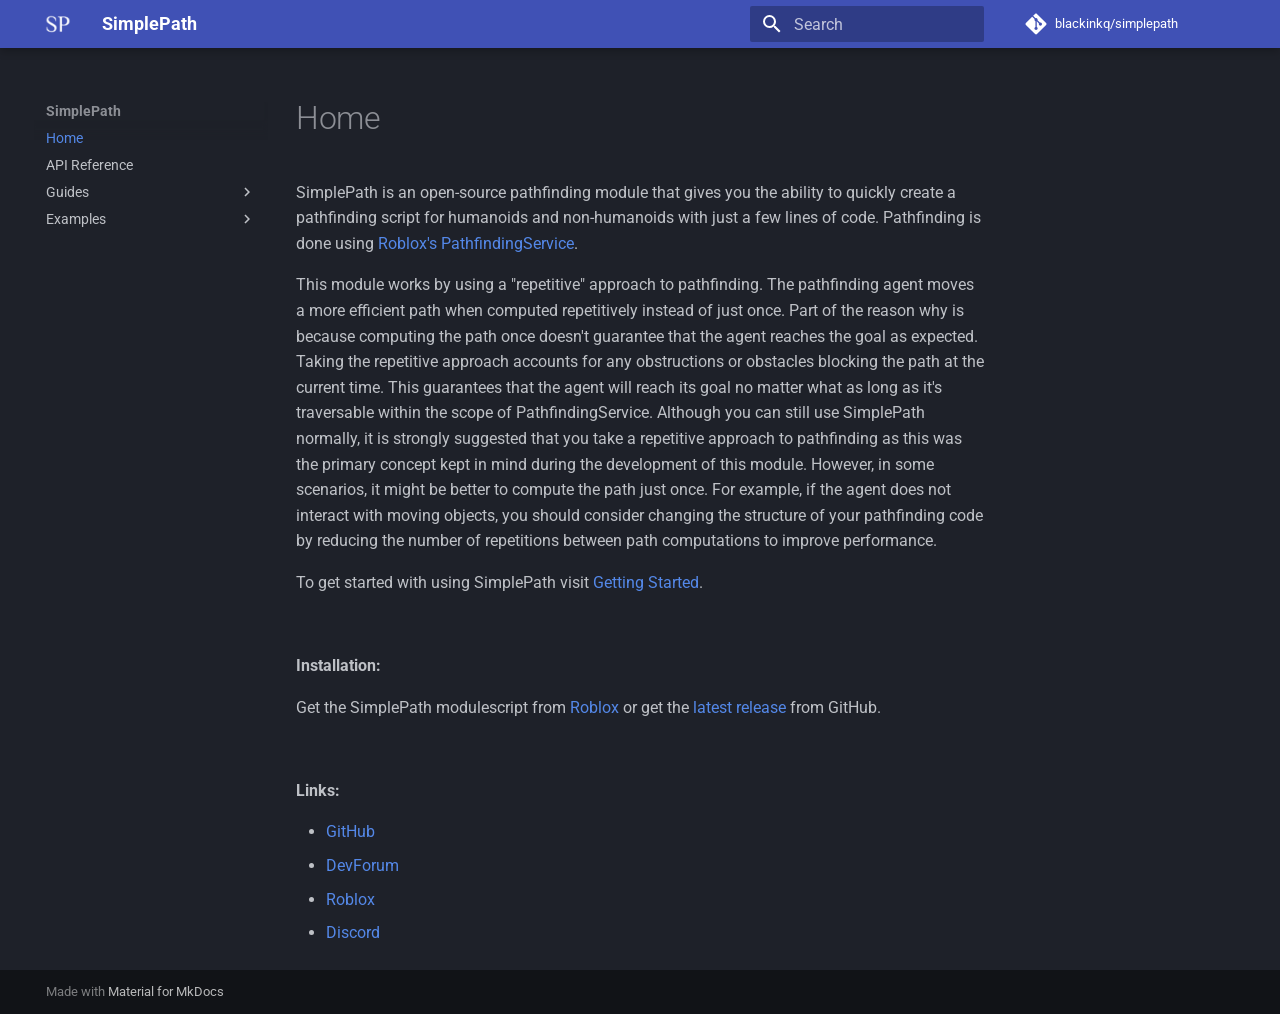
<file: index.html>
<!doctype html>
<html lang="en" class="no-js">
  <head>
    
      <meta charset="utf-8">
      <meta name="viewport" content="width=device-width,initial-scale=1">
      
        <meta name="description" content="SimplePath is an open-source pathfinding module that gives you the ability to quickly create a pathfinding script for humanoids and non-humanoids with just a few lines of code.">
      
      
      
        <link rel="canonical" href="https://blackinkq.github.io/simplepath/">
      
      
      
        <link rel="next" href="api-reference/">
      
      
        
      
      
      <link rel="icon" href="assets/logo.png">
      <meta name="generator" content="mkdocs-1.6.1, mkdocs-material-9.7.6">
    
    
      
        <title>SimplePath</title>
      
    
    
      <link rel="stylesheet" href="assets/stylesheets/main.484c7ddc.min.css">
      
        
        <link rel="stylesheet" href="assets/stylesheets/palette.ab4e12ef.min.css">
      
      


    
    
      
    
    
      
        
        
        <link rel="preconnect" href="https://fonts.gstatic.com" crossorigin>
        <link rel="stylesheet" href="https://fonts.googleapis.com/css?family=Roboto:300,300i,400,400i,700,700i%7CRoboto+Mono:400,400i,700,700i&display=fallback">
        <style>:root{--md-text-font:"Roboto";--md-code-font:"Roboto Mono"}</style>
      
    
    
      <link rel="stylesheet" href="stylesheets/extra.css">
    
    <script>__md_scope=new URL(".",location),__md_hash=e=>[...e].reduce(((e,_)=>(e<<5)-e+_.charCodeAt(0)),0),__md_get=(e,_=localStorage,t=__md_scope)=>JSON.parse(_.getItem(t.pathname+"."+e)),__md_set=(e,_,t=localStorage,a=__md_scope)=>{try{t.setItem(a.pathname+"."+e,JSON.stringify(_))}catch(e){}}</script>
    
      

    
    
  </head>
  
  
    
    
      
    
    
    
    
    <body dir="ltr" data-md-color-scheme="slate" data-md-color-primary="indigo" data-md-color-accent="deep-orange">
  
    
    <input class="md-toggle" data-md-toggle="drawer" type="checkbox" id="__drawer" autocomplete="off">
    <input class="md-toggle" data-md-toggle="search" type="checkbox" id="__search" autocomplete="off">
    <label class="md-overlay" for="__drawer"></label>
    <div data-md-component="skip">
      
    </div>
    <div data-md-component="announce">
      
    </div>
    
    
      

  

<header class="md-header md-header--shadow" data-md-component="header">
  <nav class="md-header__inner md-grid" aria-label="Header">
    <a href="." title="SimplePath" class="md-header__button md-logo" aria-label="SimplePath" data-md-component="logo">
      
  <img src="assets/logo.png" alt="logo">

    </a>
    <label class="md-header__button md-icon" for="__drawer">
      
      <svg xmlns="http://www.w3.org/2000/svg" viewBox="0 0 24 24"><path d="M3 6h18v2H3zm0 5h18v2H3zm0 5h18v2H3z"/></svg>
    </label>
    <div class="md-header__title" data-md-component="header-title">
      <div class="md-header__ellipsis">
        <div class="md-header__topic">
          <span class="md-ellipsis">
            SimplePath
          </span>
        </div>
        <div class="md-header__topic" data-md-component="header-topic">
          <span class="md-ellipsis">
            
              Home
            
          </span>
        </div>
      </div>
    </div>
    
      
        <form class="md-header__option" data-md-component="palette">
  
    
    
    
    <input class="md-option" data-md-color-media="" data-md-color-scheme="slate" data-md-color-primary="indigo" data-md-color-accent="deep-orange"  aria-hidden="true"  type="radio" name="__palette" id="__palette_0">
    
  
</form>
      
    
    
      <script>var palette=__md_get("__palette");if(palette&&palette.color){if("(prefers-color-scheme)"===palette.color.media){var media=matchMedia("(prefers-color-scheme: light)"),input=document.querySelector(media.matches?"[data-md-color-media='(prefers-color-scheme: light)']":"[data-md-color-media='(prefers-color-scheme: dark)']");palette.color.media=input.getAttribute("data-md-color-media"),palette.color.scheme=input.getAttribute("data-md-color-scheme"),palette.color.primary=input.getAttribute("data-md-color-primary"),palette.color.accent=input.getAttribute("data-md-color-accent")}for(var[key,value]of Object.entries(palette.color))document.body.setAttribute("data-md-color-"+key,value)}</script>
    
    
    
      
      
        <label class="md-header__button md-icon" for="__search">
          
          <svg xmlns="http://www.w3.org/2000/svg" viewBox="0 0 24 24"><path d="M9.5 3A6.5 6.5 0 0 1 16 9.5c0 1.61-.59 3.09-1.56 4.23l.27.27h.79l5 5-1.5 1.5-5-5v-.79l-.27-.27A6.52 6.52 0 0 1 9.5 16 6.5 6.5 0 0 1 3 9.5 6.5 6.5 0 0 1 9.5 3m0 2C7 5 5 7 5 9.5S7 14 9.5 14 14 12 14 9.5 12 5 9.5 5"/></svg>
        </label>
        <div class="md-search" data-md-component="search" role="dialog">
  <label class="md-search__overlay" for="__search"></label>
  <div class="md-search__inner" role="search">
    <form class="md-search__form" name="search">
      <input type="text" class="md-search__input" name="query" aria-label="Search" placeholder="Search" autocapitalize="off" autocorrect="off" autocomplete="off" spellcheck="false" data-md-component="search-query" required>
      <label class="md-search__icon md-icon" for="__search">
        
        <svg xmlns="http://www.w3.org/2000/svg" viewBox="0 0 24 24"><path d="M9.5 3A6.5 6.5 0 0 1 16 9.5c0 1.61-.59 3.09-1.56 4.23l.27.27h.79l5 5-1.5 1.5-5-5v-.79l-.27-.27A6.52 6.52 0 0 1 9.5 16 6.5 6.5 0 0 1 3 9.5 6.5 6.5 0 0 1 9.5 3m0 2C7 5 5 7 5 9.5S7 14 9.5 14 14 12 14 9.5 12 5 9.5 5"/></svg>
        
        <svg xmlns="http://www.w3.org/2000/svg" viewBox="0 0 24 24"><path d="M20 11v2H8l5.5 5.5-1.42 1.42L4.16 12l7.92-7.92L13.5 5.5 8 11z"/></svg>
      </label>
      <nav class="md-search__options" aria-label="Search">
        
        <button type="reset" class="md-search__icon md-icon" title="Clear" aria-label="Clear" tabindex="-1">
          
          <svg xmlns="http://www.w3.org/2000/svg" viewBox="0 0 24 24"><path d="M19 6.41 17.59 5 12 10.59 6.41 5 5 6.41 10.59 12 5 17.59 6.41 19 12 13.41 17.59 19 19 17.59 13.41 12z"/></svg>
        </button>
      </nav>
      
    </form>
    <div class="md-search__output">
      <div class="md-search__scrollwrap" tabindex="0" data-md-scrollfix>
        <div class="md-search-result" data-md-component="search-result">
          <div class="md-search-result__meta">
            Initializing search
          </div>
          <ol class="md-search-result__list" role="presentation"></ol>
        </div>
      </div>
    </div>
  </div>
</div>
      
    
    
      <div class="md-header__source">
        <a href="https://github.com/blackinkq/simplepath" title="Go to repository" class="md-source" data-md-component="source">
  <div class="md-source__icon md-icon">
    
    <svg xmlns="http://www.w3.org/2000/svg" viewBox="0 0 448 512"><!--! Font Awesome Free 7.1.0 by @fontawesome - https://fontawesome.com License - https://fontawesome.com/license/free (Icons: CC BY 4.0, Fonts: SIL OFL 1.1, Code: MIT License) Copyright 2025 Fonticons, Inc.--><path d="M439.6 236.1 244 40.5c-5.4-5.5-12.8-8.5-20.4-8.5s-15 3-20.4 8.4L162.5 81l51.5 51.5c27.1-9.1 52.7 16.8 43.4 43.7l49.7 49.7c34.2-11.8 61.2 31 35.5 56.7-26.5 26.5-70.2-2.9-56-37.3L240.3 199v121.9c25.3 12.5 22.3 41.8 9.1 55-6.4 6.4-15.2 10.1-24.3 10.1s-17.8-3.6-24.3-10.1c-17.6-17.6-11.1-46.9 11.2-56v-123c-20.8-8.5-24.6-30.7-18.6-45L142.6 101 8.5 235.1C3 240.6 0 247.9 0 255.5s3 15 8.5 20.4l195.6 195.7c5.4 5.4 12.7 8.4 20.4 8.4s15-3 20.4-8.4l194.7-194.7c5.4-5.4 8.4-12.8 8.4-20.4s-3-15-8.4-20.4"/></svg>
  </div>
  <div class="md-source__repository">
    blackinkq/simplepath
  </div>
</a>
      </div>
    
  </nav>
  
</header>
    
    <div class="md-container" data-md-component="container">
      
      
        
          
        
      
      <main class="md-main" data-md-component="main">
        <div class="md-main__inner md-grid">
          
            
              
              <div class="md-sidebar md-sidebar--primary" data-md-component="sidebar" data-md-type="navigation" >
                <div class="md-sidebar__scrollwrap">
                  <div class="md-sidebar__inner">
                    



<nav class="md-nav md-nav--primary" aria-label="Navigation" data-md-level="0">
  <label class="md-nav__title" for="__drawer">
    <a href="." title="SimplePath" class="md-nav__button md-logo" aria-label="SimplePath" data-md-component="logo">
      
  <img src="assets/logo.png" alt="logo">

    </a>
    SimplePath
  </label>
  
    <div class="md-nav__source">
      <a href="https://github.com/blackinkq/simplepath" title="Go to repository" class="md-source" data-md-component="source">
  <div class="md-source__icon md-icon">
    
    <svg xmlns="http://www.w3.org/2000/svg" viewBox="0 0 448 512"><!--! Font Awesome Free 7.1.0 by @fontawesome - https://fontawesome.com License - https://fontawesome.com/license/free (Icons: CC BY 4.0, Fonts: SIL OFL 1.1, Code: MIT License) Copyright 2025 Fonticons, Inc.--><path d="M439.6 236.1 244 40.5c-5.4-5.5-12.8-8.5-20.4-8.5s-15 3-20.4 8.4L162.5 81l51.5 51.5c27.1-9.1 52.7 16.8 43.4 43.7l49.7 49.7c34.2-11.8 61.2 31 35.5 56.7-26.5 26.5-70.2-2.9-56-37.3L240.3 199v121.9c25.3 12.5 22.3 41.8 9.1 55-6.4 6.4-15.2 10.1-24.3 10.1s-17.8-3.6-24.3-10.1c-17.6-17.6-11.1-46.9 11.2-56v-123c-20.8-8.5-24.6-30.7-18.6-45L142.6 101 8.5 235.1C3 240.6 0 247.9 0 255.5s3 15 8.5 20.4l195.6 195.7c5.4 5.4 12.7 8.4 20.4 8.4s15-3 20.4-8.4l194.7-194.7c5.4-5.4 8.4-12.8 8.4-20.4s-3-15-8.4-20.4"/></svg>
  </div>
  <div class="md-source__repository">
    blackinkq/simplepath
  </div>
</a>
    </div>
  
  <ul class="md-nav__list" data-md-scrollfix>
    
      
      
  
  
    
  
  
  
    <li class="md-nav__item md-nav__item--active">
      
      <input class="md-nav__toggle md-toggle" type="checkbox" id="__toc">
      
      
      
      <a href="." class="md-nav__link md-nav__link--active">
        
  
  
  <span class="md-ellipsis">
    
  
    Home
  

    
  </span>
  
  

      </a>
      
    </li>
  

    
      
      
  
  
  
  
    <li class="md-nav__item">
      <a href="api-reference/" class="md-nav__link">
        
  
  
  <span class="md-ellipsis">
    
  
    API Reference
  

    
  </span>
  
  

      </a>
    </li>
  

    
      
      
  
  
  
  
    
    
    
    
    
    <li class="md-nav__item md-nav__item--nested">
      
        
        
        <input class="md-nav__toggle md-toggle " type="checkbox" id="__nav_3" >
        
          
          <label class="md-nav__link" for="__nav_3" id="__nav_3_label" tabindex="0">
            
  
  
  <span class="md-ellipsis">
    
  
    Guides
  

    
  </span>
  
  

            <span class="md-nav__icon md-icon"></span>
          </label>
        
        <nav class="md-nav" data-md-level="1" aria-labelledby="__nav_3_label" aria-expanded="false">
          <label class="md-nav__title" for="__nav_3">
            <span class="md-nav__icon md-icon"></span>
            
  
    Guides
  

          </label>
          <ul class="md-nav__list" data-md-scrollfix>
            
              
                
  
  
  
  
    <li class="md-nav__item">
      <a href="guides/getting-started/" class="md-nav__link">
        
  
  
  <span class="md-ellipsis">
    
  
    Getting Started
  

    
  </span>
  
  

      </a>
    </li>
  

              
            
          </ul>
        </nav>
      
    </li>
  

    
      
      
  
  
  
  
    
    
    
    
    
    <li class="md-nav__item md-nav__item--nested">
      
        
        
        <input class="md-nav__toggle md-toggle " type="checkbox" id="__nav_4" >
        
          
          <label class="md-nav__link" for="__nav_4" id="__nav_4_label" tabindex="0">
            
  
  
  <span class="md-ellipsis">
    
  
    Examples
  

    
  </span>
  
  

            <span class="md-nav__icon md-icon"></span>
          </label>
        
        <nav class="md-nav" data-md-level="1" aria-labelledby="__nav_4_label" aria-expanded="false">
          <label class="md-nav__title" for="__nav_4">
            <span class="md-nav__icon md-icon"></span>
            
  
    Examples
  

          </label>
          <ul class="md-nav__list" data-md-scrollfix>
            
              
                
  
  
  
  
    <li class="md-nav__item">
      <a href="examples/humanoid/" class="md-nav__link">
        
  
  
  <span class="md-ellipsis">
    
  
    Humanoid
  

    
  </span>
  
  

      </a>
    </li>
  

              
            
              
                
  
  
  
  
    <li class="md-nav__item">
      <a href="examples/non-humanoid/" class="md-nav__link">
        
  
  
  <span class="md-ellipsis">
    
  
    Non-Humanoid
  

    
  </span>
  
  

      </a>
    </li>
  

              
            
          </ul>
        </nav>
      
    </li>
  

    
  </ul>
</nav>
                  </div>
                </div>
              </div>
            
            
              
              <div class="md-sidebar md-sidebar--secondary" data-md-component="sidebar" data-md-type="toc" >
                <div class="md-sidebar__scrollwrap">
                  <div class="md-sidebar__inner">
                    

<nav class="md-nav md-nav--secondary" aria-label="Table of contents">
  
  
  
  
</nav>
                  </div>
                </div>
              </div>
            
          
          
            <div class="md-content" data-md-component="content">
              
              <article class="md-content__inner md-typeset">
                
                  


  
  


  <h1>Home</h1>

<p>SimplePath is an open-source pathfinding module that gives you the ability to quickly create a pathfinding script for humanoids and non-humanoids with just a few lines of code. Pathfinding is done using <a href="https://developer.roblox.com/en-us/api-reference/class/PathfindingService">Roblox's PathfindingService</a>.</p>
<p>This module works by using a "repetitive" approach to pathfinding. The pathfinding agent moves a more efficient path when computed repetitively instead of just once. Part of the reason why is because computing the path once doesn't guarantee that the agent reaches the goal as expected. Taking the repetitive approach accounts for any obstructions or obstacles blocking the path at the current time. This guarantees that the agent will reach its goal no matter what as long as it's traversable within the scope of PathfindingService. Although you can still use SimplePath normally, it is strongly suggested that you take a repetitive approach to pathfinding as this was the primary concept kept in mind during the development of this module. However, in some scenarios, it might be better to compute the path just once. For example, if the agent does not interact with moving objects, you should consider changing the structure of your pathfinding code by reducing the number of repetitions between path computations to improve performance.</p>
<p>To get started with using SimplePath visit <a href="guides/getting-started/">Getting Started</a>.</p>
<p><br></p>
<p><strong>Installation:</strong></p>
<p>Get the SimplePath modulescript from <a href="https://www.roblox.com/library/6744337775/SimplePath-Pathfinding-Module">Roblox</a> or get the <a href="https://github.com/V3N0M-Z/RBLX-SimplePath/releases">latest release</a> from GitHub.</p>
<p><br></p>
<p><strong>Links:</strong></p>
<ul>
<li><a href=https://github.com/blackinkq/simplepath target=_blank>GitHub</a></li>
<li><a href=https://devforum.roblox.com/t/1196762 target=_blank>DevForum</a></li>
<li><a href=https://www.roblox.com/library/6744337775/SimplePath-Pathfinding-Module target=_blank>Roblox</a></li>
<li><a href=https://discord.gg/44nzKyBM7B target=_blank>Discord</a></li>
</ul>












                
              </article>
            </div>
          
          
<script>var target=document.getElementById(location.hash.slice(1));target&&target.name&&(target.checked=target.name.startsWith("__tabbed_"))</script>
        </div>
        
      </main>
      
        <footer class="md-footer">
  
  <div class="md-footer-meta md-typeset">
    <div class="md-footer-meta__inner md-grid">
      <div class="md-copyright">
  
  
    Made with
    <a href="https://squidfunk.github.io/mkdocs-material/" target="_blank" rel="noopener">
      Material for MkDocs
    </a>
  
</div>
      
    </div>
  </div>
</footer>
      
    </div>
    <div class="md-dialog" data-md-component="dialog">
      <div class="md-dialog__inner md-typeset"></div>
    </div>
    
    
    
      
      
      <script id="__config" type="application/json">{"annotate": null, "base": ".", "features": ["content.code.annotate"], "search": "assets/javascripts/workers/search.2c215733.min.js", "tags": null, "translations": {"clipboard.copied": "Copied to clipboard", "clipboard.copy": "Copy to clipboard", "search.result.more.one": "1 more on this page", "search.result.more.other": "# more on this page", "search.result.none": "No matching documents", "search.result.one": "1 matching document", "search.result.other": "# matching documents", "search.result.placeholder": "Type to start searching", "search.result.term.missing": "Missing", "select.version": "Select version"}, "version": null}</script>
    
    
      <script src="assets/javascripts/bundle.79ae519e.min.js"></script>
      
    
  </body>
</html>
</file>
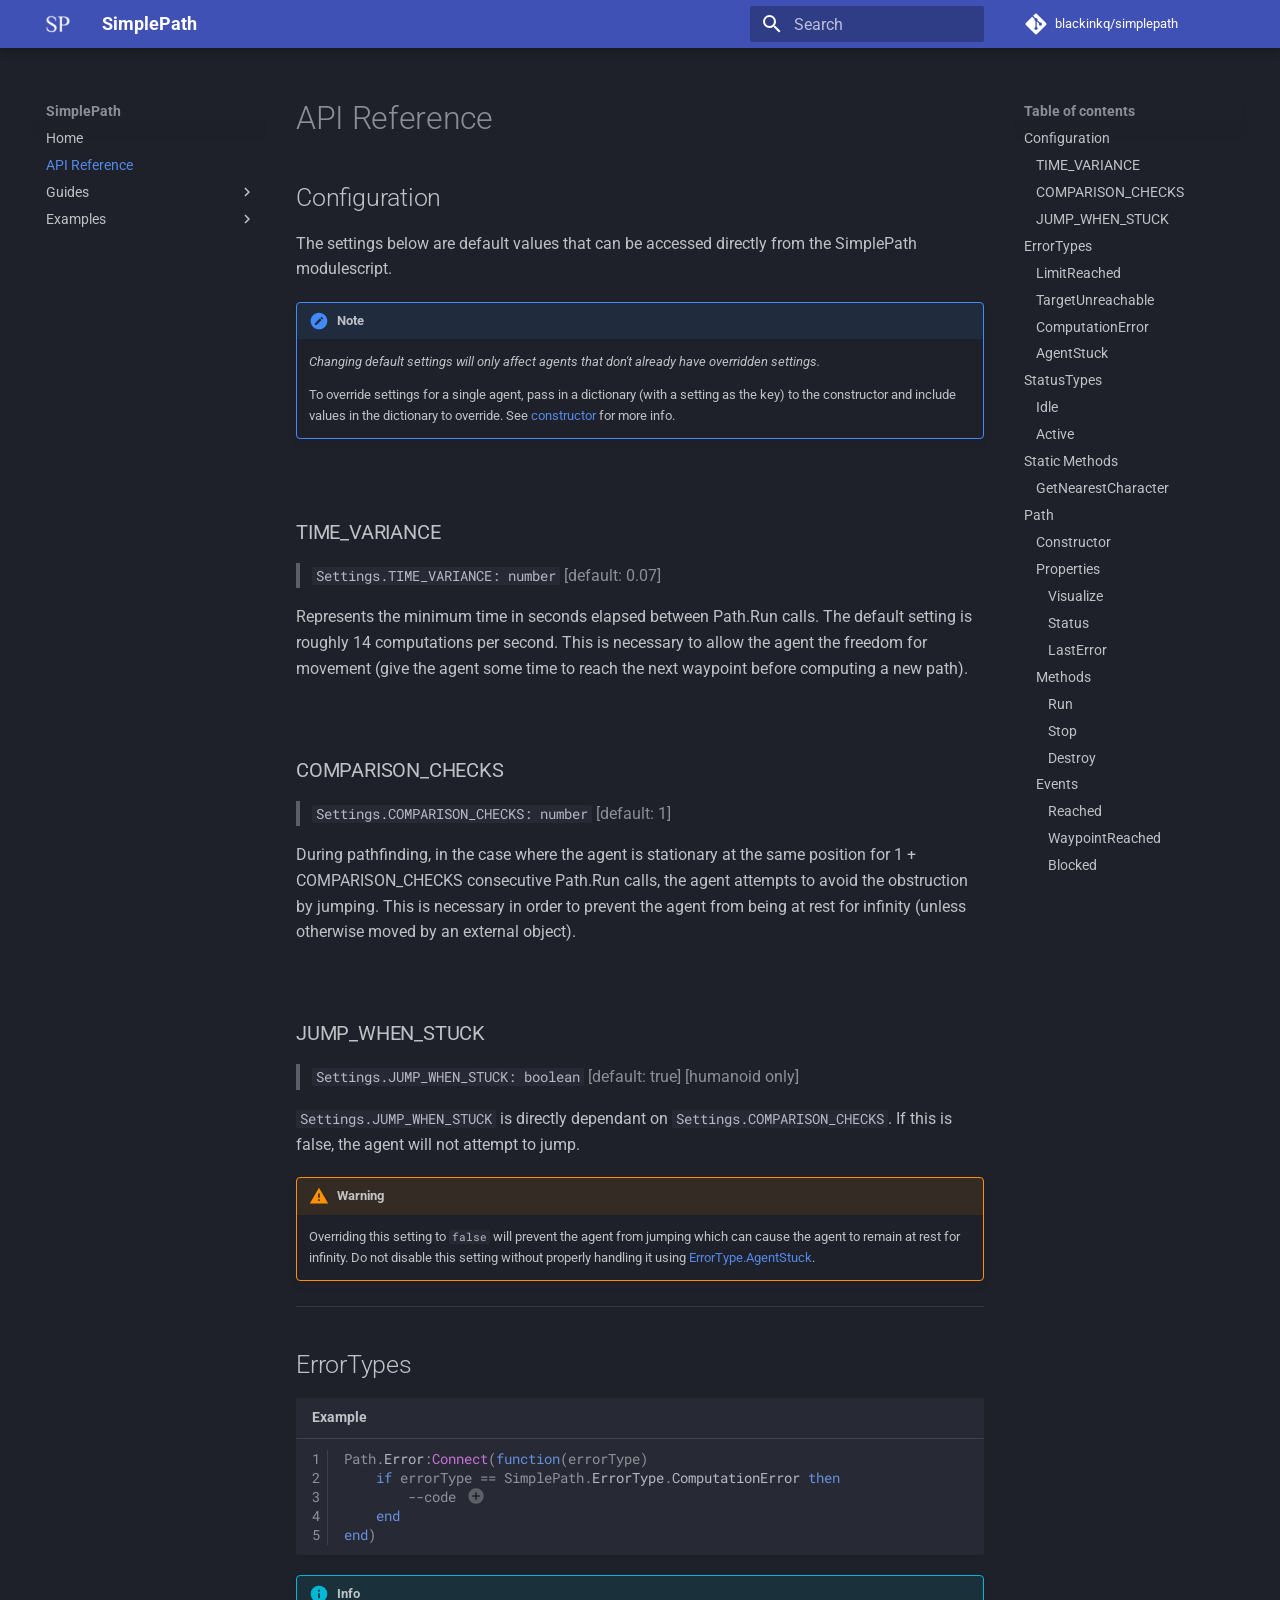
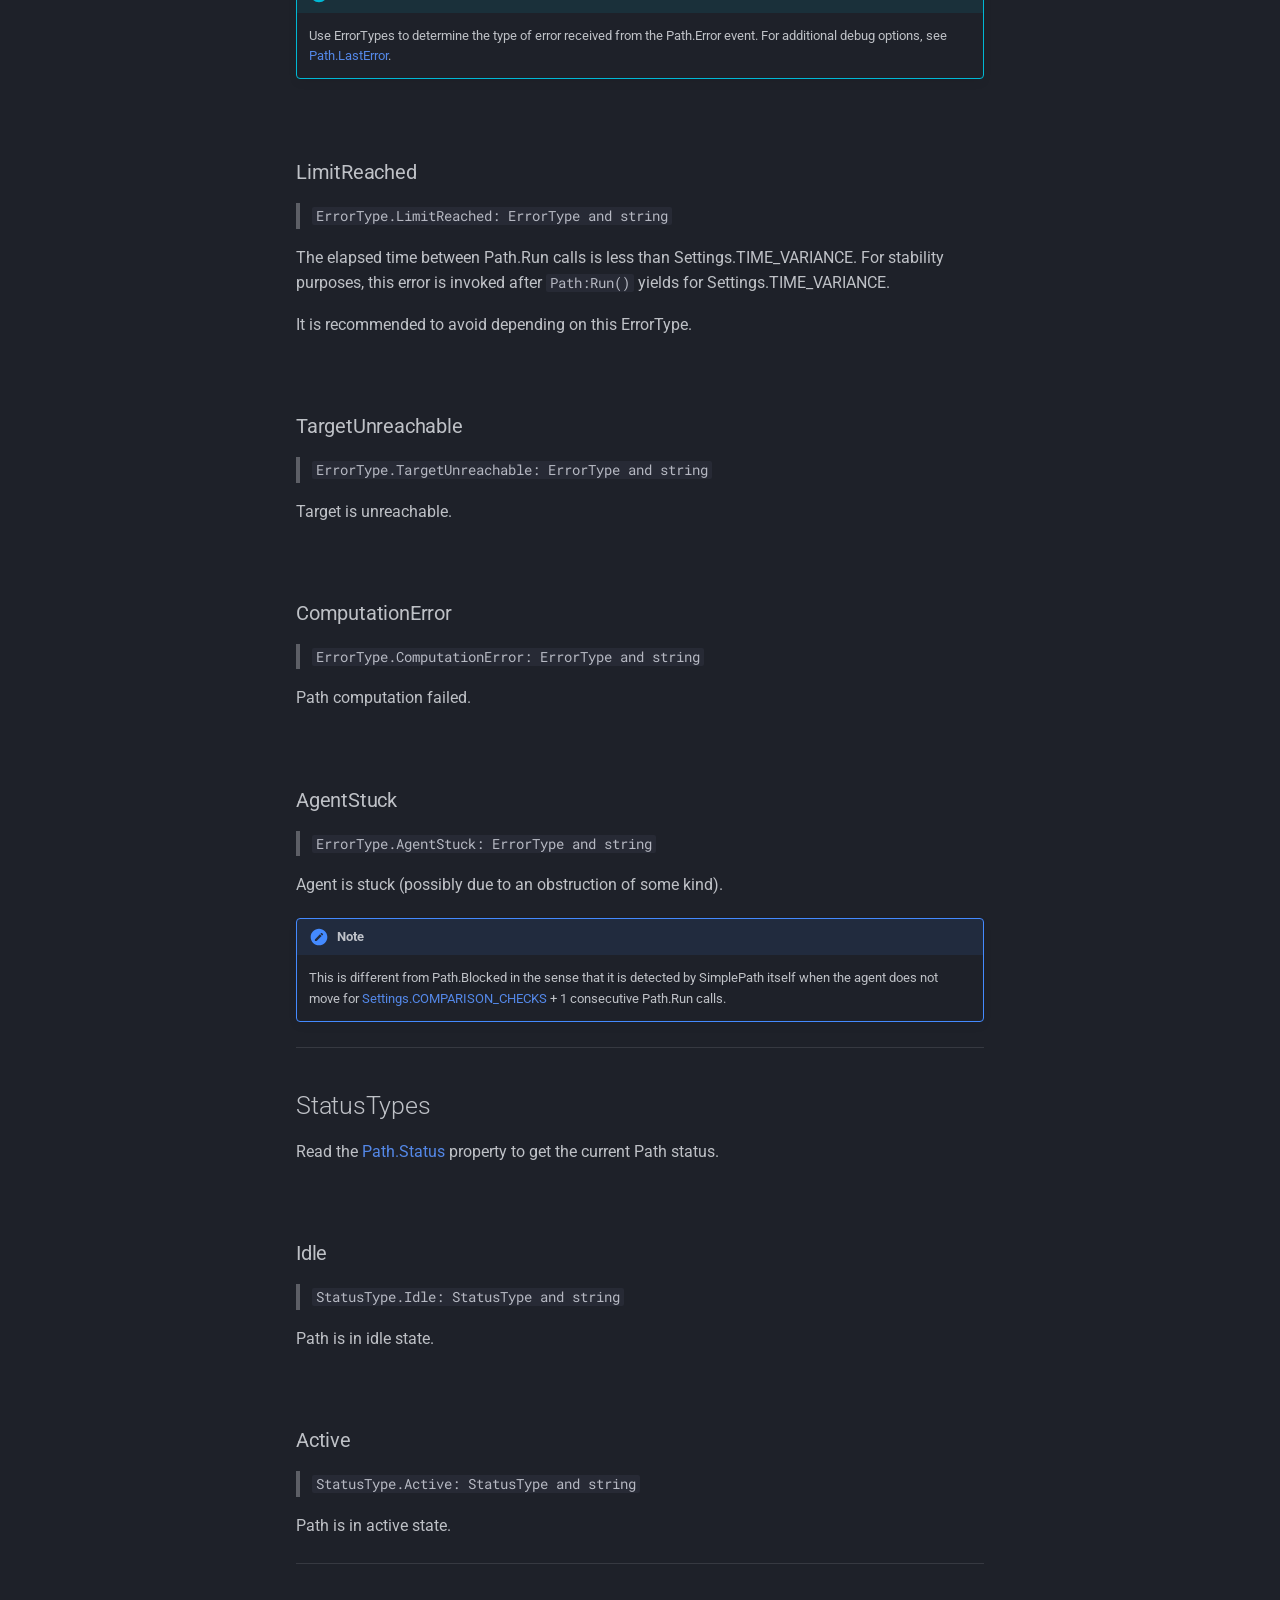
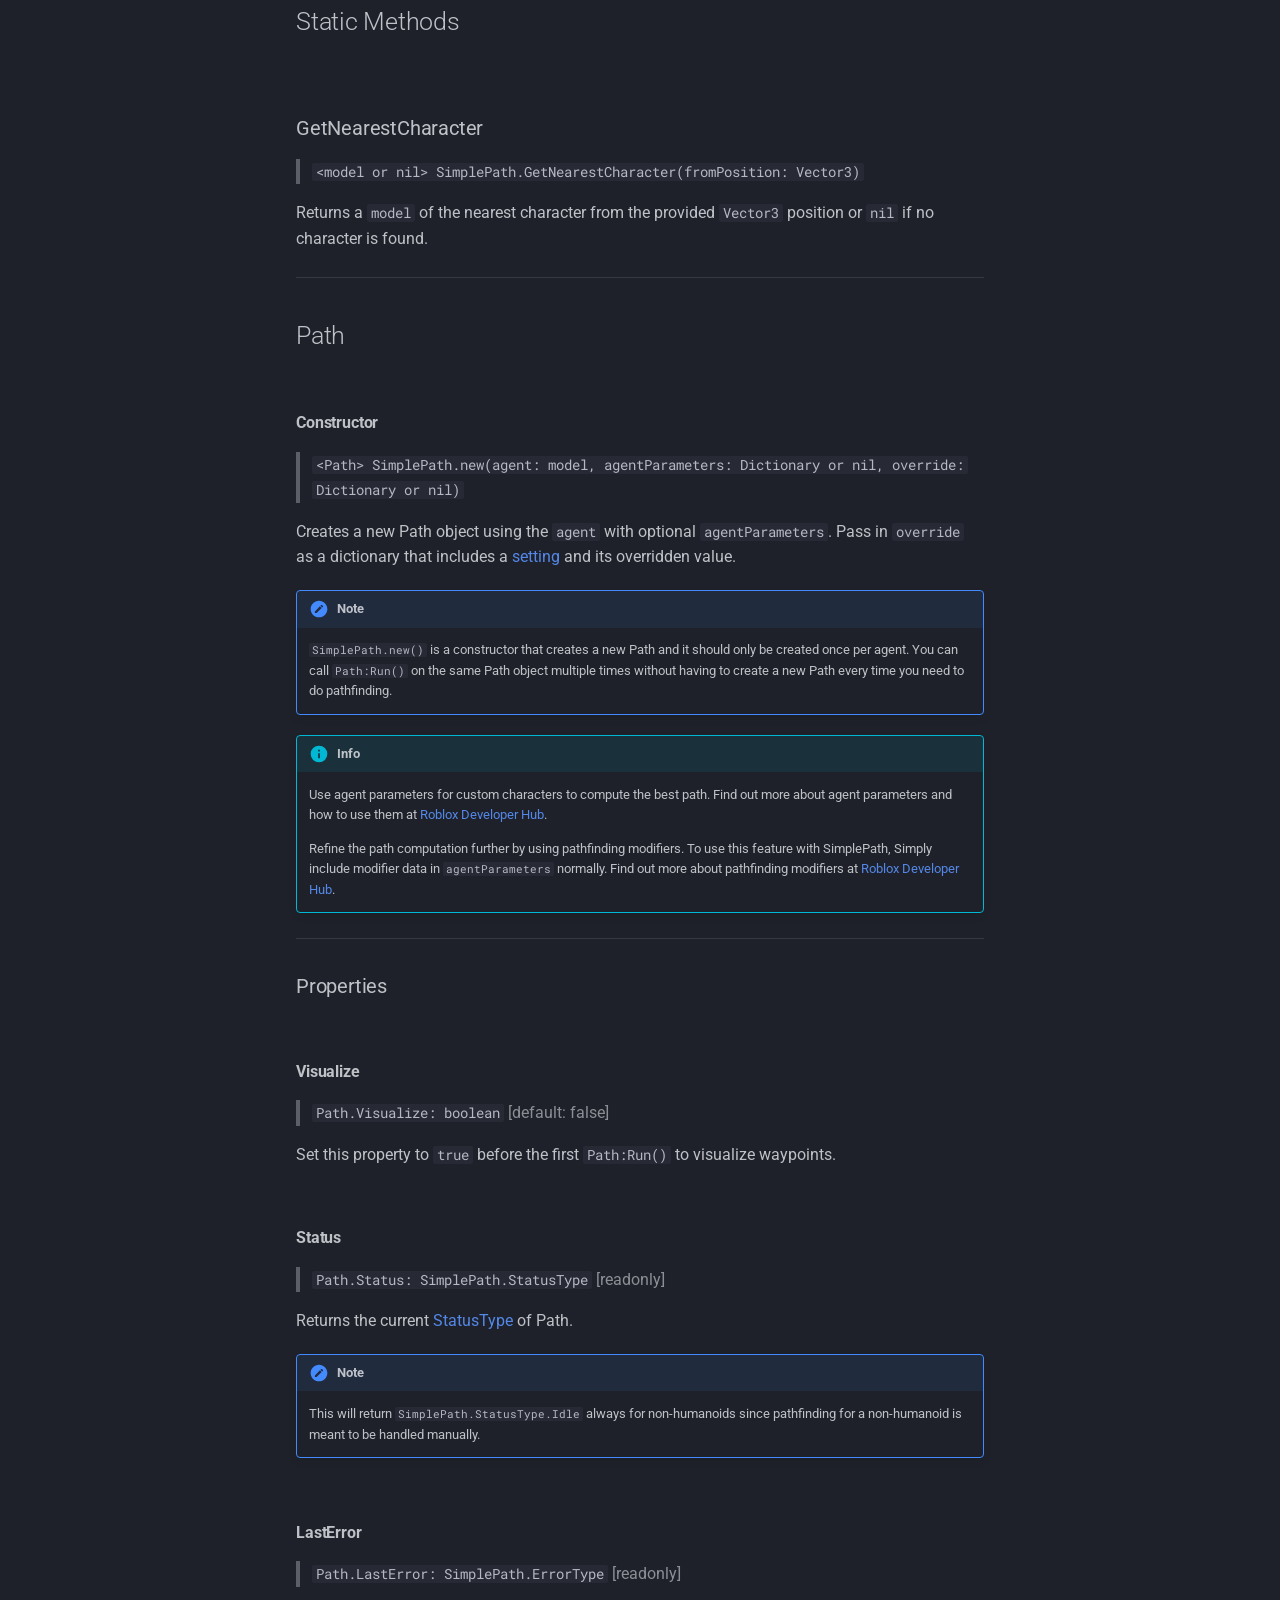
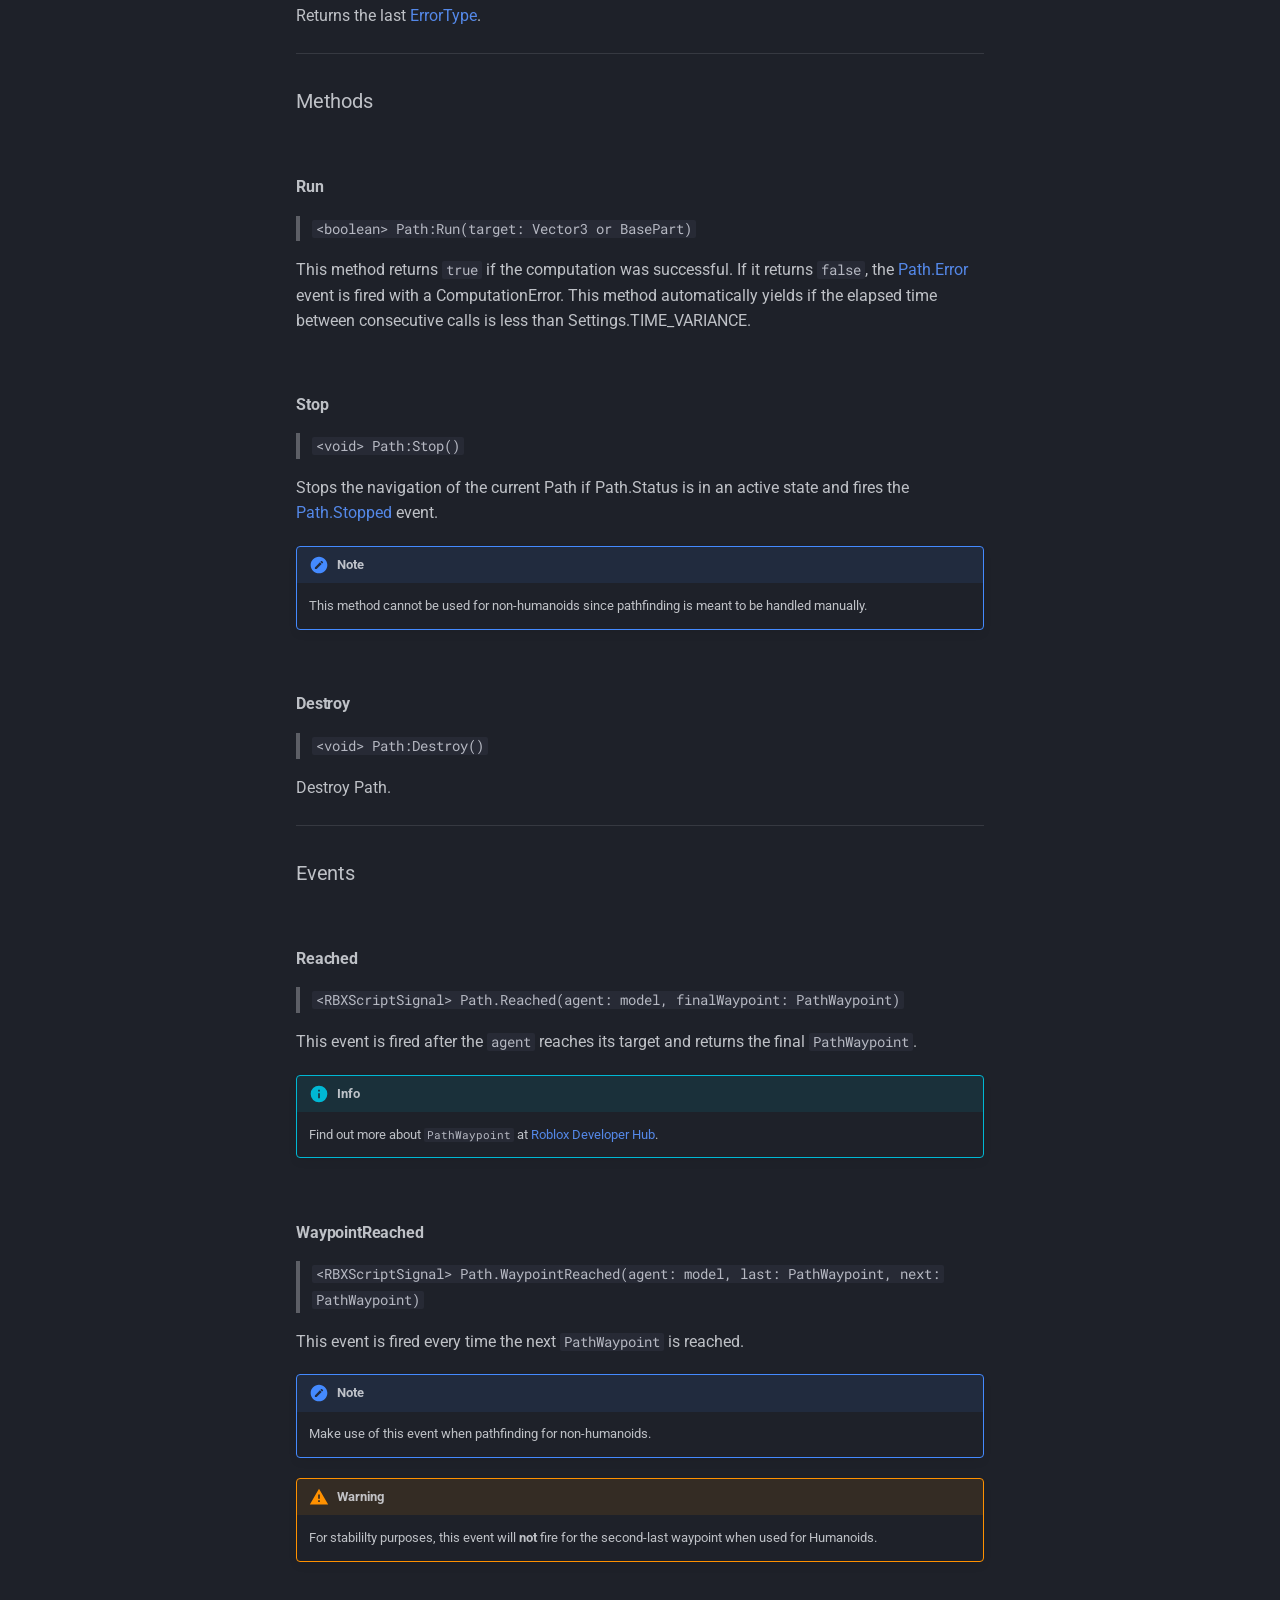
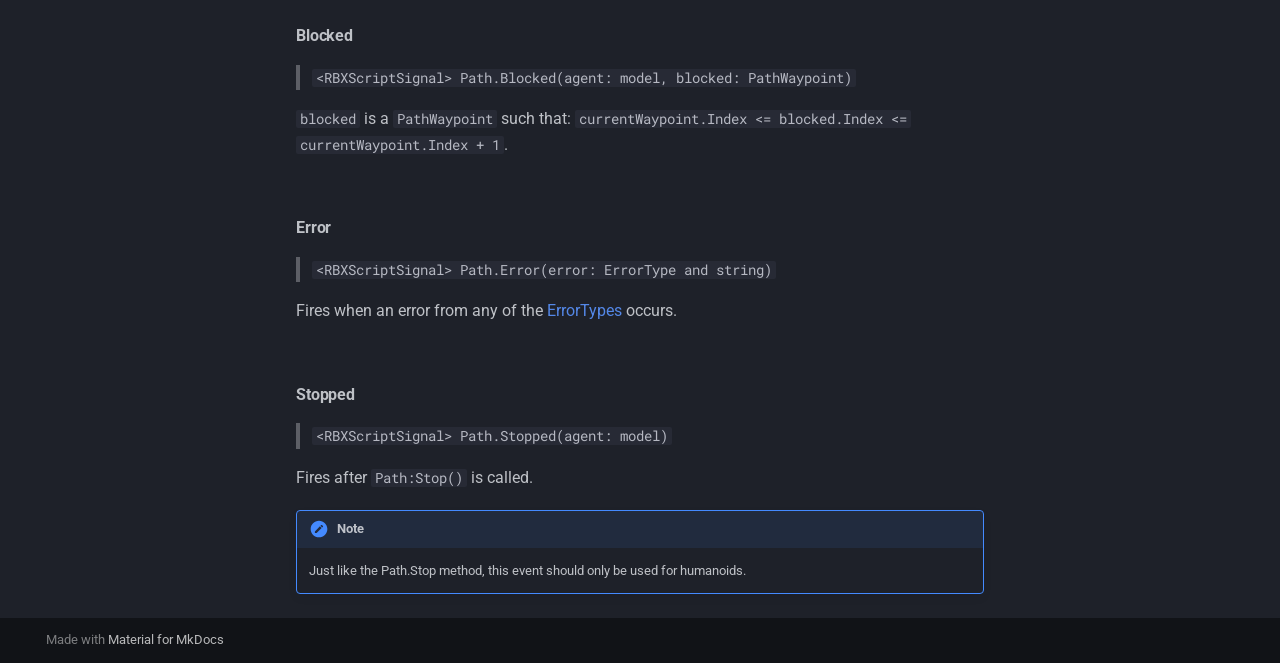
<file: api-reference/index.html>
<!doctype html>
<html lang="en" class="no-js">
  <head>
    
      <meta charset="utf-8">
      <meta name="viewport" content="width=device-width,initial-scale=1">
      
        <meta name="description" content="SimplePath is an open-source pathfinding module that gives you the ability to quickly create a pathfinding script for humanoids and non-humanoids with just a few lines of code.">
      
      
      
        <link rel="canonical" href="https://blackinkq.github.io/simplepath/api-reference/">
      
      
        <link rel="prev" href="..">
      
      
        <link rel="next" href="../guides/getting-started/">
      
      
        
      
      
      <link rel="icon" href="../assets/logo.png">
      <meta name="generator" content="mkdocs-1.6.1, mkdocs-material-9.7.6">
    
    
      
        <title>API Reference - SimplePath</title>
      
    
    
      <link rel="stylesheet" href="../assets/stylesheets/main.484c7ddc.min.css">
      
        
        <link rel="stylesheet" href="../assets/stylesheets/palette.ab4e12ef.min.css">
      
      


    
    
      
    
    
      
        
        
        <link rel="preconnect" href="https://fonts.gstatic.com" crossorigin>
        <link rel="stylesheet" href="https://fonts.googleapis.com/css?family=Roboto:300,300i,400,400i,700,700i%7CRoboto+Mono:400,400i,700,700i&display=fallback">
        <style>:root{--md-text-font:"Roboto";--md-code-font:"Roboto Mono"}</style>
      
    
    
      <link rel="stylesheet" href="../stylesheets/extra.css">
    
    <script>__md_scope=new URL("..",location),__md_hash=e=>[...e].reduce(((e,_)=>(e<<5)-e+_.charCodeAt(0)),0),__md_get=(e,_=localStorage,t=__md_scope)=>JSON.parse(_.getItem(t.pathname+"."+e)),__md_set=(e,_,t=localStorage,a=__md_scope)=>{try{t.setItem(a.pathname+"."+e,JSON.stringify(_))}catch(e){}}</script>
    
      

    
    
  </head>
  
  
    
    
      
    
    
    
    
    <body dir="ltr" data-md-color-scheme="slate" data-md-color-primary="indigo" data-md-color-accent="deep-orange">
  
    
    <input class="md-toggle" data-md-toggle="drawer" type="checkbox" id="__drawer" autocomplete="off">
    <input class="md-toggle" data-md-toggle="search" type="checkbox" id="__search" autocomplete="off">
    <label class="md-overlay" for="__drawer"></label>
    <div data-md-component="skip">
      
        
        <a href="#configuration" class="md-skip">
          Skip to content
        </a>
      
    </div>
    <div data-md-component="announce">
      
    </div>
    
    
      

  

<header class="md-header md-header--shadow" data-md-component="header">
  <nav class="md-header__inner md-grid" aria-label="Header">
    <a href=".." title="SimplePath" class="md-header__button md-logo" aria-label="SimplePath" data-md-component="logo">
      
  <img src="../assets/logo.png" alt="logo">

    </a>
    <label class="md-header__button md-icon" for="__drawer">
      
      <svg xmlns="http://www.w3.org/2000/svg" viewBox="0 0 24 24"><path d="M3 6h18v2H3zm0 5h18v2H3zm0 5h18v2H3z"/></svg>
    </label>
    <div class="md-header__title" data-md-component="header-title">
      <div class="md-header__ellipsis">
        <div class="md-header__topic">
          <span class="md-ellipsis">
            SimplePath
          </span>
        </div>
        <div class="md-header__topic" data-md-component="header-topic">
          <span class="md-ellipsis">
            
              API Reference
            
          </span>
        </div>
      </div>
    </div>
    
      
        <form class="md-header__option" data-md-component="palette">
  
    
    
    
    <input class="md-option" data-md-color-media="" data-md-color-scheme="slate" data-md-color-primary="indigo" data-md-color-accent="deep-orange"  aria-hidden="true"  type="radio" name="__palette" id="__palette_0">
    
  
</form>
      
    
    
      <script>var palette=__md_get("__palette");if(palette&&palette.color){if("(prefers-color-scheme)"===palette.color.media){var media=matchMedia("(prefers-color-scheme: light)"),input=document.querySelector(media.matches?"[data-md-color-media='(prefers-color-scheme: light)']":"[data-md-color-media='(prefers-color-scheme: dark)']");palette.color.media=input.getAttribute("data-md-color-media"),palette.color.scheme=input.getAttribute("data-md-color-scheme"),palette.color.primary=input.getAttribute("data-md-color-primary"),palette.color.accent=input.getAttribute("data-md-color-accent")}for(var[key,value]of Object.entries(palette.color))document.body.setAttribute("data-md-color-"+key,value)}</script>
    
    
    
      
      
        <label class="md-header__button md-icon" for="__search">
          
          <svg xmlns="http://www.w3.org/2000/svg" viewBox="0 0 24 24"><path d="M9.5 3A6.5 6.5 0 0 1 16 9.5c0 1.61-.59 3.09-1.56 4.23l.27.27h.79l5 5-1.5 1.5-5-5v-.79l-.27-.27A6.52 6.52 0 0 1 9.5 16 6.5 6.5 0 0 1 3 9.5 6.5 6.5 0 0 1 9.5 3m0 2C7 5 5 7 5 9.5S7 14 9.5 14 14 12 14 9.5 12 5 9.5 5"/></svg>
        </label>
        <div class="md-search" data-md-component="search" role="dialog">
  <label class="md-search__overlay" for="__search"></label>
  <div class="md-search__inner" role="search">
    <form class="md-search__form" name="search">
      <input type="text" class="md-search__input" name="query" aria-label="Search" placeholder="Search" autocapitalize="off" autocorrect="off" autocomplete="off" spellcheck="false" data-md-component="search-query" required>
      <label class="md-search__icon md-icon" for="__search">
        
        <svg xmlns="http://www.w3.org/2000/svg" viewBox="0 0 24 24"><path d="M9.5 3A6.5 6.5 0 0 1 16 9.5c0 1.61-.59 3.09-1.56 4.23l.27.27h.79l5 5-1.5 1.5-5-5v-.79l-.27-.27A6.52 6.52 0 0 1 9.5 16 6.5 6.5 0 0 1 3 9.5 6.5 6.5 0 0 1 9.5 3m0 2C7 5 5 7 5 9.5S7 14 9.5 14 14 12 14 9.5 12 5 9.5 5"/></svg>
        
        <svg xmlns="http://www.w3.org/2000/svg" viewBox="0 0 24 24"><path d="M20 11v2H8l5.5 5.5-1.42 1.42L4.16 12l7.92-7.92L13.5 5.5 8 11z"/></svg>
      </label>
      <nav class="md-search__options" aria-label="Search">
        
        <button type="reset" class="md-search__icon md-icon" title="Clear" aria-label="Clear" tabindex="-1">
          
          <svg xmlns="http://www.w3.org/2000/svg" viewBox="0 0 24 24"><path d="M19 6.41 17.59 5 12 10.59 6.41 5 5 6.41 10.59 12 5 17.59 6.41 19 12 13.41 17.59 19 19 17.59 13.41 12z"/></svg>
        </button>
      </nav>
      
    </form>
    <div class="md-search__output">
      <div class="md-search__scrollwrap" tabindex="0" data-md-scrollfix>
        <div class="md-search-result" data-md-component="search-result">
          <div class="md-search-result__meta">
            Initializing search
          </div>
          <ol class="md-search-result__list" role="presentation"></ol>
        </div>
      </div>
    </div>
  </div>
</div>
      
    
    
      <div class="md-header__source">
        <a href="https://github.com/blackinkq/simplepath" title="Go to repository" class="md-source" data-md-component="source">
  <div class="md-source__icon md-icon">
    
    <svg xmlns="http://www.w3.org/2000/svg" viewBox="0 0 448 512"><!--! Font Awesome Free 7.1.0 by @fontawesome - https://fontawesome.com License - https://fontawesome.com/license/free (Icons: CC BY 4.0, Fonts: SIL OFL 1.1, Code: MIT License) Copyright 2025 Fonticons, Inc.--><path d="M439.6 236.1 244 40.5c-5.4-5.5-12.8-8.5-20.4-8.5s-15 3-20.4 8.4L162.5 81l51.5 51.5c27.1-9.1 52.7 16.8 43.4 43.7l49.7 49.7c34.2-11.8 61.2 31 35.5 56.7-26.5 26.5-70.2-2.9-56-37.3L240.3 199v121.9c25.3 12.5 22.3 41.8 9.1 55-6.4 6.4-15.2 10.1-24.3 10.1s-17.8-3.6-24.3-10.1c-17.6-17.6-11.1-46.9 11.2-56v-123c-20.8-8.5-24.6-30.7-18.6-45L142.6 101 8.5 235.1C3 240.6 0 247.9 0 255.5s3 15 8.5 20.4l195.6 195.7c5.4 5.4 12.7 8.4 20.4 8.4s15-3 20.4-8.4l194.7-194.7c5.4-5.4 8.4-12.8 8.4-20.4s-3-15-8.4-20.4"/></svg>
  </div>
  <div class="md-source__repository">
    blackinkq/simplepath
  </div>
</a>
      </div>
    
  </nav>
  
</header>
    
    <div class="md-container" data-md-component="container">
      
      
        
          
        
      
      <main class="md-main" data-md-component="main">
        <div class="md-main__inner md-grid">
          
            
              
              <div class="md-sidebar md-sidebar--primary" data-md-component="sidebar" data-md-type="navigation" >
                <div class="md-sidebar__scrollwrap">
                  <div class="md-sidebar__inner">
                    



<nav class="md-nav md-nav--primary" aria-label="Navigation" data-md-level="0">
  <label class="md-nav__title" for="__drawer">
    <a href=".." title="SimplePath" class="md-nav__button md-logo" aria-label="SimplePath" data-md-component="logo">
      
  <img src="../assets/logo.png" alt="logo">

    </a>
    SimplePath
  </label>
  
    <div class="md-nav__source">
      <a href="https://github.com/blackinkq/simplepath" title="Go to repository" class="md-source" data-md-component="source">
  <div class="md-source__icon md-icon">
    
    <svg xmlns="http://www.w3.org/2000/svg" viewBox="0 0 448 512"><!--! Font Awesome Free 7.1.0 by @fontawesome - https://fontawesome.com License - https://fontawesome.com/license/free (Icons: CC BY 4.0, Fonts: SIL OFL 1.1, Code: MIT License) Copyright 2025 Fonticons, Inc.--><path d="M439.6 236.1 244 40.5c-5.4-5.5-12.8-8.5-20.4-8.5s-15 3-20.4 8.4L162.5 81l51.5 51.5c27.1-9.1 52.7 16.8 43.4 43.7l49.7 49.7c34.2-11.8 61.2 31 35.5 56.7-26.5 26.5-70.2-2.9-56-37.3L240.3 199v121.9c25.3 12.5 22.3 41.8 9.1 55-6.4 6.4-15.2 10.1-24.3 10.1s-17.8-3.6-24.3-10.1c-17.6-17.6-11.1-46.9 11.2-56v-123c-20.8-8.5-24.6-30.7-18.6-45L142.6 101 8.5 235.1C3 240.6 0 247.9 0 255.5s3 15 8.5 20.4l195.6 195.7c5.4 5.4 12.7 8.4 20.4 8.4s15-3 20.4-8.4l194.7-194.7c5.4-5.4 8.4-12.8 8.4-20.4s-3-15-8.4-20.4"/></svg>
  </div>
  <div class="md-source__repository">
    blackinkq/simplepath
  </div>
</a>
    </div>
  
  <ul class="md-nav__list" data-md-scrollfix>
    
      
      
  
  
  
  
    <li class="md-nav__item">
      <a href=".." class="md-nav__link">
        
  
  
  <span class="md-ellipsis">
    
  
    Home
  

    
  </span>
  
  

      </a>
    </li>
  

    
      
      
  
  
    
  
  
  
    <li class="md-nav__item md-nav__item--active">
      
      <input class="md-nav__toggle md-toggle" type="checkbox" id="__toc">
      
      
      
        <label class="md-nav__link md-nav__link--active" for="__toc">
          
  
  
  <span class="md-ellipsis">
    
  
    API Reference
  

    
  </span>
  
  

          <span class="md-nav__icon md-icon"></span>
        </label>
      
      <a href="./" class="md-nav__link md-nav__link--active">
        
  
  
  <span class="md-ellipsis">
    
  
    API Reference
  

    
  </span>
  
  

      </a>
      
        

<nav class="md-nav md-nav--secondary" aria-label="Table of contents">
  
  
  
  
    <label class="md-nav__title" for="__toc">
      <span class="md-nav__icon md-icon"></span>
      Table of contents
    </label>
    <ul class="md-nav__list" data-md-component="toc" data-md-scrollfix>
      
        <li class="md-nav__item">
  <a href="#configuration" class="md-nav__link">
    <span class="md-ellipsis">
      
        Configuration
      
    </span>
  </a>
  
    <nav class="md-nav" aria-label="Configuration">
      <ul class="md-nav__list">
        
          <li class="md-nav__item">
  <a href="#time_variance" class="md-nav__link">
    <span class="md-ellipsis">
      
        TIME_VARIANCE
      
    </span>
  </a>
  
</li>
        
          <li class="md-nav__item">
  <a href="#comparison_checks" class="md-nav__link">
    <span class="md-ellipsis">
      
        COMPARISON_CHECKS
      
    </span>
  </a>
  
</li>
        
          <li class="md-nav__item">
  <a href="#jump_when_stuck" class="md-nav__link">
    <span class="md-ellipsis">
      
        JUMP_WHEN_STUCK
      
    </span>
  </a>
  
</li>
        
      </ul>
    </nav>
  
</li>
      
        <li class="md-nav__item">
  <a href="#errortypes" class="md-nav__link">
    <span class="md-ellipsis">
      
        ErrorTypes
      
    </span>
  </a>
  
    <nav class="md-nav" aria-label="ErrorTypes">
      <ul class="md-nav__list">
        
          <li class="md-nav__item">
  <a href="#limitreached" class="md-nav__link">
    <span class="md-ellipsis">
      
        LimitReached
      
    </span>
  </a>
  
</li>
        
          <li class="md-nav__item">
  <a href="#targetunreachable" class="md-nav__link">
    <span class="md-ellipsis">
      
        TargetUnreachable
      
    </span>
  </a>
  
</li>
        
          <li class="md-nav__item">
  <a href="#computationerror" class="md-nav__link">
    <span class="md-ellipsis">
      
        ComputationError
      
    </span>
  </a>
  
</li>
        
          <li class="md-nav__item">
  <a href="#agentstuck" class="md-nav__link">
    <span class="md-ellipsis">
      
        AgentStuck
      
    </span>
  </a>
  
</li>
        
      </ul>
    </nav>
  
</li>
      
        <li class="md-nav__item">
  <a href="#statustypes" class="md-nav__link">
    <span class="md-ellipsis">
      
        StatusTypes
      
    </span>
  </a>
  
    <nav class="md-nav" aria-label="StatusTypes">
      <ul class="md-nav__list">
        
          <li class="md-nav__item">
  <a href="#idle" class="md-nav__link">
    <span class="md-ellipsis">
      
        Idle
      
    </span>
  </a>
  
</li>
        
          <li class="md-nav__item">
  <a href="#active" class="md-nav__link">
    <span class="md-ellipsis">
      
        Active
      
    </span>
  </a>
  
</li>
        
      </ul>
    </nav>
  
</li>
      
        <li class="md-nav__item">
  <a href="#static-methods" class="md-nav__link">
    <span class="md-ellipsis">
      
        Static Methods
      
    </span>
  </a>
  
    <nav class="md-nav" aria-label="Static Methods">
      <ul class="md-nav__list">
        
          <li class="md-nav__item">
  <a href="#getnearestcharacter" class="md-nav__link">
    <span class="md-ellipsis">
      
        GetNearestCharacter
      
    </span>
  </a>
  
</li>
        
      </ul>
    </nav>
  
</li>
      
        <li class="md-nav__item">
  <a href="#path" class="md-nav__link">
    <span class="md-ellipsis">
      
        Path
      
    </span>
  </a>
  
    <nav class="md-nav" aria-label="Path">
      <ul class="md-nav__list">
        
          <li class="md-nav__item">
  <a href="#constructor" class="md-nav__link">
    <span class="md-ellipsis">
      
        Constructor
      
    </span>
  </a>
  
</li>
        
          <li class="md-nav__item">
  <a href="#properties" class="md-nav__link">
    <span class="md-ellipsis">
      
        Properties
      
    </span>
  </a>
  
    <nav class="md-nav" aria-label="Properties">
      <ul class="md-nav__list">
        
          <li class="md-nav__item">
  <a href="#visualize" class="md-nav__link">
    <span class="md-ellipsis">
      
        Visualize
      
    </span>
  </a>
  
</li>
        
          <li class="md-nav__item">
  <a href="#status" class="md-nav__link">
    <span class="md-ellipsis">
      
        Status
      
    </span>
  </a>
  
</li>
        
          <li class="md-nav__item">
  <a href="#lasterror" class="md-nav__link">
    <span class="md-ellipsis">
      
        LastError
      
    </span>
  </a>
  
</li>
        
      </ul>
    </nav>
  
</li>
        
          <li class="md-nav__item">
  <a href="#methods" class="md-nav__link">
    <span class="md-ellipsis">
      
        Methods
      
    </span>
  </a>
  
    <nav class="md-nav" aria-label="Methods">
      <ul class="md-nav__list">
        
          <li class="md-nav__item">
  <a href="#run" class="md-nav__link">
    <span class="md-ellipsis">
      
        Run
      
    </span>
  </a>
  
</li>
        
          <li class="md-nav__item">
  <a href="#stop" class="md-nav__link">
    <span class="md-ellipsis">
      
        Stop
      
    </span>
  </a>
  
</li>
        
          <li class="md-nav__item">
  <a href="#destroy" class="md-nav__link">
    <span class="md-ellipsis">
      
        Destroy
      
    </span>
  </a>
  
</li>
        
      </ul>
    </nav>
  
</li>
        
          <li class="md-nav__item">
  <a href="#events" class="md-nav__link">
    <span class="md-ellipsis">
      
        Events
      
    </span>
  </a>
  
    <nav class="md-nav" aria-label="Events">
      <ul class="md-nav__list">
        
          <li class="md-nav__item">
  <a href="#reached" class="md-nav__link">
    <span class="md-ellipsis">
      
        Reached
      
    </span>
  </a>
  
</li>
        
          <li class="md-nav__item">
  <a href="#waypointreached" class="md-nav__link">
    <span class="md-ellipsis">
      
        WaypointReached
      
    </span>
  </a>
  
</li>
        
          <li class="md-nav__item">
  <a href="#blocked" class="md-nav__link">
    <span class="md-ellipsis">
      
        Blocked
      
    </span>
  </a>
  
</li>
        
          <li class="md-nav__item">
  <a href="#error" class="md-nav__link">
    <span class="md-ellipsis">
      
        Error
      
    </span>
  </a>
  
</li>
        
          <li class="md-nav__item">
  <a href="#stopped" class="md-nav__link">
    <span class="md-ellipsis">
      
        Stopped
      
    </span>
  </a>
  
</li>
        
      </ul>
    </nav>
  
</li>
        
      </ul>
    </nav>
  
</li>
      
    </ul>
  
</nav>
      
    </li>
  

    
      
      
  
  
  
  
    
    
    
    
    
    <li class="md-nav__item md-nav__item--nested">
      
        
        
        <input class="md-nav__toggle md-toggle " type="checkbox" id="__nav_3" >
        
          
          <label class="md-nav__link" for="__nav_3" id="__nav_3_label" tabindex="0">
            
  
  
  <span class="md-ellipsis">
    
  
    Guides
  

    
  </span>
  
  

            <span class="md-nav__icon md-icon"></span>
          </label>
        
        <nav class="md-nav" data-md-level="1" aria-labelledby="__nav_3_label" aria-expanded="false">
          <label class="md-nav__title" for="__nav_3">
            <span class="md-nav__icon md-icon"></span>
            
  
    Guides
  

          </label>
          <ul class="md-nav__list" data-md-scrollfix>
            
              
                
  
  
  
  
    <li class="md-nav__item">
      <a href="../guides/getting-started/" class="md-nav__link">
        
  
  
  <span class="md-ellipsis">
    
  
    Getting Started
  

    
  </span>
  
  

      </a>
    </li>
  

              
            
          </ul>
        </nav>
      
    </li>
  

    
      
      
  
  
  
  
    
    
    
    
    
    <li class="md-nav__item md-nav__item--nested">
      
        
        
        <input class="md-nav__toggle md-toggle " type="checkbox" id="__nav_4" >
        
          
          <label class="md-nav__link" for="__nav_4" id="__nav_4_label" tabindex="0">
            
  
  
  <span class="md-ellipsis">
    
  
    Examples
  

    
  </span>
  
  

            <span class="md-nav__icon md-icon"></span>
          </label>
        
        <nav class="md-nav" data-md-level="1" aria-labelledby="__nav_4_label" aria-expanded="false">
          <label class="md-nav__title" for="__nav_4">
            <span class="md-nav__icon md-icon"></span>
            
  
    Examples
  

          </label>
          <ul class="md-nav__list" data-md-scrollfix>
            
              
                
  
  
  
  
    <li class="md-nav__item">
      <a href="../examples/humanoid/" class="md-nav__link">
        
  
  
  <span class="md-ellipsis">
    
  
    Humanoid
  

    
  </span>
  
  

      </a>
    </li>
  

              
            
              
                
  
  
  
  
    <li class="md-nav__item">
      <a href="../examples/non-humanoid/" class="md-nav__link">
        
  
  
  <span class="md-ellipsis">
    
  
    Non-Humanoid
  

    
  </span>
  
  

      </a>
    </li>
  

              
            
          </ul>
        </nav>
      
    </li>
  

    
  </ul>
</nav>
                  </div>
                </div>
              </div>
            
            
              
              <div class="md-sidebar md-sidebar--secondary" data-md-component="sidebar" data-md-type="toc" >
                <div class="md-sidebar__scrollwrap">
                  <div class="md-sidebar__inner">
                    

<nav class="md-nav md-nav--secondary" aria-label="Table of contents">
  
  
  
  
    <label class="md-nav__title" for="__toc">
      <span class="md-nav__icon md-icon"></span>
      Table of contents
    </label>
    <ul class="md-nav__list" data-md-component="toc" data-md-scrollfix>
      
        <li class="md-nav__item">
  <a href="#configuration" class="md-nav__link">
    <span class="md-ellipsis">
      
        Configuration
      
    </span>
  </a>
  
    <nav class="md-nav" aria-label="Configuration">
      <ul class="md-nav__list">
        
          <li class="md-nav__item">
  <a href="#time_variance" class="md-nav__link">
    <span class="md-ellipsis">
      
        TIME_VARIANCE
      
    </span>
  </a>
  
</li>
        
          <li class="md-nav__item">
  <a href="#comparison_checks" class="md-nav__link">
    <span class="md-ellipsis">
      
        COMPARISON_CHECKS
      
    </span>
  </a>
  
</li>
        
          <li class="md-nav__item">
  <a href="#jump_when_stuck" class="md-nav__link">
    <span class="md-ellipsis">
      
        JUMP_WHEN_STUCK
      
    </span>
  </a>
  
</li>
        
      </ul>
    </nav>
  
</li>
      
        <li class="md-nav__item">
  <a href="#errortypes" class="md-nav__link">
    <span class="md-ellipsis">
      
        ErrorTypes
      
    </span>
  </a>
  
    <nav class="md-nav" aria-label="ErrorTypes">
      <ul class="md-nav__list">
        
          <li class="md-nav__item">
  <a href="#limitreached" class="md-nav__link">
    <span class="md-ellipsis">
      
        LimitReached
      
    </span>
  </a>
  
</li>
        
          <li class="md-nav__item">
  <a href="#targetunreachable" class="md-nav__link">
    <span class="md-ellipsis">
      
        TargetUnreachable
      
    </span>
  </a>
  
</li>
        
          <li class="md-nav__item">
  <a href="#computationerror" class="md-nav__link">
    <span class="md-ellipsis">
      
        ComputationError
      
    </span>
  </a>
  
</li>
        
          <li class="md-nav__item">
  <a href="#agentstuck" class="md-nav__link">
    <span class="md-ellipsis">
      
        AgentStuck
      
    </span>
  </a>
  
</li>
        
      </ul>
    </nav>
  
</li>
      
        <li class="md-nav__item">
  <a href="#statustypes" class="md-nav__link">
    <span class="md-ellipsis">
      
        StatusTypes
      
    </span>
  </a>
  
    <nav class="md-nav" aria-label="StatusTypes">
      <ul class="md-nav__list">
        
          <li class="md-nav__item">
  <a href="#idle" class="md-nav__link">
    <span class="md-ellipsis">
      
        Idle
      
    </span>
  </a>
  
</li>
        
          <li class="md-nav__item">
  <a href="#active" class="md-nav__link">
    <span class="md-ellipsis">
      
        Active
      
    </span>
  </a>
  
</li>
        
      </ul>
    </nav>
  
</li>
      
        <li class="md-nav__item">
  <a href="#static-methods" class="md-nav__link">
    <span class="md-ellipsis">
      
        Static Methods
      
    </span>
  </a>
  
    <nav class="md-nav" aria-label="Static Methods">
      <ul class="md-nav__list">
        
          <li class="md-nav__item">
  <a href="#getnearestcharacter" class="md-nav__link">
    <span class="md-ellipsis">
      
        GetNearestCharacter
      
    </span>
  </a>
  
</li>
        
      </ul>
    </nav>
  
</li>
      
        <li class="md-nav__item">
  <a href="#path" class="md-nav__link">
    <span class="md-ellipsis">
      
        Path
      
    </span>
  </a>
  
    <nav class="md-nav" aria-label="Path">
      <ul class="md-nav__list">
        
          <li class="md-nav__item">
  <a href="#constructor" class="md-nav__link">
    <span class="md-ellipsis">
      
        Constructor
      
    </span>
  </a>
  
</li>
        
          <li class="md-nav__item">
  <a href="#properties" class="md-nav__link">
    <span class="md-ellipsis">
      
        Properties
      
    </span>
  </a>
  
    <nav class="md-nav" aria-label="Properties">
      <ul class="md-nav__list">
        
          <li class="md-nav__item">
  <a href="#visualize" class="md-nav__link">
    <span class="md-ellipsis">
      
        Visualize
      
    </span>
  </a>
  
</li>
        
          <li class="md-nav__item">
  <a href="#status" class="md-nav__link">
    <span class="md-ellipsis">
      
        Status
      
    </span>
  </a>
  
</li>
        
          <li class="md-nav__item">
  <a href="#lasterror" class="md-nav__link">
    <span class="md-ellipsis">
      
        LastError
      
    </span>
  </a>
  
</li>
        
      </ul>
    </nav>
  
</li>
        
          <li class="md-nav__item">
  <a href="#methods" class="md-nav__link">
    <span class="md-ellipsis">
      
        Methods
      
    </span>
  </a>
  
    <nav class="md-nav" aria-label="Methods">
      <ul class="md-nav__list">
        
          <li class="md-nav__item">
  <a href="#run" class="md-nav__link">
    <span class="md-ellipsis">
      
        Run
      
    </span>
  </a>
  
</li>
        
          <li class="md-nav__item">
  <a href="#stop" class="md-nav__link">
    <span class="md-ellipsis">
      
        Stop
      
    </span>
  </a>
  
</li>
        
          <li class="md-nav__item">
  <a href="#destroy" class="md-nav__link">
    <span class="md-ellipsis">
      
        Destroy
      
    </span>
  </a>
  
</li>
        
      </ul>
    </nav>
  
</li>
        
          <li class="md-nav__item">
  <a href="#events" class="md-nav__link">
    <span class="md-ellipsis">
      
        Events
      
    </span>
  </a>
  
    <nav class="md-nav" aria-label="Events">
      <ul class="md-nav__list">
        
          <li class="md-nav__item">
  <a href="#reached" class="md-nav__link">
    <span class="md-ellipsis">
      
        Reached
      
    </span>
  </a>
  
</li>
        
          <li class="md-nav__item">
  <a href="#waypointreached" class="md-nav__link">
    <span class="md-ellipsis">
      
        WaypointReached
      
    </span>
  </a>
  
</li>
        
          <li class="md-nav__item">
  <a href="#blocked" class="md-nav__link">
    <span class="md-ellipsis">
      
        Blocked
      
    </span>
  </a>
  
</li>
        
          <li class="md-nav__item">
  <a href="#error" class="md-nav__link">
    <span class="md-ellipsis">
      
        Error
      
    </span>
  </a>
  
</li>
        
          <li class="md-nav__item">
  <a href="#stopped" class="md-nav__link">
    <span class="md-ellipsis">
      
        Stopped
      
    </span>
  </a>
  
</li>
        
      </ul>
    </nav>
  
</li>
        
      </ul>
    </nav>
  
</li>
      
    </ul>
  
</nav>
                  </div>
                </div>
              </div>
            
          
          
            <div class="md-content" data-md-component="content">
              
              <article class="md-content__inner md-typeset">
                
                  


  
  


  <h1>API Reference</h1>

<h2 id="configuration">Configuration<a class="headerlink" href="#configuration" title="Permanent link">&para;</a></h2>
<p>The settings below are default values that can be accessed directly from the SimplePath modulescript.</p>
<div class="admonition note">
<p class="admonition-title">Note</p>
<p><em>Changing default settings will only affect agents that don't already have overridden settings.</em></p>
<p>To override settings for a single agent, pass in a dictionary (with a setting as the key) to the constructor and include values in the dictionary to override. See <a href="#constructor">constructor</a> for more info.</p>
</div>
<p><br></p>
<h3 id="time_variance">TIME_VARIANCE<a class="headerlink" href="#time_variance" title="Permanent link">&para;</a></h3>
<blockquote>
<p><code>Settings.TIME_VARIANCE: number</code> [default: 0.07]</p>
</blockquote>
<p>Represents the minimum time in seconds elapsed between Path.Run calls. The default setting is roughly 14 computations per second. This is necessary to allow the agent the freedom for movement (give the agent some time to reach the next waypoint before computing a new path).</p>
<p><br></p>
<h3 id="comparison_checks">COMPARISON_CHECKS<a class="headerlink" href="#comparison_checks" title="Permanent link">&para;</a></h3>
<blockquote>
<p><code>Settings.COMPARISON_CHECKS: number</code> [default: 1]</p>
</blockquote>
<p>During pathfinding, in the case where the agent is stationary at the same position for 1 + COMPARISON_CHECKS consecutive Path.Run calls, the agent attempts to avoid the obstruction by jumping. This is necessary in order to prevent the agent from being at rest for infinity (unless otherwise moved by an external object).</p>
<p><br></p>
<h3 id="jump_when_stuck">JUMP_WHEN_STUCK<a class="headerlink" href="#jump_when_stuck" title="Permanent link">&para;</a></h3>
<blockquote>
<p><code>Settings.JUMP_WHEN_STUCK: boolean</code> [default: true] [humanoid only]</p>
</blockquote>
<p><code>Settings.JUMP_WHEN_STUCK</code> is directly dependant on <code>Settings.COMPARISON_CHECKS</code>. If this is false, the agent will not attempt to jump.</p>
<div class="admonition warning">
<p class="admonition-title">Warning</p>
<p>Overriding this setting to <code>false</code> will prevent the agent from jumping which can cause the agent to remain at rest for infinity. Do not disable this setting without properly handling it using <a href="#agentstuck">ErrorType.AgentStuck</a>.</p>
</div>
<hr>

<h2 id="errortypes">ErrorTypes<a class="headerlink" href="#errortypes" title="Permanent link">&para;</a></h2>
<div class="highlight"><table class="highlighttable"><tr><th colspan="2" class="filename"><span class="filename">Example</span></th></tr><tr><td class="linenos"><div class="linenodiv"><pre><span></span><span class="normal">1</span>
<span class="normal">2</span>
<span class="normal">3</span>
<span class="normal">4</span>
<span class="normal">5</span></pre></div></td><td class="code"><div><pre><span></span><code><span class="nv">Path</span><span class="p">.</span><span class="py">Error</span><span class="p">:</span><span class="nf">Connect</span><span class="p">(</span><span class="kr">function</span><span class="p">(</span><span class="nv">errorType</span><span class="p">)</span>
<span class="w">    </span><span class="kr">if</span><span class="w"> </span><span class="nv">errorType</span><span class="w"> </span><span class="o">==</span><span class="w"> </span><span class="nv">SimplePath</span><span class="p">.</span><span class="py">ErrorType</span><span class="p">.</span><span class="py">ComputationError</span><span class="w"> </span><span class="kr">then</span>
<span class="w">        </span><span class="c1">--code (1)</span>
<span class="w">    </span><span class="kr">end</span>
<span class="kr">end</span><span class="p">)</span>
</code></pre></div></td></tr></table></div>
<ol>
<li>This code block will run whenever there's a ComputationError.</li>
</ol>
<div class="admonition info">
<p class="admonition-title">Info</p>
<p>Use ErrorTypes to determine the type of error received from the Path.Error event. For additional debug options, see <a href="#lasterror">Path.LastError</a>.</p>
</div>
<p><br></p>
<h3 id="limitreached">LimitReached<a class="headerlink" href="#limitreached" title="Permanent link">&para;</a></h3>
<blockquote>
<p><code>ErrorType.LimitReached: ErrorType and string</code></p>
</blockquote>
<p>The elapsed time between Path.Run calls is less than Settings.TIME_VARIANCE. For stability purposes, this error is invoked after <code>Path:Run()</code> yields for Settings.TIME_VARIANCE.</p>
<p>It is recommended to avoid depending on this ErrorType.</p>
<p><br></p>
<h3 id="targetunreachable">TargetUnreachable<a class="headerlink" href="#targetunreachable" title="Permanent link">&para;</a></h3>
<blockquote>
<p><code>ErrorType.TargetUnreachable: ErrorType and string</code></p>
</blockquote>
<p>Target is unreachable.</p>
<p><br></p>
<h3 id="computationerror">ComputationError<a class="headerlink" href="#computationerror" title="Permanent link">&para;</a></h3>
<blockquote>
<p><code>ErrorType.ComputationError: ErrorType and string</code></p>
</blockquote>
<p>Path computation failed.</p>
<p><br></p>
<h3 id="agentstuck">AgentStuck<a class="headerlink" href="#agentstuck" title="Permanent link">&para;</a></h3>
<blockquote>
<p><code>ErrorType.AgentStuck: ErrorType and string</code></p>
</blockquote>
<p>Agent is stuck (possibly due to an obstruction of some kind).</p>
<div class="admonition note">
<p class="admonition-title">Note</p>
<p>This is different from Path.Blocked in the sense that it is detected by SimplePath itself when the agent does not move for <a href="#comparison_checks">Settings.COMPARISON_CHECKS</a> + 1 consecutive Path.Run calls.</p>
</div>
<hr>

<h2 id="statustypes">StatusTypes<a class="headerlink" href="#statustypes" title="Permanent link">&para;</a></h2>
<p>Read the <a href="#status">Path.Status</a> property to get the current Path status.</p>
<p><br></p>
<h3 id="idle">Idle<a class="headerlink" href="#idle" title="Permanent link">&para;</a></h3>
<blockquote>
<p><code>StatusType.Idle: StatusType and string</code></p>
</blockquote>
<p>Path is in idle state.</p>
<p><br></p>
<h3 id="active">Active<a class="headerlink" href="#active" title="Permanent link">&para;</a></h3>
<blockquote>
<p><code>StatusType.Active: StatusType and string</code></p>
</blockquote>
<p>Path is in active state.</p>
<hr>

<h2 id="static-methods">Static Methods<a class="headerlink" href="#static-methods" title="Permanent link">&para;</a></h2>
<p><br></p>
<h3 id="getnearestcharacter">GetNearestCharacter<a class="headerlink" href="#getnearestcharacter" title="Permanent link">&para;</a></h3>
<blockquote>
<p><code>&lt;model or nil&gt; SimplePath.GetNearestCharacter(fromPosition: Vector3)</code> </p>
</blockquote>
<p>Returns a <code>model</code> of the nearest character from the provided <code>Vector3</code> position or <code>nil</code> if no character is found.</p>
<hr>

<h2 id="path">Path<a class="headerlink" href="#path" title="Permanent link">&para;</a></h2>
<p><br></p>
<h4 id="constructor">Constructor<a class="headerlink" href="#constructor" title="Permanent link">&para;</a></h4>
<blockquote>
<p><code>&lt;Path&gt; SimplePath.new(agent: model, agentParameters: Dictionary or nil, override: Dictionary or nil)</code></p>
</blockquote>
<p>Creates a new Path object using the <code>agent</code> with optional <code>agentParameters</code>. Pass in <code>override</code> as a dictionary that includes a <a href="#configuration">setting</a> and its overridden value.</p>
<div class="admonition note">
<p class="admonition-title">Note</p>
<p><code>SimplePath.new()</code> is a constructor that creates a new Path and it should only be created once per agent. You can call <code>Path:Run()</code> on the same Path object multiple times without having to create a new Path every time you need to do pathfinding.</p>
</div>
<div class="admonition info">
<p class="admonition-title">Info</p>
<p>Use agent parameters for custom characters to compute the best path. Find out more about agent parameters and how to use them at <a href="https://developer.roblox.com/en-us/api-reference/function/PathfindingService/CreatePath">Roblox Developer Hub</a>.</p>
<p>Refine the path computation further by using pathfinding modifiers. To use this feature with SimplePath, Simply include modifier data in <code>agentParameters</code> normally. Find out more about pathfinding modifiers at <a href="https://developer.roblox.com/en-us/api-reference/class/PathfindingService">Roblox Developer Hub</a>.</p>
</div>
<hr>

<h3 id="properties">Properties<a class="headerlink" href="#properties" title="Permanent link">&para;</a></h3>
<p><br></p>
<h4 id="visualize">Visualize<a class="headerlink" href="#visualize" title="Permanent link">&para;</a></h4>
<blockquote>
<p><code>Path.Visualize: boolean</code> [default: false]</p>
</blockquote>
<p>Set this property to <code>true</code> before the first <code>Path:Run()</code> to visualize waypoints.</p>
<p><br></p>
<h4 id="status">Status<a class="headerlink" href="#status" title="Permanent link">&para;</a></h4>
<blockquote>
<p><code>Path.Status: SimplePath.StatusType</code> [readonly]</p>
</blockquote>
<p>Returns the current <a href="#statustypes">StatusType</a> of Path.</p>
<div class="admonition note">
<p class="admonition-title">Note</p>
<p>This will return <code>SimplePath.StatusType.Idle</code> always for non-humanoids since pathfinding for a non-humanoid is meant to be handled manually.</p>
</div>
<p><br></p>
<h4 id="lasterror">LastError<a class="headerlink" href="#lasterror" title="Permanent link">&para;</a></h4>
<blockquote>
<p><code>Path.LastError: SimplePath.ErrorType</code> [readonly]</p>
</blockquote>
<p>Returns the last <a href="#errortypes">ErrorType</a>.</p>
<hr>

<h3 id="methods">Methods<a class="headerlink" href="#methods" title="Permanent link">&para;</a></h3>
<p><br></p>
<h4 id="run">Run<a class="headerlink" href="#run" title="Permanent link">&para;</a></h4>
<blockquote>
<p><code>&lt;boolean&gt; Path:Run(target: Vector3 or BasePart)</code></p>
</blockquote>
<p>This method returns <code>true</code> if the computation was successful. If it returns <code>false</code>, the <a href="#error">Path.Error</a> event is fired with a ComputationError. This method automatically yields if the elapsed time between consecutive calls is less than Settings.TIME_VARIANCE.</p>
<p><br></p>
<h4 id="stop">Stop<a class="headerlink" href="#stop" title="Permanent link">&para;</a></h4>
<blockquote>
<p><code>&lt;void&gt; Path:Stop()</code></p>
</blockquote>
<p>Stops the navigation of the current Path if Path.Status is in an active state and fires the <a href="#stopped">Path.Stopped</a> event.</p>
<div class="admonition note">
<p class="admonition-title">Note</p>
<p>This method cannot be used for non-humanoids since pathfinding is meant to be handled manually.</p>
</div>
<p><br></p>
<h4 id="destroy">Destroy<a class="headerlink" href="#destroy" title="Permanent link">&para;</a></h4>
<blockquote>
<p><code>&lt;void&gt; Path:Destroy()</code></p>
</blockquote>
<p>Destroy Path.</p>
<hr>

<h3 id="events">Events<a class="headerlink" href="#events" title="Permanent link">&para;</a></h3>
<p><br></p>
<h4 id="reached">Reached<a class="headerlink" href="#reached" title="Permanent link">&para;</a></h4>
<blockquote>
<p><code>&lt;RBXScriptSignal&gt; Path.Reached(agent: model, finalWaypoint: PathWaypoint)</code></p>
</blockquote>
<p>This event is fired after the <code>agent</code> reaches its target and returns the final <code>PathWaypoint</code>.</p>
<div class="admonition info">
<p class="admonition-title">Info</p>
<p>Find out more about <code>PathWaypoint</code> at <a href="https://developer.roblox.com/en-us/api-reference/datatype/PathWaypoint">Roblox Developer Hub</a>.</p>
</div>
<p><br></p>
<h4 id="waypointreached">WaypointReached<a class="headerlink" href="#waypointreached" title="Permanent link">&para;</a></h4>
<blockquote>
<p><code>&lt;RBXScriptSignal&gt; Path.WaypointReached(agent: model, last: PathWaypoint, next: PathWaypoint)</code></p>
</blockquote>
<p>This event is fired every time the next <code>PathWaypoint</code> is reached.</p>
<div class="admonition note">
<p class="admonition-title">Note</p>
<p>Make use of this event when pathfinding for non-humanoids.</p>
</div>
<div class="admonition warning">
<p class="admonition-title">Warning</p>
<p>For stabililty purposes, this event will <strong>not</strong> fire for the second-last waypoint when used for Humanoids.</p>
</div>
<p><br></p>
<h4 id="blocked">Blocked<a class="headerlink" href="#blocked" title="Permanent link">&para;</a></h4>
<blockquote>
<p><code>&lt;RBXScriptSignal&gt; Path.Blocked(agent: model, blocked: PathWaypoint)</code></p>
</blockquote>
<p><code>blocked</code> is a <code>PathWaypoint</code> such that: <code>currentWaypoint.Index &lt;= blocked.Index &lt;= currentWaypoint.Index + 1</code>.</p>
<p><br></p>
<h4 id="error">Error<a class="headerlink" href="#error" title="Permanent link">&para;</a></h4>
<blockquote>
<p><code>&lt;RBXScriptSignal&gt; Path.Error(error: ErrorType and string)</code></p>
</blockquote>
<p>Fires when an error from any of the <a href="#errortypes">ErrorTypes</a> occurs.</p>
<p><br></p>
<h4 id="stopped">Stopped<a class="headerlink" href="#stopped" title="Permanent link">&para;</a></h4>
<blockquote>
<p><code>&lt;RBXScriptSignal&gt; Path.Stopped(agent: model)</code></p>
</blockquote>
<p>Fires after <code>Path:Stop()</code> is called.</p>
<div class="admonition note">
<p class="admonition-title">Note</p>
<p>Just like the Path.Stop method, this event should only be used for humanoids.</p>
</div>












                
              </article>
            </div>
          
          
<script>var target=document.getElementById(location.hash.slice(1));target&&target.name&&(target.checked=target.name.startsWith("__tabbed_"))</script>
        </div>
        
      </main>
      
        <footer class="md-footer">
  
  <div class="md-footer-meta md-typeset">
    <div class="md-footer-meta__inner md-grid">
      <div class="md-copyright">
  
  
    Made with
    <a href="https://squidfunk.github.io/mkdocs-material/" target="_blank" rel="noopener">
      Material for MkDocs
    </a>
  
</div>
      
    </div>
  </div>
</footer>
      
    </div>
    <div class="md-dialog" data-md-component="dialog">
      <div class="md-dialog__inner md-typeset"></div>
    </div>
    
    
    
      
      
      <script id="__config" type="application/json">{"annotate": null, "base": "..", "features": ["content.code.annotate"], "search": "../assets/javascripts/workers/search.2c215733.min.js", "tags": null, "translations": {"clipboard.copied": "Copied to clipboard", "clipboard.copy": "Copy to clipboard", "search.result.more.one": "1 more on this page", "search.result.more.other": "# more on this page", "search.result.none": "No matching documents", "search.result.one": "1 matching document", "search.result.other": "# matching documents", "search.result.placeholder": "Type to start searching", "search.result.term.missing": "Missing", "select.version": "Select version"}, "version": null}</script>
    
    
      <script src="../assets/javascripts/bundle.79ae519e.min.js"></script>
      
    
  </body>
</html>
</file>
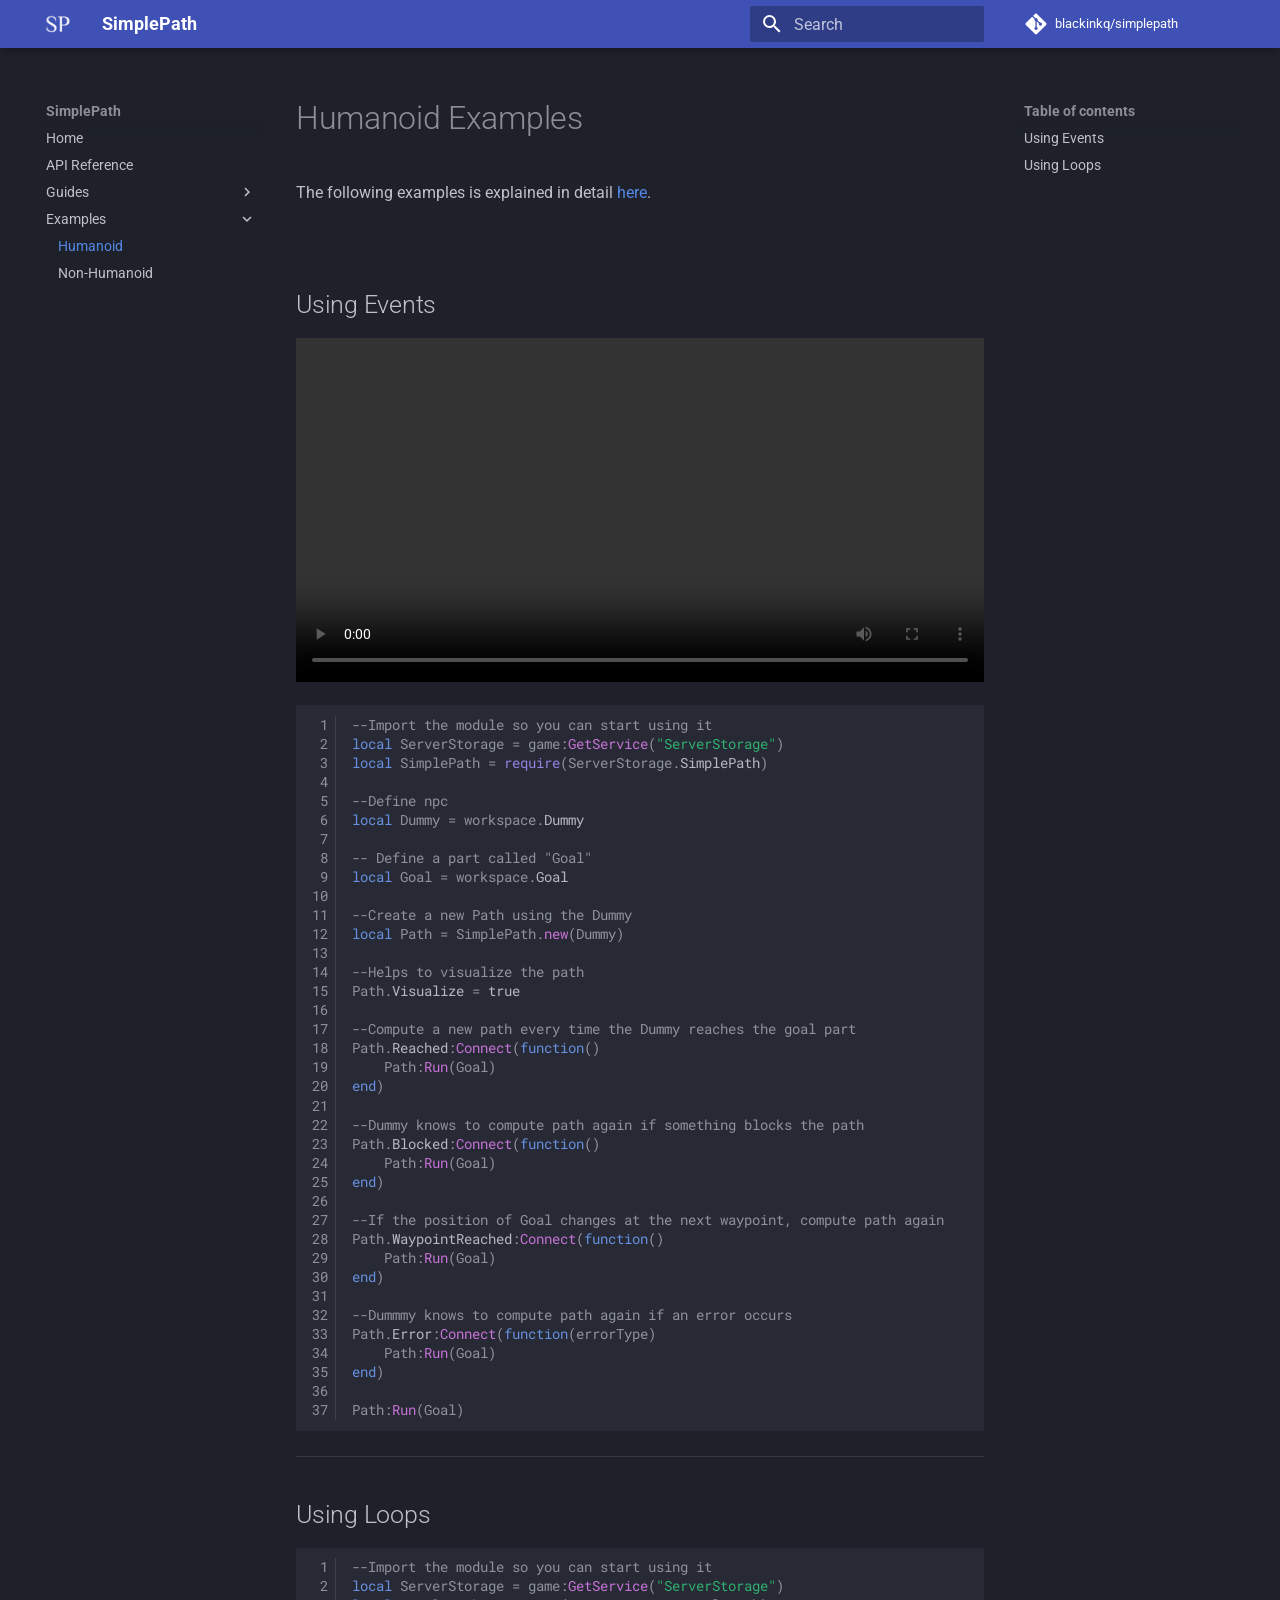
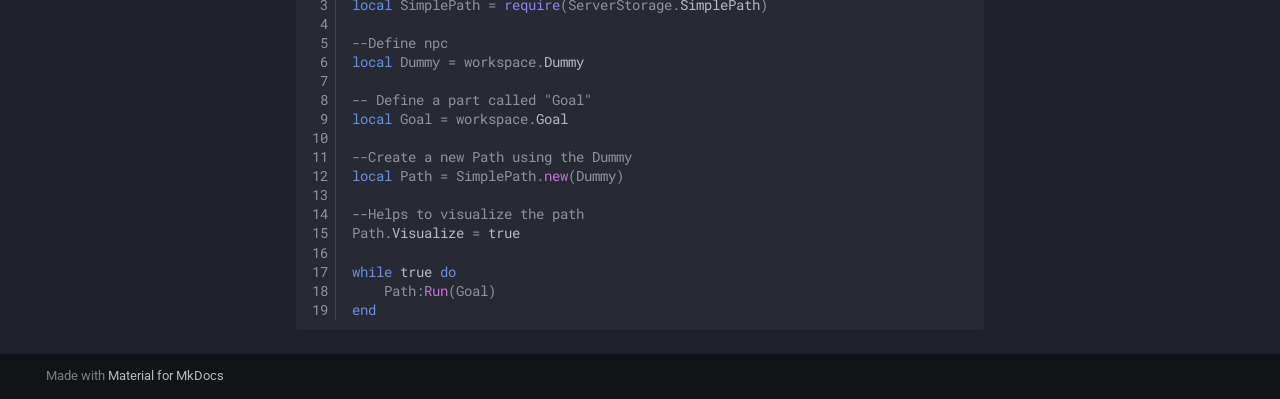
<file: examples/humanoid/index.html>
<!doctype html>
<html lang="en" class="no-js">
  <head>
    
      <meta charset="utf-8">
      <meta name="viewport" content="width=device-width,initial-scale=1">
      
        <meta name="description" content="SimplePath is an open-source pathfinding module that gives you the ability to quickly create a pathfinding script for humanoids and non-humanoids with just a few lines of code.">
      
      
      
        <link rel="canonical" href="https://blackinkq.github.io/simplepath/examples/humanoid/">
      
      
        <link rel="prev" href="../../guides/getting-started/">
      
      
        <link rel="next" href="../non-humanoid/">
      
      
        
      
      
      <link rel="icon" href="../../assets/logo.png">
      <meta name="generator" content="mkdocs-1.6.1, mkdocs-material-9.7.6">
    
    
      
        <title>Humanoid - SimplePath</title>
      
    
    
      <link rel="stylesheet" href="../../assets/stylesheets/main.484c7ddc.min.css">
      
        
        <link rel="stylesheet" href="../../assets/stylesheets/palette.ab4e12ef.min.css">
      
      


    
    
      
    
    
      
        
        
        <link rel="preconnect" href="https://fonts.gstatic.com" crossorigin>
        <link rel="stylesheet" href="https://fonts.googleapis.com/css?family=Roboto:300,300i,400,400i,700,700i%7CRoboto+Mono:400,400i,700,700i&display=fallback">
        <style>:root{--md-text-font:"Roboto";--md-code-font:"Roboto Mono"}</style>
      
    
    
      <link rel="stylesheet" href="../../stylesheets/extra.css">
    
    <script>__md_scope=new URL("../..",location),__md_hash=e=>[...e].reduce(((e,_)=>(e<<5)-e+_.charCodeAt(0)),0),__md_get=(e,_=localStorage,t=__md_scope)=>JSON.parse(_.getItem(t.pathname+"."+e)),__md_set=(e,_,t=localStorage,a=__md_scope)=>{try{t.setItem(a.pathname+"."+e,JSON.stringify(_))}catch(e){}}</script>
    
      

    
    
  </head>
  
  
    
    
      
    
    
    
    
    <body dir="ltr" data-md-color-scheme="slate" data-md-color-primary="indigo" data-md-color-accent="deep-orange">
  
    
    <input class="md-toggle" data-md-toggle="drawer" type="checkbox" id="__drawer" autocomplete="off">
    <input class="md-toggle" data-md-toggle="search" type="checkbox" id="__search" autocomplete="off">
    <label class="md-overlay" for="__drawer"></label>
    <div data-md-component="skip">
      
        
        <a href="#humanoid-examples" class="md-skip">
          Skip to content
        </a>
      
    </div>
    <div data-md-component="announce">
      
    </div>
    
    
      

  

<header class="md-header md-header--shadow" data-md-component="header">
  <nav class="md-header__inner md-grid" aria-label="Header">
    <a href="../.." title="SimplePath" class="md-header__button md-logo" aria-label="SimplePath" data-md-component="logo">
      
  <img src="../../assets/logo.png" alt="logo">

    </a>
    <label class="md-header__button md-icon" for="__drawer">
      
      <svg xmlns="http://www.w3.org/2000/svg" viewBox="0 0 24 24"><path d="M3 6h18v2H3zm0 5h18v2H3zm0 5h18v2H3z"/></svg>
    </label>
    <div class="md-header__title" data-md-component="header-title">
      <div class="md-header__ellipsis">
        <div class="md-header__topic">
          <span class="md-ellipsis">
            SimplePath
          </span>
        </div>
        <div class="md-header__topic" data-md-component="header-topic">
          <span class="md-ellipsis">
            
              Humanoid
            
          </span>
        </div>
      </div>
    </div>
    
      
        <form class="md-header__option" data-md-component="palette">
  
    
    
    
    <input class="md-option" data-md-color-media="" data-md-color-scheme="slate" data-md-color-primary="indigo" data-md-color-accent="deep-orange"  aria-hidden="true"  type="radio" name="__palette" id="__palette_0">
    
  
</form>
      
    
    
      <script>var palette=__md_get("__palette");if(palette&&palette.color){if("(prefers-color-scheme)"===palette.color.media){var media=matchMedia("(prefers-color-scheme: light)"),input=document.querySelector(media.matches?"[data-md-color-media='(prefers-color-scheme: light)']":"[data-md-color-media='(prefers-color-scheme: dark)']");palette.color.media=input.getAttribute("data-md-color-media"),palette.color.scheme=input.getAttribute("data-md-color-scheme"),palette.color.primary=input.getAttribute("data-md-color-primary"),palette.color.accent=input.getAttribute("data-md-color-accent")}for(var[key,value]of Object.entries(palette.color))document.body.setAttribute("data-md-color-"+key,value)}</script>
    
    
    
      
      
        <label class="md-header__button md-icon" for="__search">
          
          <svg xmlns="http://www.w3.org/2000/svg" viewBox="0 0 24 24"><path d="M9.5 3A6.5 6.5 0 0 1 16 9.5c0 1.61-.59 3.09-1.56 4.23l.27.27h.79l5 5-1.5 1.5-5-5v-.79l-.27-.27A6.52 6.52 0 0 1 9.5 16 6.5 6.5 0 0 1 3 9.5 6.5 6.5 0 0 1 9.5 3m0 2C7 5 5 7 5 9.5S7 14 9.5 14 14 12 14 9.5 12 5 9.5 5"/></svg>
        </label>
        <div class="md-search" data-md-component="search" role="dialog">
  <label class="md-search__overlay" for="__search"></label>
  <div class="md-search__inner" role="search">
    <form class="md-search__form" name="search">
      <input type="text" class="md-search__input" name="query" aria-label="Search" placeholder="Search" autocapitalize="off" autocorrect="off" autocomplete="off" spellcheck="false" data-md-component="search-query" required>
      <label class="md-search__icon md-icon" for="__search">
        
        <svg xmlns="http://www.w3.org/2000/svg" viewBox="0 0 24 24"><path d="M9.5 3A6.5 6.5 0 0 1 16 9.5c0 1.61-.59 3.09-1.56 4.23l.27.27h.79l5 5-1.5 1.5-5-5v-.79l-.27-.27A6.52 6.52 0 0 1 9.5 16 6.5 6.5 0 0 1 3 9.5 6.5 6.5 0 0 1 9.5 3m0 2C7 5 5 7 5 9.5S7 14 9.5 14 14 12 14 9.5 12 5 9.5 5"/></svg>
        
        <svg xmlns="http://www.w3.org/2000/svg" viewBox="0 0 24 24"><path d="M20 11v2H8l5.5 5.5-1.42 1.42L4.16 12l7.92-7.92L13.5 5.5 8 11z"/></svg>
      </label>
      <nav class="md-search__options" aria-label="Search">
        
        <button type="reset" class="md-search__icon md-icon" title="Clear" aria-label="Clear" tabindex="-1">
          
          <svg xmlns="http://www.w3.org/2000/svg" viewBox="0 0 24 24"><path d="M19 6.41 17.59 5 12 10.59 6.41 5 5 6.41 10.59 12 5 17.59 6.41 19 12 13.41 17.59 19 19 17.59 13.41 12z"/></svg>
        </button>
      </nav>
      
    </form>
    <div class="md-search__output">
      <div class="md-search__scrollwrap" tabindex="0" data-md-scrollfix>
        <div class="md-search-result" data-md-component="search-result">
          <div class="md-search-result__meta">
            Initializing search
          </div>
          <ol class="md-search-result__list" role="presentation"></ol>
        </div>
      </div>
    </div>
  </div>
</div>
      
    
    
      <div class="md-header__source">
        <a href="https://github.com/blackinkq/simplepath" title="Go to repository" class="md-source" data-md-component="source">
  <div class="md-source__icon md-icon">
    
    <svg xmlns="http://www.w3.org/2000/svg" viewBox="0 0 448 512"><!--! Font Awesome Free 7.1.0 by @fontawesome - https://fontawesome.com License - https://fontawesome.com/license/free (Icons: CC BY 4.0, Fonts: SIL OFL 1.1, Code: MIT License) Copyright 2025 Fonticons, Inc.--><path d="M439.6 236.1 244 40.5c-5.4-5.5-12.8-8.5-20.4-8.5s-15 3-20.4 8.4L162.5 81l51.5 51.5c27.1-9.1 52.7 16.8 43.4 43.7l49.7 49.7c34.2-11.8 61.2 31 35.5 56.7-26.5 26.5-70.2-2.9-56-37.3L240.3 199v121.9c25.3 12.5 22.3 41.8 9.1 55-6.4 6.4-15.2 10.1-24.3 10.1s-17.8-3.6-24.3-10.1c-17.6-17.6-11.1-46.9 11.2-56v-123c-20.8-8.5-24.6-30.7-18.6-45L142.6 101 8.5 235.1C3 240.6 0 247.9 0 255.5s3 15 8.5 20.4l195.6 195.7c5.4 5.4 12.7 8.4 20.4 8.4s15-3 20.4-8.4l194.7-194.7c5.4-5.4 8.4-12.8 8.4-20.4s-3-15-8.4-20.4"/></svg>
  </div>
  <div class="md-source__repository">
    blackinkq/simplepath
  </div>
</a>
      </div>
    
  </nav>
  
</header>
    
    <div class="md-container" data-md-component="container">
      
      
        
          
        
      
      <main class="md-main" data-md-component="main">
        <div class="md-main__inner md-grid">
          
            
              
              <div class="md-sidebar md-sidebar--primary" data-md-component="sidebar" data-md-type="navigation" >
                <div class="md-sidebar__scrollwrap">
                  <div class="md-sidebar__inner">
                    



<nav class="md-nav md-nav--primary" aria-label="Navigation" data-md-level="0">
  <label class="md-nav__title" for="__drawer">
    <a href="../.." title="SimplePath" class="md-nav__button md-logo" aria-label="SimplePath" data-md-component="logo">
      
  <img src="../../assets/logo.png" alt="logo">

    </a>
    SimplePath
  </label>
  
    <div class="md-nav__source">
      <a href="https://github.com/blackinkq/simplepath" title="Go to repository" class="md-source" data-md-component="source">
  <div class="md-source__icon md-icon">
    
    <svg xmlns="http://www.w3.org/2000/svg" viewBox="0 0 448 512"><!--! Font Awesome Free 7.1.0 by @fontawesome - https://fontawesome.com License - https://fontawesome.com/license/free (Icons: CC BY 4.0, Fonts: SIL OFL 1.1, Code: MIT License) Copyright 2025 Fonticons, Inc.--><path d="M439.6 236.1 244 40.5c-5.4-5.5-12.8-8.5-20.4-8.5s-15 3-20.4 8.4L162.5 81l51.5 51.5c27.1-9.1 52.7 16.8 43.4 43.7l49.7 49.7c34.2-11.8 61.2 31 35.5 56.7-26.5 26.5-70.2-2.9-56-37.3L240.3 199v121.9c25.3 12.5 22.3 41.8 9.1 55-6.4 6.4-15.2 10.1-24.3 10.1s-17.8-3.6-24.3-10.1c-17.6-17.6-11.1-46.9 11.2-56v-123c-20.8-8.5-24.6-30.7-18.6-45L142.6 101 8.5 235.1C3 240.6 0 247.9 0 255.5s3 15 8.5 20.4l195.6 195.7c5.4 5.4 12.7 8.4 20.4 8.4s15-3 20.4-8.4l194.7-194.7c5.4-5.4 8.4-12.8 8.4-20.4s-3-15-8.4-20.4"/></svg>
  </div>
  <div class="md-source__repository">
    blackinkq/simplepath
  </div>
</a>
    </div>
  
  <ul class="md-nav__list" data-md-scrollfix>
    
      
      
  
  
  
  
    <li class="md-nav__item">
      <a href="../.." class="md-nav__link">
        
  
  
  <span class="md-ellipsis">
    
  
    Home
  

    
  </span>
  
  

      </a>
    </li>
  

    
      
      
  
  
  
  
    <li class="md-nav__item">
      <a href="../../api-reference/" class="md-nav__link">
        
  
  
  <span class="md-ellipsis">
    
  
    API Reference
  

    
  </span>
  
  

      </a>
    </li>
  

    
      
      
  
  
  
  
    
    
    
    
    
    <li class="md-nav__item md-nav__item--nested">
      
        
        
        <input class="md-nav__toggle md-toggle " type="checkbox" id="__nav_3" >
        
          
          <label class="md-nav__link" for="__nav_3" id="__nav_3_label" tabindex="0">
            
  
  
  <span class="md-ellipsis">
    
  
    Guides
  

    
  </span>
  
  

            <span class="md-nav__icon md-icon"></span>
          </label>
        
        <nav class="md-nav" data-md-level="1" aria-labelledby="__nav_3_label" aria-expanded="false">
          <label class="md-nav__title" for="__nav_3">
            <span class="md-nav__icon md-icon"></span>
            
  
    Guides
  

          </label>
          <ul class="md-nav__list" data-md-scrollfix>
            
              
                
  
  
  
  
    <li class="md-nav__item">
      <a href="../../guides/getting-started/" class="md-nav__link">
        
  
  
  <span class="md-ellipsis">
    
  
    Getting Started
  

    
  </span>
  
  

      </a>
    </li>
  

              
            
          </ul>
        </nav>
      
    </li>
  

    
      
      
  
  
    
  
  
  
    
    
    
    
    
    <li class="md-nav__item md-nav__item--active md-nav__item--nested">
      
        
        
        <input class="md-nav__toggle md-toggle " type="checkbox" id="__nav_4" checked>
        
          
          <label class="md-nav__link" for="__nav_4" id="__nav_4_label" tabindex="0">
            
  
  
  <span class="md-ellipsis">
    
  
    Examples
  

    
  </span>
  
  

            <span class="md-nav__icon md-icon"></span>
          </label>
        
        <nav class="md-nav" data-md-level="1" aria-labelledby="__nav_4_label" aria-expanded="true">
          <label class="md-nav__title" for="__nav_4">
            <span class="md-nav__icon md-icon"></span>
            
  
    Examples
  

          </label>
          <ul class="md-nav__list" data-md-scrollfix>
            
              
                
  
  
    
  
  
  
    <li class="md-nav__item md-nav__item--active">
      
      <input class="md-nav__toggle md-toggle" type="checkbox" id="__toc">
      
      
        
      
      
        <label class="md-nav__link md-nav__link--active" for="__toc">
          
  
  
  <span class="md-ellipsis">
    
  
    Humanoid
  

    
  </span>
  
  

          <span class="md-nav__icon md-icon"></span>
        </label>
      
      <a href="./" class="md-nav__link md-nav__link--active">
        
  
  
  <span class="md-ellipsis">
    
  
    Humanoid
  

    
  </span>
  
  

      </a>
      
        

<nav class="md-nav md-nav--secondary" aria-label="Table of contents">
  
  
  
    
  
  
    <label class="md-nav__title" for="__toc">
      <span class="md-nav__icon md-icon"></span>
      Table of contents
    </label>
    <ul class="md-nav__list" data-md-component="toc" data-md-scrollfix>
      
        <li class="md-nav__item">
  <a href="#using-events" class="md-nav__link">
    <span class="md-ellipsis">
      
        Using Events
      
    </span>
  </a>
  
</li>
      
        <li class="md-nav__item">
  <a href="#using-loops" class="md-nav__link">
    <span class="md-ellipsis">
      
        Using Loops
      
    </span>
  </a>
  
</li>
      
    </ul>
  
</nav>
      
    </li>
  

              
            
              
                
  
  
  
  
    <li class="md-nav__item">
      <a href="../non-humanoid/" class="md-nav__link">
        
  
  
  <span class="md-ellipsis">
    
  
    Non-Humanoid
  

    
  </span>
  
  

      </a>
    </li>
  

              
            
          </ul>
        </nav>
      
    </li>
  

    
  </ul>
</nav>
                  </div>
                </div>
              </div>
            
            
              
              <div class="md-sidebar md-sidebar--secondary" data-md-component="sidebar" data-md-type="toc" >
                <div class="md-sidebar__scrollwrap">
                  <div class="md-sidebar__inner">
                    

<nav class="md-nav md-nav--secondary" aria-label="Table of contents">
  
  
  
    
  
  
    <label class="md-nav__title" for="__toc">
      <span class="md-nav__icon md-icon"></span>
      Table of contents
    </label>
    <ul class="md-nav__list" data-md-component="toc" data-md-scrollfix>
      
        <li class="md-nav__item">
  <a href="#using-events" class="md-nav__link">
    <span class="md-ellipsis">
      
        Using Events
      
    </span>
  </a>
  
</li>
      
        <li class="md-nav__item">
  <a href="#using-loops" class="md-nav__link">
    <span class="md-ellipsis">
      
        Using Loops
      
    </span>
  </a>
  
</li>
      
    </ul>
  
</nav>
                  </div>
                </div>
              </div>
            
          
          
            <div class="md-content" data-md-component="content">
              
              <article class="md-content__inner md-typeset">
                
                  


  
  


<h1 id="humanoid-examples">Humanoid Examples<a class="headerlink" href="#humanoid-examples" title="Permanent link">&para;</a></h1>
<p>The following examples is explained in detail <a href="../../guides/getting-started/">here</a>.</p>
<p><br></p>
<h2 id="using-events">Using Events<a class="headerlink" href="#using-events" title="Permanent link">&para;</a></h2>
<video width=100% height=100% controls>
    <source style="object-fit: cover;" src="https://blackinkq.github.io/simplepath/assets/humanoid_example_1.mp4" types="video/mp4">
</video>

<div class="highlight"><table class="highlighttable"><tr><td class="linenos"><div class="linenodiv"><pre><span></span><span class="normal"> 1</span>
<span class="normal"> 2</span>
<span class="normal"> 3</span>
<span class="normal"> 4</span>
<span class="normal"> 5</span>
<span class="normal"> 6</span>
<span class="normal"> 7</span>
<span class="normal"> 8</span>
<span class="normal"> 9</span>
<span class="normal">10</span>
<span class="normal">11</span>
<span class="normal">12</span>
<span class="normal">13</span>
<span class="normal">14</span>
<span class="normal">15</span>
<span class="normal">16</span>
<span class="normal">17</span>
<span class="normal">18</span>
<span class="normal">19</span>
<span class="normal">20</span>
<span class="normal">21</span>
<span class="normal">22</span>
<span class="normal">23</span>
<span class="normal">24</span>
<span class="normal">25</span>
<span class="normal">26</span>
<span class="normal">27</span>
<span class="normal">28</span>
<span class="normal">29</span>
<span class="normal">30</span>
<span class="normal">31</span>
<span class="normal">32</span>
<span class="normal">33</span>
<span class="normal">34</span>
<span class="normal">35</span>
<span class="normal">36</span>
<span class="normal">37</span></pre></div></td><td class="code"><div><pre><span></span><code><span class="c1">--Import the module so you can start using it</span>
<span class="kd">local</span><span class="w"> </span><span class="nv">ServerStorage</span><span class="w"> </span><span class="o">=</span><span class="w"> </span><span class="nv">game</span><span class="p">:</span><span class="nf">GetService</span><span class="p">(</span><span class="s2">&quot;ServerStorage&quot;</span><span class="p">)</span>
<span class="kd">local</span><span class="w"> </span><span class="nv">SimplePath</span><span class="w"> </span><span class="o">=</span><span class="w"> </span><span class="nb">require</span><span class="p">(</span><span class="nv">ServerStorage</span><span class="p">.</span><span class="py">SimplePath</span><span class="p">)</span>

<span class="c1">--Define npc</span>
<span class="kd">local</span><span class="w"> </span><span class="nv">Dummy</span><span class="w"> </span><span class="o">=</span><span class="w"> </span><span class="nv">workspace</span><span class="p">.</span><span class="py">Dummy</span>

<span class="c1">-- Define a part called &quot;Goal&quot;</span>
<span class="kd">local</span><span class="w"> </span><span class="nv">Goal</span><span class="w"> </span><span class="o">=</span><span class="w"> </span><span class="nv">workspace</span><span class="p">.</span><span class="py">Goal</span>

<span class="c1">--Create a new Path using the Dummy</span>
<span class="kd">local</span><span class="w"> </span><span class="nv">Path</span><span class="w"> </span><span class="o">=</span><span class="w"> </span><span class="nv">SimplePath</span><span class="p">.</span><span class="nf">new</span><span class="p">(</span><span class="nv">Dummy</span><span class="p">)</span>

<span class="c1">--Helps to visualize the path</span>
<span class="nv">Path</span><span class="p">.</span><span class="py">Visualize</span><span class="w"> </span><span class="o">=</span><span class="w"> </span><span class="kc">true</span>

<span class="c1">--Compute a new path every time the Dummy reaches the goal part</span>
<span class="nv">Path</span><span class="p">.</span><span class="py">Reached</span><span class="p">:</span><span class="nf">Connect</span><span class="p">(</span><span class="kr">function</span><span class="p">()</span>
<span class="w">    </span><span class="nv">Path</span><span class="p">:</span><span class="nf">Run</span><span class="p">(</span><span class="nv">Goal</span><span class="p">)</span>
<span class="kr">end</span><span class="p">)</span>

<span class="c1">--Dummy knows to compute path again if something blocks the path</span>
<span class="nv">Path</span><span class="p">.</span><span class="py">Blocked</span><span class="p">:</span><span class="nf">Connect</span><span class="p">(</span><span class="kr">function</span><span class="p">()</span>
<span class="w">    </span><span class="nv">Path</span><span class="p">:</span><span class="nf">Run</span><span class="p">(</span><span class="nv">Goal</span><span class="p">)</span>
<span class="kr">end</span><span class="p">)</span>

<span class="c1">--If the position of Goal changes at the next waypoint, compute path again</span>
<span class="nv">Path</span><span class="p">.</span><span class="py">WaypointReached</span><span class="p">:</span><span class="nf">Connect</span><span class="p">(</span><span class="kr">function</span><span class="p">()</span>
<span class="w">    </span><span class="nv">Path</span><span class="p">:</span><span class="nf">Run</span><span class="p">(</span><span class="nv">Goal</span><span class="p">)</span>
<span class="kr">end</span><span class="p">)</span>

<span class="c1">--Dummmy knows to compute path again if an error occurs</span>
<span class="nv">Path</span><span class="p">.</span><span class="py">Error</span><span class="p">:</span><span class="nf">Connect</span><span class="p">(</span><span class="kr">function</span><span class="p">(</span><span class="nv">errorType</span><span class="p">)</span>
<span class="w">    </span><span class="nv">Path</span><span class="p">:</span><span class="nf">Run</span><span class="p">(</span><span class="nv">Goal</span><span class="p">)</span>
<span class="kr">end</span><span class="p">)</span>

<span class="nv">Path</span><span class="p">:</span><span class="nf">Run</span><span class="p">(</span><span class="nv">Goal</span><span class="p">)</span>
</code></pre></div></td></tr></table></div>
<hr>

<h2 id="using-loops">Using Loops<a class="headerlink" href="#using-loops" title="Permanent link">&para;</a></h2>
<div class="highlight"><table class="highlighttable"><tr><td class="linenos"><div class="linenodiv"><pre><span></span><span class="normal"> 1</span>
<span class="normal"> 2</span>
<span class="normal"> 3</span>
<span class="normal"> 4</span>
<span class="normal"> 5</span>
<span class="normal"> 6</span>
<span class="normal"> 7</span>
<span class="normal"> 8</span>
<span class="normal"> 9</span>
<span class="normal">10</span>
<span class="normal">11</span>
<span class="normal">12</span>
<span class="normal">13</span>
<span class="normal">14</span>
<span class="normal">15</span>
<span class="normal">16</span>
<span class="normal">17</span>
<span class="normal">18</span>
<span class="normal">19</span></pre></div></td><td class="code"><div><pre><span></span><code><span class="c1">--Import the module so you can start using it</span>
<span class="kd">local</span><span class="w"> </span><span class="nv">ServerStorage</span><span class="w"> </span><span class="o">=</span><span class="w"> </span><span class="nv">game</span><span class="p">:</span><span class="nf">GetService</span><span class="p">(</span><span class="s2">&quot;ServerStorage&quot;</span><span class="p">)</span>
<span class="kd">local</span><span class="w"> </span><span class="nv">SimplePath</span><span class="w"> </span><span class="o">=</span><span class="w"> </span><span class="nb">require</span><span class="p">(</span><span class="nv">ServerStorage</span><span class="p">.</span><span class="py">SimplePath</span><span class="p">)</span>

<span class="c1">--Define npc</span>
<span class="kd">local</span><span class="w"> </span><span class="nv">Dummy</span><span class="w"> </span><span class="o">=</span><span class="w"> </span><span class="nv">workspace</span><span class="p">.</span><span class="py">Dummy</span>

<span class="c1">-- Define a part called &quot;Goal&quot;</span>
<span class="kd">local</span><span class="w"> </span><span class="nv">Goal</span><span class="w"> </span><span class="o">=</span><span class="w"> </span><span class="nv">workspace</span><span class="p">.</span><span class="py">Goal</span>

<span class="c1">--Create a new Path using the Dummy</span>
<span class="kd">local</span><span class="w"> </span><span class="nv">Path</span><span class="w"> </span><span class="o">=</span><span class="w"> </span><span class="nv">SimplePath</span><span class="p">.</span><span class="nf">new</span><span class="p">(</span><span class="nv">Dummy</span><span class="p">)</span>

<span class="c1">--Helps to visualize the path</span>
<span class="nv">Path</span><span class="p">.</span><span class="py">Visualize</span><span class="w"> </span><span class="o">=</span><span class="w"> </span><span class="kc">true</span>

<span class="kr">while</span><span class="w"> </span><span class="kc">true</span><span class="w"> </span><span class="kr">do</span>
<span class="w">    </span><span class="nv">Path</span><span class="p">:</span><span class="nf">Run</span><span class="p">(</span><span class="nv">Goal</span><span class="p">)</span>
<span class="kr">end</span>
</code></pre></div></td></tr></table></div>












                
              </article>
            </div>
          
          
<script>var target=document.getElementById(location.hash.slice(1));target&&target.name&&(target.checked=target.name.startsWith("__tabbed_"))</script>
        </div>
        
      </main>
      
        <footer class="md-footer">
  
  <div class="md-footer-meta md-typeset">
    <div class="md-footer-meta__inner md-grid">
      <div class="md-copyright">
  
  
    Made with
    <a href="https://squidfunk.github.io/mkdocs-material/" target="_blank" rel="noopener">
      Material for MkDocs
    </a>
  
</div>
      
    </div>
  </div>
</footer>
      
    </div>
    <div class="md-dialog" data-md-component="dialog">
      <div class="md-dialog__inner md-typeset"></div>
    </div>
    
    
    
      
      
      <script id="__config" type="application/json">{"annotate": null, "base": "../..", "features": ["content.code.annotate"], "search": "../../assets/javascripts/workers/search.2c215733.min.js", "tags": null, "translations": {"clipboard.copied": "Copied to clipboard", "clipboard.copy": "Copy to clipboard", "search.result.more.one": "1 more on this page", "search.result.more.other": "# more on this page", "search.result.none": "No matching documents", "search.result.one": "1 matching document", "search.result.other": "# matching documents", "search.result.placeholder": "Type to start searching", "search.result.term.missing": "Missing", "select.version": "Select version"}, "version": null}</script>
    
    
      <script src="../../assets/javascripts/bundle.79ae519e.min.js"></script>
      
    
  </body>
</html>
</file>
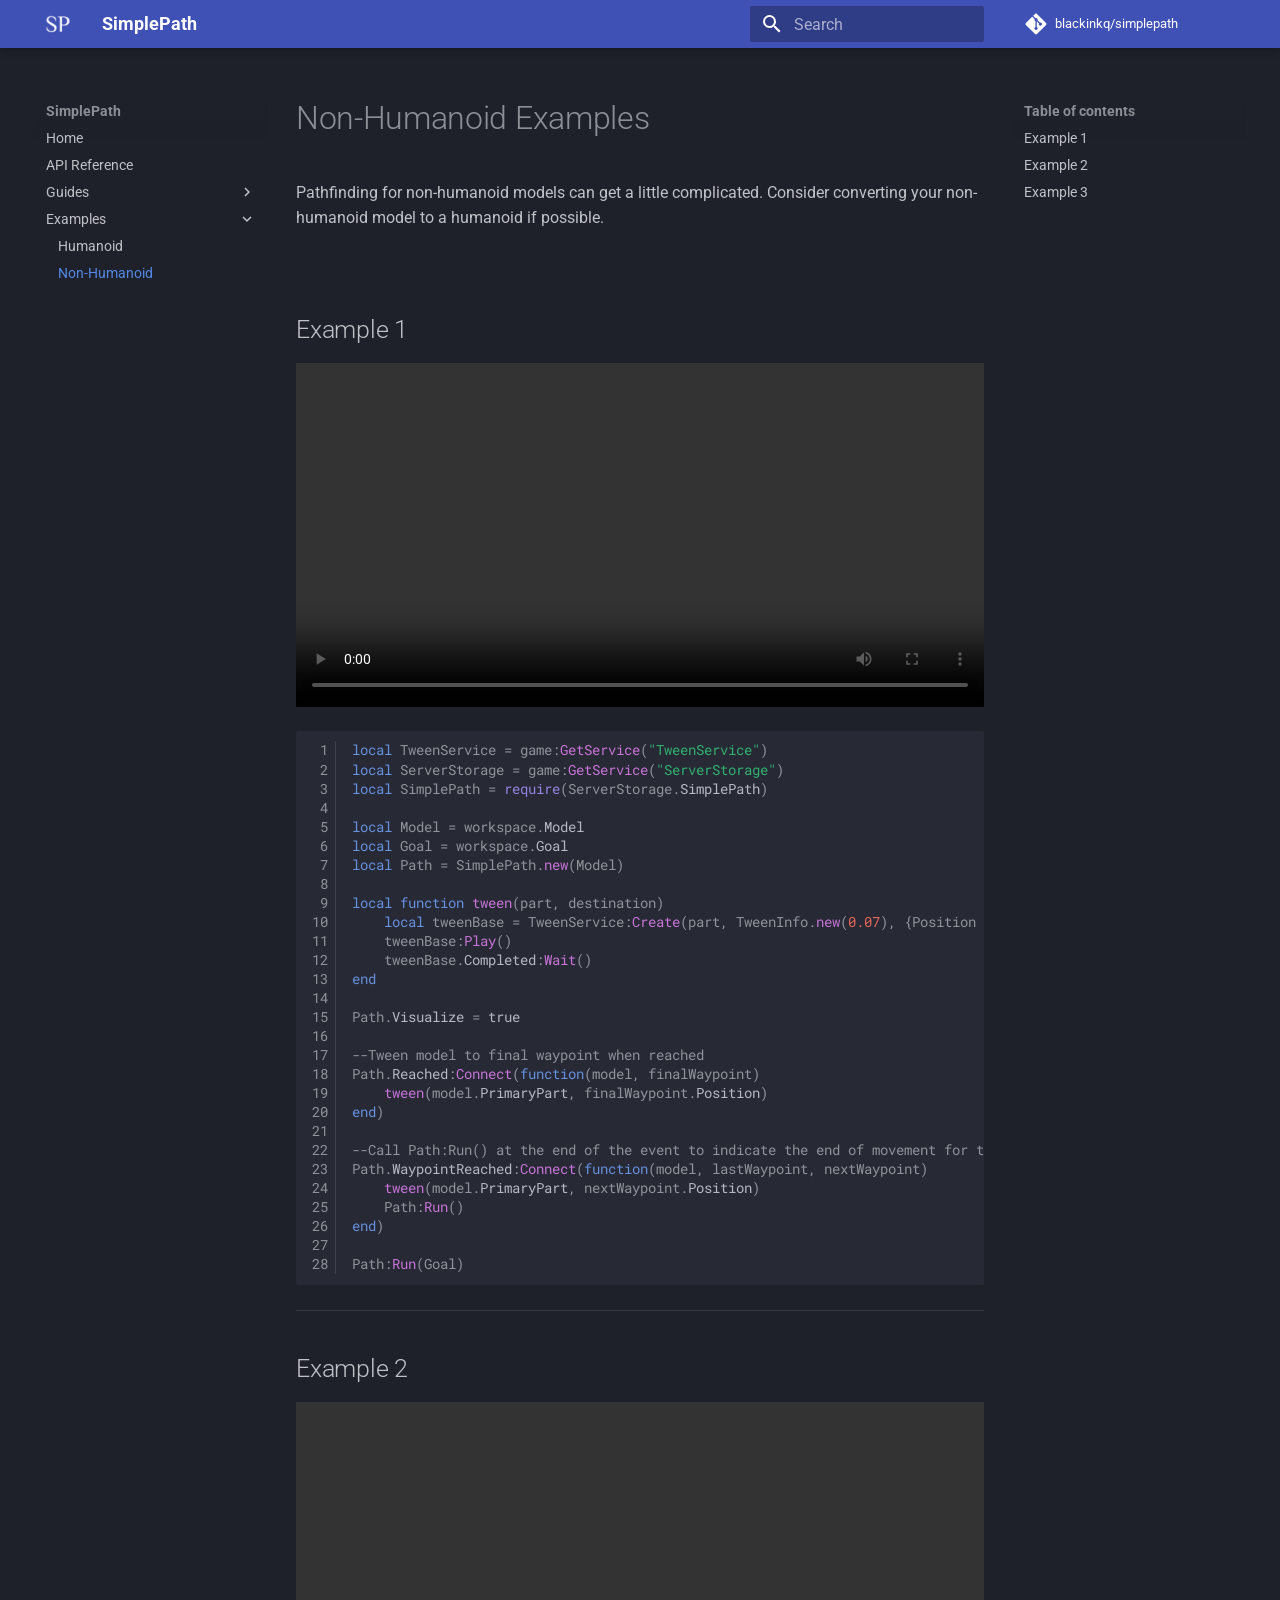
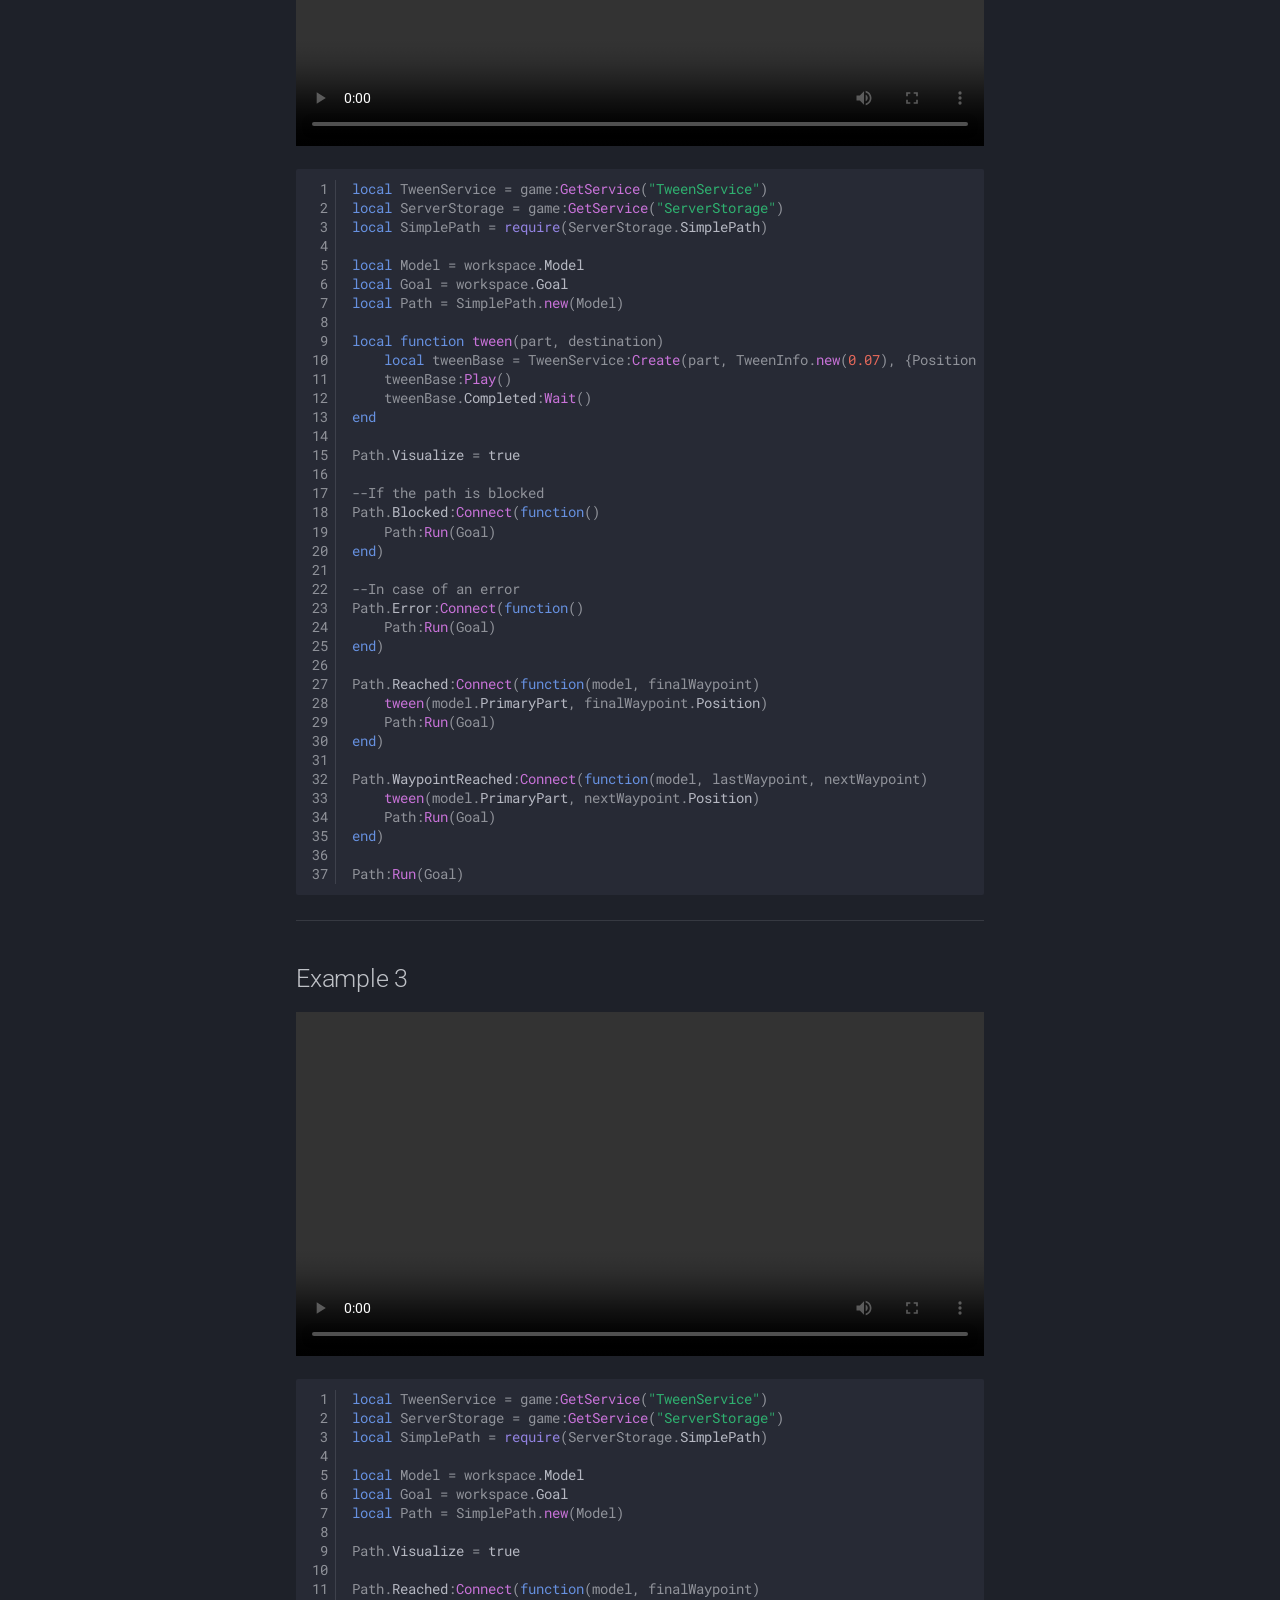
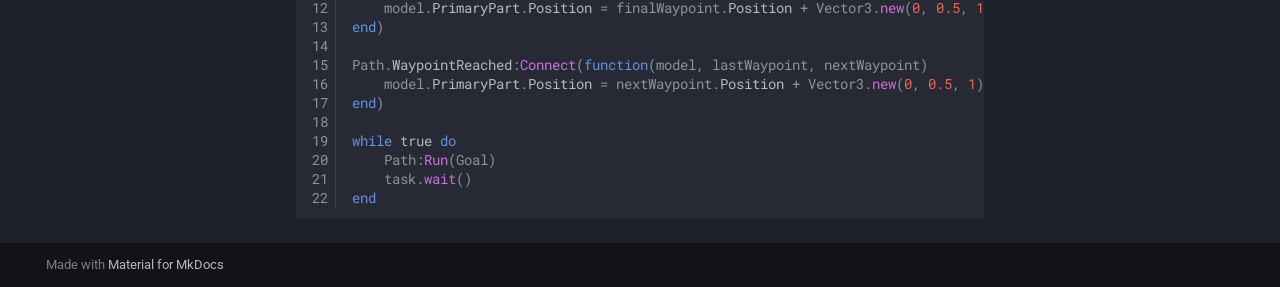
<file: examples/non-humanoid/index.html>
<!doctype html>
<html lang="en" class="no-js">
  <head>
    
      <meta charset="utf-8">
      <meta name="viewport" content="width=device-width,initial-scale=1">
      
        <meta name="description" content="SimplePath is an open-source pathfinding module that gives you the ability to quickly create a pathfinding script for humanoids and non-humanoids with just a few lines of code.">
      
      
      
        <link rel="canonical" href="https://blackinkq.github.io/simplepath/examples/non-humanoid/">
      
      
        <link rel="prev" href="../humanoid/">
      
      
      
        
      
      
      <link rel="icon" href="../../assets/logo.png">
      <meta name="generator" content="mkdocs-1.6.1, mkdocs-material-9.7.6">
    
    
      
        <title>Non-Humanoid - SimplePath</title>
      
    
    
      <link rel="stylesheet" href="../../assets/stylesheets/main.484c7ddc.min.css">
      
        
        <link rel="stylesheet" href="../../assets/stylesheets/palette.ab4e12ef.min.css">
      
      


    
    
      
    
    
      
        
        
        <link rel="preconnect" href="https://fonts.gstatic.com" crossorigin>
        <link rel="stylesheet" href="https://fonts.googleapis.com/css?family=Roboto:300,300i,400,400i,700,700i%7CRoboto+Mono:400,400i,700,700i&display=fallback">
        <style>:root{--md-text-font:"Roboto";--md-code-font:"Roboto Mono"}</style>
      
    
    
      <link rel="stylesheet" href="../../stylesheets/extra.css">
    
    <script>__md_scope=new URL("../..",location),__md_hash=e=>[...e].reduce(((e,_)=>(e<<5)-e+_.charCodeAt(0)),0),__md_get=(e,_=localStorage,t=__md_scope)=>JSON.parse(_.getItem(t.pathname+"."+e)),__md_set=(e,_,t=localStorage,a=__md_scope)=>{try{t.setItem(a.pathname+"."+e,JSON.stringify(_))}catch(e){}}</script>
    
      

    
    
  </head>
  
  
    
    
      
    
    
    
    
    <body dir="ltr" data-md-color-scheme="slate" data-md-color-primary="indigo" data-md-color-accent="deep-orange">
  
    
    <input class="md-toggle" data-md-toggle="drawer" type="checkbox" id="__drawer" autocomplete="off">
    <input class="md-toggle" data-md-toggle="search" type="checkbox" id="__search" autocomplete="off">
    <label class="md-overlay" for="__drawer"></label>
    <div data-md-component="skip">
      
        
        <a href="#non-humanoid-examples" class="md-skip">
          Skip to content
        </a>
      
    </div>
    <div data-md-component="announce">
      
    </div>
    
    
      

  

<header class="md-header md-header--shadow" data-md-component="header">
  <nav class="md-header__inner md-grid" aria-label="Header">
    <a href="../.." title="SimplePath" class="md-header__button md-logo" aria-label="SimplePath" data-md-component="logo">
      
  <img src="../../assets/logo.png" alt="logo">

    </a>
    <label class="md-header__button md-icon" for="__drawer">
      
      <svg xmlns="http://www.w3.org/2000/svg" viewBox="0 0 24 24"><path d="M3 6h18v2H3zm0 5h18v2H3zm0 5h18v2H3z"/></svg>
    </label>
    <div class="md-header__title" data-md-component="header-title">
      <div class="md-header__ellipsis">
        <div class="md-header__topic">
          <span class="md-ellipsis">
            SimplePath
          </span>
        </div>
        <div class="md-header__topic" data-md-component="header-topic">
          <span class="md-ellipsis">
            
              Non-Humanoid
            
          </span>
        </div>
      </div>
    </div>
    
      
        <form class="md-header__option" data-md-component="palette">
  
    
    
    
    <input class="md-option" data-md-color-media="" data-md-color-scheme="slate" data-md-color-primary="indigo" data-md-color-accent="deep-orange"  aria-hidden="true"  type="radio" name="__palette" id="__palette_0">
    
  
</form>
      
    
    
      <script>var palette=__md_get("__palette");if(palette&&palette.color){if("(prefers-color-scheme)"===palette.color.media){var media=matchMedia("(prefers-color-scheme: light)"),input=document.querySelector(media.matches?"[data-md-color-media='(prefers-color-scheme: light)']":"[data-md-color-media='(prefers-color-scheme: dark)']");palette.color.media=input.getAttribute("data-md-color-media"),palette.color.scheme=input.getAttribute("data-md-color-scheme"),palette.color.primary=input.getAttribute("data-md-color-primary"),palette.color.accent=input.getAttribute("data-md-color-accent")}for(var[key,value]of Object.entries(palette.color))document.body.setAttribute("data-md-color-"+key,value)}</script>
    
    
    
      
      
        <label class="md-header__button md-icon" for="__search">
          
          <svg xmlns="http://www.w3.org/2000/svg" viewBox="0 0 24 24"><path d="M9.5 3A6.5 6.5 0 0 1 16 9.5c0 1.61-.59 3.09-1.56 4.23l.27.27h.79l5 5-1.5 1.5-5-5v-.79l-.27-.27A6.52 6.52 0 0 1 9.5 16 6.5 6.5 0 0 1 3 9.5 6.5 6.5 0 0 1 9.5 3m0 2C7 5 5 7 5 9.5S7 14 9.5 14 14 12 14 9.5 12 5 9.5 5"/></svg>
        </label>
        <div class="md-search" data-md-component="search" role="dialog">
  <label class="md-search__overlay" for="__search"></label>
  <div class="md-search__inner" role="search">
    <form class="md-search__form" name="search">
      <input type="text" class="md-search__input" name="query" aria-label="Search" placeholder="Search" autocapitalize="off" autocorrect="off" autocomplete="off" spellcheck="false" data-md-component="search-query" required>
      <label class="md-search__icon md-icon" for="__search">
        
        <svg xmlns="http://www.w3.org/2000/svg" viewBox="0 0 24 24"><path d="M9.5 3A6.5 6.5 0 0 1 16 9.5c0 1.61-.59 3.09-1.56 4.23l.27.27h.79l5 5-1.5 1.5-5-5v-.79l-.27-.27A6.52 6.52 0 0 1 9.5 16 6.5 6.5 0 0 1 3 9.5 6.5 6.5 0 0 1 9.5 3m0 2C7 5 5 7 5 9.5S7 14 9.5 14 14 12 14 9.5 12 5 9.5 5"/></svg>
        
        <svg xmlns="http://www.w3.org/2000/svg" viewBox="0 0 24 24"><path d="M20 11v2H8l5.5 5.5-1.42 1.42L4.16 12l7.92-7.92L13.5 5.5 8 11z"/></svg>
      </label>
      <nav class="md-search__options" aria-label="Search">
        
        <button type="reset" class="md-search__icon md-icon" title="Clear" aria-label="Clear" tabindex="-1">
          
          <svg xmlns="http://www.w3.org/2000/svg" viewBox="0 0 24 24"><path d="M19 6.41 17.59 5 12 10.59 6.41 5 5 6.41 10.59 12 5 17.59 6.41 19 12 13.41 17.59 19 19 17.59 13.41 12z"/></svg>
        </button>
      </nav>
      
    </form>
    <div class="md-search__output">
      <div class="md-search__scrollwrap" tabindex="0" data-md-scrollfix>
        <div class="md-search-result" data-md-component="search-result">
          <div class="md-search-result__meta">
            Initializing search
          </div>
          <ol class="md-search-result__list" role="presentation"></ol>
        </div>
      </div>
    </div>
  </div>
</div>
      
    
    
      <div class="md-header__source">
        <a href="https://github.com/blackinkq/simplepath" title="Go to repository" class="md-source" data-md-component="source">
  <div class="md-source__icon md-icon">
    
    <svg xmlns="http://www.w3.org/2000/svg" viewBox="0 0 448 512"><!--! Font Awesome Free 7.1.0 by @fontawesome - https://fontawesome.com License - https://fontawesome.com/license/free (Icons: CC BY 4.0, Fonts: SIL OFL 1.1, Code: MIT License) Copyright 2025 Fonticons, Inc.--><path d="M439.6 236.1 244 40.5c-5.4-5.5-12.8-8.5-20.4-8.5s-15 3-20.4 8.4L162.5 81l51.5 51.5c27.1-9.1 52.7 16.8 43.4 43.7l49.7 49.7c34.2-11.8 61.2 31 35.5 56.7-26.5 26.5-70.2-2.9-56-37.3L240.3 199v121.9c25.3 12.5 22.3 41.8 9.1 55-6.4 6.4-15.2 10.1-24.3 10.1s-17.8-3.6-24.3-10.1c-17.6-17.6-11.1-46.9 11.2-56v-123c-20.8-8.5-24.6-30.7-18.6-45L142.6 101 8.5 235.1C3 240.6 0 247.9 0 255.5s3 15 8.5 20.4l195.6 195.7c5.4 5.4 12.7 8.4 20.4 8.4s15-3 20.4-8.4l194.7-194.7c5.4-5.4 8.4-12.8 8.4-20.4s-3-15-8.4-20.4"/></svg>
  </div>
  <div class="md-source__repository">
    blackinkq/simplepath
  </div>
</a>
      </div>
    
  </nav>
  
</header>
    
    <div class="md-container" data-md-component="container">
      
      
        
          
        
      
      <main class="md-main" data-md-component="main">
        <div class="md-main__inner md-grid">
          
            
              
              <div class="md-sidebar md-sidebar--primary" data-md-component="sidebar" data-md-type="navigation" >
                <div class="md-sidebar__scrollwrap">
                  <div class="md-sidebar__inner">
                    



<nav class="md-nav md-nav--primary" aria-label="Navigation" data-md-level="0">
  <label class="md-nav__title" for="__drawer">
    <a href="../.." title="SimplePath" class="md-nav__button md-logo" aria-label="SimplePath" data-md-component="logo">
      
  <img src="../../assets/logo.png" alt="logo">

    </a>
    SimplePath
  </label>
  
    <div class="md-nav__source">
      <a href="https://github.com/blackinkq/simplepath" title="Go to repository" class="md-source" data-md-component="source">
  <div class="md-source__icon md-icon">
    
    <svg xmlns="http://www.w3.org/2000/svg" viewBox="0 0 448 512"><!--! Font Awesome Free 7.1.0 by @fontawesome - https://fontawesome.com License - https://fontawesome.com/license/free (Icons: CC BY 4.0, Fonts: SIL OFL 1.1, Code: MIT License) Copyright 2025 Fonticons, Inc.--><path d="M439.6 236.1 244 40.5c-5.4-5.5-12.8-8.5-20.4-8.5s-15 3-20.4 8.4L162.5 81l51.5 51.5c27.1-9.1 52.7 16.8 43.4 43.7l49.7 49.7c34.2-11.8 61.2 31 35.5 56.7-26.5 26.5-70.2-2.9-56-37.3L240.3 199v121.9c25.3 12.5 22.3 41.8 9.1 55-6.4 6.4-15.2 10.1-24.3 10.1s-17.8-3.6-24.3-10.1c-17.6-17.6-11.1-46.9 11.2-56v-123c-20.8-8.5-24.6-30.7-18.6-45L142.6 101 8.5 235.1C3 240.6 0 247.9 0 255.5s3 15 8.5 20.4l195.6 195.7c5.4 5.4 12.7 8.4 20.4 8.4s15-3 20.4-8.4l194.7-194.7c5.4-5.4 8.4-12.8 8.4-20.4s-3-15-8.4-20.4"/></svg>
  </div>
  <div class="md-source__repository">
    blackinkq/simplepath
  </div>
</a>
    </div>
  
  <ul class="md-nav__list" data-md-scrollfix>
    
      
      
  
  
  
  
    <li class="md-nav__item">
      <a href="../.." class="md-nav__link">
        
  
  
  <span class="md-ellipsis">
    
  
    Home
  

    
  </span>
  
  

      </a>
    </li>
  

    
      
      
  
  
  
  
    <li class="md-nav__item">
      <a href="../../api-reference/" class="md-nav__link">
        
  
  
  <span class="md-ellipsis">
    
  
    API Reference
  

    
  </span>
  
  

      </a>
    </li>
  

    
      
      
  
  
  
  
    
    
    
    
    
    <li class="md-nav__item md-nav__item--nested">
      
        
        
        <input class="md-nav__toggle md-toggle " type="checkbox" id="__nav_3" >
        
          
          <label class="md-nav__link" for="__nav_3" id="__nav_3_label" tabindex="0">
            
  
  
  <span class="md-ellipsis">
    
  
    Guides
  

    
  </span>
  
  

            <span class="md-nav__icon md-icon"></span>
          </label>
        
        <nav class="md-nav" data-md-level="1" aria-labelledby="__nav_3_label" aria-expanded="false">
          <label class="md-nav__title" for="__nav_3">
            <span class="md-nav__icon md-icon"></span>
            
  
    Guides
  

          </label>
          <ul class="md-nav__list" data-md-scrollfix>
            
              
                
  
  
  
  
    <li class="md-nav__item">
      <a href="../../guides/getting-started/" class="md-nav__link">
        
  
  
  <span class="md-ellipsis">
    
  
    Getting Started
  

    
  </span>
  
  

      </a>
    </li>
  

              
            
          </ul>
        </nav>
      
    </li>
  

    
      
      
  
  
    
  
  
  
    
    
    
    
    
    <li class="md-nav__item md-nav__item--active md-nav__item--nested">
      
        
        
        <input class="md-nav__toggle md-toggle " type="checkbox" id="__nav_4" checked>
        
          
          <label class="md-nav__link" for="__nav_4" id="__nav_4_label" tabindex="0">
            
  
  
  <span class="md-ellipsis">
    
  
    Examples
  

    
  </span>
  
  

            <span class="md-nav__icon md-icon"></span>
          </label>
        
        <nav class="md-nav" data-md-level="1" aria-labelledby="__nav_4_label" aria-expanded="true">
          <label class="md-nav__title" for="__nav_4">
            <span class="md-nav__icon md-icon"></span>
            
  
    Examples
  

          </label>
          <ul class="md-nav__list" data-md-scrollfix>
            
              
                
  
  
  
  
    <li class="md-nav__item">
      <a href="../humanoid/" class="md-nav__link">
        
  
  
  <span class="md-ellipsis">
    
  
    Humanoid
  

    
  </span>
  
  

      </a>
    </li>
  

              
            
              
                
  
  
    
  
  
  
    <li class="md-nav__item md-nav__item--active">
      
      <input class="md-nav__toggle md-toggle" type="checkbox" id="__toc">
      
      
        
      
      
        <label class="md-nav__link md-nav__link--active" for="__toc">
          
  
  
  <span class="md-ellipsis">
    
  
    Non-Humanoid
  

    
  </span>
  
  

          <span class="md-nav__icon md-icon"></span>
        </label>
      
      <a href="./" class="md-nav__link md-nav__link--active">
        
  
  
  <span class="md-ellipsis">
    
  
    Non-Humanoid
  

    
  </span>
  
  

      </a>
      
        

<nav class="md-nav md-nav--secondary" aria-label="Table of contents">
  
  
  
    
  
  
    <label class="md-nav__title" for="__toc">
      <span class="md-nav__icon md-icon"></span>
      Table of contents
    </label>
    <ul class="md-nav__list" data-md-component="toc" data-md-scrollfix>
      
        <li class="md-nav__item">
  <a href="#example-1" class="md-nav__link">
    <span class="md-ellipsis">
      
        Example 1
      
    </span>
  </a>
  
</li>
      
        <li class="md-nav__item">
  <a href="#example-2" class="md-nav__link">
    <span class="md-ellipsis">
      
        Example 2
      
    </span>
  </a>
  
</li>
      
        <li class="md-nav__item">
  <a href="#example-3" class="md-nav__link">
    <span class="md-ellipsis">
      
        Example 3
      
    </span>
  </a>
  
</li>
      
    </ul>
  
</nav>
      
    </li>
  

              
            
          </ul>
        </nav>
      
    </li>
  

    
  </ul>
</nav>
                  </div>
                </div>
              </div>
            
            
              
              <div class="md-sidebar md-sidebar--secondary" data-md-component="sidebar" data-md-type="toc" >
                <div class="md-sidebar__scrollwrap">
                  <div class="md-sidebar__inner">
                    

<nav class="md-nav md-nav--secondary" aria-label="Table of contents">
  
  
  
    
  
  
    <label class="md-nav__title" for="__toc">
      <span class="md-nav__icon md-icon"></span>
      Table of contents
    </label>
    <ul class="md-nav__list" data-md-component="toc" data-md-scrollfix>
      
        <li class="md-nav__item">
  <a href="#example-1" class="md-nav__link">
    <span class="md-ellipsis">
      
        Example 1
      
    </span>
  </a>
  
</li>
      
        <li class="md-nav__item">
  <a href="#example-2" class="md-nav__link">
    <span class="md-ellipsis">
      
        Example 2
      
    </span>
  </a>
  
</li>
      
        <li class="md-nav__item">
  <a href="#example-3" class="md-nav__link">
    <span class="md-ellipsis">
      
        Example 3
      
    </span>
  </a>
  
</li>
      
    </ul>
  
</nav>
                  </div>
                </div>
              </div>
            
          
          
            <div class="md-content" data-md-component="content">
              
              <article class="md-content__inner md-typeset">
                
                  


  
  


<h1 id="non-humanoid-examples">Non-Humanoid Examples<a class="headerlink" href="#non-humanoid-examples" title="Permanent link">&para;</a></h1>
<p>Pathfinding for non-humanoid models can get a little complicated. Consider converting your non-humanoid model to a humanoid if possible.</p>
<p><br></p>
<h2 id="example-1">Example 1<a class="headerlink" href="#example-1" title="Permanent link">&para;</a></h2>
<video width=100% height=100% controls>
    <source style="object-fit: cover;" src="https://blackinkq.github.io/simplepath/assets/non-humanoid_example_1.mp4" types="video/mp4">
</video>

<div class="highlight"><table class="highlighttable"><tr><td class="linenos"><div class="linenodiv"><pre><span></span><span class="normal"> 1</span>
<span class="normal"> 2</span>
<span class="normal"> 3</span>
<span class="normal"> 4</span>
<span class="normal"> 5</span>
<span class="normal"> 6</span>
<span class="normal"> 7</span>
<span class="normal"> 8</span>
<span class="normal"> 9</span>
<span class="normal">10</span>
<span class="normal">11</span>
<span class="normal">12</span>
<span class="normal">13</span>
<span class="normal">14</span>
<span class="normal">15</span>
<span class="normal">16</span>
<span class="normal">17</span>
<span class="normal">18</span>
<span class="normal">19</span>
<span class="normal">20</span>
<span class="normal">21</span>
<span class="normal">22</span>
<span class="normal">23</span>
<span class="normal">24</span>
<span class="normal">25</span>
<span class="normal">26</span>
<span class="normal">27</span>
<span class="normal">28</span></pre></div></td><td class="code"><div><pre><span></span><code><span class="kd">local</span><span class="w"> </span><span class="nv">TweenService</span><span class="w"> </span><span class="o">=</span><span class="w"> </span><span class="nv">game</span><span class="p">:</span><span class="nf">GetService</span><span class="p">(</span><span class="s2">&quot;TweenService&quot;</span><span class="p">)</span>
<span class="kd">local</span><span class="w"> </span><span class="nv">ServerStorage</span><span class="w"> </span><span class="o">=</span><span class="w"> </span><span class="nv">game</span><span class="p">:</span><span class="nf">GetService</span><span class="p">(</span><span class="s2">&quot;ServerStorage&quot;</span><span class="p">)</span>
<span class="kd">local</span><span class="w"> </span><span class="nv">SimplePath</span><span class="w"> </span><span class="o">=</span><span class="w"> </span><span class="nb">require</span><span class="p">(</span><span class="nv">ServerStorage</span><span class="p">.</span><span class="py">SimplePath</span><span class="p">)</span>

<span class="kd">local</span><span class="w"> </span><span class="nv">Model</span><span class="w"> </span><span class="o">=</span><span class="w"> </span><span class="nv">workspace</span><span class="p">.</span><span class="py">Model</span>
<span class="kd">local</span><span class="w"> </span><span class="nv">Goal</span><span class="w"> </span><span class="o">=</span><span class="w"> </span><span class="nv">workspace</span><span class="p">.</span><span class="py">Goal</span>
<span class="kd">local</span><span class="w"> </span><span class="nv">Path</span><span class="w"> </span><span class="o">=</span><span class="w"> </span><span class="nv">SimplePath</span><span class="p">.</span><span class="nf">new</span><span class="p">(</span><span class="nv">Model</span><span class="p">)</span>

<span class="kd">local</span><span class="w"> </span><span class="kr">function</span><span class="w"> </span><span class="nf">tween</span><span class="p">(</span><span class="nv">part</span><span class="p">,</span><span class="w"> </span><span class="nv">destination</span><span class="p">)</span>
<span class="w">    </span><span class="kd">local</span><span class="w"> </span><span class="nv">tweenBase</span><span class="w"> </span><span class="o">=</span><span class="w"> </span><span class="nv">TweenService</span><span class="p">:</span><span class="nf">Create</span><span class="p">(</span><span class="nv">part</span><span class="p">,</span><span class="w"> </span><span class="nv">TweenInfo</span><span class="p">.</span><span class="nf">new</span><span class="p">(</span><span class="mf">0.07</span><span class="p">),</span><span class="w"> </span><span class="p">{</span><span class="nv">Position</span><span class="w"> </span><span class="o">=</span><span class="w"> </span><span class="nv">destination</span><span class="w"> </span><span class="o">+</span><span class="w"> </span><span class="nv">Vector3</span><span class="p">.</span><span class="nf">new</span><span class="p">(</span><span class="mi">0</span><span class="p">,</span><span class="w"> </span><span class="mf">0.5</span><span class="p">,</span><span class="w"> </span><span class="mi">0</span><span class="p">)})</span>
<span class="w">    </span><span class="nv">tweenBase</span><span class="p">:</span><span class="nf">Play</span><span class="p">()</span>
<span class="w">    </span><span class="nv">tweenBase</span><span class="p">.</span><span class="py">Completed</span><span class="p">:</span><span class="nf">Wait</span><span class="p">()</span>
<span class="kr">end</span>

<span class="nv">Path</span><span class="p">.</span><span class="py">Visualize</span><span class="w"> </span><span class="o">=</span><span class="w"> </span><span class="kc">true</span>

<span class="c1">--Tween model to final waypoint when reached</span>
<span class="nv">Path</span><span class="p">.</span><span class="py">Reached</span><span class="p">:</span><span class="nf">Connect</span><span class="p">(</span><span class="kr">function</span><span class="p">(</span><span class="nv">model</span><span class="p">,</span><span class="w"> </span><span class="nv">finalWaypoint</span><span class="p">)</span>
<span class="w">    </span><span class="nf">tween</span><span class="p">(</span><span class="nv">model</span><span class="p">.</span><span class="py">PrimaryPart</span><span class="p">,</span><span class="w"> </span><span class="nv">finalWaypoint</span><span class="p">.</span><span class="py">Position</span><span class="p">)</span>
<span class="kr">end</span><span class="p">)</span>

<span class="c1">--Call Path:Run() at the end of the event to indicate the end of movement for the current waypoint</span>
<span class="nv">Path</span><span class="p">.</span><span class="py">WaypointReached</span><span class="p">:</span><span class="nf">Connect</span><span class="p">(</span><span class="kr">function</span><span class="p">(</span><span class="nv">model</span><span class="p">,</span><span class="w"> </span><span class="nv">lastWaypoint</span><span class="p">,</span><span class="w"> </span><span class="nv">nextWaypoint</span><span class="p">)</span>
<span class="w">    </span><span class="nf">tween</span><span class="p">(</span><span class="nv">model</span><span class="p">.</span><span class="py">PrimaryPart</span><span class="p">,</span><span class="w"> </span><span class="nv">nextWaypoint</span><span class="p">.</span><span class="py">Position</span><span class="p">)</span>
<span class="w">    </span><span class="nv">Path</span><span class="p">:</span><span class="nf">Run</span><span class="p">()</span>
<span class="kr">end</span><span class="p">)</span>

<span class="nv">Path</span><span class="p">:</span><span class="nf">Run</span><span class="p">(</span><span class="nv">Goal</span><span class="p">)</span>
</code></pre></div></td></tr></table></div>
<hr>

<h2 id="example-2">Example 2<a class="headerlink" href="#example-2" title="Permanent link">&para;</a></h2>
<video width=100% height=100% controls>
    <source style="object-fit: cover;" src="https://blackinkq.github.io/simplepath/assets/non-humanoid_example_2.mp4" types="video/mp4">
</video>

<div class="highlight"><table class="highlighttable"><tr><td class="linenos"><div class="linenodiv"><pre><span></span><span class="normal"> 1</span>
<span class="normal"> 2</span>
<span class="normal"> 3</span>
<span class="normal"> 4</span>
<span class="normal"> 5</span>
<span class="normal"> 6</span>
<span class="normal"> 7</span>
<span class="normal"> 8</span>
<span class="normal"> 9</span>
<span class="normal">10</span>
<span class="normal">11</span>
<span class="normal">12</span>
<span class="normal">13</span>
<span class="normal">14</span>
<span class="normal">15</span>
<span class="normal">16</span>
<span class="normal">17</span>
<span class="normal">18</span>
<span class="normal">19</span>
<span class="normal">20</span>
<span class="normal">21</span>
<span class="normal">22</span>
<span class="normal">23</span>
<span class="normal">24</span>
<span class="normal">25</span>
<span class="normal">26</span>
<span class="normal">27</span>
<span class="normal">28</span>
<span class="normal">29</span>
<span class="normal">30</span>
<span class="normal">31</span>
<span class="normal">32</span>
<span class="normal">33</span>
<span class="normal">34</span>
<span class="normal">35</span>
<span class="normal">36</span>
<span class="normal">37</span></pre></div></td><td class="code"><div><pre><span></span><code><span class="kd">local</span><span class="w"> </span><span class="nv">TweenService</span><span class="w"> </span><span class="o">=</span><span class="w"> </span><span class="nv">game</span><span class="p">:</span><span class="nf">GetService</span><span class="p">(</span><span class="s2">&quot;TweenService&quot;</span><span class="p">)</span>
<span class="kd">local</span><span class="w"> </span><span class="nv">ServerStorage</span><span class="w"> </span><span class="o">=</span><span class="w"> </span><span class="nv">game</span><span class="p">:</span><span class="nf">GetService</span><span class="p">(</span><span class="s2">&quot;ServerStorage&quot;</span><span class="p">)</span>
<span class="kd">local</span><span class="w"> </span><span class="nv">SimplePath</span><span class="w"> </span><span class="o">=</span><span class="w"> </span><span class="nb">require</span><span class="p">(</span><span class="nv">ServerStorage</span><span class="p">.</span><span class="py">SimplePath</span><span class="p">)</span>

<span class="kd">local</span><span class="w"> </span><span class="nv">Model</span><span class="w"> </span><span class="o">=</span><span class="w"> </span><span class="nv">workspace</span><span class="p">.</span><span class="py">Model</span>
<span class="kd">local</span><span class="w"> </span><span class="nv">Goal</span><span class="w"> </span><span class="o">=</span><span class="w"> </span><span class="nv">workspace</span><span class="p">.</span><span class="py">Goal</span>
<span class="kd">local</span><span class="w"> </span><span class="nv">Path</span><span class="w"> </span><span class="o">=</span><span class="w"> </span><span class="nv">SimplePath</span><span class="p">.</span><span class="nf">new</span><span class="p">(</span><span class="nv">Model</span><span class="p">)</span>

<span class="kd">local</span><span class="w"> </span><span class="kr">function</span><span class="w"> </span><span class="nf">tween</span><span class="p">(</span><span class="nv">part</span><span class="p">,</span><span class="w"> </span><span class="nv">destination</span><span class="p">)</span>
<span class="w">    </span><span class="kd">local</span><span class="w"> </span><span class="nv">tweenBase</span><span class="w"> </span><span class="o">=</span><span class="w"> </span><span class="nv">TweenService</span><span class="p">:</span><span class="nf">Create</span><span class="p">(</span><span class="nv">part</span><span class="p">,</span><span class="w"> </span><span class="nv">TweenInfo</span><span class="p">.</span><span class="nf">new</span><span class="p">(</span><span class="mf">0.07</span><span class="p">),</span><span class="w"> </span><span class="p">{</span><span class="nv">Position</span><span class="w"> </span><span class="o">=</span><span class="w"> </span><span class="nv">destination</span><span class="w"> </span><span class="o">+</span><span class="w"> </span><span class="nv">Vector3</span><span class="p">.</span><span class="nf">new</span><span class="p">(</span><span class="mi">0</span><span class="p">,</span><span class="w"> </span><span class="mf">0.5</span><span class="p">,</span><span class="w"> </span><span class="mi">0</span><span class="p">)})</span>
<span class="w">    </span><span class="nv">tweenBase</span><span class="p">:</span><span class="nf">Play</span><span class="p">()</span>
<span class="w">    </span><span class="nv">tweenBase</span><span class="p">.</span><span class="py">Completed</span><span class="p">:</span><span class="nf">Wait</span><span class="p">()</span>
<span class="kr">end</span>

<span class="nv">Path</span><span class="p">.</span><span class="py">Visualize</span><span class="w"> </span><span class="o">=</span><span class="w"> </span><span class="kc">true</span>

<span class="c1">--If the path is blocked</span>
<span class="nv">Path</span><span class="p">.</span><span class="py">Blocked</span><span class="p">:</span><span class="nf">Connect</span><span class="p">(</span><span class="kr">function</span><span class="p">()</span>
<span class="w">    </span><span class="nv">Path</span><span class="p">:</span><span class="nf">Run</span><span class="p">(</span><span class="nv">Goal</span><span class="p">)</span>
<span class="kr">end</span><span class="p">)</span>

<span class="c1">--In case of an error</span>
<span class="nv">Path</span><span class="p">.</span><span class="py">Error</span><span class="p">:</span><span class="nf">Connect</span><span class="p">(</span><span class="kr">function</span><span class="p">()</span>
<span class="w">    </span><span class="nv">Path</span><span class="p">:</span><span class="nf">Run</span><span class="p">(</span><span class="nv">Goal</span><span class="p">)</span>
<span class="kr">end</span><span class="p">)</span>

<span class="nv">Path</span><span class="p">.</span><span class="py">Reached</span><span class="p">:</span><span class="nf">Connect</span><span class="p">(</span><span class="kr">function</span><span class="p">(</span><span class="nv">model</span><span class="p">,</span><span class="w"> </span><span class="nv">finalWaypoint</span><span class="p">)</span>
<span class="w">    </span><span class="nf">tween</span><span class="p">(</span><span class="nv">model</span><span class="p">.</span><span class="py">PrimaryPart</span><span class="p">,</span><span class="w"> </span><span class="nv">finalWaypoint</span><span class="p">.</span><span class="py">Position</span><span class="p">)</span>
<span class="w">    </span><span class="nv">Path</span><span class="p">:</span><span class="nf">Run</span><span class="p">(</span><span class="nv">Goal</span><span class="p">)</span>
<span class="kr">end</span><span class="p">)</span>

<span class="nv">Path</span><span class="p">.</span><span class="py">WaypointReached</span><span class="p">:</span><span class="nf">Connect</span><span class="p">(</span><span class="kr">function</span><span class="p">(</span><span class="nv">model</span><span class="p">,</span><span class="w"> </span><span class="nv">lastWaypoint</span><span class="p">,</span><span class="w"> </span><span class="nv">nextWaypoint</span><span class="p">)</span>
<span class="w">    </span><span class="nf">tween</span><span class="p">(</span><span class="nv">model</span><span class="p">.</span><span class="py">PrimaryPart</span><span class="p">,</span><span class="w"> </span><span class="nv">nextWaypoint</span><span class="p">.</span><span class="py">Position</span><span class="p">)</span>
<span class="w">    </span><span class="nv">Path</span><span class="p">:</span><span class="nf">Run</span><span class="p">(</span><span class="nv">Goal</span><span class="p">)</span>
<span class="kr">end</span><span class="p">)</span>

<span class="nv">Path</span><span class="p">:</span><span class="nf">Run</span><span class="p">(</span><span class="nv">Goal</span><span class="p">)</span>
</code></pre></div></td></tr></table></div>
<hr>

<h2 id="example-3">Example 3<a class="headerlink" href="#example-3" title="Permanent link">&para;</a></h2>
<video width=100% height=100% controls>
    <source style="object-fit: cover;" src="https://blackinkq.github.io/simplepath/assets/non-humanoid_example_3.mp4" types="video/mp4">
</video>

<div class="highlight"><table class="highlighttable"><tr><td class="linenos"><div class="linenodiv"><pre><span></span><span class="normal"> 1</span>
<span class="normal"> 2</span>
<span class="normal"> 3</span>
<span class="normal"> 4</span>
<span class="normal"> 5</span>
<span class="normal"> 6</span>
<span class="normal"> 7</span>
<span class="normal"> 8</span>
<span class="normal"> 9</span>
<span class="normal">10</span>
<span class="normal">11</span>
<span class="normal">12</span>
<span class="normal">13</span>
<span class="normal">14</span>
<span class="normal">15</span>
<span class="normal">16</span>
<span class="normal">17</span>
<span class="normal">18</span>
<span class="normal">19</span>
<span class="normal">20</span>
<span class="normal">21</span>
<span class="normal">22</span></pre></div></td><td class="code"><div><pre><span></span><code><span class="kd">local</span><span class="w"> </span><span class="nv">TweenService</span><span class="w"> </span><span class="o">=</span><span class="w"> </span><span class="nv">game</span><span class="p">:</span><span class="nf">GetService</span><span class="p">(</span><span class="s2">&quot;TweenService&quot;</span><span class="p">)</span>
<span class="kd">local</span><span class="w"> </span><span class="nv">ServerStorage</span><span class="w"> </span><span class="o">=</span><span class="w"> </span><span class="nv">game</span><span class="p">:</span><span class="nf">GetService</span><span class="p">(</span><span class="s2">&quot;ServerStorage&quot;</span><span class="p">)</span>
<span class="kd">local</span><span class="w"> </span><span class="nv">SimplePath</span><span class="w"> </span><span class="o">=</span><span class="w"> </span><span class="nb">require</span><span class="p">(</span><span class="nv">ServerStorage</span><span class="p">.</span><span class="py">SimplePath</span><span class="p">)</span>

<span class="kd">local</span><span class="w"> </span><span class="nv">Model</span><span class="w"> </span><span class="o">=</span><span class="w"> </span><span class="nv">workspace</span><span class="p">.</span><span class="py">Model</span>
<span class="kd">local</span><span class="w"> </span><span class="nv">Goal</span><span class="w"> </span><span class="o">=</span><span class="w"> </span><span class="nv">workspace</span><span class="p">.</span><span class="py">Goal</span>
<span class="kd">local</span><span class="w"> </span><span class="nv">Path</span><span class="w"> </span><span class="o">=</span><span class="w"> </span><span class="nv">SimplePath</span><span class="p">.</span><span class="nf">new</span><span class="p">(</span><span class="nv">Model</span><span class="p">)</span>

<span class="nv">Path</span><span class="p">.</span><span class="py">Visualize</span><span class="w"> </span><span class="o">=</span><span class="w"> </span><span class="kc">true</span>

<span class="nv">Path</span><span class="p">.</span><span class="py">Reached</span><span class="p">:</span><span class="nf">Connect</span><span class="p">(</span><span class="kr">function</span><span class="p">(</span><span class="nv">model</span><span class="p">,</span><span class="w"> </span><span class="nv">finalWaypoint</span><span class="p">)</span>
<span class="w">    </span><span class="nv">model</span><span class="p">.</span><span class="py">PrimaryPart</span><span class="p">.</span><span class="py">Position</span><span class="w"> </span><span class="o">=</span><span class="w"> </span><span class="nv">finalWaypoint</span><span class="p">.</span><span class="py">Position</span><span class="w"> </span><span class="o">+</span><span class="w"> </span><span class="nv">Vector3</span><span class="p">.</span><span class="nf">new</span><span class="p">(</span><span class="mi">0</span><span class="p">,</span><span class="w"> </span><span class="mf">0.5</span><span class="p">,</span><span class="w"> </span><span class="mi">1</span><span class="p">)</span>
<span class="kr">end</span><span class="p">)</span>

<span class="nv">Path</span><span class="p">.</span><span class="py">WaypointReached</span><span class="p">:</span><span class="nf">Connect</span><span class="p">(</span><span class="kr">function</span><span class="p">(</span><span class="nv">model</span><span class="p">,</span><span class="w"> </span><span class="nv">lastWaypoint</span><span class="p">,</span><span class="w"> </span><span class="nv">nextWaypoint</span><span class="p">)</span>
<span class="w">    </span><span class="nv">model</span><span class="p">.</span><span class="py">PrimaryPart</span><span class="p">.</span><span class="py">Position</span><span class="w"> </span><span class="o">=</span><span class="w"> </span><span class="nv">nextWaypoint</span><span class="p">.</span><span class="py">Position</span><span class="w"> </span><span class="o">+</span><span class="w"> </span><span class="nv">Vector3</span><span class="p">.</span><span class="nf">new</span><span class="p">(</span><span class="mi">0</span><span class="p">,</span><span class="w"> </span><span class="mf">0.5</span><span class="p">,</span><span class="w"> </span><span class="mi">1</span><span class="p">)</span>
<span class="kr">end</span><span class="p">)</span>

<span class="kr">while</span><span class="w"> </span><span class="kc">true</span><span class="w"> </span><span class="kr">do</span>
<span class="w">    </span><span class="nv">Path</span><span class="p">:</span><span class="nf">Run</span><span class="p">(</span><span class="nv">Goal</span><span class="p">)</span>
<span class="w">    </span><span class="nv">task</span><span class="p">.</span><span class="nf">wait</span><span class="p">()</span>
<span class="kr">end</span>
</code></pre></div></td></tr></table></div>












                
              </article>
            </div>
          
          
<script>var target=document.getElementById(location.hash.slice(1));target&&target.name&&(target.checked=target.name.startsWith("__tabbed_"))</script>
        </div>
        
      </main>
      
        <footer class="md-footer">
  
  <div class="md-footer-meta md-typeset">
    <div class="md-footer-meta__inner md-grid">
      <div class="md-copyright">
  
  
    Made with
    <a href="https://squidfunk.github.io/mkdocs-material/" target="_blank" rel="noopener">
      Material for MkDocs
    </a>
  
</div>
      
    </div>
  </div>
</footer>
      
    </div>
    <div class="md-dialog" data-md-component="dialog">
      <div class="md-dialog__inner md-typeset"></div>
    </div>
    
    
    
      
      
      <script id="__config" type="application/json">{"annotate": null, "base": "../..", "features": ["content.code.annotate"], "search": "../../assets/javascripts/workers/search.2c215733.min.js", "tags": null, "translations": {"clipboard.copied": "Copied to clipboard", "clipboard.copy": "Copy to clipboard", "search.result.more.one": "1 more on this page", "search.result.more.other": "# more on this page", "search.result.none": "No matching documents", "search.result.one": "1 matching document", "search.result.other": "# matching documents", "search.result.placeholder": "Type to start searching", "search.result.term.missing": "Missing", "select.version": "Select version"}, "version": null}</script>
    
    
      <script src="../../assets/javascripts/bundle.79ae519e.min.js"></script>
      
    
  </body>
</html>
</file>
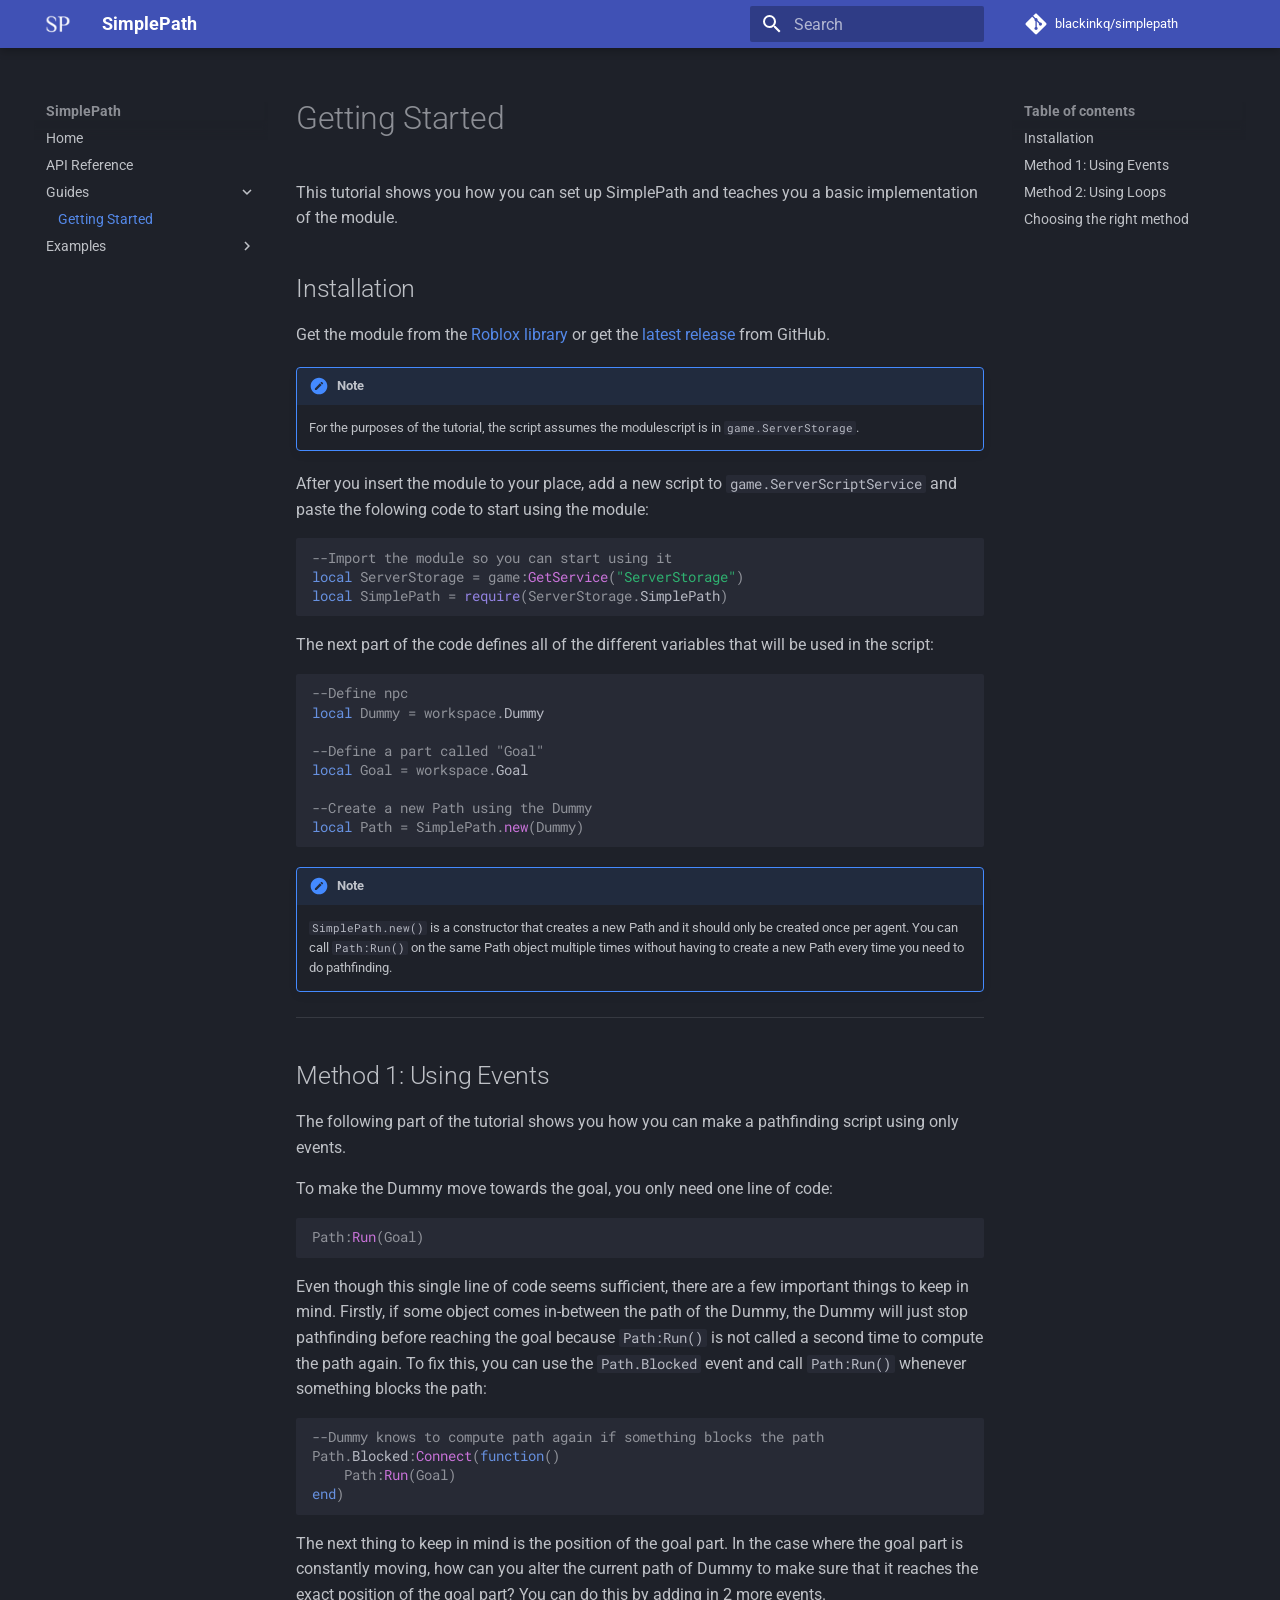
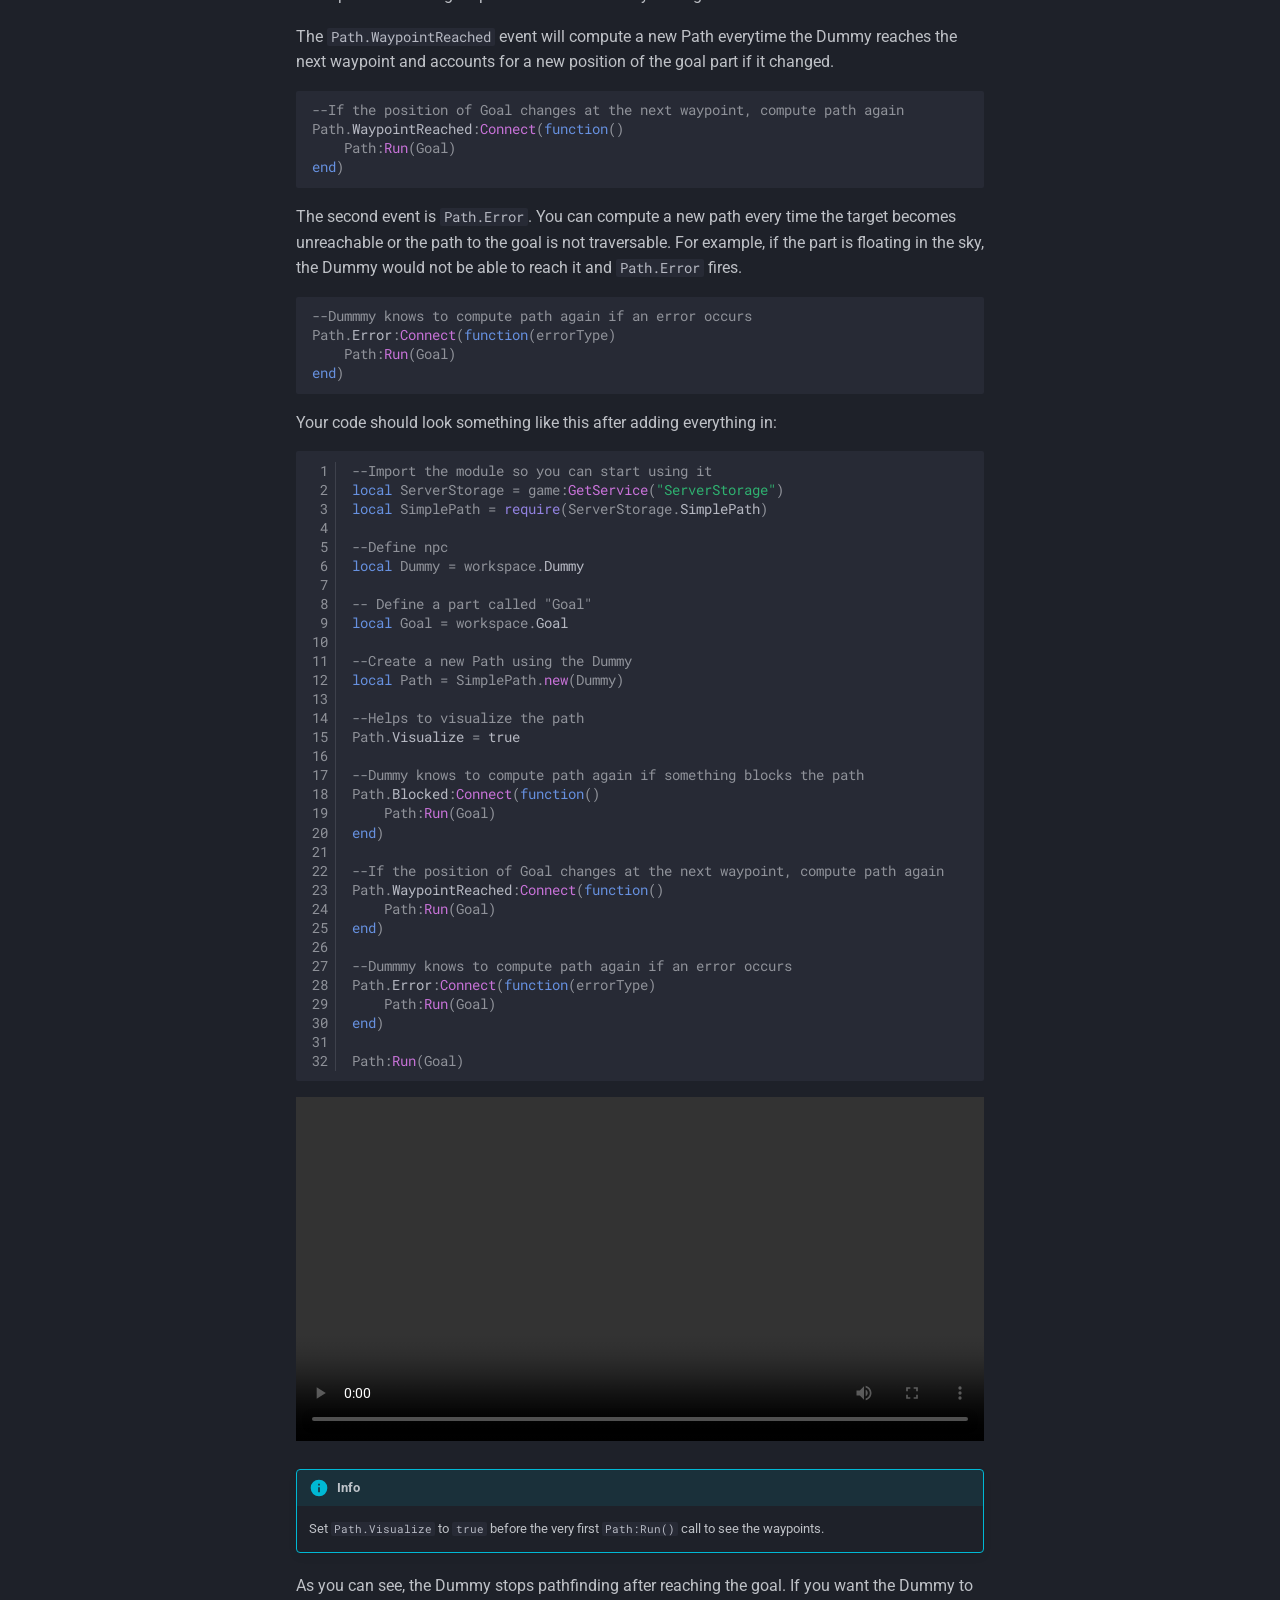
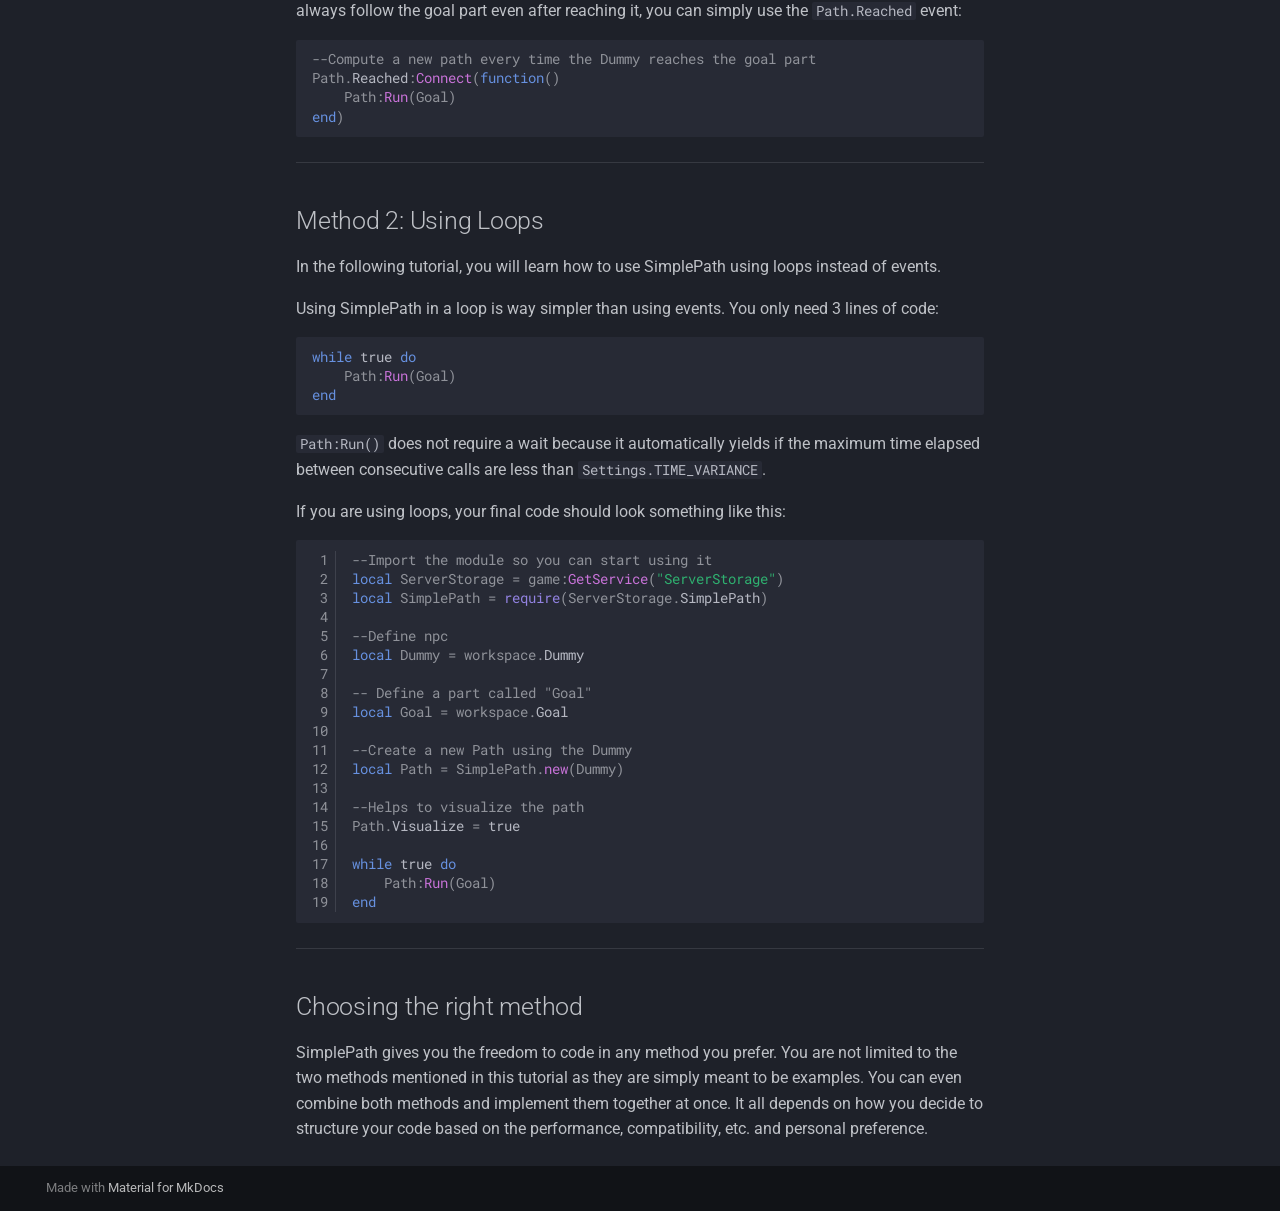
<file: guides/getting-started/index.html>
<!doctype html>
<html lang="en" class="no-js">
  <head>
    
      <meta charset="utf-8">
      <meta name="viewport" content="width=device-width,initial-scale=1">
      
        <meta name="description" content="SimplePath is an open-source pathfinding module that gives you the ability to quickly create a pathfinding script for humanoids and non-humanoids with just a few lines of code.">
      
      
      
        <link rel="canonical" href="https://blackinkq.github.io/simplepath/guides/getting-started/">
      
      
        <link rel="prev" href="../../api-reference/">
      
      
        <link rel="next" href="../../examples/humanoid/">
      
      
        
      
      
      <link rel="icon" href="../../assets/logo.png">
      <meta name="generator" content="mkdocs-1.6.1, mkdocs-material-9.7.6">
    
    
      
        <title>Getting Started - SimplePath</title>
      
    
    
      <link rel="stylesheet" href="../../assets/stylesheets/main.484c7ddc.min.css">
      
        
        <link rel="stylesheet" href="../../assets/stylesheets/palette.ab4e12ef.min.css">
      
      


    
    
      
    
    
      
        
        
        <link rel="preconnect" href="https://fonts.gstatic.com" crossorigin>
        <link rel="stylesheet" href="https://fonts.googleapis.com/css?family=Roboto:300,300i,400,400i,700,700i%7CRoboto+Mono:400,400i,700,700i&display=fallback">
        <style>:root{--md-text-font:"Roboto";--md-code-font:"Roboto Mono"}</style>
      
    
    
      <link rel="stylesheet" href="../../stylesheets/extra.css">
    
    <script>__md_scope=new URL("../..",location),__md_hash=e=>[...e].reduce(((e,_)=>(e<<5)-e+_.charCodeAt(0)),0),__md_get=(e,_=localStorage,t=__md_scope)=>JSON.parse(_.getItem(t.pathname+"."+e)),__md_set=(e,_,t=localStorage,a=__md_scope)=>{try{t.setItem(a.pathname+"."+e,JSON.stringify(_))}catch(e){}}</script>
    
      

    
    
  </head>
  
  
    
    
      
    
    
    
    
    <body dir="ltr" data-md-color-scheme="slate" data-md-color-primary="indigo" data-md-color-accent="deep-orange">
  
    
    <input class="md-toggle" data-md-toggle="drawer" type="checkbox" id="__drawer" autocomplete="off">
    <input class="md-toggle" data-md-toggle="search" type="checkbox" id="__search" autocomplete="off">
    <label class="md-overlay" for="__drawer"></label>
    <div data-md-component="skip">
      
        
        <a href="#installation" class="md-skip">
          Skip to content
        </a>
      
    </div>
    <div data-md-component="announce">
      
    </div>
    
    
      

  

<header class="md-header md-header--shadow" data-md-component="header">
  <nav class="md-header__inner md-grid" aria-label="Header">
    <a href="../.." title="SimplePath" class="md-header__button md-logo" aria-label="SimplePath" data-md-component="logo">
      
  <img src="../../assets/logo.png" alt="logo">

    </a>
    <label class="md-header__button md-icon" for="__drawer">
      
      <svg xmlns="http://www.w3.org/2000/svg" viewBox="0 0 24 24"><path d="M3 6h18v2H3zm0 5h18v2H3zm0 5h18v2H3z"/></svg>
    </label>
    <div class="md-header__title" data-md-component="header-title">
      <div class="md-header__ellipsis">
        <div class="md-header__topic">
          <span class="md-ellipsis">
            SimplePath
          </span>
        </div>
        <div class="md-header__topic" data-md-component="header-topic">
          <span class="md-ellipsis">
            
              Getting Started
            
          </span>
        </div>
      </div>
    </div>
    
      
        <form class="md-header__option" data-md-component="palette">
  
    
    
    
    <input class="md-option" data-md-color-media="" data-md-color-scheme="slate" data-md-color-primary="indigo" data-md-color-accent="deep-orange"  aria-hidden="true"  type="radio" name="__palette" id="__palette_0">
    
  
</form>
      
    
    
      <script>var palette=__md_get("__palette");if(palette&&palette.color){if("(prefers-color-scheme)"===palette.color.media){var media=matchMedia("(prefers-color-scheme: light)"),input=document.querySelector(media.matches?"[data-md-color-media='(prefers-color-scheme: light)']":"[data-md-color-media='(prefers-color-scheme: dark)']");palette.color.media=input.getAttribute("data-md-color-media"),palette.color.scheme=input.getAttribute("data-md-color-scheme"),palette.color.primary=input.getAttribute("data-md-color-primary"),palette.color.accent=input.getAttribute("data-md-color-accent")}for(var[key,value]of Object.entries(palette.color))document.body.setAttribute("data-md-color-"+key,value)}</script>
    
    
    
      
      
        <label class="md-header__button md-icon" for="__search">
          
          <svg xmlns="http://www.w3.org/2000/svg" viewBox="0 0 24 24"><path d="M9.5 3A6.5 6.5 0 0 1 16 9.5c0 1.61-.59 3.09-1.56 4.23l.27.27h.79l5 5-1.5 1.5-5-5v-.79l-.27-.27A6.52 6.52 0 0 1 9.5 16 6.5 6.5 0 0 1 3 9.5 6.5 6.5 0 0 1 9.5 3m0 2C7 5 5 7 5 9.5S7 14 9.5 14 14 12 14 9.5 12 5 9.5 5"/></svg>
        </label>
        <div class="md-search" data-md-component="search" role="dialog">
  <label class="md-search__overlay" for="__search"></label>
  <div class="md-search__inner" role="search">
    <form class="md-search__form" name="search">
      <input type="text" class="md-search__input" name="query" aria-label="Search" placeholder="Search" autocapitalize="off" autocorrect="off" autocomplete="off" spellcheck="false" data-md-component="search-query" required>
      <label class="md-search__icon md-icon" for="__search">
        
        <svg xmlns="http://www.w3.org/2000/svg" viewBox="0 0 24 24"><path d="M9.5 3A6.5 6.5 0 0 1 16 9.5c0 1.61-.59 3.09-1.56 4.23l.27.27h.79l5 5-1.5 1.5-5-5v-.79l-.27-.27A6.52 6.52 0 0 1 9.5 16 6.5 6.5 0 0 1 3 9.5 6.5 6.5 0 0 1 9.5 3m0 2C7 5 5 7 5 9.5S7 14 9.5 14 14 12 14 9.5 12 5 9.5 5"/></svg>
        
        <svg xmlns="http://www.w3.org/2000/svg" viewBox="0 0 24 24"><path d="M20 11v2H8l5.5 5.5-1.42 1.42L4.16 12l7.92-7.92L13.5 5.5 8 11z"/></svg>
      </label>
      <nav class="md-search__options" aria-label="Search">
        
        <button type="reset" class="md-search__icon md-icon" title="Clear" aria-label="Clear" tabindex="-1">
          
          <svg xmlns="http://www.w3.org/2000/svg" viewBox="0 0 24 24"><path d="M19 6.41 17.59 5 12 10.59 6.41 5 5 6.41 10.59 12 5 17.59 6.41 19 12 13.41 17.59 19 19 17.59 13.41 12z"/></svg>
        </button>
      </nav>
      
    </form>
    <div class="md-search__output">
      <div class="md-search__scrollwrap" tabindex="0" data-md-scrollfix>
        <div class="md-search-result" data-md-component="search-result">
          <div class="md-search-result__meta">
            Initializing search
          </div>
          <ol class="md-search-result__list" role="presentation"></ol>
        </div>
      </div>
    </div>
  </div>
</div>
      
    
    
      <div class="md-header__source">
        <a href="https://github.com/blackinkq/simplepath" title="Go to repository" class="md-source" data-md-component="source">
  <div class="md-source__icon md-icon">
    
    <svg xmlns="http://www.w3.org/2000/svg" viewBox="0 0 448 512"><!--! Font Awesome Free 7.1.0 by @fontawesome - https://fontawesome.com License - https://fontawesome.com/license/free (Icons: CC BY 4.0, Fonts: SIL OFL 1.1, Code: MIT License) Copyright 2025 Fonticons, Inc.--><path d="M439.6 236.1 244 40.5c-5.4-5.5-12.8-8.5-20.4-8.5s-15 3-20.4 8.4L162.5 81l51.5 51.5c27.1-9.1 52.7 16.8 43.4 43.7l49.7 49.7c34.2-11.8 61.2 31 35.5 56.7-26.5 26.5-70.2-2.9-56-37.3L240.3 199v121.9c25.3 12.5 22.3 41.8 9.1 55-6.4 6.4-15.2 10.1-24.3 10.1s-17.8-3.6-24.3-10.1c-17.6-17.6-11.1-46.9 11.2-56v-123c-20.8-8.5-24.6-30.7-18.6-45L142.6 101 8.5 235.1C3 240.6 0 247.9 0 255.5s3 15 8.5 20.4l195.6 195.7c5.4 5.4 12.7 8.4 20.4 8.4s15-3 20.4-8.4l194.7-194.7c5.4-5.4 8.4-12.8 8.4-20.4s-3-15-8.4-20.4"/></svg>
  </div>
  <div class="md-source__repository">
    blackinkq/simplepath
  </div>
</a>
      </div>
    
  </nav>
  
</header>
    
    <div class="md-container" data-md-component="container">
      
      
        
          
        
      
      <main class="md-main" data-md-component="main">
        <div class="md-main__inner md-grid">
          
            
              
              <div class="md-sidebar md-sidebar--primary" data-md-component="sidebar" data-md-type="navigation" >
                <div class="md-sidebar__scrollwrap">
                  <div class="md-sidebar__inner">
                    



<nav class="md-nav md-nav--primary" aria-label="Navigation" data-md-level="0">
  <label class="md-nav__title" for="__drawer">
    <a href="../.." title="SimplePath" class="md-nav__button md-logo" aria-label="SimplePath" data-md-component="logo">
      
  <img src="../../assets/logo.png" alt="logo">

    </a>
    SimplePath
  </label>
  
    <div class="md-nav__source">
      <a href="https://github.com/blackinkq/simplepath" title="Go to repository" class="md-source" data-md-component="source">
  <div class="md-source__icon md-icon">
    
    <svg xmlns="http://www.w3.org/2000/svg" viewBox="0 0 448 512"><!--! Font Awesome Free 7.1.0 by @fontawesome - https://fontawesome.com License - https://fontawesome.com/license/free (Icons: CC BY 4.0, Fonts: SIL OFL 1.1, Code: MIT License) Copyright 2025 Fonticons, Inc.--><path d="M439.6 236.1 244 40.5c-5.4-5.5-12.8-8.5-20.4-8.5s-15 3-20.4 8.4L162.5 81l51.5 51.5c27.1-9.1 52.7 16.8 43.4 43.7l49.7 49.7c34.2-11.8 61.2 31 35.5 56.7-26.5 26.5-70.2-2.9-56-37.3L240.3 199v121.9c25.3 12.5 22.3 41.8 9.1 55-6.4 6.4-15.2 10.1-24.3 10.1s-17.8-3.6-24.3-10.1c-17.6-17.6-11.1-46.9 11.2-56v-123c-20.8-8.5-24.6-30.7-18.6-45L142.6 101 8.5 235.1C3 240.6 0 247.9 0 255.5s3 15 8.5 20.4l195.6 195.7c5.4 5.4 12.7 8.4 20.4 8.4s15-3 20.4-8.4l194.7-194.7c5.4-5.4 8.4-12.8 8.4-20.4s-3-15-8.4-20.4"/></svg>
  </div>
  <div class="md-source__repository">
    blackinkq/simplepath
  </div>
</a>
    </div>
  
  <ul class="md-nav__list" data-md-scrollfix>
    
      
      
  
  
  
  
    <li class="md-nav__item">
      <a href="../.." class="md-nav__link">
        
  
  
  <span class="md-ellipsis">
    
  
    Home
  

    
  </span>
  
  

      </a>
    </li>
  

    
      
      
  
  
  
  
    <li class="md-nav__item">
      <a href="../../api-reference/" class="md-nav__link">
        
  
  
  <span class="md-ellipsis">
    
  
    API Reference
  

    
  </span>
  
  

      </a>
    </li>
  

    
      
      
  
  
    
  
  
  
    
    
    
    
    
    <li class="md-nav__item md-nav__item--active md-nav__item--nested">
      
        
        
        <input class="md-nav__toggle md-toggle " type="checkbox" id="__nav_3" checked>
        
          
          <label class="md-nav__link" for="__nav_3" id="__nav_3_label" tabindex="0">
            
  
  
  <span class="md-ellipsis">
    
  
    Guides
  

    
  </span>
  
  

            <span class="md-nav__icon md-icon"></span>
          </label>
        
        <nav class="md-nav" data-md-level="1" aria-labelledby="__nav_3_label" aria-expanded="true">
          <label class="md-nav__title" for="__nav_3">
            <span class="md-nav__icon md-icon"></span>
            
  
    Guides
  

          </label>
          <ul class="md-nav__list" data-md-scrollfix>
            
              
                
  
  
    
  
  
  
    <li class="md-nav__item md-nav__item--active">
      
      <input class="md-nav__toggle md-toggle" type="checkbox" id="__toc">
      
      
      
        <label class="md-nav__link md-nav__link--active" for="__toc">
          
  
  
  <span class="md-ellipsis">
    
  
    Getting Started
  

    
  </span>
  
  

          <span class="md-nav__icon md-icon"></span>
        </label>
      
      <a href="./" class="md-nav__link md-nav__link--active">
        
  
  
  <span class="md-ellipsis">
    
  
    Getting Started
  

    
  </span>
  
  

      </a>
      
        

<nav class="md-nav md-nav--secondary" aria-label="Table of contents">
  
  
  
  
    <label class="md-nav__title" for="__toc">
      <span class="md-nav__icon md-icon"></span>
      Table of contents
    </label>
    <ul class="md-nav__list" data-md-component="toc" data-md-scrollfix>
      
        <li class="md-nav__item">
  <a href="#installation" class="md-nav__link">
    <span class="md-ellipsis">
      
        Installation
      
    </span>
  </a>
  
</li>
      
        <li class="md-nav__item">
  <a href="#method-1-using-events" class="md-nav__link">
    <span class="md-ellipsis">
      
        Method 1: Using Events
      
    </span>
  </a>
  
</li>
      
        <li class="md-nav__item">
  <a href="#method-2-using-loops" class="md-nav__link">
    <span class="md-ellipsis">
      
        Method 2: Using Loops
      
    </span>
  </a>
  
</li>
      
        <li class="md-nav__item">
  <a href="#choosing-the-right-method" class="md-nav__link">
    <span class="md-ellipsis">
      
        Choosing the right method
      
    </span>
  </a>
  
</li>
      
    </ul>
  
</nav>
      
    </li>
  

              
            
          </ul>
        </nav>
      
    </li>
  

    
      
      
  
  
  
  
    
    
    
    
    
    <li class="md-nav__item md-nav__item--nested">
      
        
        
        <input class="md-nav__toggle md-toggle " type="checkbox" id="__nav_4" >
        
          
          <label class="md-nav__link" for="__nav_4" id="__nav_4_label" tabindex="0">
            
  
  
  <span class="md-ellipsis">
    
  
    Examples
  

    
  </span>
  
  

            <span class="md-nav__icon md-icon"></span>
          </label>
        
        <nav class="md-nav" data-md-level="1" aria-labelledby="__nav_4_label" aria-expanded="false">
          <label class="md-nav__title" for="__nav_4">
            <span class="md-nav__icon md-icon"></span>
            
  
    Examples
  

          </label>
          <ul class="md-nav__list" data-md-scrollfix>
            
              
                
  
  
  
  
    <li class="md-nav__item">
      <a href="../../examples/humanoid/" class="md-nav__link">
        
  
  
  <span class="md-ellipsis">
    
  
    Humanoid
  

    
  </span>
  
  

      </a>
    </li>
  

              
            
              
                
  
  
  
  
    <li class="md-nav__item">
      <a href="../../examples/non-humanoid/" class="md-nav__link">
        
  
  
  <span class="md-ellipsis">
    
  
    Non-Humanoid
  

    
  </span>
  
  

      </a>
    </li>
  

              
            
          </ul>
        </nav>
      
    </li>
  

    
  </ul>
</nav>
                  </div>
                </div>
              </div>
            
            
              
              <div class="md-sidebar md-sidebar--secondary" data-md-component="sidebar" data-md-type="toc" >
                <div class="md-sidebar__scrollwrap">
                  <div class="md-sidebar__inner">
                    

<nav class="md-nav md-nav--secondary" aria-label="Table of contents">
  
  
  
  
    <label class="md-nav__title" for="__toc">
      <span class="md-nav__icon md-icon"></span>
      Table of contents
    </label>
    <ul class="md-nav__list" data-md-component="toc" data-md-scrollfix>
      
        <li class="md-nav__item">
  <a href="#installation" class="md-nav__link">
    <span class="md-ellipsis">
      
        Installation
      
    </span>
  </a>
  
</li>
      
        <li class="md-nav__item">
  <a href="#method-1-using-events" class="md-nav__link">
    <span class="md-ellipsis">
      
        Method 1: Using Events
      
    </span>
  </a>
  
</li>
      
        <li class="md-nav__item">
  <a href="#method-2-using-loops" class="md-nav__link">
    <span class="md-ellipsis">
      
        Method 2: Using Loops
      
    </span>
  </a>
  
</li>
      
        <li class="md-nav__item">
  <a href="#choosing-the-right-method" class="md-nav__link">
    <span class="md-ellipsis">
      
        Choosing the right method
      
    </span>
  </a>
  
</li>
      
    </ul>
  
</nav>
                  </div>
                </div>
              </div>
            
          
          
            <div class="md-content" data-md-component="content">
              
              <article class="md-content__inner md-typeset">
                
                  


  
  


  <h1>Getting Started</h1>

<p>This tutorial shows you how you can set up SimplePath and teaches you a basic implementation of the module.</p>
<h2 id="installation">Installation<a class="headerlink" href="#installation" title="Permanent link">&para;</a></h2>
<p>Get the module from the <a href="https://www.roblox.com/library/6744337775/SimplePath-Pathfinding-Module">Roblox library</a> or get the <a href="https://github.com/00xima/RBLX-SimplePath/releases">latest release</a> from GitHub.</p>
<div class="admonition note">
<p class="admonition-title">Note</p>
<p>For the purposes of the tutorial, the script assumes the modulescript is in <code>game.ServerStorage</code>.</p>
</div>
<p>After you insert the module to your place, add a new script to <code>game.ServerScriptService</code> and paste the folowing code to start using the module:</p>
<div class="highlight"><pre><span></span><code><span class="c1">--Import the module so you can start using it</span>
<span class="kd">local</span><span class="w"> </span><span class="nv">ServerStorage</span><span class="w"> </span><span class="o">=</span><span class="w"> </span><span class="nv">game</span><span class="p">:</span><span class="nf">GetService</span><span class="p">(</span><span class="s2">&quot;ServerStorage&quot;</span><span class="p">)</span>
<span class="kd">local</span><span class="w"> </span><span class="nv">SimplePath</span><span class="w"> </span><span class="o">=</span><span class="w"> </span><span class="nb">require</span><span class="p">(</span><span class="nv">ServerStorage</span><span class="p">.</span><span class="py">SimplePath</span><span class="p">)</span>
</code></pre></div>
<p>The next part of the code defines all of the different variables that will be used in the script:</p>
<div class="highlight"><pre><span></span><code><span class="c1">--Define npc</span>
<span class="kd">local</span><span class="w"> </span><span class="nv">Dummy</span><span class="w"> </span><span class="o">=</span><span class="w"> </span><span class="nv">workspace</span><span class="p">.</span><span class="py">Dummy</span>

<span class="c1">--Define a part called &quot;Goal&quot;</span>
<span class="kd">local</span><span class="w"> </span><span class="nv">Goal</span><span class="w"> </span><span class="o">=</span><span class="w"> </span><span class="nv">workspace</span><span class="p">.</span><span class="py">Goal</span>

<span class="c1">--Create a new Path using the Dummy</span>
<span class="kd">local</span><span class="w"> </span><span class="nv">Path</span><span class="w"> </span><span class="o">=</span><span class="w"> </span><span class="nv">SimplePath</span><span class="p">.</span><span class="nf">new</span><span class="p">(</span><span class="nv">Dummy</span><span class="p">)</span>
</code></pre></div>
<div class="admonition note">
<p class="admonition-title">Note</p>
<p><code>SimplePath.new()</code> is a constructor that creates a new Path and it should only be created once per agent. You can call <code>Path:Run()</code> on the same Path object multiple times without having to create a new Path every time you need to do pathfinding.</p>
</div>
<hr>

<h2 id="method-1-using-events">Method 1: Using Events<a class="headerlink" href="#method-1-using-events" title="Permanent link">&para;</a></h2>
<p>The following part of the tutorial shows you how you can make a pathfinding script using only events. </p>
<p>To make the Dummy move towards the goal, you only need one line of code:
<div class="highlight"><pre><span></span><code><span class="nv">Path</span><span class="p">:</span><span class="nf">Run</span><span class="p">(</span><span class="nv">Goal</span><span class="p">)</span>
</code></pre></div></p>
<p>Even though this single line of code seems sufficient, there are a few important things to keep in mind. Firstly, if some object comes in-between the path of the Dummy, the Dummy will just stop pathfinding before reaching the goal because <code>Path:Run()</code> is not called a second time to compute the path again. To fix this, you can use the <code>Path.Blocked</code> event and call <code>Path:Run()</code> whenever something blocks the path:</p>
<div class="highlight"><pre><span></span><code><span class="c1">--Dummy knows to compute path again if something blocks the path</span>
<span class="nv">Path</span><span class="p">.</span><span class="py">Blocked</span><span class="p">:</span><span class="nf">Connect</span><span class="p">(</span><span class="kr">function</span><span class="p">()</span>
<span class="w">    </span><span class="nv">Path</span><span class="p">:</span><span class="nf">Run</span><span class="p">(</span><span class="nv">Goal</span><span class="p">)</span>
<span class="kr">end</span><span class="p">)</span>
</code></pre></div>
<p>The next thing to keep in mind is the position of the goal part. In the case where the goal part is constantly moving, how can you alter the current path of Dummy to make sure that it reaches the exact position of the goal part? You can do this by adding in 2 more events. </p>
<p>The <code>Path.WaypointReached</code> event will compute a new Path everytime the Dummy reaches the next waypoint and accounts for a new position of the goal part if it changed.</p>
<div class="highlight"><pre><span></span><code><span class="c1">--If the position of Goal changes at the next waypoint, compute path again</span>
<span class="nv">Path</span><span class="p">.</span><span class="py">WaypointReached</span><span class="p">:</span><span class="nf">Connect</span><span class="p">(</span><span class="kr">function</span><span class="p">()</span>
<span class="w">    </span><span class="nv">Path</span><span class="p">:</span><span class="nf">Run</span><span class="p">(</span><span class="nv">Goal</span><span class="p">)</span>
<span class="kr">end</span><span class="p">)</span>
</code></pre></div>
<p>The second event is <code>Path.Error</code>. You can compute a new path every time the target becomes unreachable or the path to the goal is not traversable. For example, if the part is floating in the sky, the Dummy would not be able to reach it and <code>Path.Error</code> fires.</p>
<div class="highlight"><pre><span></span><code><span class="c1">--Dummmy knows to compute path again if an error occurs</span>
<span class="nv">Path</span><span class="p">.</span><span class="py">Error</span><span class="p">:</span><span class="nf">Connect</span><span class="p">(</span><span class="kr">function</span><span class="p">(</span><span class="nv">errorType</span><span class="p">)</span>
<span class="w">    </span><span class="nv">Path</span><span class="p">:</span><span class="nf">Run</span><span class="p">(</span><span class="nv">Goal</span><span class="p">)</span>
<span class="kr">end</span><span class="p">)</span>
</code></pre></div>
<p>Your code should look something like this after adding everything in:</p>
<div class="highlight"><table class="highlighttable"><tr><td class="linenos"><div class="linenodiv"><pre><span></span><span class="normal"> 1</span>
<span class="normal"> 2</span>
<span class="normal"> 3</span>
<span class="normal"> 4</span>
<span class="normal"> 5</span>
<span class="normal"> 6</span>
<span class="normal"> 7</span>
<span class="normal"> 8</span>
<span class="normal"> 9</span>
<span class="normal">10</span>
<span class="normal">11</span>
<span class="normal">12</span>
<span class="normal">13</span>
<span class="normal">14</span>
<span class="normal">15</span>
<span class="normal">16</span>
<span class="normal">17</span>
<span class="normal">18</span>
<span class="normal">19</span>
<span class="normal">20</span>
<span class="normal">21</span>
<span class="normal">22</span>
<span class="normal">23</span>
<span class="normal">24</span>
<span class="normal">25</span>
<span class="normal">26</span>
<span class="normal">27</span>
<span class="normal">28</span>
<span class="normal">29</span>
<span class="normal">30</span>
<span class="normal">31</span>
<span class="normal">32</span></pre></div></td><td class="code"><div><pre><span></span><code><span class="c1">--Import the module so you can start using it</span>
<span class="kd">local</span><span class="w"> </span><span class="nv">ServerStorage</span><span class="w"> </span><span class="o">=</span><span class="w"> </span><span class="nv">game</span><span class="p">:</span><span class="nf">GetService</span><span class="p">(</span><span class="s2">&quot;ServerStorage&quot;</span><span class="p">)</span>
<span class="kd">local</span><span class="w"> </span><span class="nv">SimplePath</span><span class="w"> </span><span class="o">=</span><span class="w"> </span><span class="nb">require</span><span class="p">(</span><span class="nv">ServerStorage</span><span class="p">.</span><span class="py">SimplePath</span><span class="p">)</span>

<span class="c1">--Define npc</span>
<span class="kd">local</span><span class="w"> </span><span class="nv">Dummy</span><span class="w"> </span><span class="o">=</span><span class="w"> </span><span class="nv">workspace</span><span class="p">.</span><span class="py">Dummy</span>

<span class="c1">-- Define a part called &quot;Goal&quot;</span>
<span class="kd">local</span><span class="w"> </span><span class="nv">Goal</span><span class="w"> </span><span class="o">=</span><span class="w"> </span><span class="nv">workspace</span><span class="p">.</span><span class="py">Goal</span>

<span class="c1">--Create a new Path using the Dummy</span>
<span class="kd">local</span><span class="w"> </span><span class="nv">Path</span><span class="w"> </span><span class="o">=</span><span class="w"> </span><span class="nv">SimplePath</span><span class="p">.</span><span class="nf">new</span><span class="p">(</span><span class="nv">Dummy</span><span class="p">)</span>

<span class="c1">--Helps to visualize the path</span>
<span class="nv">Path</span><span class="p">.</span><span class="py">Visualize</span><span class="w"> </span><span class="o">=</span><span class="w"> </span><span class="kc">true</span>

<span class="c1">--Dummy knows to compute path again if something blocks the path</span>
<span class="nv">Path</span><span class="p">.</span><span class="py">Blocked</span><span class="p">:</span><span class="nf">Connect</span><span class="p">(</span><span class="kr">function</span><span class="p">()</span>
<span class="w">    </span><span class="nv">Path</span><span class="p">:</span><span class="nf">Run</span><span class="p">(</span><span class="nv">Goal</span><span class="p">)</span>
<span class="kr">end</span><span class="p">)</span>

<span class="c1">--If the position of Goal changes at the next waypoint, compute path again</span>
<span class="nv">Path</span><span class="p">.</span><span class="py">WaypointReached</span><span class="p">:</span><span class="nf">Connect</span><span class="p">(</span><span class="kr">function</span><span class="p">()</span>
<span class="w">    </span><span class="nv">Path</span><span class="p">:</span><span class="nf">Run</span><span class="p">(</span><span class="nv">Goal</span><span class="p">)</span>
<span class="kr">end</span><span class="p">)</span>

<span class="c1">--Dummmy knows to compute path again if an error occurs</span>
<span class="nv">Path</span><span class="p">.</span><span class="py">Error</span><span class="p">:</span><span class="nf">Connect</span><span class="p">(</span><span class="kr">function</span><span class="p">(</span><span class="nv">errorType</span><span class="p">)</span>
<span class="w">    </span><span class="nv">Path</span><span class="p">:</span><span class="nf">Run</span><span class="p">(</span><span class="nv">Goal</span><span class="p">)</span>
<span class="kr">end</span><span class="p">)</span>

<span class="nv">Path</span><span class="p">:</span><span class="nf">Run</span><span class="p">(</span><span class="nv">Goal</span><span class="p">)</span>
</code></pre></div></td></tr></table></div>
<video width=100% height=100% controls>
    <source style="object-fit: cover;" src="https://blackinkq.github.io/simplepath/assets/humanoid_example_1.mp4" types="video/mp4">
</video>

<div class="admonition info">
<p class="admonition-title">Info</p>
<p>Set <code>Path.Visualize</code> to <code>true</code> before the very first <code>Path:Run()</code> call to see the waypoints.</p>
</div>
<p>As you can see, the Dummy stops pathfinding after reaching the goal. If you want the Dummy to always follow the goal part even after reaching it, you can simply use the <code>Path.Reached</code> event:</p>
<div class="highlight"><pre><span></span><code><span class="c1">--Compute a new path every time the Dummy reaches the goal part</span>
<span class="nv">Path</span><span class="p">.</span><span class="py">Reached</span><span class="p">:</span><span class="nf">Connect</span><span class="p">(</span><span class="kr">function</span><span class="p">()</span>
<span class="w">    </span><span class="nv">Path</span><span class="p">:</span><span class="nf">Run</span><span class="p">(</span><span class="nv">Goal</span><span class="p">)</span>
<span class="kr">end</span><span class="p">)</span>
</code></pre></div>
<hr>

<h2 id="method-2-using-loops">Method 2: Using Loops<a class="headerlink" href="#method-2-using-loops" title="Permanent link">&para;</a></h2>
<p>In the following tutorial, you will learn how to use SimplePath using loops instead of events.</p>
<p>Using SimplePath in a loop is way simpler than using events. You only need 3 lines of code:
<div class="highlight"><pre><span></span><code><span class="kr">while</span><span class="w"> </span><span class="kc">true</span><span class="w"> </span><span class="kr">do</span>
<span class="w">    </span><span class="nv">Path</span><span class="p">:</span><span class="nf">Run</span><span class="p">(</span><span class="nv">Goal</span><span class="p">)</span>
<span class="kr">end</span>
</code></pre></div></p>
<p><code>Path:Run()</code> does not require a wait because it automatically yields if the maximum time elapsed between consecutive calls are less than <code>Settings.TIME_VARIANCE</code>.</p>
<p>If you are using loops, your final code should look something like this:</p>
<div class="highlight"><table class="highlighttable"><tr><td class="linenos"><div class="linenodiv"><pre><span></span><span class="normal"> 1</span>
<span class="normal"> 2</span>
<span class="normal"> 3</span>
<span class="normal"> 4</span>
<span class="normal"> 5</span>
<span class="normal"> 6</span>
<span class="normal"> 7</span>
<span class="normal"> 8</span>
<span class="normal"> 9</span>
<span class="normal">10</span>
<span class="normal">11</span>
<span class="normal">12</span>
<span class="normal">13</span>
<span class="normal">14</span>
<span class="normal">15</span>
<span class="normal">16</span>
<span class="normal">17</span>
<span class="normal">18</span>
<span class="normal">19</span></pre></div></td><td class="code"><div><pre><span></span><code><span class="c1">--Import the module so you can start using it</span>
<span class="kd">local</span><span class="w"> </span><span class="nv">ServerStorage</span><span class="w"> </span><span class="o">=</span><span class="w"> </span><span class="nv">game</span><span class="p">:</span><span class="nf">GetService</span><span class="p">(</span><span class="s2">&quot;ServerStorage&quot;</span><span class="p">)</span>
<span class="kd">local</span><span class="w"> </span><span class="nv">SimplePath</span><span class="w"> </span><span class="o">=</span><span class="w"> </span><span class="nb">require</span><span class="p">(</span><span class="nv">ServerStorage</span><span class="p">.</span><span class="py">SimplePath</span><span class="p">)</span>

<span class="c1">--Define npc</span>
<span class="kd">local</span><span class="w"> </span><span class="nv">Dummy</span><span class="w"> </span><span class="o">=</span><span class="w"> </span><span class="nv">workspace</span><span class="p">.</span><span class="py">Dummy</span>

<span class="c1">-- Define a part called &quot;Goal&quot;</span>
<span class="kd">local</span><span class="w"> </span><span class="nv">Goal</span><span class="w"> </span><span class="o">=</span><span class="w"> </span><span class="nv">workspace</span><span class="p">.</span><span class="py">Goal</span>

<span class="c1">--Create a new Path using the Dummy</span>
<span class="kd">local</span><span class="w"> </span><span class="nv">Path</span><span class="w"> </span><span class="o">=</span><span class="w"> </span><span class="nv">SimplePath</span><span class="p">.</span><span class="nf">new</span><span class="p">(</span><span class="nv">Dummy</span><span class="p">)</span>

<span class="c1">--Helps to visualize the path</span>
<span class="nv">Path</span><span class="p">.</span><span class="py">Visualize</span><span class="w"> </span><span class="o">=</span><span class="w"> </span><span class="kc">true</span>

<span class="kr">while</span><span class="w"> </span><span class="kc">true</span><span class="w"> </span><span class="kr">do</span>
<span class="w">    </span><span class="nv">Path</span><span class="p">:</span><span class="nf">Run</span><span class="p">(</span><span class="nv">Goal</span><span class="p">)</span>
<span class="kr">end</span>
</code></pre></div></td></tr></table></div>
<hr>

<h2 id="choosing-the-right-method">Choosing the right method<a class="headerlink" href="#choosing-the-right-method" title="Permanent link">&para;</a></h2>
<p>SimplePath gives you the freedom to code in any method you prefer. You are not limited to the two methods mentioned in this tutorial as they are simply meant to be examples. You can even combine both methods and implement them together at once. It all depends on how you decide to structure your code based on the performance, compatibility, etc. and personal preference.</p>












                
              </article>
            </div>
          
          
<script>var target=document.getElementById(location.hash.slice(1));target&&target.name&&(target.checked=target.name.startsWith("__tabbed_"))</script>
        </div>
        
      </main>
      
        <footer class="md-footer">
  
  <div class="md-footer-meta md-typeset">
    <div class="md-footer-meta__inner md-grid">
      <div class="md-copyright">
  
  
    Made with
    <a href="https://squidfunk.github.io/mkdocs-material/" target="_blank" rel="noopener">
      Material for MkDocs
    </a>
  
</div>
      
    </div>
  </div>
</footer>
      
    </div>
    <div class="md-dialog" data-md-component="dialog">
      <div class="md-dialog__inner md-typeset"></div>
    </div>
    
    
    
      
      
      <script id="__config" type="application/json">{"annotate": null, "base": "../..", "features": ["content.code.annotate"], "search": "../../assets/javascripts/workers/search.2c215733.min.js", "tags": null, "translations": {"clipboard.copied": "Copied to clipboard", "clipboard.copy": "Copy to clipboard", "search.result.more.one": "1 more on this page", "search.result.more.other": "# more on this page", "search.result.none": "No matching documents", "search.result.one": "1 matching document", "search.result.other": "# matching documents", "search.result.placeholder": "Type to start searching", "search.result.term.missing": "Missing", "select.version": "Select version"}, "version": null}</script>
    
    
      <script src="../../assets/javascripts/bundle.79ae519e.min.js"></script>
      
    
  </body>
</html>
</file>
<file: stylesheets/extra.css>
:root {
	--md-primary-fg-color:  #cf7b43 !important;
	--md-primary-fg-color--dark: rgba(0, 0, 0, 0) !important;
}
</file>
<file: assets/stylesheets/main.484c7ddc.min.css>
@charset "UTF-8";html{-webkit-text-size-adjust:none;-moz-text-size-adjust:none;text-size-adjust:none;box-sizing:border-box}*,:after,:before{box-sizing:inherit}@media (prefers-reduced-motion){*,:after,:before{transition:none!important}}body{margin:0}a,button,input,label{-webkit-tap-highlight-color:transparent}a{color:inherit;text-decoration:none}hr{border:0;box-sizing:initial;display:block;height:.05rem;overflow:visible;padding:0}small{font-size:80%}sub,sup{line-height:1em}img{border-style:none}table{border-collapse:initial;border-spacing:0}td,th{font-weight:400;vertical-align:top}button{background:#0000;border:0;font-family:inherit;font-size:inherit;margin:0;padding:0}input{border:0;outline:none}:root{--md-primary-fg-color:#4051b5;--md-primary-fg-color--light:#5d6cc0;--md-primary-fg-color--dark:#303fa1;--md-primary-bg-color:#fff;--md-primary-bg-color--light:#ffffffb3;--md-accent-fg-color:#526cfe;--md-accent-fg-color--transparent:#526cfe1a;--md-accent-bg-color:#fff;--md-accent-bg-color--light:#ffffffb3}[data-md-color-scheme=default]{color-scheme:light}[data-md-color-scheme=default] img[src$="#gh-dark-mode-only"],[data-md-color-scheme=default] img[src$="#only-dark"]{display:none}:root,[data-md-color-scheme=default]{--md-hue:225deg;--md-default-fg-color:#000000de;--md-default-fg-color--light:#0000008a;--md-default-fg-color--lighter:#00000052;--md-default-fg-color--lightest:#00000012;--md-default-bg-color:#fff;--md-default-bg-color--light:#ffffffb3;--md-default-bg-color--lighter:#ffffff4d;--md-default-bg-color--lightest:#ffffff1f;--md-code-fg-color:#36464e;--md-code-bg-color:#f5f5f5;--md-code-bg-color--light:#f5f5f5b3;--md-code-bg-color--lighter:#f5f5f54d;--md-code-hl-color:#4287ff;--md-code-hl-color--light:#4287ff1a;--md-code-hl-number-color:#d52a2a;--md-code-hl-special-color:#db1457;--md-code-hl-function-color:#a846b9;--md-code-hl-constant-color:#6e59d9;--md-code-hl-keyword-color:#3f6ec6;--md-code-hl-string-color:#1c7d4d;--md-code-hl-name-color:var(--md-code-fg-color);--md-code-hl-operator-color:var(--md-default-fg-color--light);--md-code-hl-punctuation-color:var(--md-default-fg-color--light);--md-code-hl-comment-color:var(--md-default-fg-color--light);--md-code-hl-generic-color:var(--md-default-fg-color--light);--md-code-hl-variable-color:var(--md-default-fg-color--light);--md-typeset-color:var(--md-default-fg-color);--md-typeset-a-color:var(--md-primary-fg-color);--md-typeset-del-color:#f5503d26;--md-typeset-ins-color:#0bd57026;--md-typeset-kbd-color:#fafafa;--md-typeset-kbd-accent-color:#fff;--md-typeset-kbd-border-color:#b8b8b8;--md-typeset-mark-color:#ffff0080;--md-typeset-table-color:#0000001f;--md-typeset-table-color--light:rgba(0,0,0,.035);--md-admonition-fg-color:var(--md-default-fg-color);--md-admonition-bg-color:var(--md-default-bg-color);--md-warning-fg-color:#000000de;--md-warning-bg-color:#ff9;--md-footer-fg-color:#fff;--md-footer-fg-color--light:#ffffffb3;--md-footer-fg-color--lighter:#ffffff73;--md-footer-bg-color:#000000de;--md-footer-bg-color--dark:#00000052;--md-shadow-z1:0 0.2rem 0.5rem #0000000d,0 0 0.05rem #0000001a;--md-shadow-z2:0 0.2rem 0.5rem #0000001a,0 0 0.05rem #00000040;--md-shadow-z3:0 0.2rem 0.5rem #0003,0 0 0.05rem #00000059}.md-icon svg{fill:currentcolor;display:block;height:1.2rem;width:1.2rem}body{-webkit-font-smoothing:antialiased;-moz-osx-font-smoothing:grayscale;--md-text-font-family:var(--md-text-font,_),-apple-system,BlinkMacSystemFont,Helvetica,Arial,sans-serif;--md-code-font-family:var(--md-code-font,_),SFMono-Regular,Consolas,Menlo,monospace}aside,body,input{font-feature-settings:"kern","liga";color:var(--md-typeset-color);font-family:var(--md-text-font-family)}code,kbd,pre{font-feature-settings:"kern";font-family:var(--md-code-font-family)}:root{--md-typeset-table-sort-icon:url('data:image/svg+xml;charset=utf-8,<svg xmlns="http://www.w3.org/2000/svg" viewBox="0 0 24 24"><path d="m18 21-4-4h3V7h-3l4-4 4 4h-3v10h3M2 19v-2h10v2M2 13v-2h7v2M2 7V5h4v2z"/></svg>');--md-typeset-table-sort-icon--asc:url('data:image/svg+xml;charset=utf-8,<svg xmlns="http://www.w3.org/2000/svg" viewBox="0 0 24 24"><path d="M19 17h3l-4 4-4-4h3V3h2M2 17h10v2H2M6 5v2H2V5m0 6h7v2H2z"/></svg>');--md-typeset-table-sort-icon--desc:url('data:image/svg+xml;charset=utf-8,<svg xmlns="http://www.w3.org/2000/svg" viewBox="0 0 24 24"><path d="M19 7h3l-4-4-4 4h3v14h2M2 17h10v2H2M6 5v2H2V5m0 6h7v2H2z"/></svg>')}.md-typeset{-webkit-print-color-adjust:exact;color-adjust:exact;font-size:.8rem;line-height:1.6;overflow-wrap:break-word}@media print{.md-typeset{font-size:.68rem}}.md-typeset blockquote,.md-typeset dl,.md-typeset figure,.md-typeset ol,.md-typeset pre,.md-typeset ul{margin-bottom:1em;margin-top:1em}.md-typeset h1{color:var(--md-default-fg-color--light);font-size:2em;line-height:1.3;margin:0 0 1.25em}.md-typeset h1,.md-typeset h2{font-weight:300;letter-spacing:-.01em}.md-typeset h2{font-size:1.5625em;line-height:1.4;margin:1.6em 0 .64em}.md-typeset h3{font-size:1.25em;font-weight:400;letter-spacing:-.01em;line-height:1.5;margin:1.6em 0 .8em}.md-typeset h2+h3{margin-top:.8em}.md-typeset h4{font-weight:700;letter-spacing:-.01em;margin:1em 0}.md-typeset h5,.md-typeset h6{color:var(--md-default-fg-color--light);font-size:.8em;font-weight:700;letter-spacing:-.01em;margin:1.25em 0}.md-typeset h5{text-transform:uppercase}.md-typeset h5 code{text-transform:none}.md-typeset hr{border-bottom:.05rem solid var(--md-default-fg-color--lightest);display:flow-root;margin:1.5em 0}.md-typeset a{color:var(--md-typeset-a-color);word-break:break-word}.md-typeset a,.md-typeset a:before{transition:color 125ms}.md-typeset a:focus,.md-typeset a:hover{color:var(--md-accent-fg-color)}.md-typeset a:focus code,.md-typeset a:hover code{background-color:var(--md-accent-fg-color--transparent);color:var(--md-accent-fg-color)}.md-typeset a code{color:var(--md-typeset-a-color)}.md-typeset a.focus-visible{outline-color:var(--md-accent-fg-color);outline-offset:.2rem}.md-typeset code,.md-typeset kbd,.md-typeset pre{color:var(--md-code-fg-color);direction:ltr;font-variant-ligatures:none;transition:background-color 125ms}@media print{.md-typeset code,.md-typeset kbd,.md-typeset pre{white-space:pre-wrap}}.md-typeset code{background-color:var(--md-code-bg-color);border-radius:.1rem;-webkit-box-decoration-break:clone;box-decoration-break:clone;font-size:.85em;padding:0 .2941176471em;transition:color 125ms,background-color 125ms;word-break:break-word}.md-typeset code:not(.focus-visible){-webkit-tap-highlight-color:transparent;outline:none}.md-typeset pre{display:flow-root;line-height:1.4;position:relative}.md-typeset pre>code{-webkit-box-decoration-break:slice;box-decoration-break:slice;box-shadow:none;display:block;margin:0;outline-color:var(--md-accent-fg-color);overflow:auto;padding:.7720588235em 1.1764705882em;scrollbar-color:var(--md-default-fg-color--lighter) #0000;scrollbar-width:thin;touch-action:auto;word-break:normal}.md-typeset pre>code:hover{scrollbar-color:var(--md-accent-fg-color) #0000}.md-typeset pre>code::-webkit-scrollbar{height:.2rem;width:.2rem}.md-typeset pre>code::-webkit-scrollbar-thumb{background-color:var(--md-default-fg-color--lighter)}.md-typeset pre>code::-webkit-scrollbar-thumb:hover{background-color:var(--md-accent-fg-color)}.md-typeset kbd{background-color:var(--md-typeset-kbd-color);border-radius:.1rem;box-shadow:0 .1rem 0 .05rem var(--md-typeset-kbd-border-color),0 .1rem 0 var(--md-typeset-kbd-border-color),0 -.1rem .2rem var(--md-typeset-kbd-accent-color) inset;color:var(--md-default-fg-color);display:inline-block;font-size:.75em;padding:0 .6666666667em;vertical-align:text-top;word-break:break-word}.md-typeset mark{background-color:var(--md-typeset-mark-color);-webkit-box-decoration-break:clone;box-decoration-break:clone;color:inherit;word-break:break-word}.md-typeset abbr{cursor:help;text-decoration:none}.md-typeset [data-preview],.md-typeset abbr{border-bottom:.05rem dotted var(--md-default-fg-color--light)}.md-typeset small{opacity:.75}[dir=ltr] .md-typeset sub,[dir=ltr] .md-typeset sup{margin-left:.078125em}[dir=rtl] .md-typeset sub,[dir=rtl] .md-typeset sup{margin-right:.078125em}[dir=ltr] .md-typeset blockquote{padding-left:.6rem}[dir=rtl] .md-typeset blockquote{padding-right:.6rem}[dir=ltr] .md-typeset blockquote{border-left:.2rem solid var(--md-default-fg-color--lighter)}[dir=rtl] .md-typeset blockquote{border-right:.2rem solid var(--md-default-fg-color--lighter)}.md-typeset blockquote{color:var(--md-default-fg-color--light);margin-left:0;margin-right:0}.md-typeset ul{list-style-type:disc}.md-typeset ul[type]{list-style-type:revert-layer}[dir=ltr] .md-typeset ol,[dir=ltr] .md-typeset ul{margin-left:.625em}[dir=rtl] .md-typeset ol,[dir=rtl] .md-typeset ul{margin-right:.625em}.md-typeset ol,.md-typeset ul{padding:0}.md-typeset ol:not([hidden]),.md-typeset ul:not([hidden]){display:flow-root}.md-typeset ol ol,.md-typeset ul ol{list-style-type:lower-alpha}.md-typeset ol ol ol,.md-typeset ul ol ol{list-style-type:lower-roman}.md-typeset ol ol ol ol,.md-typeset ul ol ol ol{list-style-type:upper-alpha}.md-typeset ol ol ol ol ol,.md-typeset ul ol ol ol ol{list-style-type:upper-roman}.md-typeset ol[type],.md-typeset ul[type]{list-style-type:revert-layer}[dir=ltr] .md-typeset ol li,[dir=ltr] .md-typeset ul li{margin-left:1.25em}[dir=rtl] .md-typeset ol li,[dir=rtl] .md-typeset ul li{margin-right:1.25em}.md-typeset ol li,.md-typeset ul li{margin-bottom:.5em}.md-typeset ol li blockquote,.md-typeset ol li p,.md-typeset ul li blockquote,.md-typeset ul li p{margin:.5em 0}.md-typeset ol li:last-child,.md-typeset ul li:last-child{margin-bottom:0}[dir=ltr] .md-typeset ol li ol,[dir=ltr] .md-typeset ol li ul,[dir=ltr] .md-typeset ul li ol,[dir=ltr] .md-typeset ul li ul{margin-left:.625em}[dir=rtl] .md-typeset ol li ol,[dir=rtl] .md-typeset ol li ul,[dir=rtl] .md-typeset ul li ol,[dir=rtl] .md-typeset ul li ul{margin-right:.625em}.md-typeset ol li ol,.md-typeset ol li ul,.md-typeset ul li ol,.md-typeset ul li ul{margin-bottom:.5em;margin-top:.5em}[dir=ltr] .md-typeset dd{margin-left:1.875em}[dir=rtl] .md-typeset dd{margin-right:1.875em}.md-typeset dd{margin-bottom:1.5em;margin-top:1em}.md-typeset img,.md-typeset svg,.md-typeset video{height:auto;max-width:100%}.md-typeset img[align=left]{margin:1em 1em 1em 0}.md-typeset img[align=right]{margin:1em 0 1em 1em}.md-typeset img[align]:only-child{margin-top:0}.md-typeset figure{display:flow-root;margin:1em auto;max-width:100%;text-align:center;width:fit-content}.md-typeset figure img{display:block;margin:0 auto}.md-typeset figcaption{font-style:italic;margin:1em auto;max-width:24rem}.md-typeset iframe{max-width:100%}.md-typeset table:not([class]){background-color:var(--md-default-bg-color);border:.05rem solid var(--md-typeset-table-color);border-radius:.1rem;display:inline-block;font-size:.64rem;max-width:100%;overflow:auto;touch-action:auto}@media print{.md-typeset table:not([class]){display:table}}.md-typeset table:not([class])+*{margin-top:1.5em}.md-typeset table:not([class]) td>:first-child,.md-typeset table:not([class]) th>:first-child{margin-top:0}.md-typeset table:not([class]) td>:last-child,.md-typeset table:not([class]) th>:last-child{margin-bottom:0}.md-typeset table:not([class]) td:not([align]),.md-typeset table:not([class]) th:not([align]){text-align:left}[dir=rtl] .md-typeset table:not([class]) td:not([align]),[dir=rtl] .md-typeset table:not([class]) th:not([align]){text-align:right}.md-typeset table:not([class]) th{font-weight:700;min-width:5rem;padding:.9375em 1.25em;vertical-align:top}.md-typeset table:not([class]) td{border-top:.05rem solid var(--md-typeset-table-color);padding:.9375em 1.25em;vertical-align:top}.md-typeset table:not([class]) tbody tr{transition:background-color 125ms}.md-typeset table:not([class]) tbody tr:hover{background-color:var(--md-typeset-table-color--light);box-shadow:0 .05rem 0 var(--md-default-bg-color) inset}.md-typeset table:not([class]) a{word-break:normal}.md-typeset table th[role=columnheader]{cursor:pointer}[dir=ltr] .md-typeset table th[role=columnheader]:after{margin-left:.5em}[dir=rtl] .md-typeset table th[role=columnheader]:after{margin-right:.5em}.md-typeset table th[role=columnheader]:after{content:"";display:inline-block;height:1.2em;-webkit-mask-image:var(--md-typeset-table-sort-icon);mask-image:var(--md-typeset-table-sort-icon);-webkit-mask-repeat:no-repeat;mask-repeat:no-repeat;-webkit-mask-size:contain;mask-size:contain;transition:background-color 125ms;vertical-align:text-bottom;width:1.2em}.md-typeset table th[role=columnheader]:hover:after{background-color:var(--md-default-fg-color--lighter)}.md-typeset table th[role=columnheader][aria-sort=ascending]:after{background-color:var(--md-default-fg-color--light);-webkit-mask-image:var(--md-typeset-table-sort-icon--asc);mask-image:var(--md-typeset-table-sort-icon--asc)}.md-typeset table th[role=columnheader][aria-sort=descending]:after{background-color:var(--md-default-fg-color--light);-webkit-mask-image:var(--md-typeset-table-sort-icon--desc);mask-image:var(--md-typeset-table-sort-icon--desc)}.md-typeset__scrollwrap{margin:1em -.8rem;overflow-x:auto;touch-action:auto}.md-typeset__table{display:inline-block;margin-bottom:.5em;padding:0 .8rem}@media print{.md-typeset__table{display:block}}html .md-typeset__table table{display:table;margin:0;overflow:hidden;width:100%}@media screen and (max-width:44.984375em){.md-content__inner>pre{margin:1em -.8rem}.md-content__inner>pre code{border-radius:0}}.md-typeset .md-author{border-radius:100%;display:block;flex-shrink:0;height:1.6rem;overflow:hidden;position:relative;transition:color 125ms,transform 125ms;width:1.6rem}.md-typeset .md-author img{display:block}.md-typeset .md-author--more{background:var(--md-default-fg-color--lightest);color:var(--md-default-fg-color--lighter);font-size:.6rem;font-weight:700;line-height:1.6rem;text-align:center}.md-typeset .md-author--long{height:2.4rem;width:2.4rem}.md-typeset a.md-author{transform:scale(1)}.md-typeset a.md-author img{border-radius:100%;filter:grayscale(100%) opacity(75%);transition:filter 125ms}.md-typeset a.md-author:focus,.md-typeset a.md-author:hover{transform:scale(1.1);z-index:1}.md-typeset a.md-author:focus img,.md-typeset a.md-author:hover img{filter:grayscale(0)}.md-banner{background-color:var(--md-footer-bg-color);color:var(--md-footer-fg-color);overflow:auto}@media print{.md-banner{display:none}}.md-banner--warning{background-color:var(--md-warning-bg-color);color:var(--md-warning-fg-color)}.md-banner__inner{font-size:.7rem;margin:.6rem auto;padding:0 .8rem}[dir=ltr] .md-banner__button{float:right}[dir=rtl] .md-banner__button{float:left}.md-banner__button{color:inherit;cursor:pointer;transition:opacity .25s}.no-js .md-banner__button{display:none}.md-banner__button:hover{opacity:.7}html{font-size:125%;height:100%;overflow-x:hidden}@media screen and (min-width:100em){html{font-size:137.5%}}@media screen and (min-width:125em){html{font-size:150%}}body{background-color:var(--md-default-bg-color);display:flex;flex-direction:column;font-size:.5rem;min-height:100%;position:relative;width:100%}@media print{body{display:block}}@media screen and (max-width:59.984375em){body[data-md-scrolllock]{position:fixed}}.md-grid{margin-left:auto;margin-right:auto;max-width:61rem}.md-container{display:flex;flex-direction:column;flex-grow:1}@media print{.md-container{display:block}}.md-main{flex-grow:1}.md-main__inner{display:flex;height:100%;margin-top:1.5rem}.md-ellipsis{overflow:hidden;text-overflow:ellipsis}.md-toggle{display:none}.md-option{height:0;opacity:0;position:absolute;width:0}.md-option:checked+label:not([hidden]){display:block}.md-option.focus-visible+label{outline-color:var(--md-accent-fg-color);outline-style:auto}.md-skip{background-color:var(--md-default-fg-color);border-radius:.1rem;color:var(--md-default-bg-color);font-size:.64rem;margin:.5rem;opacity:0;outline-color:var(--md-accent-fg-color);padding:.3rem .5rem;position:fixed;transform:translateY(.4rem);z-index:-1}.md-skip:focus{opacity:1;transform:translateY(0);transition:transform .25s cubic-bezier(.4,0,.2,1),opacity 175ms 75ms;z-index:10}@page{margin:25mm}:root{--md-clipboard-icon:url('data:image/svg+xml;charset=utf-8,<svg xmlns="http://www.w3.org/2000/svg" viewBox="0 0 24 24"><path d="M19 21H8V7h11m0-2H8a2 2 0 0 0-2 2v14a2 2 0 0 0 2 2h11a2 2 0 0 0 2-2V7a2 2 0 0 0-2-2m-3-4H4a2 2 0 0 0-2 2v14h2V3h12z"/></svg>')}.md-clipboard{border-radius:.1rem;color:var(--md-default-fg-color--lightest);cursor:pointer;height:1.5em;outline-color:var(--md-accent-fg-color);outline-offset:.1rem;transition:color .25s;width:1.5em;z-index:1}@media print{.md-clipboard{display:none}}.md-clipboard:not(.focus-visible){-webkit-tap-highlight-color:transparent;outline:none}:hover>.md-clipboard{color:var(--md-default-fg-color--light)}.md-clipboard:focus,.md-clipboard:hover{color:var(--md-accent-fg-color)}.md-clipboard:after{background-color:currentcolor;content:"";display:block;height:1.125em;margin:0 auto;-webkit-mask-image:var(--md-clipboard-icon);mask-image:var(--md-clipboard-icon);-webkit-mask-position:center;mask-position:center;-webkit-mask-repeat:no-repeat;mask-repeat:no-repeat;-webkit-mask-size:contain;mask-size:contain;width:1.125em}.md-clipboard--inline{cursor:pointer}.md-clipboard--inline code{transition:color .25s,background-color .25s}.md-clipboard--inline:focus code,.md-clipboard--inline:hover code{background-color:var(--md-accent-fg-color--transparent);color:var(--md-accent-fg-color)}:root{--md-code-select-icon:url('data:image/svg+xml;charset=utf-8,<svg xmlns="http://www.w3.org/2000/svg" viewBox="0 0 24 24"><path d="M19 19h-4v2h4c1.1 0 2-.9 2-2v-4h-2m0-12h-4v2h4v4h2V5c0-1.1-.9-2-2-2M5 5h4V3H5c-1.1 0-2 .9-2 2v4h2m0 6H3v4c0 1.1.9 2 2 2h4v-2H5zm2-4h2v2H7zm4 0h2v2h-2zm4 0h2v2h-2zM7 7h2v2H7zm4 0h2v2h-2zm4 0h2v2h-2zm-8 8h2v2H7zm4 0h2v2h-2zm4 0h2v2h-2z"/></svg>');--md-code-copy-icon:url('data:image/svg+xml;charset=utf-8,<svg xmlns="http://www.w3.org/2000/svg" viewBox="0 0 24 24"><path d="M19 21H8V7h11m0-2H8a2 2 0 0 0-2 2v14a2 2 0 0 0 2 2h11a2 2 0 0 0 2-2V7a2 2 0 0 0-2-2m-3-4H4a2 2 0 0 0-2 2v14h2V3h12z"/></svg>')}.md-typeset .md-code__content{display:grid}.md-code__nav{background-color:var(--md-code-bg-color--lighter);border-radius:.1rem;display:flex;gap:.2rem;padding:.2rem;position:absolute;right:.25em;top:.25em;transition:background-color .25s;z-index:1}:hover>.md-code__nav{background-color:var(--md-code-bg-color--light)}.md-code__button{color:var(--md-default-fg-color--lightest);cursor:pointer;display:block;height:1.5em;outline-color:var(--md-accent-fg-color);outline-offset:.1rem;transition:color .25s;width:1.5em}:hover>*>.md-code__button{color:var(--md-default-fg-color--light)}.md-code__button.focus-visible,.md-code__button:hover{color:var(--md-accent-fg-color)}.md-code__button--active{color:var(--md-default-fg-color)!important}.md-code__button:after{background-color:currentcolor;content:"";display:block;height:1.125em;margin:0 auto;-webkit-mask-position:center;mask-position:center;-webkit-mask-repeat:no-repeat;mask-repeat:no-repeat;-webkit-mask-size:contain;mask-size:contain;width:1.125em}.md-code__button[data-md-type=select]:after{-webkit-mask-image:var(--md-code-select-icon);mask-image:var(--md-code-select-icon)}.md-code__button[data-md-type=copy]:after{-webkit-mask-image:var(--md-code-copy-icon);mask-image:var(--md-code-copy-icon)}@keyframes consent{0%{opacity:0;transform:translateY(100%)}to{opacity:1;transform:translateY(0)}}@keyframes overlay{0%{opacity:0}to{opacity:1}}.md-consent__overlay{animation:overlay .25s both;-webkit-backdrop-filter:blur(.1rem);backdrop-filter:blur(.1rem);background-color:#0000008a;height:100%;opacity:1;position:fixed;top:0;width:100%;z-index:5}.md-consent__inner{animation:consent .5s cubic-bezier(.1,.7,.1,1) both;background-color:var(--md-default-bg-color);border:0;border-radius:.1rem;bottom:0;box-shadow:0 0 .2rem #0000001a,0 .2rem .4rem #0003;max-height:100%;overflow:auto;padding:0;position:fixed;width:100%;z-index:5}.md-consent__form{padding:.8rem}.md-consent__settings{display:none;margin:1em 0}input:checked+.md-consent__settings{display:block}.md-consent__controls{margin-bottom:.8rem}.md-typeset .md-consent__controls .md-button{display:inline}@media screen and (max-width:44.984375em){.md-typeset .md-consent__controls .md-button{display:block;margin-top:.4rem;text-align:center;width:100%}}.md-consent label{cursor:pointer}.md-content{flex-grow:1;min-width:0}.md-content__inner{margin:0 .8rem 1.2rem;padding-top:.6rem}@media screen and (min-width:76.25em){[dir=ltr] .md-sidebar--primary:not([hidden])~.md-content>.md-content__inner{margin-left:1.2rem}[dir=ltr] .md-sidebar--secondary:not([hidden])~.md-content>.md-content__inner,[dir=rtl] .md-sidebar--primary:not([hidden])~.md-content>.md-content__inner{margin-right:1.2rem}[dir=rtl] .md-sidebar--secondary:not([hidden])~.md-content>.md-content__inner{margin-left:1.2rem}}.md-content__inner:before{content:"";display:block;height:.4rem}.md-content__inner>:last-child{margin-bottom:0}[dir=ltr] .md-content__button{float:right}[dir=rtl] .md-content__button{float:left}[dir=ltr] .md-content__button{margin-left:.4rem}[dir=rtl] .md-content__button{margin-right:.4rem}.md-content__button{margin:.4rem 0;padding:0}@media print{.md-content__button{display:none}}.md-typeset .md-content__button{color:var(--md-default-fg-color--lighter)}.md-content__button svg{display:inline;vertical-align:top}[dir=rtl] .md-content__button svg{transform:scaleX(-1)}[dir=ltr] .md-dialog{right:.8rem}[dir=rtl] .md-dialog{left:.8rem}.md-dialog{background-color:var(--md-default-fg-color);border-radius:.1rem;bottom:.8rem;box-shadow:var(--md-shadow-z3);min-width:11.1rem;opacity:0;padding:.4rem .6rem;pointer-events:none;position:fixed;transform:translateY(100%);transition:transform 0ms .4s,opacity .4s;z-index:4}@media print{.md-dialog{display:none}}.md-dialog--active{opacity:1;pointer-events:auto;transform:translateY(0);transition:transform .4s cubic-bezier(.075,.85,.175,1),opacity .4s}.md-dialog__inner{color:var(--md-default-bg-color);font-size:.7rem}.md-feedback{margin:2em 0 1em;text-align:center}.md-feedback fieldset{border:none;margin:0;padding:0}.md-feedback__title{font-weight:700;margin:1em auto}.md-feedback__inner{position:relative}.md-feedback__list{display:flex;flex-wrap:wrap;place-content:baseline center;position:relative}.md-feedback__list:hover .md-icon:not(:disabled){color:var(--md-default-fg-color--lighter)}:disabled .md-feedback__list{min-height:1.8rem}.md-feedback__icon{color:var(--md-default-fg-color--light);cursor:pointer;flex-shrink:0;margin:0 .1rem;transition:color 125ms}.md-feedback__icon:not(:disabled).md-icon:hover{color:var(--md-accent-fg-color)}.md-feedback__icon:disabled{color:var(--md-default-fg-color--lightest);pointer-events:none}.md-feedback__note{opacity:0;position:relative;transform:translateY(.4rem);transition:transform .4s cubic-bezier(.1,.7,.1,1),opacity .15s}.md-feedback__note>*{margin:0 auto;max-width:16rem}:disabled .md-feedback__note{opacity:1;transform:translateY(0)}@media print{.md-feedback{display:none}}.md-footer{background-color:var(--md-footer-bg-color);color:var(--md-footer-fg-color)}@media print{.md-footer{display:none}}.md-footer__inner{justify-content:space-between;overflow:auto;padding:.2rem}.md-footer__inner:not([hidden]){display:flex}.md-footer__link{align-items:end;display:flex;flex-grow:0.01;margin-bottom:.4rem;margin-top:1rem;max-width:100%;outline-color:var(--md-accent-fg-color);overflow:hidden;transition:opacity .25s}.md-footer__link:focus,.md-footer__link:hover{opacity:.7}[dir=rtl] .md-footer__link svg{transform:scaleX(-1)}@media screen and (max-width:44.984375em){.md-footer__link--prev{flex-shrink:0}.md-footer__link--prev .md-footer__title{display:none}}[dir=ltr] .md-footer__link--next{margin-left:auto}[dir=rtl] .md-footer__link--next{margin-right:auto}.md-footer__link--next{text-align:right}[dir=rtl] .md-footer__link--next{text-align:left}.md-footer__title{flex-grow:1;font-size:.9rem;margin-bottom:.7rem;max-width:calc(100% - 2.4rem);padding:0 1rem;white-space:nowrap}.md-footer__button{margin:.2rem;padding:.4rem}.md-footer__direction{font-size:.64rem;opacity:.7}.md-footer-meta{background-color:var(--md-footer-bg-color--dark)}.md-footer-meta__inner{display:flex;flex-wrap:wrap;justify-content:space-between;padding:.2rem}html .md-footer-meta.md-typeset a{color:var(--md-footer-fg-color--light)}html .md-footer-meta.md-typeset a:focus,html .md-footer-meta.md-typeset a:hover{color:var(--md-footer-fg-color)}.md-copyright{color:var(--md-footer-fg-color--lighter);font-size:.64rem;margin:auto .6rem;padding:.4rem 0;width:100%}@media screen and (min-width:45em){.md-copyright{width:auto}}.md-copyright__highlight{color:var(--md-footer-fg-color--light)}.md-social{display:inline-flex;gap:.2rem;margin:0 .4rem;padding:.2rem 0 .6rem}@media screen and (min-width:45em){.md-social{padding:.6rem 0}}.md-social__link{display:inline-block;height:1.6rem;text-align:center;width:1.6rem}.md-social__link:before{line-height:1.9}.md-social__link svg{fill:currentcolor;max-height:.8rem;vertical-align:-25%}.md-typeset .md-button{border:.1rem solid;border-radius:.1rem;color:var(--md-primary-fg-color);cursor:pointer;display:inline-block;font-weight:700;padding:.625em 2em;transition:color 125ms,background-color 125ms,border-color 125ms}.md-typeset .md-button--primary{background-color:var(--md-primary-fg-color);border-color:var(--md-primary-fg-color);color:var(--md-primary-bg-color)}.md-typeset .md-button:focus,.md-typeset .md-button:hover{background-color:var(--md-accent-fg-color);border-color:var(--md-accent-fg-color);color:var(--md-accent-bg-color)}[dir=ltr] .md-typeset .md-input{border-top-left-radius:.1rem}[dir=ltr] .md-typeset .md-input,[dir=rtl] .md-typeset .md-input{border-top-right-radius:.1rem}[dir=rtl] .md-typeset .md-input{border-top-left-radius:.1rem}.md-typeset .md-input{border-bottom:.1rem solid var(--md-default-fg-color--lighter);box-shadow:var(--md-shadow-z1);font-size:.8rem;height:1.8rem;padding:0 .6rem;transition:border .25s,box-shadow .25s}.md-typeset .md-input:focus,.md-typeset .md-input:hover{border-bottom-color:var(--md-accent-fg-color);box-shadow:var(--md-shadow-z2)}.md-typeset .md-input--stretch{width:100%}.md-header{background-color:var(--md-primary-fg-color);box-shadow:0 0 .2rem #0000,0 .2rem .4rem #0000;color:var(--md-primary-bg-color);display:block;left:0;position:sticky;right:0;top:0;z-index:4}@media print{.md-header{display:none}}.md-header[hidden]{transform:translateY(-100%);transition:transform .25s cubic-bezier(.8,0,.6,1),box-shadow .25s}.md-header--shadow{box-shadow:0 0 .2rem #0000001a,0 .2rem .4rem #0003;transition:transform .25s cubic-bezier(.1,.7,.1,1),box-shadow .25s}.md-header__inner{align-items:center;display:flex;padding:0 .2rem}.md-header__button{color:currentcolor;cursor:pointer;margin:.2rem;outline-color:var(--md-accent-fg-color);padding:.4rem;position:relative;transition:opacity .25s;vertical-align:middle;z-index:1}.md-header__button:hover{opacity:.7}.md-header__button:not([hidden]){display:inline-block}.md-header__button:not(.focus-visible){-webkit-tap-highlight-color:transparent;outline:none}.md-header__button.md-logo{margin:.2rem;padding:.4rem}@media screen and (max-width:76.234375em){.md-header__button.md-logo{display:none}}.md-header__button.md-logo img,.md-header__button.md-logo svg{fill:currentcolor;display:block;height:1.2rem;width:auto}@media screen and (min-width:60em){.md-header__button[for=__search]{display:none}}.no-js .md-header__button[for=__search]{display:none}[dir=rtl] .md-header__button[for=__search] svg{transform:scaleX(-1)}@media screen and (min-width:76.25em){.md-header__button[for=__drawer]{display:none}}.md-header__topic{display:flex;max-width:100%;position:absolute;transition:transform .4s cubic-bezier(.1,.7,.1,1),opacity .15s;white-space:nowrap}.md-header__topic+.md-header__topic{opacity:0;pointer-events:none;transform:translateX(1.25rem);transition:transform .4s cubic-bezier(1,.7,.1,.1),opacity .15s;z-index:-1}[dir=rtl] .md-header__topic+.md-header__topic{transform:translateX(-1.25rem)}.md-header__topic:first-child{font-weight:700}[dir=ltr] .md-header__title{margin-left:1rem;margin-right:.4rem}[dir=rtl] .md-header__title{margin-left:.4rem;margin-right:1rem}.md-header__title{flex-grow:1;font-size:.9rem;height:2.4rem;line-height:2.4rem}.md-header__title--active .md-header__topic{opacity:0;pointer-events:none;transform:translateX(-1.25rem);transition:transform .4s cubic-bezier(1,.7,.1,.1),opacity .15s;z-index:-1}[dir=rtl] .md-header__title--active .md-header__topic{transform:translateX(1.25rem)}.md-header__title--active .md-header__topic+.md-header__topic{opacity:1;pointer-events:auto;transform:translateX(0);transition:transform .4s cubic-bezier(.1,.7,.1,1),opacity .15s;z-index:0}.md-header__title>.md-header__ellipsis{height:100%;position:relative;width:100%}.md-header__option{display:flex;flex-shrink:0;max-width:100%;transition:max-width 0ms .25s,opacity .25s .25s;white-space:nowrap}[data-md-toggle=search]:checked~.md-header .md-header__option{max-width:0;opacity:0;transition:max-width 0ms,opacity 0ms}.md-header__option>input{bottom:0}.md-header__source{display:none}@media screen and (min-width:60em){[dir=ltr] .md-header__source{margin-left:1rem}[dir=rtl] .md-header__source{margin-right:1rem}.md-header__source{display:block;max-width:11.7rem;width:11.7rem}}@media screen and (min-width:76.25em){[dir=ltr] .md-header__source{margin-left:1.4rem}[dir=rtl] .md-header__source{margin-right:1.4rem}}.md-meta{color:var(--md-default-fg-color--light);font-size:.7rem;line-height:1.3}.md-meta__list{display:inline-flex;flex-wrap:wrap;list-style:none;margin:0;padding:0}.md-meta__item:not(:last-child):after{content:"·";margin-left:.2rem;margin-right:.2rem}.md-meta__link{color:var(--md-typeset-a-color)}.md-meta__link:focus,.md-meta__link:hover{color:var(--md-accent-fg-color)}.md-draft{background-color:#ff1744;border-radius:.125em;color:#fff;display:inline-block;font-weight:700;padding-left:.5714285714em;padding-right:.5714285714em}:root{--md-nav-icon--prev:url('data:image/svg+xml;charset=utf-8,<svg xmlns="http://www.w3.org/2000/svg" viewBox="0 0 24 24"><path d="M20 11v2H8l5.5 5.5-1.42 1.42L4.16 12l7.92-7.92L13.5 5.5 8 11z"/></svg>');--md-nav-icon--next:url('data:image/svg+xml;charset=utf-8,<svg xmlns="http://www.w3.org/2000/svg" viewBox="0 0 24 24"><path d="M8.59 16.58 13.17 12 8.59 7.41 10 6l6 6-6 6z"/></svg>');--md-toc-icon:url('data:image/svg+xml;charset=utf-8,<svg xmlns="http://www.w3.org/2000/svg" viewBox="0 0 24 24"><path d="M3 9h14V7H3zm0 4h14v-2H3zm0 4h14v-2H3zm16 0h2v-2h-2zm0-10v2h2V7zm0 6h2v-2h-2z"/></svg>')}.md-nav{font-size:.7rem;line-height:1.3}.md-nav__title{color:var(--md-default-fg-color--light);display:block;font-weight:700;overflow:hidden;padding:0 .6rem;text-overflow:ellipsis}.md-nav__title .md-nav__button{display:none}.md-nav__title .md-nav__button img{height:100%;width:auto}.md-nav__title .md-nav__button.md-logo img,.md-nav__title .md-nav__button.md-logo svg{fill:currentcolor;display:block;height:2.4rem;max-width:100%;object-fit:contain;width:auto}.md-nav__list{list-style:none;margin:0;padding:0}.md-nav__link{align-items:flex-start;display:flex;gap:.4rem;margin-top:.625em;scroll-snap-align:start;transition:color 125ms}.md-nav__link--passed,.md-nav__link--passed code{color:var(--md-default-fg-color--light)}.md-nav__item .md-nav__link--active,.md-nav__item .md-nav__link--active code{color:var(--md-typeset-a-color)}.md-nav__link .md-ellipsis{position:relative}.md-nav__link .md-ellipsis code{word-break:normal}[dir=ltr] .md-nav__link .md-icon:last-child{margin-left:auto}[dir=rtl] .md-nav__link .md-icon:last-child{margin-right:auto}.md-nav__link .md-typeset{font-size:.7rem;line-height:1.3}.md-nav__link svg{fill:currentcolor;flex-shrink:0;height:1.3em;position:relative}.md-nav__link[for]:focus,.md-nav__link[for]:hover,.md-nav__link[href]:focus,.md-nav__link[href]:hover{color:var(--md-accent-fg-color);cursor:pointer}.md-nav__link[for]:focus code,.md-nav__link[for]:hover code,.md-nav__link[href]:focus code,.md-nav__link[href]:hover code{background-color:var(--md-accent-fg-color--transparent);color:var(--md-accent-fg-color)}.md-nav__link.focus-visible{outline-color:var(--md-accent-fg-color);outline-offset:.2rem}.md-nav--primary .md-nav__link[for=__toc]{display:none}.md-nav--primary .md-nav__link[for=__toc] .md-icon:after{background-color:currentcolor;display:block;height:100%;-webkit-mask-image:var(--md-toc-icon);mask-image:var(--md-toc-icon);width:100%}.md-nav--primary .md-nav__link[for=__toc]~.md-nav{display:none}.md-nav__container>.md-nav__link{margin-top:0}.md-nav__container>.md-nav__link:first-child{flex-grow:1;min-width:0}.md-nav__icon{flex-shrink:0}.md-nav__source{display:none}@media screen and (max-width:76.234375em){.md-nav--primary,.md-nav--primary .md-nav{background-color:var(--md-default-bg-color);display:flex;flex-direction:column;height:100%;left:0;position:absolute;right:0;top:0;z-index:1}.md-nav--primary .md-nav__item,.md-nav--primary .md-nav__title{font-size:.8rem;line-height:1.5}.md-nav--primary .md-nav__title{background-color:var(--md-default-fg-color--lightest);color:var(--md-default-fg-color--light);cursor:pointer;height:5.6rem;line-height:2.4rem;padding:3rem .8rem .2rem;position:relative;white-space:nowrap}[dir=ltr] .md-nav--primary .md-nav__title .md-nav__icon{left:.4rem}[dir=rtl] .md-nav--primary .md-nav__title .md-nav__icon{right:.4rem}.md-nav--primary .md-nav__title .md-nav__icon{display:block;height:1.2rem;margin:.2rem;position:absolute;top:.4rem;width:1.2rem}.md-nav--primary .md-nav__title .md-nav__icon:after{background-color:currentcolor;content:"";display:block;height:100%;-webkit-mask-image:var(--md-nav-icon--prev);mask-image:var(--md-nav-icon--prev);-webkit-mask-position:center;mask-position:center;-webkit-mask-repeat:no-repeat;mask-repeat:no-repeat;-webkit-mask-size:contain;mask-size:contain;width:100%}.md-nav--primary .md-nav__title~.md-nav__list{background-color:var(--md-default-bg-color);box-shadow:0 .05rem 0 var(--md-default-fg-color--lightest) inset;overflow-y:auto;scroll-snap-type:y mandatory;touch-action:pan-y}.md-nav--primary .md-nav__title~.md-nav__list>:first-child{border-top:0}.md-nav--primary .md-nav__title[for=__drawer]{background-color:var(--md-primary-fg-color);color:var(--md-primary-bg-color);font-weight:700}.md-nav--primary .md-nav__title .md-logo{display:block;left:.2rem;margin:.2rem;padding:.4rem;position:absolute;right:.2rem;top:.2rem}.md-nav--primary .md-nav__list{flex:1}.md-nav--primary .md-nav__item{border-top:.05rem solid var(--md-default-fg-color--lightest)}.md-nav--primary .md-nav__item--active>.md-nav__link{color:var(--md-typeset-a-color)}.md-nav--primary .md-nav__item--active>.md-nav__link:focus,.md-nav--primary .md-nav__item--active>.md-nav__link:hover{color:var(--md-accent-fg-color)}.md-nav--primary .md-nav__link{margin-top:0;padding:.6rem .8rem}.md-nav--primary .md-nav__link svg{margin-top:.1em}.md-nav--primary .md-nav__link>.md-nav__link{padding:0}[dir=ltr] .md-nav--primary .md-nav__link .md-nav__icon{margin-right:-.2rem}[dir=rtl] .md-nav--primary .md-nav__link .md-nav__icon{margin-left:-.2rem}.md-nav--primary .md-nav__link .md-nav__icon{font-size:1.2rem;height:1.2rem;width:1.2rem}.md-nav--primary .md-nav__link .md-nav__icon:after{background-color:currentcolor;content:"";display:block;height:100%;-webkit-mask-image:var(--md-nav-icon--next);mask-image:var(--md-nav-icon--next);-webkit-mask-position:center;mask-position:center;-webkit-mask-repeat:no-repeat;mask-repeat:no-repeat;-webkit-mask-size:contain;mask-size:contain;width:100%}[dir=rtl] .md-nav--primary .md-nav__icon:after{transform:scale(-1)}.md-nav--primary .md-nav--secondary .md-nav{background-color:initial;position:static}[dir=ltr] .md-nav--primary .md-nav--secondary .md-nav .md-nav__link{padding-left:1.4rem}[dir=rtl] .md-nav--primary .md-nav--secondary .md-nav .md-nav__link{padding-right:1.4rem}[dir=ltr] .md-nav--primary .md-nav--secondary .md-nav .md-nav .md-nav__link{padding-left:2rem}[dir=rtl] .md-nav--primary .md-nav--secondary .md-nav .md-nav .md-nav__link{padding-right:2rem}[dir=ltr] .md-nav--primary .md-nav--secondary .md-nav .md-nav .md-nav .md-nav__link{padding-left:2.6rem}[dir=rtl] .md-nav--primary .md-nav--secondary .md-nav .md-nav .md-nav .md-nav__link{padding-right:2.6rem}[dir=ltr] .md-nav--primary .md-nav--secondary .md-nav .md-nav .md-nav .md-nav .md-nav__link{padding-left:3.2rem}[dir=rtl] .md-nav--primary .md-nav--secondary .md-nav .md-nav .md-nav .md-nav .md-nav__link{padding-right:3.2rem}.md-nav--secondary{background-color:initial}.md-nav__toggle~.md-nav{display:flex;opacity:0;transform:translateX(100%);transition:transform .25s cubic-bezier(.8,0,.6,1),opacity 125ms 50ms}[dir=rtl] .md-nav__toggle~.md-nav{transform:translateX(-100%)}.md-nav__toggle:checked~.md-nav{opacity:1;transform:translateX(0);transition:transform .25s cubic-bezier(.4,0,.2,1),opacity 125ms 125ms}.md-nav__toggle:checked~.md-nav>.md-nav__list{backface-visibility:hidden}}@media screen and (max-width:59.984375em){.md-nav--primary .md-nav__link[for=__toc]{display:flex}.md-nav--primary .md-nav__link[for=__toc] .md-icon:after{content:""}.md-nav--primary .md-nav__link[for=__toc]+.md-nav__link{display:none}.md-nav--primary .md-nav__link[for=__toc]~.md-nav{display:flex}.md-nav__source{background-color:var(--md-primary-fg-color--dark);color:var(--md-primary-bg-color);display:block;padding:0 .2rem}}@media screen and (min-width:60em) and (max-width:76.234375em){.md-nav--integrated .md-nav__link[for=__toc]{display:flex}.md-nav--integrated .md-nav__link[for=__toc] .md-icon:after{content:""}.md-nav--integrated .md-nav__link[for=__toc]+.md-nav__link{display:none}.md-nav--integrated .md-nav__link[for=__toc]~.md-nav{display:flex}}@media screen and (min-width:60em){.md-nav{margin-bottom:-.4rem}.md-nav--secondary .md-nav__title{background:var(--md-default-bg-color);box-shadow:0 0 .4rem .4rem var(--md-default-bg-color);position:sticky;top:0;z-index:1}.md-nav--secondary .md-nav__title[for=__toc]{scroll-snap-align:start}.md-nav--secondary .md-nav__title .md-nav__icon{display:none}[dir=ltr] .md-nav--secondary .md-nav__list{padding-left:.6rem}[dir=rtl] .md-nav--secondary .md-nav__list{padding-right:.6rem}.md-nav--secondary .md-nav__list{padding-bottom:.4rem}[dir=ltr] .md-nav--secondary .md-nav__item>.md-nav__link{margin-right:.4rem}[dir=rtl] .md-nav--secondary .md-nav__item>.md-nav__link{margin-left:.4rem}}@media screen and (min-width:76.25em){.md-nav{margin-bottom:-.4rem;transition:max-height .25s cubic-bezier(.86,0,.07,1)}.md-nav--primary .md-nav__title{background:var(--md-default-bg-color);box-shadow:0 0 .4rem .4rem var(--md-default-bg-color);position:sticky;top:0;z-index:1}.md-nav--primary .md-nav__title[for=__drawer]{scroll-snap-align:start}.md-nav--primary .md-nav__title .md-nav__icon{display:none}[dir=ltr] .md-nav--primary .md-nav__list{padding-left:.6rem}[dir=rtl] .md-nav--primary .md-nav__list{padding-right:.6rem}.md-nav--primary .md-nav__list{padding-bottom:.4rem}[dir=ltr] .md-nav--primary .md-nav__item>.md-nav__link{margin-right:.4rem}[dir=rtl] .md-nav--primary .md-nav__item>.md-nav__link{margin-left:.4rem}.md-nav__toggle~.md-nav{display:grid;grid-template-rows:minmax(.4rem,0fr);opacity:0;transition:grid-template-rows .25s cubic-bezier(.86,0,.07,1),opacity .25s,visibility 0ms .25s;visibility:collapse}.md-nav__toggle~.md-nav>.md-nav__list{overflow:hidden}.md-nav__toggle.md-toggle--indeterminate~.md-nav,.md-nav__toggle:checked~.md-nav{grid-template-rows:minmax(.4rem,1fr);opacity:1;transition:grid-template-rows .25s cubic-bezier(.86,0,.07,1),opacity .15s .1s,visibility 0ms;visibility:visible}.md-nav__toggle.md-toggle--indeterminate~.md-nav{transition:none}.md-nav__item--nested>.md-nav>.md-nav__title{display:none}.md-nav__item--section{display:block;margin:1.25em 0}.md-nav__item--section:last-child{margin-bottom:0}.md-nav__item--section>.md-nav__link{font-weight:700}.md-nav__item--section>.md-nav__link[for]{color:var(--md-default-fg-color--light)}.md-nav__item--section>.md-nav__link:not(.md-nav__container){pointer-events:none}.md-nav__item--section>.md-nav__link .md-icon,.md-nav__item--section>.md-nav__link>[for]{display:none}[dir=ltr] .md-nav__item--section>.md-nav{margin-left:-.6rem}[dir=rtl] .md-nav__item--section>.md-nav{margin-right:-.6rem}.md-nav__item--section>.md-nav{display:block;opacity:1;visibility:visible}.md-nav__item--section>.md-nav>.md-nav__list>.md-nav__item{padding:0}.md-nav__icon{border-radius:100%;height:.9rem;transition:background-color .25s;width:.9rem}.md-nav__icon:hover{background-color:var(--md-accent-fg-color--transparent)}.md-nav__icon:after{background-color:currentcolor;border-radius:100%;content:"";display:inline-block;height:100%;-webkit-mask-image:var(--md-nav-icon--next);mask-image:var(--md-nav-icon--next);-webkit-mask-position:center;mask-position:center;-webkit-mask-repeat:no-repeat;mask-repeat:no-repeat;-webkit-mask-size:contain;mask-size:contain;transition:transform .25s;vertical-align:-.1rem;width:100%}[dir=rtl] .md-nav__icon:after{transform:rotate(180deg)}.md-nav__item--nested .md-nav__toggle:checked~.md-nav__link .md-nav__icon:after,.md-nav__item--nested .md-toggle--indeterminate~.md-nav__link .md-nav__icon:after{transform:rotate(90deg)}.md-nav--lifted>.md-nav__list>.md-nav__item,.md-nav--lifted>.md-nav__title{display:none}.md-nav--lifted>.md-nav__list>.md-nav__item--active{display:block}.md-nav--lifted>.md-nav__list>.md-nav__item--active>.md-nav__link{background:var(--md-default-bg-color);box-shadow:0 0 .4rem .4rem var(--md-default-bg-color);margin-top:0;position:sticky;top:0;z-index:1}.md-nav--lifted>.md-nav__list>.md-nav__item--active>.md-nav__link:not(.md-nav__container){pointer-events:none}.md-nav--lifted>.md-nav__list>.md-nav__item--active.md-nav__item--section{margin:0}[dir=ltr] .md-nav--lifted>.md-nav__list>.md-nav__item>.md-nav:not(.md-nav--secondary){margin-left:-.6rem}[dir=rtl] .md-nav--lifted>.md-nav__list>.md-nav__item>.md-nav:not(.md-nav--secondary){margin-right:-.6rem}.md-nav--lifted>.md-nav__list>.md-nav__item>[for]{color:var(--md-default-fg-color--light)}.md-nav--lifted .md-nav[data-md-level="1"]{grid-template-rows:minmax(.4rem,1fr);opacity:1;visibility:visible}[dir=ltr] .md-nav--integrated>.md-nav__list>.md-nav__item--active .md-nav--secondary{border-left:.05rem solid var(--md-primary-fg-color)}[dir=rtl] .md-nav--integrated>.md-nav__list>.md-nav__item--active .md-nav--secondary{border-right:.05rem solid var(--md-primary-fg-color)}.md-nav--integrated>.md-nav__list>.md-nav__item--active .md-nav--secondary{display:block;margin-bottom:1.25em;opacity:1;visibility:visible}.md-nav--integrated>.md-nav__list>.md-nav__item--active .md-nav--secondary>.md-nav__list{overflow:visible;padding-bottom:0}.md-nav--integrated>.md-nav__list>.md-nav__item--active .md-nav--secondary>.md-nav__title{display:none}}.md-pagination{font-size:.8rem;font-weight:700;gap:.4rem}.md-pagination,.md-pagination>*{align-items:center;display:flex;justify-content:center}.md-pagination>*{border-radius:.2rem;height:1.8rem;min-width:1.8rem;text-align:center}.md-pagination__current{background-color:var(--md-default-fg-color--lightest);color:var(--md-default-fg-color--light)}.md-pagination__link{transition:color 125ms,background-color 125ms}.md-pagination__link:focus,.md-pagination__link:hover{background-color:var(--md-accent-fg-color--transparent);color:var(--md-accent-fg-color)}.md-pagination__link:focus svg,.md-pagination__link:hover svg{color:var(--md-accent-fg-color)}.md-pagination__link.focus-visible{outline-color:var(--md-accent-fg-color);outline-offset:.2rem}.md-pagination__link svg{fill:currentcolor;color:var(--md-default-fg-color--lighter);display:block;max-height:100%;width:1.2rem}:root{--md-path-icon:url('data:image/svg+xml;charset=utf-8,<svg xmlns="http://www.w3.org/2000/svg" viewBox="0 0 24 24"><path d="M8.59 16.58 13.17 12 8.59 7.41 10 6l6 6-6 6z"/></svg>')}.md-path{font-size:.7rem;margin:0 .8rem;overflow:auto;padding-top:1.2rem}.md-path:not([hidden]){display:block}@media screen and (min-width:76.25em){.md-path{margin:0 1.2rem}}.md-path__list{align-items:center;display:flex;gap:.2rem;list-style:none;margin:0;padding:0}.md-path__item:not(:first-child){display:inline-flex;gap:.2rem;white-space:nowrap}.md-path__item:not(:first-child):before{background-color:var(--md-default-fg-color--lighter);content:"";display:inline;height:.8rem;-webkit-mask-image:var(--md-path-icon);mask-image:var(--md-path-icon);width:.8rem}.md-path__link{align-items:center;color:var(--md-default-fg-color--light);display:flex}.md-path__link:focus,.md-path__link:hover{color:var(--md-accent-fg-color)}:root{--md-post-pin-icon:url('data:image/svg+xml;charset=utf-8,<svg xmlns="http://www.w3.org/2000/svg" viewBox="0 0 24 24"><path d="M16 12V4h1V2H7v2h1v8l-2 2v2h5.2v6h1.6v-6H18v-2z"/></svg>')}.md-post__back{border-bottom:.05rem solid var(--md-default-fg-color--lightest);margin-bottom:1.2rem;padding-bottom:1.2rem}@media screen and (max-width:76.234375em){.md-post__back{display:none}}[dir=rtl] .md-post__back svg{transform:scaleX(-1)}.md-post__authors{display:flex;flex-direction:column;gap:.6rem;margin:0 .6rem 1.2rem}.md-post .md-post__meta a{transition:color 125ms}.md-post .md-post__meta a:focus,.md-post .md-post__meta a:hover{color:var(--md-accent-fg-color)}.md-post__title{color:var(--md-default-fg-color--light);font-weight:700}.md-post--excerpt{margin-bottom:3.2rem}.md-post--excerpt .md-post__header{align-items:center;display:flex;gap:.6rem;min-height:1.6rem}.md-post--excerpt .md-post__authors{align-items:center;display:inline-flex;flex-direction:row;gap:.2rem;margin:0;min-height:2.4rem}[dir=ltr] .md-post--excerpt .md-post__meta .md-meta__list{margin-right:.4rem}[dir=rtl] .md-post--excerpt .md-post__meta .md-meta__list{margin-left:.4rem}.md-post--excerpt .md-post__content>:first-child{--md-scroll-margin:6rem;margin-top:0}.md-post>.md-nav--secondary{margin:1em 0}.md-pin{background:var(--md-default-fg-color--lightest);border-radius:1rem;margin-top:-.05rem;padding:.2rem}.md-pin:after{background-color:currentcolor;content:"";display:block;height:.6rem;margin:0 auto;-webkit-mask-image:var(--md-post-pin-icon);mask-image:var(--md-post-pin-icon);-webkit-mask-position:center;mask-position:center;-webkit-mask-repeat:no-repeat;mask-repeat:no-repeat;-webkit-mask-size:contain;mask-size:contain;width:.6rem}.md-profile{align-items:center;display:flex;font-size:.7rem;gap:.6rem;line-height:1.4;width:100%}.md-profile__description{flex-grow:1}.md-content--post{display:flex}@media screen and (max-width:76.234375em){.md-content--post{flex-flow:column-reverse}}.md-content--post>.md-content__inner{flex-grow:1;min-width:0}@media screen and (min-width:76.25em){[dir=ltr] .md-content--post>.md-content__inner{margin-left:1.2rem}[dir=rtl] .md-content--post>.md-content__inner{margin-right:1.2rem}}@media screen and (max-width:76.234375em){.md-sidebar.md-sidebar--post{padding:0;position:static;width:100%}.md-sidebar.md-sidebar--post .md-sidebar__scrollwrap{overflow:visible}.md-sidebar.md-sidebar--post .md-sidebar__inner{padding:0}.md-sidebar.md-sidebar--post .md-post__meta{margin-left:.6rem;margin-right:.6rem}.md-sidebar.md-sidebar--post .md-nav__item{border:none;display:inline}.md-sidebar.md-sidebar--post .md-nav__list{display:inline-flex;flex-wrap:wrap;gap:.6rem;padding-bottom:.6rem;padding-top:.6rem}.md-sidebar.md-sidebar--post .md-nav__link{padding:0}.md-sidebar.md-sidebar--post .md-nav{height:auto;margin-bottom:0;position:static}}:root{--md-progress-value:0;--md-progress-delay:400ms}.md-progress{background:var(--md-primary-bg-color);height:.075rem;opacity:min(clamp(0,var(--md-progress-value),1),clamp(0,100 - var(--md-progress-value),1));position:fixed;top:0;transform:scaleX(calc(var(--md-progress-value)*1%));transform-origin:left;transition:transform .5s cubic-bezier(.19,1,.22,1),opacity .25s var(--md-progress-delay);width:100%;z-index:4}:root{--md-search-result-icon:url('data:image/svg+xml;charset=utf-8,<svg xmlns="http://www.w3.org/2000/svg" viewBox="0 0 24 24"><path d="M14 2H6a2 2 0 0 0-2 2v16a2 2 0 0 0 2 2h7c-.41-.25-.8-.56-1.14-.9-.33-.33-.61-.7-.86-1.1H6V4h7v5h5v1.18c.71.16 1.39.43 2 .82V8zm6.31 16.9c1.33-2.11.69-4.9-1.4-6.22-2.11-1.33-4.91-.68-6.22 1.4-1.34 2.11-.69 4.89 1.4 6.22 1.46.93 3.32.93 4.79.02L22 23.39 23.39 22zm-3.81.1a2.5 2.5 0 0 1-2.5-2.5 2.5 2.5 0 0 1 2.5-2.5 2.5 2.5 0 0 1 2.5 2.5 2.5 2.5 0 0 1-2.5 2.5"/></svg>')}.md-search{position:relative}@media screen and (min-width:60em){.md-search{padding:.2rem 0}}.no-js .md-search{display:none}.md-search__overlay{opacity:0;z-index:1}@media screen and (max-width:59.984375em){[dir=ltr] .md-search__overlay{left:-2.2rem}[dir=rtl] .md-search__overlay{right:-2.2rem}.md-search__overlay{background-color:var(--md-default-bg-color);border-radius:1rem;height:2rem;overflow:hidden;pointer-events:none;position:absolute;top:-1rem;transform-origin:center;transition:transform .3s .1s,opacity .2s .2s;width:2rem}[data-md-toggle=search]:checked~.md-header .md-search__overlay{opacity:1;transition:transform .4s,opacity .1s}}@media screen and (min-width:60em){[dir=ltr] .md-search__overlay{left:0}[dir=rtl] .md-search__overlay{right:0}.md-search__overlay{background-color:#0000008a;cursor:pointer;height:0;position:fixed;top:0;transition:width 0ms .25s,height 0ms .25s,opacity .25s;width:0}[data-md-toggle=search]:checked~.md-header .md-search__overlay{height:200vh;opacity:1;transition:width 0ms,height 0ms,opacity .25s;width:100%}}@media screen and (max-width:29.984375em){[data-md-toggle=search]:checked~.md-header .md-search__overlay{transform:scale(45)}}@media screen and (min-width:30em) and (max-width:44.984375em){[data-md-toggle=search]:checked~.md-header .md-search__overlay{transform:scale(60)}}@media screen and (min-width:45em) and (max-width:59.984375em){[data-md-toggle=search]:checked~.md-header .md-search__overlay{transform:scale(75)}}.md-search__inner{backface-visibility:hidden}@media screen and (max-width:59.984375em){[dir=ltr] .md-search__inner{left:0}[dir=rtl] .md-search__inner{right:0}.md-search__inner{height:0;opacity:0;overflow:hidden;position:fixed;top:0;transform:translateX(5%);transition:width 0ms .3s,height 0ms .3s,transform .15s cubic-bezier(.4,0,.2,1) .15s,opacity .15s .15s;width:0;z-index:2}[dir=rtl] .md-search__inner{transform:translateX(-5%)}[data-md-toggle=search]:checked~.md-header .md-search__inner{height:100%;opacity:1;transform:translateX(0);transition:width 0ms 0ms,height 0ms 0ms,transform .15s cubic-bezier(.1,.7,.1,1) .15s,opacity .15s .15s;width:100%}}@media screen and (min-width:60em){[dir=ltr] .md-search__inner{float:right}[dir=rtl] .md-search__inner{float:left}.md-search__inner{padding:.1rem 0;position:relative;transition:width .25s cubic-bezier(.1,.7,.1,1);width:11.7rem}}@media screen and (min-width:60em) and (max-width:76.234375em){[data-md-toggle=search]:checked~.md-header .md-search__inner{width:23.4rem}}@media screen and (min-width:76.25em){[data-md-toggle=search]:checked~.md-header .md-search__inner{width:34.4rem}}.md-search__form{background-color:var(--md-default-bg-color);box-shadow:0 0 .6rem #0000;height:2.4rem;position:relative;transition:color .25s,background-color .25s;z-index:2}@media screen and (min-width:60em){.md-search__form{background-color:#00000042;border-radius:.1rem;height:1.8rem}.md-search__form:hover{background-color:#ffffff1f}}[data-md-toggle=search]:checked~.md-header .md-search__form{background-color:var(--md-default-bg-color);border-radius:.1rem .1rem 0 0;box-shadow:0 0 .6rem #00000012;color:var(--md-default-fg-color)}[dir=ltr] .md-search__input{padding-left:3.6rem;padding-right:2.2rem}[dir=rtl] .md-search__input{padding-left:2.2rem;padding-right:3.6rem}.md-search__input{background:#0000;font-size:.9rem;height:100%;position:relative;text-overflow:ellipsis;width:100%;z-index:2}.md-search__input::placeholder{transition:color .25s}.md-search__input::placeholder,.md-search__input~.md-search__icon{color:var(--md-default-fg-color--light)}.md-search__input::-ms-clear{display:none}@media screen and (max-width:59.984375em){.md-search__input{font-size:.9rem;height:2.4rem;width:100%}}@media screen and (min-width:60em){[dir=ltr] .md-search__input{padding-left:2.2rem}[dir=rtl] .md-search__input{padding-right:2.2rem}.md-search__input{color:inherit;font-size:.8rem}.md-search__input::placeholder{color:var(--md-primary-bg-color--light)}.md-search__input+.md-search__icon{color:var(--md-primary-bg-color)}[data-md-toggle=search]:checked~.md-header .md-search__input{text-overflow:clip}[data-md-toggle=search]:checked~.md-header .md-search__input+.md-search__icon{color:var(--md-default-fg-color--light)}[data-md-toggle=search]:checked~.md-header .md-search__input::placeholder{color:#0000}}.md-search__icon{cursor:pointer;display:inline-block;height:1.2rem;transition:color .25s,opacity .25s;width:1.2rem}.md-search__icon:hover{opacity:.7}[dir=ltr] .md-search__icon[for=__search]{left:.5rem}[dir=rtl] .md-search__icon[for=__search]{right:.5rem}.md-search__icon[for=__search]{position:absolute;top:.3rem;z-index:2}[dir=rtl] .md-search__icon[for=__search] svg{transform:scaleX(-1)}@media screen and (max-width:59.984375em){[dir=ltr] .md-search__icon[for=__search]{left:.8rem}[dir=rtl] .md-search__icon[for=__search]{right:.8rem}.md-search__icon[for=__search]{top:.6rem}.md-search__icon[for=__search] svg:first-child{display:none}}@media screen and (min-width:60em){.md-search__icon[for=__search]{pointer-events:none}.md-search__icon[for=__search] svg:last-child{display:none}}[dir=ltr] .md-search__options{right:.5rem}[dir=rtl] .md-search__options{left:.5rem}.md-search__options{pointer-events:none;position:absolute;top:.3rem;z-index:2}@media screen and (max-width:59.984375em){[dir=ltr] .md-search__options{right:.8rem}[dir=rtl] .md-search__options{left:.8rem}.md-search__options{top:.6rem}}[dir=ltr] .md-search__options>.md-icon{margin-left:.2rem}[dir=rtl] .md-search__options>.md-icon{margin-right:.2rem}.md-search__options>.md-icon{color:var(--md-default-fg-color--light);opacity:0;transform:scale(.75);transition:transform .15s cubic-bezier(.1,.7,.1,1),opacity .15s}.md-search__options>.md-icon:not(.focus-visible){-webkit-tap-highlight-color:transparent;outline:none}[data-md-toggle=search]:checked~.md-header .md-search__input:valid~.md-search__options>.md-icon{opacity:1;pointer-events:auto;transform:scale(1)}[data-md-toggle=search]:checked~.md-header .md-search__input:valid~.md-search__options>.md-icon:hover{opacity:.7}[dir=ltr] .md-search__suggest{padding-left:3.6rem;padding-right:2.2rem}[dir=rtl] .md-search__suggest{padding-left:2.2rem;padding-right:3.6rem}.md-search__suggest{align-items:center;color:var(--md-default-fg-color--lighter);display:flex;font-size:.9rem;height:100%;opacity:0;position:absolute;top:0;transition:opacity 50ms;white-space:nowrap;width:100%}@media screen and (min-width:60em){[dir=ltr] .md-search__suggest{padding-left:2.2rem}[dir=rtl] .md-search__suggest{padding-right:2.2rem}.md-search__suggest{font-size:.8rem}}[data-md-toggle=search]:checked~.md-header .md-search__suggest{opacity:1;transition:opacity .3s .1s}[dir=ltr] .md-search__output{border-bottom-left-radius:.1rem}[dir=ltr] .md-search__output,[dir=rtl] .md-search__output{border-bottom-right-radius:.1rem}[dir=rtl] .md-search__output{border-bottom-left-radius:.1rem}.md-search__output{overflow:hidden;position:absolute;width:100%;z-index:1}@media screen and (max-width:59.984375em){.md-search__output{bottom:0;top:2.4rem}}@media screen and (min-width:60em){.md-search__output{opacity:0;top:1.9rem;transition:opacity .4s}[data-md-toggle=search]:checked~.md-header .md-search__output{box-shadow:var(--md-shadow-z3);opacity:1}}.md-search__scrollwrap{backface-visibility:hidden;background-color:var(--md-default-bg-color);height:100%;overflow-y:auto;touch-action:pan-y}@media (-webkit-max-device-pixel-ratio:1),(max-resolution:1dppx){.md-search__scrollwrap{transform:translateZ(0)}}@media screen and (min-width:60em) and (max-width:76.234375em){.md-search__scrollwrap{width:23.4rem}}@media screen and (min-width:76.25em){.md-search__scrollwrap{width:34.4rem}}@media screen and (min-width:60em){.md-search__scrollwrap{max-height:0;scrollbar-color:var(--md-default-fg-color--lighter) #0000;scrollbar-width:thin}[data-md-toggle=search]:checked~.md-header .md-search__scrollwrap{max-height:75vh}.md-search__scrollwrap:hover{scrollbar-color:var(--md-accent-fg-color) #0000}.md-search__scrollwrap::-webkit-scrollbar{height:.2rem;width:.2rem}.md-search__scrollwrap::-webkit-scrollbar-thumb{background-color:var(--md-default-fg-color--lighter)}.md-search__scrollwrap::-webkit-scrollbar-thumb:hover{background-color:var(--md-accent-fg-color)}}.md-search-result{color:var(--md-default-fg-color);word-break:break-word}.md-search-result__meta{background-color:var(--md-default-fg-color--lightest);color:var(--md-default-fg-color--light);font-size:.64rem;line-height:1.8rem;padding:0 .8rem;scroll-snap-align:start}@media screen and (min-width:60em){[dir=ltr] .md-search-result__meta{padding-left:2.2rem}[dir=rtl] .md-search-result__meta{padding-right:2.2rem}}.md-search-result__list{list-style:none;margin:0;padding:0;-webkit-user-select:none;user-select:none}.md-search-result__item{box-shadow:0 -.05rem var(--md-default-fg-color--lightest)}.md-search-result__item:first-child{box-shadow:none}.md-search-result__link{display:block;outline:none;scroll-snap-align:start;transition:background-color .25s}.md-search-result__link:focus,.md-search-result__link:hover{background-color:var(--md-accent-fg-color--transparent)}.md-search-result__link:last-child p:last-child{margin-bottom:.6rem}.md-search-result__more>summary{cursor:pointer;display:block;outline:none;position:sticky;scroll-snap-align:start;top:0;z-index:1}.md-search-result__more>summary::marker{display:none}.md-search-result__more>summary::-webkit-details-marker{display:none}.md-search-result__more>summary>div{color:var(--md-typeset-a-color);font-size:.64rem;padding:.75em .8rem;transition:color .25s,background-color .25s}@media screen and (min-width:60em){[dir=ltr] .md-search-result__more>summary>div{padding-left:2.2rem}[dir=rtl] .md-search-result__more>summary>div{padding-right:2.2rem}}.md-search-result__more>summary:focus>div,.md-search-result__more>summary:hover>div{background-color:var(--md-accent-fg-color--transparent);color:var(--md-accent-fg-color)}.md-search-result__more[open]>summary{background-color:var(--md-default-bg-color)}.md-search-result__article{overflow:hidden;padding:0 .8rem;position:relative}@media screen and (min-width:60em){[dir=ltr] .md-search-result__article{padding-left:2.2rem}[dir=rtl] .md-search-result__article{padding-right:2.2rem}}[dir=ltr] .md-search-result__icon{left:0}[dir=rtl] .md-search-result__icon{right:0}.md-search-result__icon{color:var(--md-default-fg-color--light);height:1.2rem;margin:.5rem;position:absolute;width:1.2rem}@media screen and (max-width:59.984375em){.md-search-result__icon{display:none}}.md-search-result__icon:after{background-color:currentcolor;content:"";display:inline-block;height:100%;-webkit-mask-image:var(--md-search-result-icon);mask-image:var(--md-search-result-icon);-webkit-mask-position:center;mask-position:center;-webkit-mask-repeat:no-repeat;mask-repeat:no-repeat;-webkit-mask-size:contain;mask-size:contain;width:100%}[dir=rtl] .md-search-result__icon:after{transform:scaleX(-1)}.md-search-result .md-typeset{color:var(--md-default-fg-color--light);font-size:.64rem;line-height:1.6}.md-search-result .md-typeset h1{color:var(--md-default-fg-color);font-size:.8rem;font-weight:400;line-height:1.4;margin:.55rem 0}.md-search-result .md-typeset h1 mark{text-decoration:none}.md-search-result .md-typeset h2{color:var(--md-default-fg-color);font-size:.64rem;font-weight:700;line-height:1.6;margin:.5em 0}.md-search-result .md-typeset h2 mark{text-decoration:none}.md-search-result__terms{color:var(--md-default-fg-color);display:block;font-size:.64rem;font-style:italic;margin:.5em 0}.md-search-result mark{background-color:initial;color:var(--md-accent-fg-color);text-decoration:underline}.md-select{position:relative;z-index:1}.md-select__inner{background-color:var(--md-default-bg-color);border-radius:.1rem;box-shadow:var(--md-shadow-z2);color:var(--md-default-fg-color);left:50%;margin-top:.2rem;max-height:0;opacity:0;position:absolute;top:calc(100% - .2rem);transform:translate3d(-50%,.3rem,0);transition:transform .25s 375ms,opacity .25s .25s,max-height 0ms .5s}.md-select:focus-within .md-select__inner,.md-select:hover .md-select__inner{max-height:10rem;opacity:1;transform:translate3d(-50%,0,0);transition:transform .25s cubic-bezier(.1,.7,.1,1),opacity .25s,max-height 0ms}.md-select__inner:after{border-bottom:.2rem solid #0000;border-bottom-color:var(--md-default-bg-color);border-left:.2rem solid #0000;border-right:.2rem solid #0000;border-top:0;content:"";height:0;left:50%;margin-left:-.2rem;margin-top:-.2rem;position:absolute;top:0;width:0}.md-select__list{border-radius:.1rem;font-size:.8rem;list-style-type:none;margin:0;max-height:inherit;overflow:auto;padding:0}.md-select__item{line-height:1.8rem}[dir=ltr] .md-select__link{padding-left:.6rem;padding-right:1.2rem}[dir=rtl] .md-select__link{padding-left:1.2rem;padding-right:.6rem}.md-select__link{cursor:pointer;display:block;outline:none;scroll-snap-align:start;transition:background-color .25s,color .25s;width:100%}.md-select__link:focus,.md-select__link:hover{color:var(--md-accent-fg-color)}.md-select__link:focus{background-color:var(--md-default-fg-color--lightest)}.md-sidebar{align-self:flex-start;flex-shrink:0;padding:1.2rem 0;position:sticky;top:2.4rem;width:12.1rem}@media print{.md-sidebar{display:none}}@media screen and (max-width:76.234375em){[dir=ltr] .md-sidebar--primary{left:-12.1rem}[dir=rtl] .md-sidebar--primary{right:-12.1rem}.md-sidebar--primary{background-color:var(--md-default-bg-color);display:block;height:100%;position:fixed;top:0;transform:translateX(0);transition:transform .25s cubic-bezier(.4,0,.2,1),box-shadow .25s;width:12.1rem;z-index:5}[data-md-toggle=drawer]:checked~.md-container .md-sidebar--primary{box-shadow:var(--md-shadow-z3);transform:translateX(12.1rem)}[dir=rtl] [data-md-toggle=drawer]:checked~.md-container .md-sidebar--primary{transform:translateX(-12.1rem)}.md-sidebar--primary .md-sidebar__scrollwrap{bottom:0;left:0;margin:0;overflow:hidden;position:absolute;right:0;scroll-snap-type:none;top:0}}@media screen and (min-width:76.25em){.md-sidebar{height:0}.no-js .md-sidebar{height:auto}.md-header--lifted~.md-container .md-sidebar{top:4.8rem}}.md-sidebar--secondary{display:none;order:2}@media screen and (min-width:60em){.md-sidebar--secondary{height:0}.no-js .md-sidebar--secondary{height:auto}.md-sidebar--secondary:not([hidden]){display:block}.md-sidebar--secondary .md-sidebar__scrollwrap{touch-action:pan-y}}.md-sidebar__scrollwrap{backface-visibility:hidden;margin:0 .2rem;overflow-y:auto;scrollbar-color:var(--md-default-fg-color--lighter) #0000}@media screen and (min-width:60em){.md-sidebar__scrollwrap{scrollbar-gutter:stable;scrollbar-width:thin}}.md-sidebar__scrollwrap::-webkit-scrollbar{height:.2rem;width:.2rem}.md-sidebar__scrollwrap:focus-within,.md-sidebar__scrollwrap:hover{scrollbar-color:var(--md-accent-fg-color) #0000}.md-sidebar__scrollwrap:focus-within::-webkit-scrollbar-thumb,.md-sidebar__scrollwrap:hover::-webkit-scrollbar-thumb{background-color:var(--md-default-fg-color--lighter)}.md-sidebar__scrollwrap:focus-within::-webkit-scrollbar-thumb:hover,.md-sidebar__scrollwrap:hover::-webkit-scrollbar-thumb:hover{background-color:var(--md-accent-fg-color)}@supports selector(::-webkit-scrollbar){.md-sidebar__scrollwrap{scrollbar-gutter:auto}[dir=ltr] .md-sidebar__inner{padding-right:calc(100% - 11.5rem)}[dir=rtl] .md-sidebar__inner{padding-left:calc(100% - 11.5rem)}}@media screen and (max-width:76.234375em){.md-overlay{background-color:#0000008a;height:0;opacity:0;position:fixed;top:0;transition:width 0ms .25s,height 0ms .25s,opacity .25s;width:0;z-index:5}[data-md-toggle=drawer]:checked~.md-overlay{height:100%;opacity:1;transition:width 0ms,height 0ms,opacity .25s;width:100%}}@keyframes facts{0%{height:0}to{height:.65rem}}@keyframes fact{0%{opacity:0;transform:translateY(100%)}50%{opacity:0}to{opacity:1;transform:translateY(0)}}:root{--md-source-forks-icon:url('data:image/svg+xml;charset=utf-8,<svg xmlns="http://www.w3.org/2000/svg" viewBox="0 0 16 16"><path d="M5 5.372v.878c0 .414.336.75.75.75h4.5a.75.75 0 0 0 .75-.75v-.878a2.25 2.25 0 1 1 1.5 0v.878a2.25 2.25 0 0 1-2.25 2.25h-1.5v2.128a2.251 2.251 0 1 1-1.5 0V8.5h-1.5A2.25 2.25 0 0 1 3.5 6.25v-.878a2.25 2.25 0 1 1 1.5 0M5 3.25a.75.75 0 1 0-1.5 0 .75.75 0 0 0 1.5 0m6.75.75a.75.75 0 1 0 0-1.5.75.75 0 0 0 0 1.5m-3 8.75a.75.75 0 1 0-1.5 0 .75.75 0 0 0 1.5 0"/></svg>');--md-source-repositories-icon:url('data:image/svg+xml;charset=utf-8,<svg xmlns="http://www.w3.org/2000/svg" viewBox="0 0 16 16"><path d="M2 2.5A2.5 2.5 0 0 1 4.5 0h8.75a.75.75 0 0 1 .75.75v12.5a.75.75 0 0 1-.75.75h-2.5a.75.75 0 0 1 0-1.5h1.75v-2h-8a1 1 0 0 0-.714 1.7.75.75 0 1 1-1.072 1.05A2.5 2.5 0 0 1 2 11.5Zm10.5-1h-8a1 1 0 0 0-1 1v6.708A2.5 2.5 0 0 1 4.5 9h8ZM5 12.25a.25.25 0 0 1 .25-.25h3.5a.25.25 0 0 1 .25.25v3.25a.25.25 0 0 1-.4.2l-1.45-1.087a.25.25 0 0 0-.3 0L5.4 15.7a.25.25 0 0 1-.4-.2Z"/></svg>');--md-source-stars-icon:url('data:image/svg+xml;charset=utf-8,<svg xmlns="http://www.w3.org/2000/svg" viewBox="0 0 16 16"><path d="M8 .25a.75.75 0 0 1 .673.418l1.882 3.815 4.21.612a.75.75 0 0 1 .416 1.279l-3.046 2.97.719 4.192a.751.751 0 0 1-1.088.791L8 12.347l-3.766 1.98a.75.75 0 0 1-1.088-.79l.72-4.194L.818 6.374a.75.75 0 0 1 .416-1.28l4.21-.611L7.327.668A.75.75 0 0 1 8 .25m0 2.445L6.615 5.5a.75.75 0 0 1-.564.41l-3.097.45 2.24 2.184a.75.75 0 0 1 .216.664l-.528 3.084 2.769-1.456a.75.75 0 0 1 .698 0l2.77 1.456-.53-3.084a.75.75 0 0 1 .216-.664l2.24-2.183-3.096-.45a.75.75 0 0 1-.564-.41z"/></svg>');--md-source-version-icon:url('data:image/svg+xml;charset=utf-8,<svg xmlns="http://www.w3.org/2000/svg" viewBox="0 0 16 16"><path d="M1 7.775V2.75C1 1.784 1.784 1 2.75 1h5.025c.464 0 .91.184 1.238.513l6.25 6.25a1.75 1.75 0 0 1 0 2.474l-5.026 5.026a1.75 1.75 0 0 1-2.474 0l-6.25-6.25A1.75 1.75 0 0 1 1 7.775m1.5 0c0 .066.026.13.073.177l6.25 6.25a.25.25 0 0 0 .354 0l5.025-5.025a.25.25 0 0 0 0-.354l-6.25-6.25a.25.25 0 0 0-.177-.073H2.75a.25.25 0 0 0-.25.25ZM6 5a1 1 0 1 1 0 2 1 1 0 0 1 0-2"/></svg>')}.md-source{backface-visibility:hidden;display:block;font-size:.65rem;line-height:1.2;outline-color:var(--md-accent-fg-color);transition:opacity .25s;white-space:nowrap}.md-source:hover{opacity:.7}.md-source__icon{display:inline-block;height:2.4rem;vertical-align:middle;width:2rem}[dir=ltr] .md-source__icon svg{margin-left:.6rem}[dir=rtl] .md-source__icon svg{margin-right:.6rem}.md-source__icon svg{margin-top:.6rem}[dir=ltr] .md-source__icon+.md-source__repository{padding-left:2rem}[dir=rtl] .md-source__icon+.md-source__repository{padding-right:2rem}[dir=ltr] .md-source__icon+.md-source__repository{margin-left:-2rem}[dir=rtl] .md-source__icon+.md-source__repository{margin-right:-2rem}[dir=ltr] .md-source__repository{margin-left:.6rem}[dir=rtl] .md-source__repository{margin-right:.6rem}.md-source__repository{display:inline-block;max-width:calc(100% - 1.2rem);overflow:hidden;text-overflow:ellipsis;vertical-align:middle}.md-source__facts{display:flex;font-size:.55rem;gap:.4rem;list-style-type:none;margin:.1rem 0 0;opacity:.75;overflow:hidden;padding:0;width:100%}.md-source__repository--active .md-source__facts{animation:facts .25s ease-in}.md-source__fact{overflow:hidden;text-overflow:ellipsis}.md-source__repository--active .md-source__fact{animation:fact .4s ease-out}[dir=ltr] .md-source__fact:before{margin-right:.1rem}[dir=rtl] .md-source__fact:before{margin-left:.1rem}.md-source__fact:before{background-color:currentcolor;content:"";display:inline-block;height:.6rem;-webkit-mask-position:center;mask-position:center;-webkit-mask-repeat:no-repeat;mask-repeat:no-repeat;-webkit-mask-size:contain;mask-size:contain;vertical-align:text-top;width:.6rem}.md-source__fact:nth-child(1n+2){flex-shrink:0}.md-source__fact--version:before{-webkit-mask-image:var(--md-source-version-icon);mask-image:var(--md-source-version-icon)}.md-source__fact--stars:before{-webkit-mask-image:var(--md-source-stars-icon);mask-image:var(--md-source-stars-icon)}.md-source__fact--forks:before{-webkit-mask-image:var(--md-source-forks-icon);mask-image:var(--md-source-forks-icon)}.md-source__fact--repositories:before{-webkit-mask-image:var(--md-source-repositories-icon);mask-image:var(--md-source-repositories-icon)}.md-source-file{margin:1em 0}[dir=ltr] .md-source-file__fact{margin-right:.6rem}[dir=rtl] .md-source-file__fact{margin-left:.6rem}.md-source-file__fact{align-items:center;color:var(--md-default-fg-color--light);display:inline-flex;font-size:.68rem;gap:.3rem}.md-source-file__fact .md-icon{flex-shrink:0;margin-bottom:.05rem}[dir=ltr] .md-source-file__fact .md-author{float:left}[dir=rtl] .md-source-file__fact .md-author{float:right}.md-source-file__fact .md-author{margin-right:.2rem}.md-source-file__fact svg{width:.9rem}:root{--md-status:url('data:image/svg+xml;charset=utf-8,<svg xmlns="http://www.w3.org/2000/svg" viewBox="0 0 24 24"><path d="M11 9h2V7h-2m1 13c-4.41 0-8-3.59-8-8s3.59-8 8-8 8 3.59 8 8-3.59 8-8 8m0-18A10 10 0 0 0 2 12a10 10 0 0 0 10 10 10 10 0 0 0 10-10A10 10 0 0 0 12 2m-1 15h2v-6h-2z"/></svg>');--md-status--new:url('data:image/svg+xml;charset=utf-8,<svg xmlns="http://www.w3.org/2000/svg" viewBox="0 0 24 24"><path d="m23 12-2.44-2.78.34-3.68-3.61-.82-1.89-3.18L12 3 8.6 1.54 6.71 4.72l-3.61.81.34 3.68L1 12l2.44 2.78-.34 3.69 3.61.82 1.89 3.18L12 21l3.4 1.46 1.89-3.18 3.61-.82-.34-3.68zm-10 5h-2v-2h2zm0-4h-2V7h2z"/></svg>');--md-status--deprecated:url('data:image/svg+xml;charset=utf-8,<svg xmlns="http://www.w3.org/2000/svg" viewBox="0 0 24 24"><path d="M9 3v1H4v2h1v13a2 2 0 0 0 2 2h10a2 2 0 0 0 2-2V6h1V4h-5V3zm0 5h2v9H9zm4 0h2v9h-2z"/></svg>');--md-status--encrypted:url('data:image/svg+xml;charset=utf-8,<svg xmlns="http://www.w3.org/2000/svg" viewBox="0 0 24 24"><path d="M12 1 3 5v6c0 5.55 3.84 10.74 9 12 5.16-1.26 9-6.45 9-12V5zm0 6c1.4 0 2.8 1.1 2.8 2.5V11c.6 0 1.2.6 1.2 1.3v3.5c0 .6-.6 1.2-1.3 1.2H9.2c-.6 0-1.2-.6-1.2-1.3v-3.5c0-.6.6-1.2 1.2-1.2V9.5C9.2 8.1 10.6 7 12 7m0 1.2c-.8 0-1.5.5-1.5 1.3V11h3V9.5c0-.8-.7-1.3-1.5-1.3"/></svg>')}.md-status:after{background-color:var(--md-default-fg-color--light);content:"";display:inline-block;height:1.125em;-webkit-mask-image:var(--md-status);mask-image:var(--md-status);-webkit-mask-position:center;mask-position:center;-webkit-mask-repeat:no-repeat;mask-repeat:no-repeat;-webkit-mask-size:contain;mask-size:contain;vertical-align:text-bottom;width:1.125em}.md-status:hover:after{background-color:currentcolor}.md-status--new:after{-webkit-mask-image:var(--md-status--new);mask-image:var(--md-status--new)}.md-status--deprecated:after{-webkit-mask-image:var(--md-status--deprecated);mask-image:var(--md-status--deprecated)}.md-status--encrypted:after{-webkit-mask-image:var(--md-status--encrypted);mask-image:var(--md-status--encrypted)}.md-tabs{background-color:var(--md-primary-fg-color);color:var(--md-primary-bg-color);display:block;line-height:1.3;overflow:auto;width:100%;z-index:3}@media print{.md-tabs{display:none}}@media screen and (max-width:76.234375em){.md-tabs{display:none}}.md-tabs[hidden]{pointer-events:none}[dir=ltr] .md-tabs__list{margin-left:.2rem}[dir=rtl] .md-tabs__list{margin-right:.2rem}.md-tabs__list{contain:content;display:flex;list-style:none;margin:0;overflow:auto;padding:0;scrollbar-width:none;white-space:nowrap}.md-tabs__list::-webkit-scrollbar{display:none}.md-tabs__item{height:2.4rem;padding-left:.6rem;padding-right:.6rem}.md-tabs__item--active .md-tabs__link{color:inherit;opacity:1}.md-tabs__link{backface-visibility:hidden;display:flex;font-size:.7rem;margin-top:.8rem;opacity:.7;outline-color:var(--md-accent-fg-color);outline-offset:.2rem;transition:transform .4s cubic-bezier(.1,.7,.1,1),opacity .25s}.md-tabs__link:focus,.md-tabs__link:hover{color:inherit;opacity:1}[dir=ltr] .md-tabs__link svg{margin-right:.4rem}[dir=rtl] .md-tabs__link svg{margin-left:.4rem}.md-tabs__link svg{fill:currentcolor;height:1.3em}.md-tabs__item:nth-child(2) .md-tabs__link{transition-delay:20ms}.md-tabs__item:nth-child(3) .md-tabs__link{transition-delay:40ms}.md-tabs__item:nth-child(4) .md-tabs__link{transition-delay:60ms}.md-tabs__item:nth-child(5) .md-tabs__link{transition-delay:80ms}.md-tabs__item:nth-child(6) .md-tabs__link{transition-delay:.1s}.md-tabs__item:nth-child(7) .md-tabs__link{transition-delay:.12s}.md-tabs__item:nth-child(8) .md-tabs__link{transition-delay:.14s}.md-tabs__item:nth-child(9) .md-tabs__link{transition-delay:.16s}.md-tabs__item:nth-child(10) .md-tabs__link{transition-delay:.18s}.md-tabs__item:nth-child(11) .md-tabs__link{transition-delay:.2s}.md-tabs__item:nth-child(12) .md-tabs__link{transition-delay:.22s}.md-tabs__item:nth-child(13) .md-tabs__link{transition-delay:.24s}.md-tabs__item:nth-child(14) .md-tabs__link{transition-delay:.26s}.md-tabs__item:nth-child(15) .md-tabs__link{transition-delay:.28s}.md-tabs__item:nth-child(16) .md-tabs__link{transition-delay:.3s}.md-tabs[hidden] .md-tabs__link{opacity:0;transform:translateY(50%);transition:transform 0ms .1s,opacity .1s}:root{--md-tag-icon:url('data:image/svg+xml;charset=utf-8,<svg xmlns="http://www.w3.org/2000/svg" viewBox="0 0 24 24"><path d="m5.41 21 .71-4h-4l.35-2h4l1.06-6h-4l.35-2h4l.71-4h2l-.71 4h6l.71-4h2l-.71 4h4l-.35 2h-4l-1.06 6h4l-.35 2h-4l-.71 4h-2l.71-4h-6l-.71 4zM9.53 9l-1.06 6h6l1.06-6z"/></svg>')}.md-typeset .md-tags:not([hidden]){display:inline-flex;flex-wrap:wrap;gap:.5em;margin-bottom:.75em;margin-top:-.125em}.md-typeset .md-tag{align-items:center;background:var(--md-default-fg-color--lightest);border-radius:2.4rem;display:inline-flex;font-size:.64rem;font-size:min(.8em,.64rem);font-weight:700;gap:.5em;letter-spacing:normal;line-height:1.6;padding:.3125em .78125em}.md-typeset .md-tag[href]{-webkit-tap-highlight-color:transparent;color:inherit;outline:none;transition:color 125ms,background-color 125ms}.md-typeset .md-tag[href]:focus,.md-typeset .md-tag[href]:hover{background-color:var(--md-accent-fg-color);color:var(--md-accent-bg-color)}[id]>.md-typeset .md-tag{vertical-align:text-top}.md-typeset .md-tag-shadow{opacity:.5}.md-typeset .md-tag-icon:before{background-color:var(--md-default-fg-color--lighter);content:"";display:inline-block;height:1.2em;-webkit-mask-image:var(--md-tag-icon);mask-image:var(--md-tag-icon);-webkit-mask-position:center;mask-position:center;-webkit-mask-repeat:no-repeat;mask-repeat:no-repeat;-webkit-mask-size:contain;mask-size:contain;transition:background-color 125ms;vertical-align:text-bottom;width:1.2em}.md-typeset .md-tag-icon[href]:focus:before,.md-typeset .md-tag-icon[href]:hover:before{background-color:var(--md-accent-bg-color)}@keyframes pulse{0%{transform:scale(.95)}75%{transform:scale(1)}to{transform:scale(.95)}}:root{--md-annotation-bg-icon:url('data:image/svg+xml;charset=utf-8,<svg xmlns="http://www.w3.org/2000/svg" viewBox="0 0 24 24"><path d="M12 2A10 10 0 0 0 2 12a10 10 0 0 0 10 10 10 10 0 0 0 10-10A10 10 0 0 0 12 2"/></svg>');--md-annotation-icon:url('data:image/svg+xml;charset=utf-8,<svg xmlns="http://www.w3.org/2000/svg" viewBox="0 0 24 24"><path d="M17 13h-4v4h-2v-4H7v-2h4V7h2v4h4m-5-9A10 10 0 0 0 2 12a10 10 0 0 0 10 10 10 10 0 0 0 10-10A10 10 0 0 0 12 2"/></svg>')}.md-tooltip{backface-visibility:hidden;background-color:var(--md-default-bg-color);border-radius:.1rem;box-shadow:var(--md-shadow-z2);color:var(--md-default-fg-color);font-family:var(--md-text-font-family);left:clamp(var(--md-tooltip-0,0rem) + .8rem,var(--md-tooltip-x),100vw + var(--md-tooltip-0,0rem) + .8rem - var(--md-tooltip-width) - 2 * .8rem);max-width:calc(100vw - 1.6rem);opacity:0;position:absolute;top:var(--md-tooltip-y);transform:translateY(-.4rem);transition:transform 0ms .25s,opacity .25s,z-index .25s;width:var(--md-tooltip-width);z-index:0}.md-tooltip--active{opacity:1;transform:translateY(0);transition:transform .25s cubic-bezier(.1,.7,.1,1),opacity .25s,z-index 0ms;z-index:2}.md-tooltip--inline{font-weight:700;-webkit-user-select:none;user-select:none;width:auto}.md-tooltip--inline:not(.md-tooltip--active){transform:translateY(.2rem) scale(.9)}.md-tooltip--inline .md-tooltip__inner{font-size:.5rem;padding:.2rem .4rem}[hidden]+.md-tooltip--inline{display:none}.focus-visible>.md-tooltip,.md-tooltip:target{outline:var(--md-accent-fg-color) auto}.md-tooltip__inner{font-size:.64rem;padding:.8rem}.md-tooltip__inner.md-typeset>:first-child{margin-top:0}.md-tooltip__inner.md-typeset>:last-child{margin-bottom:0}.md-annotation{font-style:normal;font-weight:400;outline:none;text-align:initial;vertical-align:text-bottom;white-space:normal}[dir=rtl] .md-annotation{direction:rtl}code .md-annotation{font-family:var(--md-code-font-family);font-size:inherit}.md-annotation:not([hidden]){display:inline-block;line-height:1.25}.md-annotation__index{border-radius:.01px;cursor:pointer;display:inline-block;margin-left:.4ch;margin-right:.4ch;outline:none;overflow:hidden;position:relative;-webkit-user-select:none;user-select:none;vertical-align:text-top;z-index:0}.md-annotation .md-annotation__index{transition:z-index .25s}@media screen{.md-annotation__index{width:2.2ch}[data-md-visible]>.md-annotation__index{animation:pulse 2s infinite}.md-annotation__index:before{background:var(--md-default-bg-color);-webkit-mask-image:var(--md-annotation-bg-icon);mask-image:var(--md-annotation-bg-icon)}.md-annotation__index:after,.md-annotation__index:before{content:"";height:2.2ch;-webkit-mask-position:center;mask-position:center;-webkit-mask-repeat:no-repeat;mask-repeat:no-repeat;-webkit-mask-size:contain;mask-size:contain;position:absolute;top:-.1ch;width:2.2ch;z-index:-1}.md-annotation__index:after{background-color:var(--md-default-fg-color--lighter);-webkit-mask-image:var(--md-annotation-icon);mask-image:var(--md-annotation-icon);transform:scale(1.0001);transition:background-color .25s,transform .25s}.md-tooltip--active+.md-annotation__index:after{transform:rotate(45deg)}.md-tooltip--active+.md-annotation__index:after,:hover>.md-annotation__index:after{background-color:var(--md-accent-fg-color)}}.md-tooltip--active+.md-annotation__index{animation-play-state:paused;transition-duration:0ms;z-index:2}.md-annotation__index [data-md-annotation-id]{display:inline-block}@media print{.md-annotation__index [data-md-annotation-id]{background:var(--md-default-fg-color--lighter);border-radius:2ch;color:var(--md-default-bg-color);font-weight:700;padding:0 .6ch;white-space:nowrap}.md-annotation__index [data-md-annotation-id]:after{content:attr(data-md-annotation-id)}}.md-typeset .md-annotation-list{counter-reset:annotation;list-style:none!important}.md-typeset .md-annotation-list li{position:relative}[dir=ltr] .md-typeset .md-annotation-list li:before{left:-2.125em}[dir=rtl] .md-typeset .md-annotation-list li:before{right:-2.125em}.md-typeset .md-annotation-list li:before{background:var(--md-default-fg-color--lighter);border-radius:2ch;color:var(--md-default-bg-color);content:counter(annotation);counter-increment:annotation;font-size:.8875em;font-weight:700;height:2ch;line-height:1.25;min-width:2ch;padding:0 .6ch;position:absolute;text-align:center;top:.25em}:root{--md-tooltip-width:20rem;--md-tooltip-tail:0.3rem}.md-tooltip2{backface-visibility:hidden;color:var(--md-default-fg-color);font-family:var(--md-text-font-family);opacity:0;pointer-events:none;position:absolute;top:calc(var(--md-tooltip-host-y) + var(--md-tooltip-y));transform:translateY(-.4rem);transform-origin:calc(var(--md-tooltip-host-x) + var(--md-tooltip-x)) 0;transition:transform 0ms .25s,opacity .25s,z-index .25s;width:100%;z-index:0}.md-tooltip2:before{border-left:var(--md-tooltip-tail) solid #0000;border-right:var(--md-tooltip-tail) solid #0000;content:"";display:block;left:clamp(1.5 * .8rem,var(--md-tooltip-host-x) + var(--md-tooltip-x) - var(--md-tooltip-tail),100vw - 2 * var(--md-tooltip-tail) - 1.5 * .8rem);position:absolute;z-index:1}.md-tooltip2--top:before{border-top:var(--md-tooltip-tail) solid var(--md-default-bg-color);bottom:calc(var(--md-tooltip-tail)*-1 + .025rem);filter:drop-shadow(0 1px 0 hsla(0,0%,0%,.05))}.md-tooltip2--bottom:before{border-bottom:var(--md-tooltip-tail) solid var(--md-default-bg-color);filter:drop-shadow(0 -1px 0 hsla(0,0%,0%,.05));top:calc(var(--md-tooltip-tail)*-1 + .025rem)}.md-tooltip2--active{opacity:1;transform:translateY(0);transition:transform .4s cubic-bezier(0,1,.5,1),opacity .25s,z-index 0ms;z-index:2}.md-tooltip2__inner{scrollbar-gutter:stable;background-color:var(--md-default-bg-color);border-radius:.1rem;box-shadow:var(--md-shadow-z2);left:clamp(.8rem,var(--md-tooltip-host-x) - .8rem,100vw - var(--md-tooltip-width) - .8rem);max-height:40vh;max-width:calc(100vw - 1.6rem);position:relative;scrollbar-width:thin}.md-tooltip2__inner::-webkit-scrollbar{height:.2rem;width:.2rem}.md-tooltip2__inner::-webkit-scrollbar-thumb{background-color:var(--md-default-fg-color--lighter)}.md-tooltip2__inner::-webkit-scrollbar-thumb:hover{background-color:var(--md-accent-fg-color)}[role=dialog]>.md-tooltip2__inner{font-size:.64rem;overflow:auto;padding:0 .8rem;pointer-events:auto;width:var(--md-tooltip-width)}[role=dialog]>.md-tooltip2__inner:after,[role=dialog]>.md-tooltip2__inner:before{content:"";display:block;height:.8rem;position:sticky;width:100%;z-index:10}[role=dialog]>.md-tooltip2__inner:before{background:linear-gradient(var(--md-default-bg-color),#0000 75%);top:0}[role=dialog]>.md-tooltip2__inner:after{background:linear-gradient(#0000,var(--md-default-bg-color) 75%);bottom:0}[role=tooltip]>.md-tooltip2__inner{font-size:.5rem;font-weight:700;left:clamp(.8rem,var(--md-tooltip-host-x) + var(--md-tooltip-x) - var(--md-tooltip-width)/2,100vw - var(--md-tooltip-width) - .8rem);max-width:min(100vw - 2 * .8rem,400px);padding:.2rem .4rem;-webkit-user-select:none;user-select:none;width:fit-content}.md-tooltip2__inner.md-typeset>:first-child{margin-top:0}.md-tooltip2__inner.md-typeset>:last-child{margin-bottom:0}[dir=ltr] .md-top{margin-left:50%}[dir=rtl] .md-top{margin-right:50%}.md-top{background-color:var(--md-default-bg-color);border-radius:1.6rem;box-shadow:var(--md-shadow-z2);color:var(--md-default-fg-color--light);cursor:pointer;display:block;font-size:.7rem;outline:none;padding:.4rem .8rem;position:fixed;top:3.2rem;transform:translate(-50%);transition:color 125ms,background-color 125ms,transform 125ms cubic-bezier(.4,0,.2,1),opacity 125ms;z-index:2}@media print{.md-top{display:none}}[dir=rtl] .md-top{transform:translate(50%)}.md-top[hidden]{opacity:0;pointer-events:none;transform:translate(-50%,.2rem);transition-duration:0ms}[dir=rtl] .md-top[hidden]{transform:translate(50%,.2rem)}.md-top:focus,.md-top:hover{background-color:var(--md-accent-fg-color);color:var(--md-accent-bg-color)}.md-top svg{display:inline-block;vertical-align:-.5em}@keyframes hoverfix{0%{pointer-events:none}}:root{--md-version-icon:url('data:image/svg+xml;charset=utf-8,<svg xmlns="http://www.w3.org/2000/svg" viewBox="0 0 320 512"><!--! Font Awesome Free 7.1.0 by @fontawesome - https://fontawesome.com License - https://fontawesome.com/license/free (Icons: CC BY 4.0, Fonts: SIL OFL 1.1, Code: MIT License) Copyright 2025 Fonticons, Inc.--><path d="M140.3 376.8c12.6 10.2 31.1 9.5 42.8-2.2l128-128c9.2-9.2 11.9-22.9 6.9-34.9S301.4 192 288.5 192h-256c-12.9 0-24.6 7.8-29.6 19.8s-2.2 25.7 7 34.8l128 128z"/></svg>')}.md-version{flex-shrink:0;font-size:.8rem;height:2.4rem}[dir=ltr] .md-version__current{margin-left:1.4rem;margin-right:.4rem}[dir=rtl] .md-version__current{margin-left:.4rem;margin-right:1.4rem}.md-version__current{color:inherit;cursor:pointer;outline:none;position:relative;top:.05rem}[dir=ltr] .md-version__current:after{margin-left:.4rem}[dir=rtl] .md-version__current:after{margin-right:.4rem}.md-version__current:after{background-color:currentcolor;content:"";display:inline-block;height:.6rem;-webkit-mask-image:var(--md-version-icon);mask-image:var(--md-version-icon);-webkit-mask-position:center;mask-position:center;-webkit-mask-repeat:no-repeat;mask-repeat:no-repeat;-webkit-mask-size:contain;mask-size:contain;width:.4rem}.md-version__alias{margin-left:.3rem;opacity:.7}.md-version__list{background-color:var(--md-default-bg-color);border-radius:.1rem;box-shadow:var(--md-shadow-z2);color:var(--md-default-fg-color);list-style-type:none;margin:.2rem .8rem;max-height:0;opacity:0;overflow:auto;padding:0;position:absolute;scroll-snap-type:y mandatory;top:.15rem;transition:max-height 0ms .5s,opacity .25s .25s;z-index:3}.md-version:focus-within .md-version__list,.md-version:hover .md-version__list{max-height:10rem;opacity:1;transition:max-height 0ms,opacity .25s}@media (hover:none),(pointer:coarse){.md-version:hover .md-version__list{animation:hoverfix .25s forwards}.md-version:focus-within .md-version__list{animation:none}}.md-version__item{line-height:1.8rem}[dir=ltr] .md-version__link{padding-left:.6rem;padding-right:1.2rem}[dir=rtl] .md-version__link{padding-left:1.2rem;padding-right:.6rem}.md-version__link{cursor:pointer;display:block;outline:none;scroll-snap-align:start;transition:color .25s,background-color .25s;white-space:nowrap;width:100%}.md-version__link:focus,.md-version__link:hover{color:var(--md-accent-fg-color)}.md-version__link:focus{background-color:var(--md-default-fg-color--lightest)}:root{--md-admonition-icon--note:url('data:image/svg+xml;charset=utf-8,<svg xmlns="http://www.w3.org/2000/svg" viewBox="0 0 24 24"><path d="M12 2C6.47 2 2 6.47 2 12s4.47 10 10 10 10-4.47 10-10S17.53 2 12 2m3.1 5.07c.14 0 .28.05.4.16l1.27 1.27c.23.22.23.57 0 .78l-1 1-2.05-2.05 1-1c.1-.11.24-.16.38-.16m-1.97 1.74 2.06 2.06-6.06 6.06H7.07v-2.06z"/></svg>');--md-admonition-icon--abstract:url('data:image/svg+xml;charset=utf-8,<svg xmlns="http://www.w3.org/2000/svg" viewBox="0 0 24 24"><path d="M17 9H7V7h10m0 6H7v-2h10m-3 6H7v-2h7M12 3a1 1 0 0 1 1 1 1 1 0 0 1-1 1 1 1 0 0 1-1-1 1 1 0 0 1 1-1m7 0h-4.18C14.4 1.84 13.3 1 12 1s-2.4.84-2.82 2H5a2 2 0 0 0-2 2v14a2 2 0 0 0 2 2h14a2 2 0 0 0 2-2V5a2 2 0 0 0-2-2"/></svg>');--md-admonition-icon--info:url('data:image/svg+xml;charset=utf-8,<svg xmlns="http://www.w3.org/2000/svg" viewBox="0 0 24 24"><path d="M13 9h-2V7h2m0 10h-2v-6h2m-1-9A10 10 0 0 0 2 12a10 10 0 0 0 10 10 10 10 0 0 0 10-10A10 10 0 0 0 12 2"/></svg>');--md-admonition-icon--tip:url('data:image/svg+xml;charset=utf-8,<svg xmlns="http://www.w3.org/2000/svg" viewBox="0 0 24 24"><path d="M17.66 11.2c-.23-.3-.51-.56-.77-.82-.67-.6-1.43-1.03-2.07-1.66C13.33 7.26 13 4.85 13.95 3c-.95.23-1.78.75-2.49 1.32-2.59 2.08-3.61 5.75-2.39 8.9.04.1.08.2.08.33 0 .22-.15.42-.35.5-.23.1-.47.04-.66-.12a.6.6 0 0 1-.14-.17c-1.13-1.43-1.31-3.48-.55-5.12C5.78 10 4.87 12.3 5 14.47c.06.5.12 1 .29 1.5.14.6.41 1.2.71 1.73 1.08 1.73 2.95 2.97 4.96 3.22 2.14.27 4.43-.12 6.07-1.6 1.83-1.66 2.47-4.32 1.53-6.6l-.13-.26c-.21-.46-.77-1.26-.77-1.26m-3.16 6.3c-.28.24-.74.5-1.1.6-1.12.4-2.24-.16-2.9-.82 1.19-.28 1.9-1.16 2.11-2.05.17-.8-.15-1.46-.28-2.23-.12-.74-.1-1.37.17-2.06.19.38.39.76.63 1.06.77 1 1.98 1.44 2.24 2.8.04.14.06.28.06.43.03.82-.33 1.72-.93 2.27"/></svg>');--md-admonition-icon--success:url('data:image/svg+xml;charset=utf-8,<svg xmlns="http://www.w3.org/2000/svg" viewBox="0 0 24 24"><path d="M21 7 9 19l-5.5-5.5 1.41-1.41L9 16.17 19.59 5.59z"/></svg>');--md-admonition-icon--question:url('data:image/svg+xml;charset=utf-8,<svg xmlns="http://www.w3.org/2000/svg" viewBox="0 0 24 24"><path d="m15.07 11.25-.9.92C13.45 12.89 13 13.5 13 15h-2v-.5c0-1.11.45-2.11 1.17-2.83l1.24-1.26c.37-.36.59-.86.59-1.41a2 2 0 0 0-2-2 2 2 0 0 0-2 2H8a4 4 0 0 1 4-4 4 4 0 0 1 4 4 3.2 3.2 0 0 1-.93 2.25M13 19h-2v-2h2M12 2A10 10 0 0 0 2 12a10 10 0 0 0 10 10 10 10 0 0 0 10-10c0-5.53-4.5-10-10-10"/></svg>');--md-admonition-icon--warning:url('data:image/svg+xml;charset=utf-8,<svg xmlns="http://www.w3.org/2000/svg" viewBox="0 0 24 24"><path d="M13 14h-2V9h2m0 9h-2v-2h2M1 21h22L12 2z"/></svg>');--md-admonition-icon--failure:url('data:image/svg+xml;charset=utf-8,<svg xmlns="http://www.w3.org/2000/svg" viewBox="0 0 24 24"><path d="M19 6.41 17.59 5 12 10.59 6.41 5 5 6.41 10.59 12 5 17.59 6.41 19 12 13.41 17.59 19 19 17.59 13.41 12z"/></svg>');--md-admonition-icon--danger:url('data:image/svg+xml;charset=utf-8,<svg xmlns="http://www.w3.org/2000/svg" viewBox="0 0 24 24"><path d="m11.5 20 4.86-9.73H13V4l-5 9.73h3.5zM12 2c2.75 0 5.1 1 7.05 2.95S22 9.25 22 12s-1 5.1-2.95 7.05S14.75 22 12 22s-5.1-1-7.05-2.95S2 14.75 2 12s1-5.1 2.95-7.05S9.25 2 12 2"/></svg>');--md-admonition-icon--bug:url('data:image/svg+xml;charset=utf-8,<svg xmlns="http://www.w3.org/2000/svg" viewBox="0 0 24 24"><path d="M11 13h2v1h-2zm10-8v6c0 5.5-3.8 10.7-9 12-5.2-1.3-9-6.5-9-12V5l9-4zm-4 5h-2.2c-.2-.6-.6-1.1-1.1-1.5l1.2-1.2-.7-.7L12.8 8H12c-.2 0-.5 0-.7.1L9.9 6.6l-.8.8 1.2 1.2c-.5.3-.9.8-1.1 1.4H7v1h2v1H7v1h2v1H7v1h2.2c.4 1.2 1.5 2 2.8 2s2.4-.8 2.8-2H17v-1h-2v-1h2v-1h-2v-1h2zm-6 2h2v-1h-2z"/></svg>');--md-admonition-icon--example:url('data:image/svg+xml;charset=utf-8,<svg xmlns="http://www.w3.org/2000/svg" viewBox="0 0 24 24"><path d="M7 2v2h1v14a4 4 0 0 0 4 4 4 4 0 0 0 4-4V4h1V2zm4 14c-.6 0-1-.4-1-1s.4-1 1-1 1 .4 1 1-.4 1-1 1m2-4c-.6 0-1-.4-1-1s.4-1 1-1 1 .4 1 1-.4 1-1 1m1-5h-4V4h4z"/></svg>');--md-admonition-icon--quote:url('data:image/svg+xml;charset=utf-8,<svg xmlns="http://www.w3.org/2000/svg" viewBox="0 0 24 24"><path d="M14 17h3l2-4V7h-6v6h3M6 17h3l2-4V7H5v6h3z"/></svg>')}.md-typeset .admonition,.md-typeset details{background-color:var(--md-admonition-bg-color);border:.075rem solid #448aff;border-radius:.2rem;box-shadow:var(--md-shadow-z1);color:var(--md-admonition-fg-color);display:flow-root;font-size:.64rem;margin:1.5625em 0;padding:0 .6rem;page-break-inside:avoid;transition:box-shadow 125ms}@media print{.md-typeset .admonition,.md-typeset details{box-shadow:none}}.md-typeset .admonition:focus-within,.md-typeset details:focus-within{box-shadow:0 0 0 .2rem #448aff1a}.md-typeset .admonition>*,.md-typeset details>*{box-sizing:border-box}.md-typeset .admonition .admonition,.md-typeset .admonition details,.md-typeset details .admonition,.md-typeset details details{margin-bottom:1em;margin-top:1em}.md-typeset .admonition .md-typeset__scrollwrap,.md-typeset details .md-typeset__scrollwrap{margin:1em -.6rem}.md-typeset .admonition .md-typeset__table,.md-typeset details .md-typeset__table{padding:0 .6rem}.md-typeset .admonition>.tabbed-set:only-child,.md-typeset details>.tabbed-set:only-child{margin-top:0}html .md-typeset .admonition>:last-child,html .md-typeset details>:last-child{margin-bottom:.6rem}[dir=ltr] .md-typeset .admonition-title,[dir=ltr] .md-typeset summary{padding-left:2rem;padding-right:.6rem}[dir=rtl] .md-typeset .admonition-title,[dir=rtl] .md-typeset summary{padding-left:.6rem;padding-right:2rem}[dir=ltr] .md-typeset .admonition-title,[dir=ltr] .md-typeset summary{border-left-width:.2rem}[dir=rtl] .md-typeset .admonition-title,[dir=rtl] .md-typeset summary{border-right-width:.2rem}[dir=ltr] .md-typeset .admonition-title,[dir=ltr] .md-typeset summary{border-top-left-radius:.1rem}[dir=ltr] .md-typeset .admonition-title,[dir=ltr] .md-typeset summary,[dir=rtl] .md-typeset .admonition-title,[dir=rtl] .md-typeset summary{border-top-right-radius:.1rem}[dir=rtl] .md-typeset .admonition-title,[dir=rtl] .md-typeset summary{border-top-left-radius:.1rem}.md-typeset .admonition-title,.md-typeset summary{background-color:#448aff1a;border:none;font-weight:700;margin:0 -.6rem;padding-bottom:.4rem;padding-top:.4rem;position:relative}html .md-typeset .admonition-title:last-child,html .md-typeset summary:last-child{margin-bottom:0}[dir=ltr] .md-typeset .admonition-title:before,[dir=ltr] .md-typeset summary:before{left:.6rem}[dir=rtl] .md-typeset .admonition-title:before,[dir=rtl] .md-typeset summary:before{right:.6rem}.md-typeset .admonition-title:before,.md-typeset summary:before{background-color:#448aff;content:"";height:1rem;-webkit-mask-image:var(--md-admonition-icon--note);mask-image:var(--md-admonition-icon--note);-webkit-mask-position:center;mask-position:center;-webkit-mask-repeat:no-repeat;mask-repeat:no-repeat;-webkit-mask-size:contain;mask-size:contain;position:absolute;top:.625em;width:1rem}.md-typeset .admonition-title code,.md-typeset summary code{box-shadow:0 0 0 .05rem var(--md-default-fg-color--lightest)}.md-typeset .admonition.note,.md-typeset details.note{border-color:#448aff}.md-typeset .admonition.note:focus-within,.md-typeset details.note:focus-within{box-shadow:0 0 0 .2rem #448aff1a}.md-typeset .note>.admonition-title,.md-typeset .note>summary{background-color:#448aff1a}.md-typeset .note>.admonition-title:before,.md-typeset .note>summary:before{background-color:#448aff;-webkit-mask-image:var(--md-admonition-icon--note);mask-image:var(--md-admonition-icon--note)}.md-typeset .note>.admonition-title:after,.md-typeset .note>summary:after{color:#448aff}.md-typeset .admonition.abstract,.md-typeset details.abstract{border-color:#00b0ff}.md-typeset .admonition.abstract:focus-within,.md-typeset details.abstract:focus-within{box-shadow:0 0 0 .2rem #00b0ff1a}.md-typeset .abstract>.admonition-title,.md-typeset .abstract>summary{background-color:#00b0ff1a}.md-typeset .abstract>.admonition-title:before,.md-typeset .abstract>summary:before{background-color:#00b0ff;-webkit-mask-image:var(--md-admonition-icon--abstract);mask-image:var(--md-admonition-icon--abstract)}.md-typeset .abstract>.admonition-title:after,.md-typeset .abstract>summary:after{color:#00b0ff}.md-typeset .admonition.info,.md-typeset details.info{border-color:#00b8d4}.md-typeset .admonition.info:focus-within,.md-typeset details.info:focus-within{box-shadow:0 0 0 .2rem #00b8d41a}.md-typeset .info>.admonition-title,.md-typeset .info>summary{background-color:#00b8d41a}.md-typeset .info>.admonition-title:before,.md-typeset .info>summary:before{background-color:#00b8d4;-webkit-mask-image:var(--md-admonition-icon--info);mask-image:var(--md-admonition-icon--info)}.md-typeset .info>.admonition-title:after,.md-typeset .info>summary:after{color:#00b8d4}.md-typeset .admonition.tip,.md-typeset details.tip{border-color:#00bfa5}.md-typeset .admonition.tip:focus-within,.md-typeset details.tip:focus-within{box-shadow:0 0 0 .2rem #00bfa51a}.md-typeset .tip>.admonition-title,.md-typeset .tip>summary{background-color:#00bfa51a}.md-typeset .tip>.admonition-title:before,.md-typeset .tip>summary:before{background-color:#00bfa5;-webkit-mask-image:var(--md-admonition-icon--tip);mask-image:var(--md-admonition-icon--tip)}.md-typeset .tip>.admonition-title:after,.md-typeset .tip>summary:after{color:#00bfa5}.md-typeset .admonition.success,.md-typeset details.success{border-color:#00c853}.md-typeset .admonition.success:focus-within,.md-typeset details.success:focus-within{box-shadow:0 0 0 .2rem #00c8531a}.md-typeset .success>.admonition-title,.md-typeset .success>summary{background-color:#00c8531a}.md-typeset .success>.admonition-title:before,.md-typeset .success>summary:before{background-color:#00c853;-webkit-mask-image:var(--md-admonition-icon--success);mask-image:var(--md-admonition-icon--success)}.md-typeset .success>.admonition-title:after,.md-typeset .success>summary:after{color:#00c853}.md-typeset .admonition.question,.md-typeset details.question{border-color:#64dd17}.md-typeset .admonition.question:focus-within,.md-typeset details.question:focus-within{box-shadow:0 0 0 .2rem #64dd171a}.md-typeset .question>.admonition-title,.md-typeset .question>summary{background-color:#64dd171a}.md-typeset .question>.admonition-title:before,.md-typeset .question>summary:before{background-color:#64dd17;-webkit-mask-image:var(--md-admonition-icon--question);mask-image:var(--md-admonition-icon--question)}.md-typeset .question>.admonition-title:after,.md-typeset .question>summary:after{color:#64dd17}.md-typeset .admonition.warning,.md-typeset details.warning{border-color:#ff9100}.md-typeset .admonition.warning:focus-within,.md-typeset details.warning:focus-within{box-shadow:0 0 0 .2rem #ff91001a}.md-typeset .warning>.admonition-title,.md-typeset .warning>summary{background-color:#ff91001a}.md-typeset .warning>.admonition-title:before,.md-typeset .warning>summary:before{background-color:#ff9100;-webkit-mask-image:var(--md-admonition-icon--warning);mask-image:var(--md-admonition-icon--warning)}.md-typeset .warning>.admonition-title:after,.md-typeset .warning>summary:after{color:#ff9100}.md-typeset .admonition.failure,.md-typeset details.failure{border-color:#ff5252}.md-typeset .admonition.failure:focus-within,.md-typeset details.failure:focus-within{box-shadow:0 0 0 .2rem #ff52521a}.md-typeset .failure>.admonition-title,.md-typeset .failure>summary{background-color:#ff52521a}.md-typeset .failure>.admonition-title:before,.md-typeset .failure>summary:before{background-color:#ff5252;-webkit-mask-image:var(--md-admonition-icon--failure);mask-image:var(--md-admonition-icon--failure)}.md-typeset .failure>.admonition-title:after,.md-typeset .failure>summary:after{color:#ff5252}.md-typeset .admonition.danger,.md-typeset details.danger{border-color:#ff1744}.md-typeset .admonition.danger:focus-within,.md-typeset details.danger:focus-within{box-shadow:0 0 0 .2rem #ff17441a}.md-typeset .danger>.admonition-title,.md-typeset .danger>summary{background-color:#ff17441a}.md-typeset .danger>.admonition-title:before,.md-typeset .danger>summary:before{background-color:#ff1744;-webkit-mask-image:var(--md-admonition-icon--danger);mask-image:var(--md-admonition-icon--danger)}.md-typeset .danger>.admonition-title:after,.md-typeset .danger>summary:after{color:#ff1744}.md-typeset .admonition.bug,.md-typeset details.bug{border-color:#f50057}.md-typeset .admonition.bug:focus-within,.md-typeset details.bug:focus-within{box-shadow:0 0 0 .2rem #f500571a}.md-typeset .bug>.admonition-title,.md-typeset .bug>summary{background-color:#f500571a}.md-typeset .bug>.admonition-title:before,.md-typeset .bug>summary:before{background-color:#f50057;-webkit-mask-image:var(--md-admonition-icon--bug);mask-image:var(--md-admonition-icon--bug)}.md-typeset .bug>.admonition-title:after,.md-typeset .bug>summary:after{color:#f50057}.md-typeset .admonition.example,.md-typeset details.example{border-color:#7c4dff}.md-typeset .admonition.example:focus-within,.md-typeset details.example:focus-within{box-shadow:0 0 0 .2rem #7c4dff1a}.md-typeset .example>.admonition-title,.md-typeset .example>summary{background-color:#7c4dff1a}.md-typeset .example>.admonition-title:before,.md-typeset .example>summary:before{background-color:#7c4dff;-webkit-mask-image:var(--md-admonition-icon--example);mask-image:var(--md-admonition-icon--example)}.md-typeset .example>.admonition-title:after,.md-typeset .example>summary:after{color:#7c4dff}.md-typeset .admonition.quote,.md-typeset details.quote{border-color:#9e9e9e}.md-typeset .admonition.quote:focus-within,.md-typeset details.quote:focus-within{box-shadow:0 0 0 .2rem #9e9e9e1a}.md-typeset .quote>.admonition-title,.md-typeset .quote>summary{background-color:#9e9e9e1a}.md-typeset .quote>.admonition-title:before,.md-typeset .quote>summary:before{background-color:#9e9e9e;-webkit-mask-image:var(--md-admonition-icon--quote);mask-image:var(--md-admonition-icon--quote)}.md-typeset .quote>.admonition-title:after,.md-typeset .quote>summary:after{color:#9e9e9e}:root{--md-footnotes-icon:url('data:image/svg+xml;charset=utf-8,<svg xmlns="http://www.w3.org/2000/svg" viewBox="0 0 24 24"><path d="M19 7v4H5.83l3.58-3.59L8 6l-6 6 6 6 1.41-1.42L5.83 13H21V7z"/></svg>')}.md-typeset .footnote{color:var(--md-default-fg-color--light);font-size:.64rem}[dir=ltr] .md-typeset .footnote>ol{margin-left:0}[dir=rtl] .md-typeset .footnote>ol{margin-right:0}.md-typeset .footnote>ol>li{transition:color 125ms}.md-typeset .footnote>ol>li:target{color:var(--md-default-fg-color)}.md-typeset .footnote>ol>li:focus-within .footnote-backref{opacity:1;transform:translateX(0);transition:none}.md-typeset .footnote>ol>li:hover .footnote-backref,.md-typeset .footnote>ol>li:target .footnote-backref{opacity:1;transform:translateX(0)}.md-typeset .footnote>ol>li>:first-child{margin-top:0}.md-typeset .footnote-ref{font-size:.75em;font-weight:700}html .md-typeset .footnote-ref{outline-offset:.1rem}.md-typeset [id^="fnref:"]:target>.footnote-ref{outline:auto}.md-typeset .footnote-backref{color:var(--md-typeset-a-color);display:inline-block;font-size:0;opacity:0;transform:translateX(.25rem);transition:color .25s,transform .25s .25s,opacity 125ms .25s;vertical-align:text-bottom}@media print{.md-typeset .footnote-backref{color:var(--md-typeset-a-color);opacity:1;transform:translateX(0)}}[dir=rtl] .md-typeset .footnote-backref{transform:translateX(-.25rem)}.md-typeset .footnote-backref:hover{color:var(--md-accent-fg-color)}.md-typeset .footnote-backref:before{background-color:currentcolor;content:"";display:inline-block;height:.8rem;-webkit-mask-image:var(--md-footnotes-icon);mask-image:var(--md-footnotes-icon);-webkit-mask-position:center;mask-position:center;-webkit-mask-repeat:no-repeat;mask-repeat:no-repeat;-webkit-mask-size:contain;mask-size:contain;width:.8rem}[dir=rtl] .md-typeset .footnote-backref:before{transform:scaleX(-1)}[dir=ltr] .md-typeset .headerlink{margin-left:.5rem}[dir=rtl] .md-typeset .headerlink{margin-right:.5rem}.md-typeset .headerlink{color:var(--md-default-fg-color--lighter);display:inline-block;opacity:0;transition:color .25s,opacity 125ms}@media print{.md-typeset .headerlink{display:none}}.md-typeset .headerlink:focus,.md-typeset :hover>.headerlink,.md-typeset :target>.headerlink{opacity:1;transition:color .25s,opacity 125ms}.md-typeset .headerlink:focus,.md-typeset .headerlink:hover,.md-typeset :target>.headerlink{color:var(--md-accent-fg-color)}.md-typeset :target{--md-scroll-margin:3.6rem;--md-scroll-offset:0rem;scroll-margin-top:calc(var(--md-scroll-margin) - var(--md-scroll-offset))}@media screen and (min-width:76.25em){.md-header--lifted~.md-container .md-typeset :target{--md-scroll-margin:6rem}}.md-typeset h1:target,.md-typeset h2:target,.md-typeset h3:target{--md-scroll-offset:0.2rem}.md-typeset h4:target{--md-scroll-offset:0.15rem}.md-typeset div.arithmatex{overflow:auto}@media screen and (max-width:44.984375em){.md-typeset div.arithmatex{margin:0 -.8rem}.md-typeset div.arithmatex>*{width:min-content}}.md-typeset div.arithmatex>*{margin-left:auto!important;margin-right:auto!important;padding:0 .8rem;touch-action:auto}.md-typeset div.arithmatex>* mjx-container{margin:0!important}.md-typeset div.arithmatex mjx-assistive-mml{height:0}.md-typeset .katex-html svg{max-width:revert}.md-typeset del.critic{background-color:var(--md-typeset-del-color)}.md-typeset del.critic,.md-typeset ins.critic{-webkit-box-decoration-break:clone;box-decoration-break:clone}.md-typeset ins.critic{background-color:var(--md-typeset-ins-color)}.md-typeset .critic.comment{-webkit-box-decoration-break:clone;box-decoration-break:clone;color:var(--md-code-hl-comment-color)}.md-typeset .critic.comment:before{content:"/* "}.md-typeset .critic.comment:after{content:" */"}.md-typeset .critic.block{box-shadow:none;display:block;margin:1em 0;overflow:auto;padding-left:.8rem;padding-right:.8rem}.md-typeset .critic.block>:first-child{margin-top:.5em}.md-typeset .critic.block>:last-child{margin-bottom:.5em}:root{--md-details-icon:url('data:image/svg+xml;charset=utf-8,<svg xmlns="http://www.w3.org/2000/svg" viewBox="0 0 24 24"><path d="M8.59 16.58 13.17 12 8.59 7.41 10 6l6 6-6 6z"/></svg>')}.md-typeset details{display:flow-root;overflow:visible;padding-top:0}.md-typeset details[open]>summary:after{transform:rotate(90deg)}.md-typeset details:not([open]){box-shadow:none;padding-bottom:0}.md-typeset details:not([open])>summary{border-radius:.1rem}[dir=ltr] .md-typeset summary{padding-right:1.8rem}[dir=rtl] .md-typeset summary{padding-left:1.8rem}[dir=ltr] .md-typeset summary{border-top-left-radius:.1rem}[dir=ltr] .md-typeset summary,[dir=rtl] .md-typeset summary{border-top-right-radius:.1rem}[dir=rtl] .md-typeset summary{border-top-left-radius:.1rem}.md-typeset summary{cursor:pointer;display:block;min-height:1rem;overflow:hidden}.md-typeset summary.focus-visible{outline-color:var(--md-accent-fg-color);outline-offset:.2rem}.md-typeset summary:not(.focus-visible){-webkit-tap-highlight-color:transparent;outline:none}[dir=ltr] .md-typeset summary:after{right:.4rem}[dir=rtl] .md-typeset summary:after{left:.4rem}.md-typeset summary:after{background-color:currentcolor;content:"";height:1rem;-webkit-mask-image:var(--md-details-icon);mask-image:var(--md-details-icon);-webkit-mask-position:center;mask-position:center;-webkit-mask-repeat:no-repeat;mask-repeat:no-repeat;-webkit-mask-size:contain;mask-size:contain;position:absolute;top:.625em;transform:rotate(0deg);transition:transform .25s;width:1rem}[dir=rtl] .md-typeset summary:after{transform:rotate(180deg)}.md-typeset summary::marker{display:none}.md-typeset summary::-webkit-details-marker{display:none}.md-typeset .emojione,.md-typeset .gemoji,.md-typeset .twemoji{--md-icon-size:1.125em;display:inline-flex;height:var(--md-icon-size);vertical-align:text-top}.md-typeset .emojione svg,.md-typeset .gemoji svg,.md-typeset .twemoji svg{fill:currentcolor;max-height:100%;width:var(--md-icon-size)}.md-typeset .lg,.md-typeset .xl,.md-typeset .xxl,.md-typeset .xxxl{vertical-align:text-bottom}.md-typeset .middle{vertical-align:middle}.md-typeset .lg{--md-icon-size:1.5em}.md-typeset .xl{--md-icon-size:2.25em}.md-typeset .xxl{--md-icon-size:3em}.md-typeset .xxxl{--md-icon-size:4em}.highlight .o,.highlight .ow{color:var(--md-code-hl-operator-color)}.highlight .p{color:var(--md-code-hl-punctuation-color)}.highlight .cpf,.highlight .l,.highlight .s,.highlight .s1,.highlight .s2,.highlight .sb,.highlight .sc,.highlight .si,.highlight .ss{color:var(--md-code-hl-string-color)}.highlight .cp,.highlight .se,.highlight .sh,.highlight .sr,.highlight .sx{color:var(--md-code-hl-special-color)}.highlight .il,.highlight .m,.highlight .mb,.highlight .mf,.highlight .mh,.highlight .mi,.highlight .mo{color:var(--md-code-hl-number-color)}.highlight .k,.highlight .kd,.highlight .kn,.highlight .kp,.highlight .kr,.highlight .kt{color:var(--md-code-hl-keyword-color)}.highlight .kc,.highlight .n{color:var(--md-code-hl-name-color)}.highlight .bp,.highlight .nb,.highlight .no{color:var(--md-code-hl-constant-color)}.highlight .nc,.highlight .ne,.highlight .nf,.highlight .nn{color:var(--md-code-hl-function-color)}.highlight .nd,.highlight .ni,.highlight .nl,.highlight .nt{color:var(--md-code-hl-keyword-color)}.highlight .c,.highlight .c1,.highlight .ch,.highlight .cm,.highlight .cs,.highlight .sd{color:var(--md-code-hl-comment-color)}.highlight .na,.highlight .nv,.highlight .vc,.highlight .vg,.highlight .vi{color:var(--md-code-hl-variable-color)}.highlight .ge,.highlight .gh,.highlight .go,.highlight .gp,.highlight .gr,.highlight .gs,.highlight .gt,.highlight .gu{color:var(--md-code-hl-generic-color)}.highlight .gd,.highlight .gi{border-radius:.1rem;margin:0 -.125em;padding:0 .125em}.highlight .gd{background-color:var(--md-typeset-del-color)}.highlight .gi{background-color:var(--md-typeset-ins-color)}.highlight .hll{background-color:var(--md-code-hl-color--light);box-shadow:2px 0 0 0 var(--md-code-hl-color) inset;display:block;margin:0 -1.1764705882em;padding:0 1.1764705882em}.highlight span.filename{background-color:var(--md-code-bg-color);border-bottom:.05rem solid var(--md-default-fg-color--lightest);border-top-left-radius:.1rem;border-top-right-radius:.1rem;display:flow-root;font-size:.85em;font-weight:700;margin-top:1em;padding:.6617647059em 1.1764705882em;position:relative}.highlight span.filename+pre{margin-top:0}.highlight span.filename+pre>code{border-top-left-radius:0;border-top-right-radius:0}.highlight [data-linenos]:before{background-color:var(--md-code-bg-color);box-shadow:-.05rem 0 var(--md-default-fg-color--lightest) inset;color:var(--md-default-fg-color--light);content:attr(data-linenos);float:left;left:-1.1764705882em;margin-left:-1.1764705882em;margin-right:1.1764705882em;padding-left:1.1764705882em;position:sticky;-webkit-user-select:none;user-select:none;z-index:3}.highlight code a[id]{position:absolute;visibility:hidden}.highlight code[data-md-copying]{display:initial}.highlight code[data-md-copying] .hll{display:contents}.highlight code[data-md-copying] .md-annotation{display:none}.highlighttable{display:flow-root}.highlighttable tbody,.highlighttable td{display:block;padding:0}.highlighttable tr{display:flex}.highlighttable pre{margin:0}.highlighttable th.filename{flex-grow:1;padding:0;text-align:left}.highlighttable th.filename span.filename{margin-top:0}.highlighttable .linenos{background-color:var(--md-code-bg-color);border-bottom-left-radius:.1rem;border-top-left-radius:.1rem;font-size:.85em;padding:.7720588235em 0 .7720588235em 1.1764705882em;-webkit-user-select:none;user-select:none}.highlighttable .linenodiv{box-shadow:-.05rem 0 var(--md-default-fg-color--lightest) inset}.highlighttable .linenodiv pre{color:var(--md-default-fg-color--light);text-align:right}.highlighttable .linenodiv span[class]{padding-right:.5882352941em}.highlighttable .code{flex:1;min-width:0}.linenodiv a{color:inherit}.md-typeset .highlighttable{direction:ltr;margin:1em 0}.md-typeset .highlighttable>tbody>tr>.code>div>pre>code{border-bottom-left-radius:0;border-top-left-radius:0}.md-typeset .highlight+.result{border:.05rem solid var(--md-code-bg-color);border-bottom-left-radius:.1rem;border-bottom-right-radius:.1rem;border-top-width:.1rem;margin-top:-1.125em;overflow:visible;padding:0 1em}.md-typeset .highlight+.result:after{clear:both;content:"";display:block}@media screen and (max-width:44.984375em){.md-content__inner>.highlight{margin:1em -.8rem}.md-content__inner>.highlight>.filename,.md-content__inner>.highlight>.highlighttable>tbody>tr>.code>div>pre>code,.md-content__inner>.highlight>.highlighttable>tbody>tr>.filename span.filename,.md-content__inner>.highlight>.highlighttable>tbody>tr>.linenos,.md-content__inner>.highlight>pre>code{border-radius:0}.md-content__inner>.highlight+.result{border-left-width:0;border-radius:0;border-right-width:0;margin-left:-.8rem;margin-right:-.8rem}}.md-typeset .keys kbd:after,.md-typeset .keys kbd:before{-moz-osx-font-smoothing:initial;-webkit-font-smoothing:initial;color:inherit;margin:0;position:relative}.md-typeset .keys span{color:var(--md-default-fg-color--light);padding:0 .2em}.md-typeset .keys .key-alt:before,.md-typeset .keys .key-left-alt:before,.md-typeset .keys .key-right-alt:before{content:"⎇";padding-right:.4em}.md-typeset .keys .key-command:before,.md-typeset .keys .key-left-command:before,.md-typeset .keys .key-right-command:before{content:"⌘";padding-right:.4em}.md-typeset .keys .key-control:before,.md-typeset .keys .key-left-control:before,.md-typeset .keys .key-right-control:before{content:"⌃";padding-right:.4em}.md-typeset .keys .key-left-meta:before,.md-typeset .keys .key-meta:before,.md-typeset .keys .key-right-meta:before{content:"◆";padding-right:.4em}.md-typeset .keys .key-left-option:before,.md-typeset .keys .key-option:before,.md-typeset .keys .key-right-option:before{content:"⌥";padding-right:.4em}.md-typeset .keys .key-left-shift:before,.md-typeset .keys .key-right-shift:before,.md-typeset .keys .key-shift:before{content:"⇧";padding-right:.4em}.md-typeset .keys .key-left-super:before,.md-typeset .keys .key-right-super:before,.md-typeset .keys .key-super:before{content:"❖";padding-right:.4em}.md-typeset .keys .key-left-windows:before,.md-typeset .keys .key-right-windows:before,.md-typeset .keys .key-windows:before{content:"⊞";padding-right:.4em}.md-typeset .keys .key-arrow-down:before{content:"↓";padding-right:.4em}.md-typeset .keys .key-arrow-left:before{content:"←";padding-right:.4em}.md-typeset .keys .key-arrow-right:before{content:"→";padding-right:.4em}.md-typeset .keys .key-arrow-up:before{content:"↑";padding-right:.4em}.md-typeset .keys .key-backspace:before{content:"⌫";padding-right:.4em}.md-typeset .keys .key-backtab:before{content:"⇤";padding-right:.4em}.md-typeset .keys .key-caps-lock:before{content:"⇪";padding-right:.4em}.md-typeset .keys .key-clear:before{content:"⌧";padding-right:.4em}.md-typeset .keys .key-context-menu:before{content:"☰";padding-right:.4em}.md-typeset .keys .key-delete:before{content:"⌦";padding-right:.4em}.md-typeset .keys .key-eject:before{content:"⏏";padding-right:.4em}.md-typeset .keys .key-end:before{content:"⤓";padding-right:.4em}.md-typeset .keys .key-escape:before{content:"⎋";padding-right:.4em}.md-typeset .keys .key-home:before{content:"⤒";padding-right:.4em}.md-typeset .keys .key-insert:before{content:"⎀";padding-right:.4em}.md-typeset .keys .key-page-down:before{content:"⇟";padding-right:.4em}.md-typeset .keys .key-page-up:before{content:"⇞";padding-right:.4em}.md-typeset .keys .key-print-screen:before{content:"⎙";padding-right:.4em}.md-typeset .keys .key-tab:after{content:"⇥";padding-left:.4em}.md-typeset .keys .key-num-enter:after{content:"⌤";padding-left:.4em}.md-typeset .keys .key-enter:after{content:"⏎";padding-left:.4em}:root{--md-tabbed-icon--prev:url('data:image/svg+xml;charset=utf-8,<svg xmlns="http://www.w3.org/2000/svg" viewBox="0 0 24 24"><path d="M15.41 16.58 10.83 12l4.58-4.59L14 6l-6 6 6 6z"/></svg>');--md-tabbed-icon--next:url('data:image/svg+xml;charset=utf-8,<svg xmlns="http://www.w3.org/2000/svg" viewBox="0 0 24 24"><path d="M8.59 16.58 13.17 12 8.59 7.41 10 6l6 6-6 6z"/></svg>')}.md-typeset .tabbed-set{border-radius:.1rem;display:flex;flex-flow:column wrap;margin:1em 0;position:relative}.md-typeset .tabbed-set>input{height:0;opacity:0;position:absolute;width:0}.md-typeset .tabbed-set>input:target{--md-scroll-offset:0.625em}.md-typeset .tabbed-set>input.focus-visible~.tabbed-labels:before{background-color:var(--md-accent-fg-color)}.md-typeset .tabbed-labels{-ms-overflow-style:none;box-shadow:0 -.05rem var(--md-default-fg-color--lightest) inset;display:flex;max-width:100%;overflow:auto;scrollbar-width:none}@media print{.md-typeset .tabbed-labels{display:contents}}@media screen{.js .md-typeset .tabbed-labels{position:relative}.js .md-typeset .tabbed-labels:before{background:var(--md-default-fg-color);bottom:0;content:"";display:block;height:2px;left:0;position:absolute;transform:translateX(var(--md-indicator-x));transition:width 225ms,background-color .25s,transform .25s;transition-timing-function:cubic-bezier(.4,0,.2,1);width:var(--md-indicator-width)}}.md-typeset .tabbed-labels::-webkit-scrollbar{display:none}.md-typeset .tabbed-labels>label{border-bottom:.1rem solid #0000;border-radius:.1rem .1rem 0 0;color:var(--md-default-fg-color--light);cursor:pointer;flex-shrink:0;font-size:.64rem;font-weight:700;padding:.78125em 1.25em .625em;scroll-margin-inline-start:1rem;transition:background-color .25s,color .25s;white-space:nowrap;width:auto}@media print{.md-typeset .tabbed-labels>label:first-child{order:1}.md-typeset .tabbed-labels>label:nth-child(2){order:2}.md-typeset .tabbed-labels>label:nth-child(3){order:3}.md-typeset .tabbed-labels>label:nth-child(4){order:4}.md-typeset .tabbed-labels>label:nth-child(5){order:5}.md-typeset .tabbed-labels>label:nth-child(6){order:6}.md-typeset .tabbed-labels>label:nth-child(7){order:7}.md-typeset .tabbed-labels>label:nth-child(8){order:8}.md-typeset .tabbed-labels>label:nth-child(9){order:9}.md-typeset .tabbed-labels>label:nth-child(10){order:10}.md-typeset .tabbed-labels>label:nth-child(11){order:11}.md-typeset .tabbed-labels>label:nth-child(12){order:12}.md-typeset .tabbed-labels>label:nth-child(13){order:13}.md-typeset .tabbed-labels>label:nth-child(14){order:14}.md-typeset .tabbed-labels>label:nth-child(15){order:15}.md-typeset .tabbed-labels>label:nth-child(16){order:16}.md-typeset .tabbed-labels>label:nth-child(17){order:17}.md-typeset .tabbed-labels>label:nth-child(18){order:18}.md-typeset .tabbed-labels>label:nth-child(19){order:19}.md-typeset .tabbed-labels>label:nth-child(20){order:20}}.md-typeset .tabbed-labels>label:hover{color:var(--md-default-fg-color)}.md-typeset .tabbed-labels>label>[href]:first-child{color:inherit}.md-typeset .tabbed-labels--linked>label{padding:0}.md-typeset .tabbed-labels--linked>label>a{display:block;padding:.78125em 1.25em .625em}.md-typeset .tabbed-content{width:100%}@media print{.md-typeset .tabbed-content{display:contents}}.md-typeset .tabbed-block{display:none}@media print{.md-typeset .tabbed-block{display:block}.md-typeset .tabbed-block:first-child{order:1}.md-typeset .tabbed-block:nth-child(2){order:2}.md-typeset .tabbed-block:nth-child(3){order:3}.md-typeset .tabbed-block:nth-child(4){order:4}.md-typeset .tabbed-block:nth-child(5){order:5}.md-typeset .tabbed-block:nth-child(6){order:6}.md-typeset .tabbed-block:nth-child(7){order:7}.md-typeset .tabbed-block:nth-child(8){order:8}.md-typeset .tabbed-block:nth-child(9){order:9}.md-typeset .tabbed-block:nth-child(10){order:10}.md-typeset .tabbed-block:nth-child(11){order:11}.md-typeset .tabbed-block:nth-child(12){order:12}.md-typeset .tabbed-block:nth-child(13){order:13}.md-typeset .tabbed-block:nth-child(14){order:14}.md-typeset .tabbed-block:nth-child(15){order:15}.md-typeset .tabbed-block:nth-child(16){order:16}.md-typeset .tabbed-block:nth-child(17){order:17}.md-typeset .tabbed-block:nth-child(18){order:18}.md-typeset .tabbed-block:nth-child(19){order:19}.md-typeset .tabbed-block:nth-child(20){order:20}}.md-typeset .tabbed-block>.highlight:first-child>pre,.md-typeset .tabbed-block>pre:first-child{margin:0}.md-typeset .tabbed-block>.highlight:first-child>pre>code,.md-typeset .tabbed-block>pre:first-child>code{border-top-left-radius:0;border-top-right-radius:0}.md-typeset .tabbed-block>.highlight:first-child>.filename{border-top-left-radius:0;border-top-right-radius:0;margin:0}.md-typeset .tabbed-block>.highlight:first-child>.highlighttable{margin:0}.md-typeset .tabbed-block>.highlight:first-child>.highlighttable>tbody>tr>.filename span.filename,.md-typeset .tabbed-block>.highlight:first-child>.highlighttable>tbody>tr>.linenos{border-top-left-radius:0;border-top-right-radius:0;margin:0}.md-typeset .tabbed-block>.highlight:first-child>.highlighttable>tbody>tr>.code>div>pre>code{border-top-left-radius:0;border-top-right-radius:0}.md-typeset .tabbed-block>.highlight:first-child+.result{margin-top:-.125em}.md-typeset .tabbed-block>.tabbed-set{margin:0}.md-typeset .tabbed-button{align-self:center;border-radius:100%;color:var(--md-default-fg-color--light);cursor:pointer;display:block;height:.9rem;margin-top:.1rem;pointer-events:auto;transition:background-color .25s;width:.9rem}.md-typeset .tabbed-button:hover{background-color:var(--md-accent-fg-color--transparent);color:var(--md-accent-fg-color)}.md-typeset .tabbed-button:after{background-color:currentcolor;content:"";display:block;height:100%;-webkit-mask-image:var(--md-tabbed-icon--prev);mask-image:var(--md-tabbed-icon--prev);-webkit-mask-position:center;mask-position:center;-webkit-mask-repeat:no-repeat;mask-repeat:no-repeat;-webkit-mask-size:contain;mask-size:contain;transition:background-color .25s,transform .25s;width:100%}.md-typeset .tabbed-control{background:linear-gradient(to right,var(--md-default-bg-color) 60%,#0000);display:flex;height:1.9rem;justify-content:start;pointer-events:none;position:absolute;transition:opacity 125ms;width:1.2rem}[dir=rtl] .md-typeset .tabbed-control{transform:rotate(180deg)}.md-typeset .tabbed-control[hidden]{opacity:0}.md-typeset .tabbed-control--next{background:linear-gradient(to left,var(--md-default-bg-color) 60%,#0000);justify-content:end;right:0}.md-typeset .tabbed-control--next .tabbed-button:after{-webkit-mask-image:var(--md-tabbed-icon--next);mask-image:var(--md-tabbed-icon--next)}@media screen and (max-width:44.984375em){[dir=ltr] .md-content__inner>.tabbed-set .tabbed-labels{padding-left:.8rem}[dir=rtl] .md-content__inner>.tabbed-set .tabbed-labels{padding-right:.8rem}.md-content__inner>.tabbed-set .tabbed-labels{margin:0 -.8rem;max-width:100vw;scroll-padding-inline-start:.8rem}[dir=ltr] .md-content__inner>.tabbed-set .tabbed-labels:after{padding-right:.8rem}[dir=rtl] .md-content__inner>.tabbed-set .tabbed-labels:after{padding-left:.8rem}.md-content__inner>.tabbed-set .tabbed-labels:after{content:""}[dir=ltr] .md-content__inner>.tabbed-set .tabbed-labels~.tabbed-control--prev{padding-left:.8rem}[dir=rtl] .md-content__inner>.tabbed-set .tabbed-labels~.tabbed-control--prev{padding-right:.8rem}[dir=ltr] .md-content__inner>.tabbed-set .tabbed-labels~.tabbed-control--prev{margin-left:-.8rem}[dir=rtl] .md-content__inner>.tabbed-set .tabbed-labels~.tabbed-control--prev{margin-right:-.8rem}.md-content__inner>.tabbed-set .tabbed-labels~.tabbed-control--prev{width:2rem}[dir=ltr] .md-content__inner>.tabbed-set .tabbed-labels~.tabbed-control--next{padding-right:.8rem}[dir=rtl] .md-content__inner>.tabbed-set .tabbed-labels~.tabbed-control--next{padding-left:.8rem}[dir=ltr] .md-content__inner>.tabbed-set .tabbed-labels~.tabbed-control--next{margin-right:-.8rem}[dir=rtl] .md-content__inner>.tabbed-set .tabbed-labels~.tabbed-control--next{margin-left:-.8rem}.md-content__inner>.tabbed-set .tabbed-labels~.tabbed-control--next{width:2rem}}@media screen{.md-typeset .tabbed-set>input:first-child:checked~.tabbed-labels>:first-child,.md-typeset .tabbed-set>input:nth-child(10):checked~.tabbed-labels>:nth-child(10),.md-typeset .tabbed-set>input:nth-child(11):checked~.tabbed-labels>:nth-child(11),.md-typeset .tabbed-set>input:nth-child(12):checked~.tabbed-labels>:nth-child(12),.md-typeset .tabbed-set>input:nth-child(13):checked~.tabbed-labels>:nth-child(13),.md-typeset .tabbed-set>input:nth-child(14):checked~.tabbed-labels>:nth-child(14),.md-typeset .tabbed-set>input:nth-child(15):checked~.tabbed-labels>:nth-child(15),.md-typeset .tabbed-set>input:nth-child(16):checked~.tabbed-labels>:nth-child(16),.md-typeset .tabbed-set>input:nth-child(17):checked~.tabbed-labels>:nth-child(17),.md-typeset .tabbed-set>input:nth-child(18):checked~.tabbed-labels>:nth-child(18),.md-typeset .tabbed-set>input:nth-child(19):checked~.tabbed-labels>:nth-child(19),.md-typeset .tabbed-set>input:nth-child(2):checked~.tabbed-labels>:nth-child(2),.md-typeset .tabbed-set>input:nth-child(20):checked~.tabbed-labels>:nth-child(20),.md-typeset .tabbed-set>input:nth-child(3):checked~.tabbed-labels>:nth-child(3),.md-typeset .tabbed-set>input:nth-child(4):checked~.tabbed-labels>:nth-child(4),.md-typeset .tabbed-set>input:nth-child(5):checked~.tabbed-labels>:nth-child(5),.md-typeset .tabbed-set>input:nth-child(6):checked~.tabbed-labels>:nth-child(6),.md-typeset .tabbed-set>input:nth-child(7):checked~.tabbed-labels>:nth-child(7),.md-typeset .tabbed-set>input:nth-child(8):checked~.tabbed-labels>:nth-child(8),.md-typeset .tabbed-set>input:nth-child(9):checked~.tabbed-labels>:nth-child(9){color:var(--md-default-fg-color)}.md-typeset .no-js .tabbed-set>input:first-child:checked~.tabbed-labels>:first-child,.md-typeset .no-js .tabbed-set>input:nth-child(10):checked~.tabbed-labels>:nth-child(10),.md-typeset .no-js .tabbed-set>input:nth-child(11):checked~.tabbed-labels>:nth-child(11),.md-typeset .no-js .tabbed-set>input:nth-child(12):checked~.tabbed-labels>:nth-child(12),.md-typeset .no-js .tabbed-set>input:nth-child(13):checked~.tabbed-labels>:nth-child(13),.md-typeset .no-js .tabbed-set>input:nth-child(14):checked~.tabbed-labels>:nth-child(14),.md-typeset .no-js .tabbed-set>input:nth-child(15):checked~.tabbed-labels>:nth-child(15),.md-typeset .no-js .tabbed-set>input:nth-child(16):checked~.tabbed-labels>:nth-child(16),.md-typeset .no-js .tabbed-set>input:nth-child(17):checked~.tabbed-labels>:nth-child(17),.md-typeset .no-js .tabbed-set>input:nth-child(18):checked~.tabbed-labels>:nth-child(18),.md-typeset .no-js .tabbed-set>input:nth-child(19):checked~.tabbed-labels>:nth-child(19),.md-typeset .no-js .tabbed-set>input:nth-child(2):checked~.tabbed-labels>:nth-child(2),.md-typeset .no-js .tabbed-set>input:nth-child(20):checked~.tabbed-labels>:nth-child(20),.md-typeset .no-js .tabbed-set>input:nth-child(3):checked~.tabbed-labels>:nth-child(3),.md-typeset .no-js .tabbed-set>input:nth-child(4):checked~.tabbed-labels>:nth-child(4),.md-typeset .no-js .tabbed-set>input:nth-child(5):checked~.tabbed-labels>:nth-child(5),.md-typeset .no-js .tabbed-set>input:nth-child(6):checked~.tabbed-labels>:nth-child(6),.md-typeset .no-js .tabbed-set>input:nth-child(7):checked~.tabbed-labels>:nth-child(7),.md-typeset .no-js .tabbed-set>input:nth-child(8):checked~.tabbed-labels>:nth-child(8),.md-typeset .no-js .tabbed-set>input:nth-child(9):checked~.tabbed-labels>:nth-child(9),.md-typeset [role=dialog] .tabbed-set>input:first-child:checked~.tabbed-labels>:first-child,.md-typeset [role=dialog] .tabbed-set>input:nth-child(10):checked~.tabbed-labels>:nth-child(10),.md-typeset [role=dialog] .tabbed-set>input:nth-child(11):checked~.tabbed-labels>:nth-child(11),.md-typeset [role=dialog] .tabbed-set>input:nth-child(12):checked~.tabbed-labels>:nth-child(12),.md-typeset [role=dialog] .tabbed-set>input:nth-child(13):checked~.tabbed-labels>:nth-child(13),.md-typeset [role=dialog] .tabbed-set>input:nth-child(14):checked~.tabbed-labels>:nth-child(14),.md-typeset [role=dialog] .tabbed-set>input:nth-child(15):checked~.tabbed-labels>:nth-child(15),.md-typeset [role=dialog] .tabbed-set>input:nth-child(16):checked~.tabbed-labels>:nth-child(16),.md-typeset [role=dialog] .tabbed-set>input:nth-child(17):checked~.tabbed-labels>:nth-child(17),.md-typeset [role=dialog] .tabbed-set>input:nth-child(18):checked~.tabbed-labels>:nth-child(18),.md-typeset [role=dialog] .tabbed-set>input:nth-child(19):checked~.tabbed-labels>:nth-child(19),.md-typeset [role=dialog] .tabbed-set>input:nth-child(2):checked~.tabbed-labels>:nth-child(2),.md-typeset [role=dialog] .tabbed-set>input:nth-child(20):checked~.tabbed-labels>:nth-child(20),.md-typeset [role=dialog] .tabbed-set>input:nth-child(3):checked~.tabbed-labels>:nth-child(3),.md-typeset [role=dialog] .tabbed-set>input:nth-child(4):checked~.tabbed-labels>:nth-child(4),.md-typeset [role=dialog] .tabbed-set>input:nth-child(5):checked~.tabbed-labels>:nth-child(5),.md-typeset [role=dialog] .tabbed-set>input:nth-child(6):checked~.tabbed-labels>:nth-child(6),.md-typeset [role=dialog] .tabbed-set>input:nth-child(7):checked~.tabbed-labels>:nth-child(7),.md-typeset [role=dialog] .tabbed-set>input:nth-child(8):checked~.tabbed-labels>:nth-child(8),.md-typeset [role=dialog] .tabbed-set>input:nth-child(9):checked~.tabbed-labels>:nth-child(9),.no-js .md-typeset .tabbed-set>input:first-child:checked~.tabbed-labels>:first-child,.no-js .md-typeset .tabbed-set>input:nth-child(10):checked~.tabbed-labels>:nth-child(10),.no-js .md-typeset .tabbed-set>input:nth-child(11):checked~.tabbed-labels>:nth-child(11),.no-js .md-typeset .tabbed-set>input:nth-child(12):checked~.tabbed-labels>:nth-child(12),.no-js .md-typeset .tabbed-set>input:nth-child(13):checked~.tabbed-labels>:nth-child(13),.no-js .md-typeset .tabbed-set>input:nth-child(14):checked~.tabbed-labels>:nth-child(14),.no-js .md-typeset .tabbed-set>input:nth-child(15):checked~.tabbed-labels>:nth-child(15),.no-js .md-typeset .tabbed-set>input:nth-child(16):checked~.tabbed-labels>:nth-child(16),.no-js .md-typeset .tabbed-set>input:nth-child(17):checked~.tabbed-labels>:nth-child(17),.no-js .md-typeset .tabbed-set>input:nth-child(18):checked~.tabbed-labels>:nth-child(18),.no-js .md-typeset .tabbed-set>input:nth-child(19):checked~.tabbed-labels>:nth-child(19),.no-js .md-typeset .tabbed-set>input:nth-child(2):checked~.tabbed-labels>:nth-child(2),.no-js .md-typeset .tabbed-set>input:nth-child(20):checked~.tabbed-labels>:nth-child(20),.no-js .md-typeset .tabbed-set>input:nth-child(3):checked~.tabbed-labels>:nth-child(3),.no-js .md-typeset .tabbed-set>input:nth-child(4):checked~.tabbed-labels>:nth-child(4),.no-js .md-typeset .tabbed-set>input:nth-child(5):checked~.tabbed-labels>:nth-child(5),.no-js .md-typeset .tabbed-set>input:nth-child(6):checked~.tabbed-labels>:nth-child(6),.no-js .md-typeset .tabbed-set>input:nth-child(7):checked~.tabbed-labels>:nth-child(7),.no-js .md-typeset .tabbed-set>input:nth-child(8):checked~.tabbed-labels>:nth-child(8),.no-js .md-typeset .tabbed-set>input:nth-child(9):checked~.tabbed-labels>:nth-child(9),[role=dialog] .md-typeset .tabbed-set>input:first-child:checked~.tabbed-labels>:first-child,[role=dialog] .md-typeset .tabbed-set>input:nth-child(10):checked~.tabbed-labels>:nth-child(10),[role=dialog] .md-typeset .tabbed-set>input:nth-child(11):checked~.tabbed-labels>:nth-child(11),[role=dialog] .md-typeset .tabbed-set>input:nth-child(12):checked~.tabbed-labels>:nth-child(12),[role=dialog] .md-typeset .tabbed-set>input:nth-child(13):checked~.tabbed-labels>:nth-child(13),[role=dialog] .md-typeset .tabbed-set>input:nth-child(14):checked~.tabbed-labels>:nth-child(14),[role=dialog] .md-typeset .tabbed-set>input:nth-child(15):checked~.tabbed-labels>:nth-child(15),[role=dialog] .md-typeset .tabbed-set>input:nth-child(16):checked~.tabbed-labels>:nth-child(16),[role=dialog] .md-typeset .tabbed-set>input:nth-child(17):checked~.tabbed-labels>:nth-child(17),[role=dialog] .md-typeset .tabbed-set>input:nth-child(18):checked~.tabbed-labels>:nth-child(18),[role=dialog] .md-typeset .tabbed-set>input:nth-child(19):checked~.tabbed-labels>:nth-child(19),[role=dialog] .md-typeset .tabbed-set>input:nth-child(2):checked~.tabbed-labels>:nth-child(2),[role=dialog] .md-typeset .tabbed-set>input:nth-child(20):checked~.tabbed-labels>:nth-child(20),[role=dialog] .md-typeset .tabbed-set>input:nth-child(3):checked~.tabbed-labels>:nth-child(3),[role=dialog] .md-typeset .tabbed-set>input:nth-child(4):checked~.tabbed-labels>:nth-child(4),[role=dialog] .md-typeset .tabbed-set>input:nth-child(5):checked~.tabbed-labels>:nth-child(5),[role=dialog] .md-typeset .tabbed-set>input:nth-child(6):checked~.tabbed-labels>:nth-child(6),[role=dialog] .md-typeset .tabbed-set>input:nth-child(7):checked~.tabbed-labels>:nth-child(7),[role=dialog] .md-typeset .tabbed-set>input:nth-child(8):checked~.tabbed-labels>:nth-child(8),[role=dialog] .md-typeset .tabbed-set>input:nth-child(9):checked~.tabbed-labels>:nth-child(9){border-color:var(--md-default-fg-color)}}.md-typeset .tabbed-set>input:first-child.focus-visible~.tabbed-labels>:first-child,.md-typeset .tabbed-set>input:nth-child(10).focus-visible~.tabbed-labels>:nth-child(10),.md-typeset .tabbed-set>input:nth-child(11).focus-visible~.tabbed-labels>:nth-child(11),.md-typeset .tabbed-set>input:nth-child(12).focus-visible~.tabbed-labels>:nth-child(12),.md-typeset .tabbed-set>input:nth-child(13).focus-visible~.tabbed-labels>:nth-child(13),.md-typeset .tabbed-set>input:nth-child(14).focus-visible~.tabbed-labels>:nth-child(14),.md-typeset .tabbed-set>input:nth-child(15).focus-visible~.tabbed-labels>:nth-child(15),.md-typeset .tabbed-set>input:nth-child(16).focus-visible~.tabbed-labels>:nth-child(16),.md-typeset .tabbed-set>input:nth-child(17).focus-visible~.tabbed-labels>:nth-child(17),.md-typeset .tabbed-set>input:nth-child(18).focus-visible~.tabbed-labels>:nth-child(18),.md-typeset .tabbed-set>input:nth-child(19).focus-visible~.tabbed-labels>:nth-child(19),.md-typeset .tabbed-set>input:nth-child(2).focus-visible~.tabbed-labels>:nth-child(2),.md-typeset .tabbed-set>input:nth-child(20).focus-visible~.tabbed-labels>:nth-child(20),.md-typeset .tabbed-set>input:nth-child(3).focus-visible~.tabbed-labels>:nth-child(3),.md-typeset .tabbed-set>input:nth-child(4).focus-visible~.tabbed-labels>:nth-child(4),.md-typeset .tabbed-set>input:nth-child(5).focus-visible~.tabbed-labels>:nth-child(5),.md-typeset .tabbed-set>input:nth-child(6).focus-visible~.tabbed-labels>:nth-child(6),.md-typeset .tabbed-set>input:nth-child(7).focus-visible~.tabbed-labels>:nth-child(7),.md-typeset .tabbed-set>input:nth-child(8).focus-visible~.tabbed-labels>:nth-child(8),.md-typeset .tabbed-set>input:nth-child(9).focus-visible~.tabbed-labels>:nth-child(9){color:var(--md-accent-fg-color)}.md-typeset .tabbed-set>input:first-child:checked~.tabbed-content>:first-child,.md-typeset .tabbed-set>input:nth-child(10):checked~.tabbed-content>:nth-child(10),.md-typeset .tabbed-set>input:nth-child(11):checked~.tabbed-content>:nth-child(11),.md-typeset .tabbed-set>input:nth-child(12):checked~.tabbed-content>:nth-child(12),.md-typeset .tabbed-set>input:nth-child(13):checked~.tabbed-content>:nth-child(13),.md-typeset .tabbed-set>input:nth-child(14):checked~.tabbed-content>:nth-child(14),.md-typeset .tabbed-set>input:nth-child(15):checked~.tabbed-content>:nth-child(15),.md-typeset .tabbed-set>input:nth-child(16):checked~.tabbed-content>:nth-child(16),.md-typeset .tabbed-set>input:nth-child(17):checked~.tabbed-content>:nth-child(17),.md-typeset .tabbed-set>input:nth-child(18):checked~.tabbed-content>:nth-child(18),.md-typeset .tabbed-set>input:nth-child(19):checked~.tabbed-content>:nth-child(19),.md-typeset .tabbed-set>input:nth-child(2):checked~.tabbed-content>:nth-child(2),.md-typeset .tabbed-set>input:nth-child(20):checked~.tabbed-content>:nth-child(20),.md-typeset .tabbed-set>input:nth-child(3):checked~.tabbed-content>:nth-child(3),.md-typeset .tabbed-set>input:nth-child(4):checked~.tabbed-content>:nth-child(4),.md-typeset .tabbed-set>input:nth-child(5):checked~.tabbed-content>:nth-child(5),.md-typeset .tabbed-set>input:nth-child(6):checked~.tabbed-content>:nth-child(6),.md-typeset .tabbed-set>input:nth-child(7):checked~.tabbed-content>:nth-child(7),.md-typeset .tabbed-set>input:nth-child(8):checked~.tabbed-content>:nth-child(8),.md-typeset .tabbed-set>input:nth-child(9):checked~.tabbed-content>:nth-child(9){display:block}:root{--md-tasklist-icon:url('data:image/svg+xml;charset=utf-8,<svg xmlns="http://www.w3.org/2000/svg" viewBox="0 0 24 24"><path d="M1 12C1 5.925 5.925 1 12 1s11 4.925 11 11-4.925 11-11 11S1 18.075 1 12m16.28-2.72a.75.75 0 0 0-.018-1.042.75.75 0 0 0-1.042-.018l-5.97 5.97-2.47-2.47a.75.75 0 0 0-1.042.018.75.75 0 0 0-.018 1.042l3 3a.75.75 0 0 0 1.06 0Z"/></svg>');--md-tasklist-icon--checked:url('data:image/svg+xml;charset=utf-8,<svg xmlns="http://www.w3.org/2000/svg" viewBox="0 0 24 24"><path d="M1 12C1 5.925 5.925 1 12 1s11 4.925 11 11-4.925 11-11 11S1 18.075 1 12m16.28-2.72a.75.75 0 0 0-.018-1.042.75.75 0 0 0-1.042-.018l-5.97 5.97-2.47-2.47a.75.75 0 0 0-1.042.018.75.75 0 0 0-.018 1.042l3 3a.75.75 0 0 0 1.06 0Z"/></svg>')}.md-typeset .task-list-item{list-style-type:none;position:relative}[dir=ltr] .md-typeset .task-list-item [type=checkbox]{left:-2em}[dir=rtl] .md-typeset .task-list-item [type=checkbox]{right:-2em}.md-typeset .task-list-item [type=checkbox]{position:absolute;top:.45em}.md-typeset .task-list-control [type=checkbox]{opacity:0;z-index:-1}[dir=ltr] .md-typeset .task-list-indicator:before{left:-1.5em}[dir=rtl] .md-typeset .task-list-indicator:before{right:-1.5em}.md-typeset .task-list-indicator:before{background-color:var(--md-default-fg-color--lightest);content:"";height:1.25em;-webkit-mask-image:var(--md-tasklist-icon);mask-image:var(--md-tasklist-icon);-webkit-mask-position:center;mask-position:center;-webkit-mask-repeat:no-repeat;mask-repeat:no-repeat;-webkit-mask-size:contain;mask-size:contain;position:absolute;top:.15em;width:1.25em}.md-typeset [type=checkbox]:checked+.task-list-indicator:before{background-color:#00e676;-webkit-mask-image:var(--md-tasklist-icon--checked);mask-image:var(--md-tasklist-icon--checked)}@media print{.giscus,[id=__comments]{display:none}}:root>*{--md-mermaid-font-family:var(--md-text-font-family),sans-serif;--md-mermaid-edge-color:var(--md-code-fg-color);--md-mermaid-node-bg-color:var(--md-accent-fg-color--transparent);--md-mermaid-node-fg-color:var(--md-accent-fg-color);--md-mermaid-label-bg-color:var(--md-default-bg-color);--md-mermaid-label-fg-color:var(--md-code-fg-color);--md-mermaid-sequence-actor-bg-color:var(--md-mermaid-label-bg-color);--md-mermaid-sequence-actor-fg-color:var(--md-mermaid-label-fg-color);--md-mermaid-sequence-actor-border-color:var(--md-mermaid-node-fg-color);--md-mermaid-sequence-actor-line-color:var(--md-default-fg-color--lighter);--md-mermaid-sequence-actorman-bg-color:var(--md-mermaid-label-bg-color);--md-mermaid-sequence-actorman-line-color:var(--md-mermaid-node-fg-color);--md-mermaid-sequence-box-bg-color:var(--md-mermaid-node-bg-color);--md-mermaid-sequence-box-fg-color:var(--md-mermaid-edge-color);--md-mermaid-sequence-label-bg-color:var(--md-mermaid-node-bg-color);--md-mermaid-sequence-label-fg-color:var(--md-mermaid-node-fg-color);--md-mermaid-sequence-loop-bg-color:var(--md-mermaid-node-bg-color);--md-mermaid-sequence-loop-fg-color:var(--md-mermaid-edge-color);--md-mermaid-sequence-loop-border-color:var(--md-mermaid-node-fg-color);--md-mermaid-sequence-message-fg-color:var(--md-mermaid-edge-color);--md-mermaid-sequence-message-line-color:var(--md-mermaid-edge-color);--md-mermaid-sequence-note-bg-color:var(--md-mermaid-label-bg-color);--md-mermaid-sequence-note-fg-color:var(--md-mermaid-edge-color);--md-mermaid-sequence-note-border-color:var(--md-mermaid-label-fg-color);--md-mermaid-sequence-number-bg-color:var(--md-mermaid-node-fg-color);--md-mermaid-sequence-number-fg-color:var(--md-accent-bg-color)}.mermaid{line-height:normal;margin:1em 0}.md-typeset .grid{grid-gap:.4rem;display:grid;grid-template-columns:repeat(auto-fit,minmax(min(100%,16rem),1fr));margin:1em 0}.md-typeset .grid.cards>ol,.md-typeset .grid.cards>ul{display:contents}.md-typeset .grid.cards>ol>li,.md-typeset .grid.cards>ul>li,.md-typeset .grid>.card{border:.05rem solid var(--md-default-fg-color--lightest);border-radius:.1rem;display:block;margin:0;padding:.8rem;transition:border .25s,box-shadow .25s}.md-typeset .grid.cards>ol>li:focus-within,.md-typeset .grid.cards>ol>li:hover,.md-typeset .grid.cards>ul>li:focus-within,.md-typeset .grid.cards>ul>li:hover,.md-typeset .grid>.card:focus-within,.md-typeset .grid>.card:hover{border-color:#0000;box-shadow:var(--md-shadow-z2)}.md-typeset .grid.cards>ol>li>hr,.md-typeset .grid.cards>ul>li>hr,.md-typeset .grid>.card>hr{margin-bottom:1em;margin-top:1em}.md-typeset .grid.cards>ol>li>:first-child,.md-typeset .grid.cards>ul>li>:first-child,.md-typeset .grid>.card>:first-child{margin-top:0}.md-typeset .grid.cards>ol>li>:last-child,.md-typeset .grid.cards>ul>li>:last-child,.md-typeset .grid>.card>:last-child{margin-bottom:0}.md-typeset .grid>*,.md-typeset .grid>.admonition,.md-typeset .grid>.highlight>*,.md-typeset .grid>.highlighttable,.md-typeset .grid>.md-typeset details,.md-typeset .grid>details,.md-typeset .grid>pre{margin-bottom:0;margin-top:0}.md-typeset .grid>.highlight>pre:only-child,.md-typeset .grid>.highlight>pre>code,.md-typeset .grid>.highlighttable,.md-typeset .grid>.highlighttable>tbody,.md-typeset .grid>.highlighttable>tbody>tr,.md-typeset .grid>.highlighttable>tbody>tr>.code,.md-typeset .grid>.highlighttable>tbody>tr>.code>.highlight,.md-typeset .grid>.highlighttable>tbody>tr>.code>.highlight>pre,.md-typeset .grid>.highlighttable>tbody>tr>.code>.highlight>pre>code{height:100%}.md-typeset .grid>.tabbed-set{margin-bottom:0;margin-top:0}@media screen and (min-width:45em){[dir=ltr] .md-typeset .inline{float:left}[dir=rtl] .md-typeset .inline{float:right}[dir=ltr] .md-typeset .inline{margin-right:.8rem}[dir=rtl] .md-typeset .inline{margin-left:.8rem}.md-typeset .inline{margin-bottom:.8rem;margin-top:0;width:11.7rem}[dir=ltr] .md-typeset .inline.end{float:right}[dir=rtl] .md-typeset .inline.end{float:left}[dir=ltr] .md-typeset .inline.end{margin-left:.8rem;margin-right:0}[dir=rtl] .md-typeset .inline.end{margin-left:0;margin-right:.8rem}}
</file>
<file: assets/stylesheets/palette.ab4e12ef.min.css>
@media screen{[data-md-color-scheme=slate]{--md-default-fg-color:hsla(var(--md-hue),15%,90%,0.82);--md-default-fg-color--light:hsla(var(--md-hue),15%,90%,0.56);--md-default-fg-color--lighter:hsla(var(--md-hue),15%,90%,0.32);--md-default-fg-color--lightest:hsla(var(--md-hue),15%,90%,0.12);--md-default-bg-color:hsla(var(--md-hue),15%,14%,1);--md-default-bg-color--light:hsla(var(--md-hue),15%,14%,0.54);--md-default-bg-color--lighter:hsla(var(--md-hue),15%,14%,0.26);--md-default-bg-color--lightest:hsla(var(--md-hue),15%,14%,0.07);--md-code-fg-color:hsla(var(--md-hue),18%,86%,0.82);--md-code-bg-color:hsla(var(--md-hue),15%,18%,1);--md-code-bg-color--light:hsla(var(--md-hue),15%,18%,0.9);--md-code-bg-color--lighter:hsla(var(--md-hue),15%,18%,0.54);--md-code-hl-color:#2977ff;--md-code-hl-color--light:#2977ff1a;--md-code-hl-number-color:#e6695b;--md-code-hl-special-color:#f06090;--md-code-hl-function-color:#c973d9;--md-code-hl-constant-color:#9383e2;--md-code-hl-keyword-color:#6791e0;--md-code-hl-string-color:#2fb170;--md-code-hl-name-color:var(--md-code-fg-color);--md-code-hl-operator-color:var(--md-default-fg-color--light);--md-code-hl-punctuation-color:var(--md-default-fg-color--light);--md-code-hl-comment-color:var(--md-default-fg-color--light);--md-code-hl-generic-color:var(--md-default-fg-color--light);--md-code-hl-variable-color:var(--md-default-fg-color--light);--md-typeset-color:var(--md-default-fg-color);--md-typeset-a-color:var(--md-primary-fg-color);--md-typeset-kbd-color:hsla(var(--md-hue),15%,90%,0.12);--md-typeset-kbd-accent-color:hsla(var(--md-hue),15%,90%,0.2);--md-typeset-kbd-border-color:hsla(var(--md-hue),15%,14%,1);--md-typeset-mark-color:#4287ff4d;--md-typeset-table-color:hsla(var(--md-hue),15%,95%,0.12);--md-typeset-table-color--light:hsla(var(--md-hue),15%,95%,0.035);--md-admonition-fg-color:var(--md-default-fg-color);--md-admonition-bg-color:var(--md-default-bg-color);--md-footer-bg-color:hsla(var(--md-hue),15%,10%,0.87);--md-footer-bg-color--dark:hsla(var(--md-hue),15%,8%,1);--md-shadow-z1:0 0.2rem 0.5rem #0000000d,0 0 0.05rem #0000001a;--md-shadow-z2:0 0.2rem 0.5rem #00000040,0 0 0.05rem #00000040;--md-shadow-z3:0 0.2rem 0.5rem #0006,0 0 0.05rem #00000059;color-scheme:dark}[data-md-color-scheme=slate] img[src$="#gh-light-mode-only"],[data-md-color-scheme=slate] img[src$="#only-light"]{display:none}[data-md-color-scheme=slate][data-md-color-primary=pink]{--md-typeset-a-color:#ed5487}[data-md-color-scheme=slate][data-md-color-primary=purple]{--md-typeset-a-color:#c46fd3}[data-md-color-scheme=slate][data-md-color-primary=deep-purple]{--md-typeset-a-color:#a47bea}[data-md-color-scheme=slate][data-md-color-primary=indigo]{--md-typeset-a-color:#5488e8}[data-md-color-scheme=slate][data-md-color-primary=teal]{--md-typeset-a-color:#00ccb8}[data-md-color-scheme=slate][data-md-color-primary=green]{--md-typeset-a-color:#71c174}[data-md-color-scheme=slate][data-md-color-primary=deep-orange]{--md-typeset-a-color:#ff764d}[data-md-color-scheme=slate][data-md-color-primary=brown]{--md-typeset-a-color:#c1775c}[data-md-color-scheme=slate][data-md-color-primary=black],[data-md-color-scheme=slate][data-md-color-primary=blue-grey],[data-md-color-scheme=slate][data-md-color-primary=grey],[data-md-color-scheme=slate][data-md-color-primary=white]{--md-typeset-a-color:#5e8bde}[data-md-color-switching] *,[data-md-color-switching] :after,[data-md-color-switching] :before{transition-duration:0ms!important}}[data-md-color-accent=red]{--md-accent-fg-color:#ff1947;--md-accent-fg-color--transparent:#ff19471a;--md-accent-bg-color:#fff;--md-accent-bg-color--light:#ffffffb3}[data-md-color-accent=pink]{--md-accent-fg-color:#f50056;--md-accent-fg-color--transparent:#f500561a;--md-accent-bg-color:#fff;--md-accent-bg-color--light:#ffffffb3}[data-md-color-accent=purple]{--md-accent-fg-color:#df41fb;--md-accent-fg-color--transparent:#df41fb1a;--md-accent-bg-color:#fff;--md-accent-bg-color--light:#ffffffb3}[data-md-color-accent=deep-purple]{--md-accent-fg-color:#7c4dff;--md-accent-fg-color--transparent:#7c4dff1a;--md-accent-bg-color:#fff;--md-accent-bg-color--light:#ffffffb3}[data-md-color-accent=indigo]{--md-accent-fg-color:#526cfe;--md-accent-fg-color--transparent:#526cfe1a;--md-accent-bg-color:#fff;--md-accent-bg-color--light:#ffffffb3}[data-md-color-accent=blue]{--md-accent-fg-color:#4287ff;--md-accent-fg-color--transparent:#4287ff1a;--md-accent-bg-color:#fff;--md-accent-bg-color--light:#ffffffb3}[data-md-color-accent=light-blue]{--md-accent-fg-color:#0091eb;--md-accent-fg-color--transparent:#0091eb1a;--md-accent-bg-color:#fff;--md-accent-bg-color--light:#ffffffb3}[data-md-color-accent=cyan]{--md-accent-fg-color:#00bad6;--md-accent-fg-color--transparent:#00bad61a;--md-accent-bg-color:#fff;--md-accent-bg-color--light:#ffffffb3}[data-md-color-accent=teal]{--md-accent-fg-color:#00bda4;--md-accent-fg-color--transparent:#00bda41a;--md-accent-bg-color:#fff;--md-accent-bg-color--light:#ffffffb3}[data-md-color-accent=green]{--md-accent-fg-color:#00c753;--md-accent-fg-color--transparent:#00c7531a;--md-accent-bg-color:#fff;--md-accent-bg-color--light:#ffffffb3}[data-md-color-accent=light-green]{--md-accent-fg-color:#63de17;--md-accent-fg-color--transparent:#63de171a;--md-accent-bg-color:#fff;--md-accent-bg-color--light:#ffffffb3}[data-md-color-accent=lime]{--md-accent-fg-color:#b0eb00;--md-accent-fg-color--transparent:#b0eb001a;--md-accent-bg-color:#000000de;--md-accent-bg-color--light:#0000008a}[data-md-color-accent=yellow]{--md-accent-fg-color:#ffd500;--md-accent-fg-color--transparent:#ffd5001a;--md-accent-bg-color:#000000de;--md-accent-bg-color--light:#0000008a}[data-md-color-accent=amber]{--md-accent-fg-color:#fa0;--md-accent-fg-color--transparent:#ffaa001a;--md-accent-bg-color:#000000de;--md-accent-bg-color--light:#0000008a}[data-md-color-accent=orange]{--md-accent-fg-color:#ff9100;--md-accent-fg-color--transparent:#ff91001a;--md-accent-bg-color:#000000de;--md-accent-bg-color--light:#0000008a}[data-md-color-accent=deep-orange]{--md-accent-fg-color:#ff6e42;--md-accent-fg-color--transparent:#ff6e421a;--md-accent-bg-color:#fff;--md-accent-bg-color--light:#ffffffb3}[data-md-color-primary=red]{--md-primary-fg-color:#ef5552;--md-primary-fg-color--light:#e57171;--md-primary-fg-color--dark:#e53734;--md-primary-bg-color:#fff;--md-primary-bg-color--light:#ffffffb3}[data-md-color-primary=pink]{--md-primary-fg-color:#e92063;--md-primary-fg-color--light:#ec417a;--md-primary-fg-color--dark:#c3185d;--md-primary-bg-color:#fff;--md-primary-bg-color--light:#ffffffb3}[data-md-color-primary=purple]{--md-primary-fg-color:#ab47bd;--md-primary-fg-color--light:#bb69c9;--md-primary-fg-color--dark:#8c24a8;--md-primary-bg-color:#fff;--md-primary-bg-color--light:#ffffffb3}[data-md-color-primary=deep-purple]{--md-primary-fg-color:#7e56c2;--md-primary-fg-color--light:#9574cd;--md-primary-fg-color--dark:#673ab6;--md-primary-bg-color:#fff;--md-primary-bg-color--light:#ffffffb3}[data-md-color-primary=indigo]{--md-primary-fg-color:#4051b5;--md-primary-fg-color--light:#5d6cc0;--md-primary-fg-color--dark:#303fa1;--md-primary-bg-color:#fff;--md-primary-bg-color--light:#ffffffb3}[data-md-color-primary=blue]{--md-primary-fg-color:#2094f3;--md-primary-fg-color--light:#42a5f5;--md-primary-fg-color--dark:#1975d2;--md-primary-bg-color:#fff;--md-primary-bg-color--light:#ffffffb3}[data-md-color-primary=light-blue]{--md-primary-fg-color:#02a6f2;--md-primary-fg-color--light:#28b5f6;--md-primary-fg-color--dark:#0287cf;--md-primary-bg-color:#fff;--md-primary-bg-color--light:#ffffffb3}[data-md-color-primary=cyan]{--md-primary-fg-color:#00bdd6;--md-primary-fg-color--light:#25c5da;--md-primary-fg-color--dark:#0097a8;--md-primary-bg-color:#fff;--md-primary-bg-color--light:#ffffffb3}[data-md-color-primary=teal]{--md-primary-fg-color:#009485;--md-primary-fg-color--light:#26a699;--md-primary-fg-color--dark:#007a6c;--md-primary-bg-color:#fff;--md-primary-bg-color--light:#ffffffb3}[data-md-color-primary=green]{--md-primary-fg-color:#4cae4f;--md-primary-fg-color--light:#68bb6c;--md-primary-fg-color--dark:#398e3d;--md-primary-bg-color:#fff;--md-primary-bg-color--light:#ffffffb3}[data-md-color-primary=light-green]{--md-primary-fg-color:#8bc34b;--md-primary-fg-color--light:#9ccc66;--md-primary-fg-color--dark:#689f38;--md-primary-bg-color:#fff;--md-primary-bg-color--light:#ffffffb3}[data-md-color-primary=lime]{--md-primary-fg-color:#cbdc38;--md-primary-fg-color--light:#d3e156;--md-primary-fg-color--dark:#b0b52c;--md-primary-bg-color:#000000de;--md-primary-bg-color--light:#0000008a}[data-md-color-primary=yellow]{--md-primary-fg-color:#ffec3d;--md-primary-fg-color--light:#ffee57;--md-primary-fg-color--dark:#fbc02d;--md-primary-bg-color:#000000de;--md-primary-bg-color--light:#0000008a}[data-md-color-primary=amber]{--md-primary-fg-color:#ffc105;--md-primary-fg-color--light:#ffc929;--md-primary-fg-color--dark:#ffa200;--md-primary-bg-color:#000000de;--md-primary-bg-color--light:#0000008a}[data-md-color-primary=orange]{--md-primary-fg-color:#ffa724;--md-primary-fg-color--light:#ffa724;--md-primary-fg-color--dark:#fa8900;--md-primary-bg-color:#000000de;--md-primary-bg-color--light:#0000008a}[data-md-color-primary=deep-orange]{--md-primary-fg-color:#ff6e42;--md-primary-fg-color--light:#ff8a66;--md-primary-fg-color--dark:#f4511f;--md-primary-bg-color:#fff;--md-primary-bg-color--light:#ffffffb3}[data-md-color-primary=brown]{--md-primary-fg-color:#795649;--md-primary-fg-color--light:#8d6e62;--md-primary-fg-color--dark:#5d4037;--md-primary-bg-color:#fff;--md-primary-bg-color--light:#ffffffb3}[data-md-color-primary=grey]{--md-primary-fg-color:#757575;--md-primary-fg-color--light:#9e9e9e;--md-primary-fg-color--dark:#616161;--md-primary-bg-color:#fff;--md-primary-bg-color--light:#ffffffb3;--md-typeset-a-color:#4051b5}[data-md-color-primary=blue-grey]{--md-primary-fg-color:#546d78;--md-primary-fg-color--light:#607c8a;--md-primary-fg-color--dark:#455a63;--md-primary-bg-color:#fff;--md-primary-bg-color--light:#ffffffb3;--md-typeset-a-color:#4051b5}[data-md-color-primary=light-green]:not([data-md-color-scheme=slate]){--md-typeset-a-color:#72ad2e}[data-md-color-primary=lime]:not([data-md-color-scheme=slate]){--md-typeset-a-color:#8b990a}[data-md-color-primary=yellow]:not([data-md-color-scheme=slate]){--md-typeset-a-color:#b8a500}[data-md-color-primary=amber]:not([data-md-color-scheme=slate]){--md-typeset-a-color:#d19d00}[data-md-color-primary=orange]:not([data-md-color-scheme=slate]){--md-typeset-a-color:#e68a00}[data-md-color-primary=white]{--md-primary-fg-color:hsla(var(--md-hue),0%,100%,1);--md-primary-fg-color--light:hsla(var(--md-hue),0%,100%,0.7);--md-primary-fg-color--dark:hsla(var(--md-hue),0%,0%,0.07);--md-primary-bg-color:hsla(var(--md-hue),0%,0%,0.87);--md-primary-bg-color--light:hsla(var(--md-hue),0%,0%,0.54);--md-typeset-a-color:#4051b5}[data-md-color-primary=white] .md-button{color:var(--md-typeset-a-color)}[data-md-color-primary=white] .md-button--primary{background-color:var(--md-typeset-a-color);border-color:var(--md-typeset-a-color);color:hsla(var(--md-hue),0%,100%,1)}@media screen and (min-width:60em){[data-md-color-primary=white] .md-search__form{background-color:hsla(var(--md-hue),0%,0%,.07)}[data-md-color-primary=white] .md-search__form:hover{background-color:hsla(var(--md-hue),0%,0%,.32)}[data-md-color-primary=white] .md-search__input+.md-search__icon{color:hsla(var(--md-hue),0%,0%,.87)}}@media screen and (min-width:76.25em){[data-md-color-primary=white] .md-tabs{border-bottom:.05rem solid #00000012}}[data-md-color-primary=black]{--md-primary-fg-color:hsla(var(--md-hue),15%,9%,1);--md-primary-fg-color--light:hsla(var(--md-hue),15%,9%,0.54);--md-primary-fg-color--dark:hsla(var(--md-hue),15%,9%,1);--md-primary-bg-color:hsla(var(--md-hue),15%,100%,1);--md-primary-bg-color--light:hsla(var(--md-hue),15%,100%,0.7);--md-typeset-a-color:#4051b5}[data-md-color-primary=black] .md-button{color:var(--md-typeset-a-color)}[data-md-color-primary=black] .md-button--primary{background-color:var(--md-typeset-a-color);border-color:var(--md-typeset-a-color);color:hsla(var(--md-hue),0%,100%,1)}[data-md-color-primary=black] .md-header{background-color:hsla(var(--md-hue),15%,9%,1)}@media screen and (max-width:59.984375em){[data-md-color-primary=black] .md-nav__source{background-color:hsla(var(--md-hue),15%,11%,.87)}}@media screen and (max-width:76.234375em){html [data-md-color-primary=black] .md-nav--primary .md-nav__title[for=__drawer]{background-color:hsla(var(--md-hue),15%,9%,1)}}@media screen and (min-width:76.25em){[data-md-color-primary=black] .md-tabs{background-color:hsla(var(--md-hue),15%,9%,1)}}
</file>
